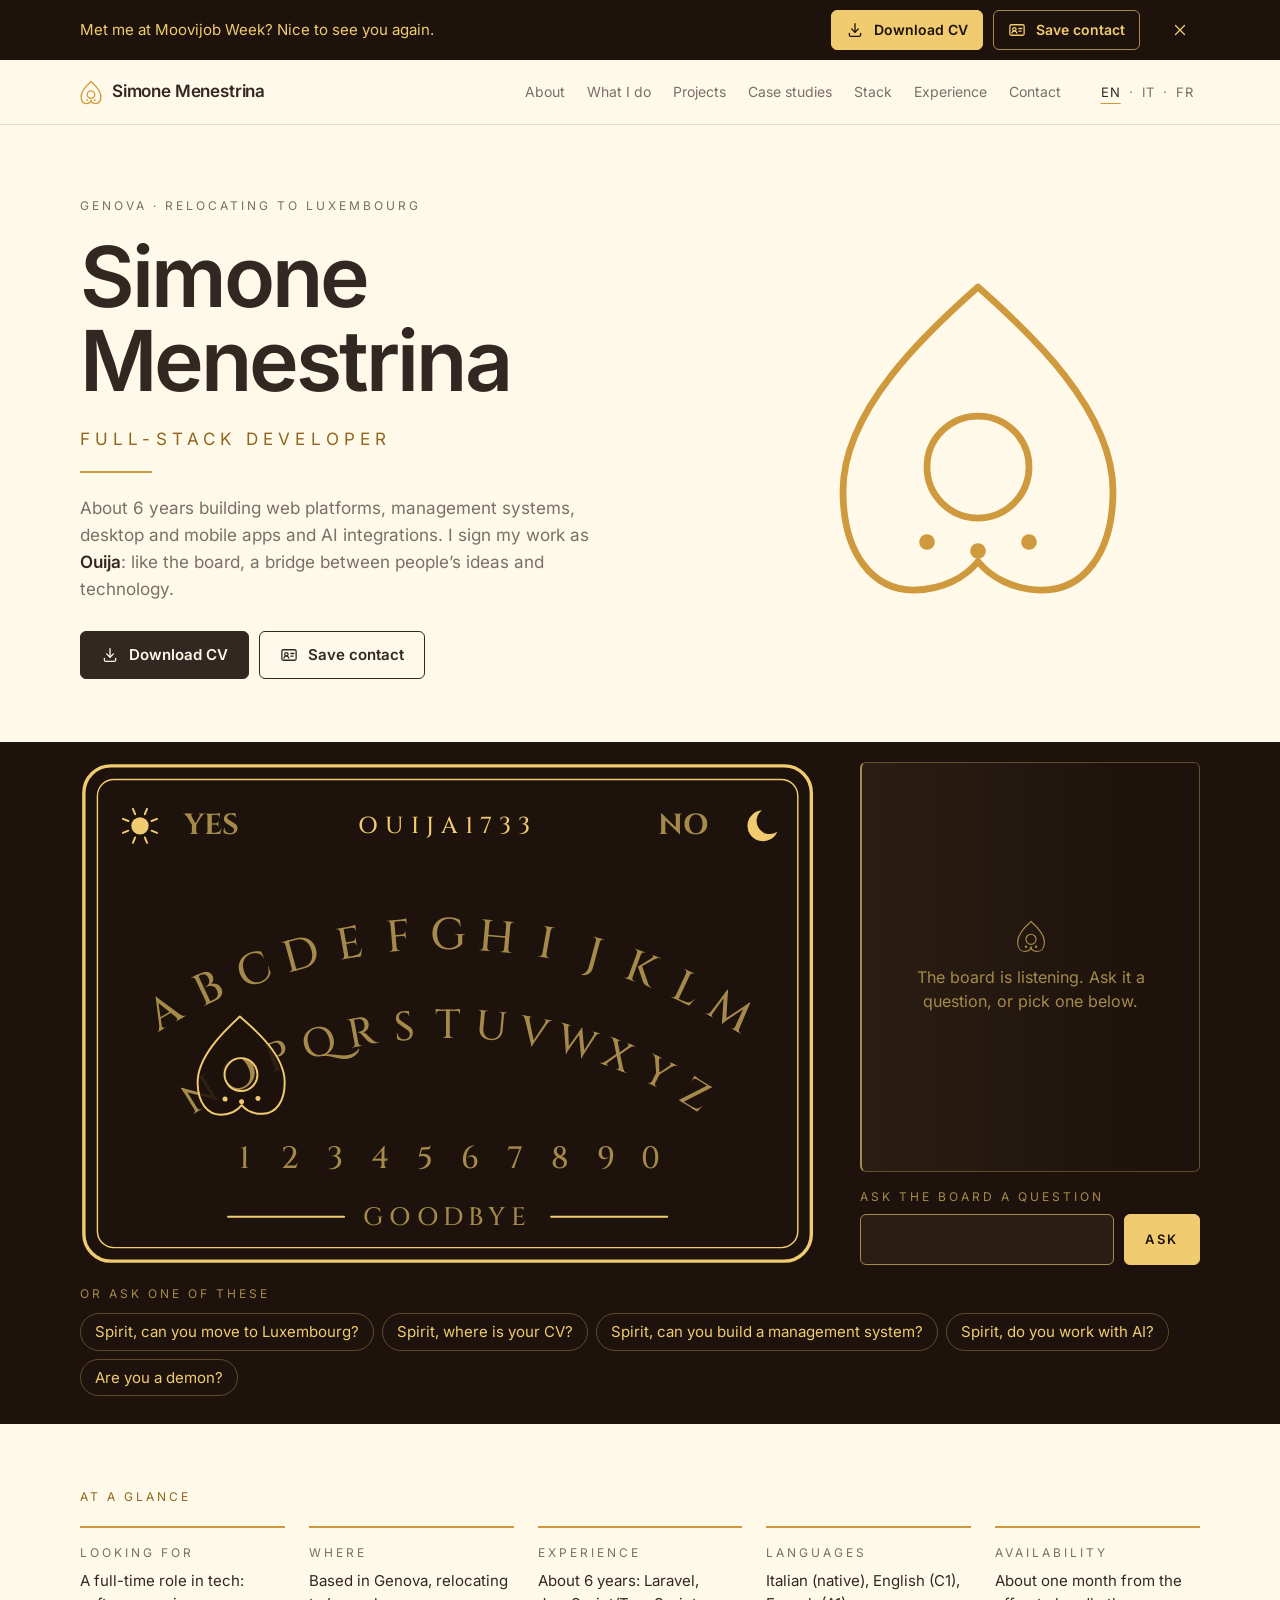
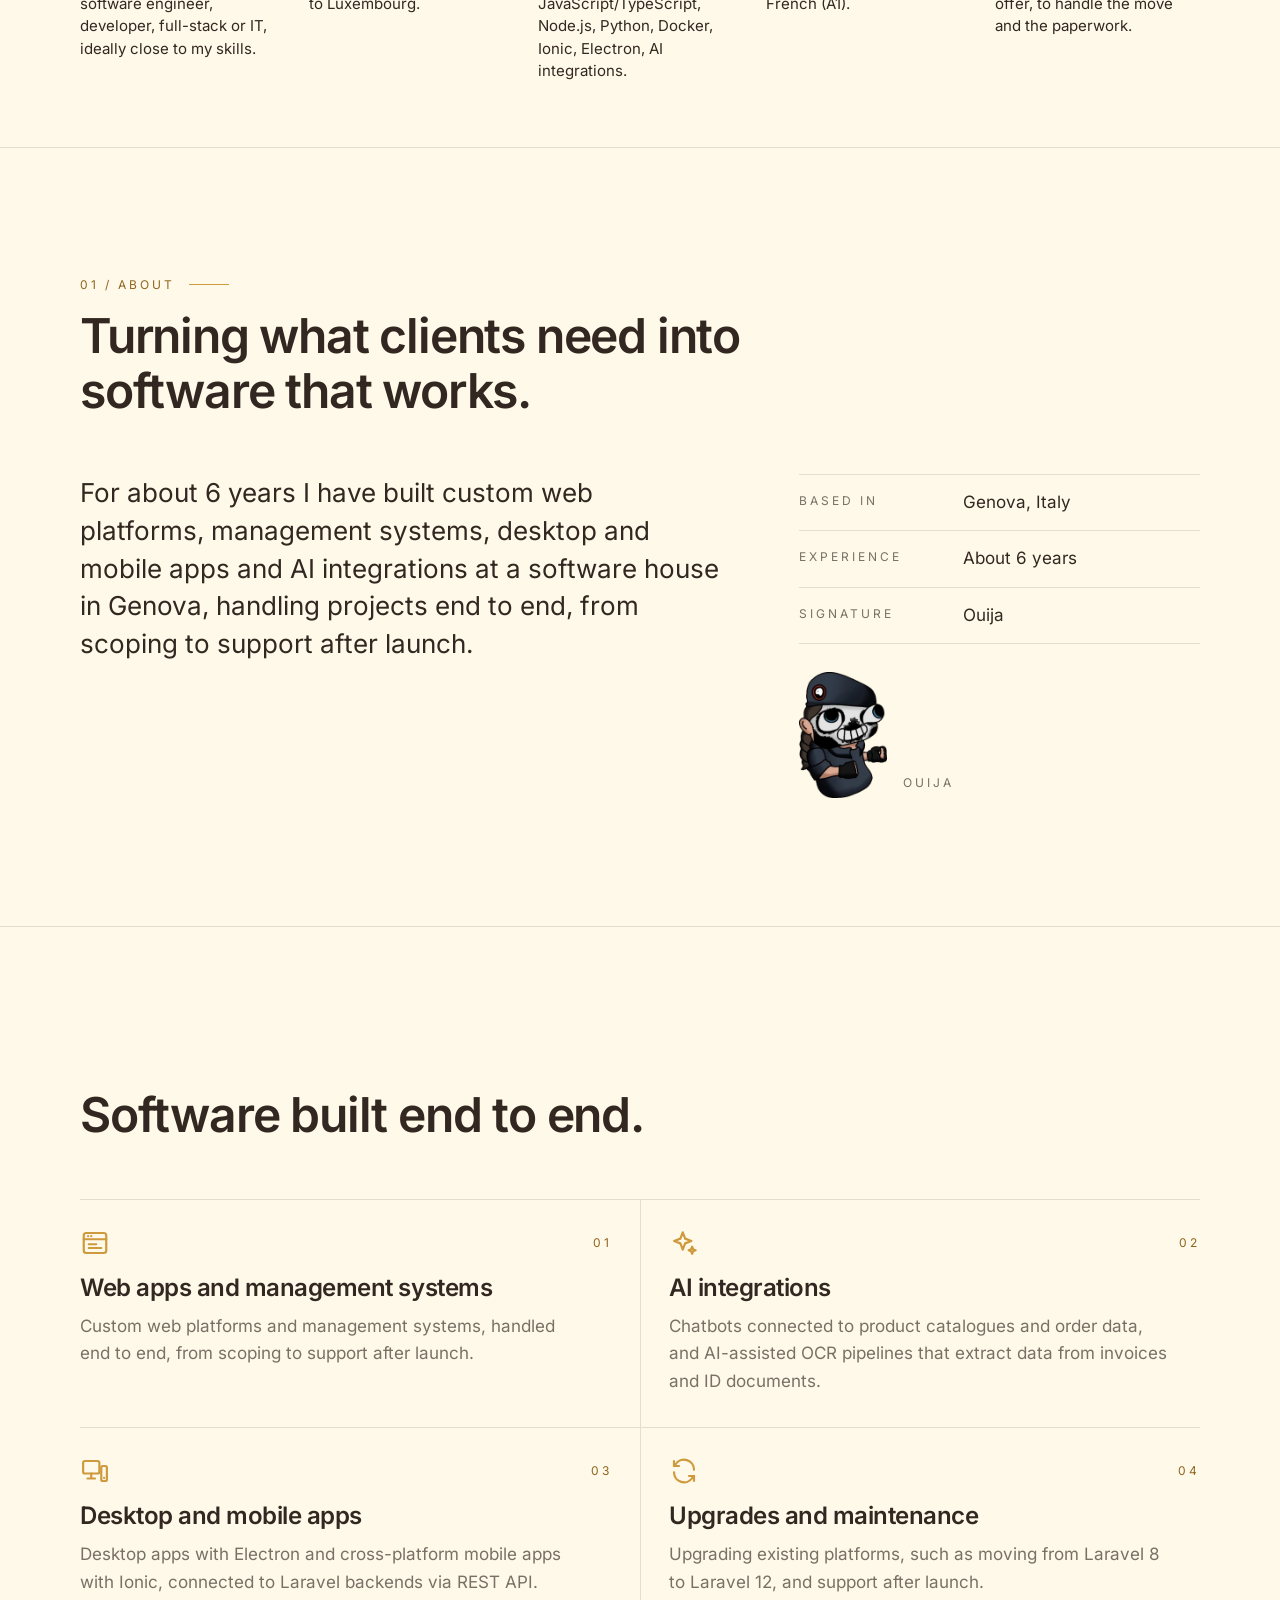
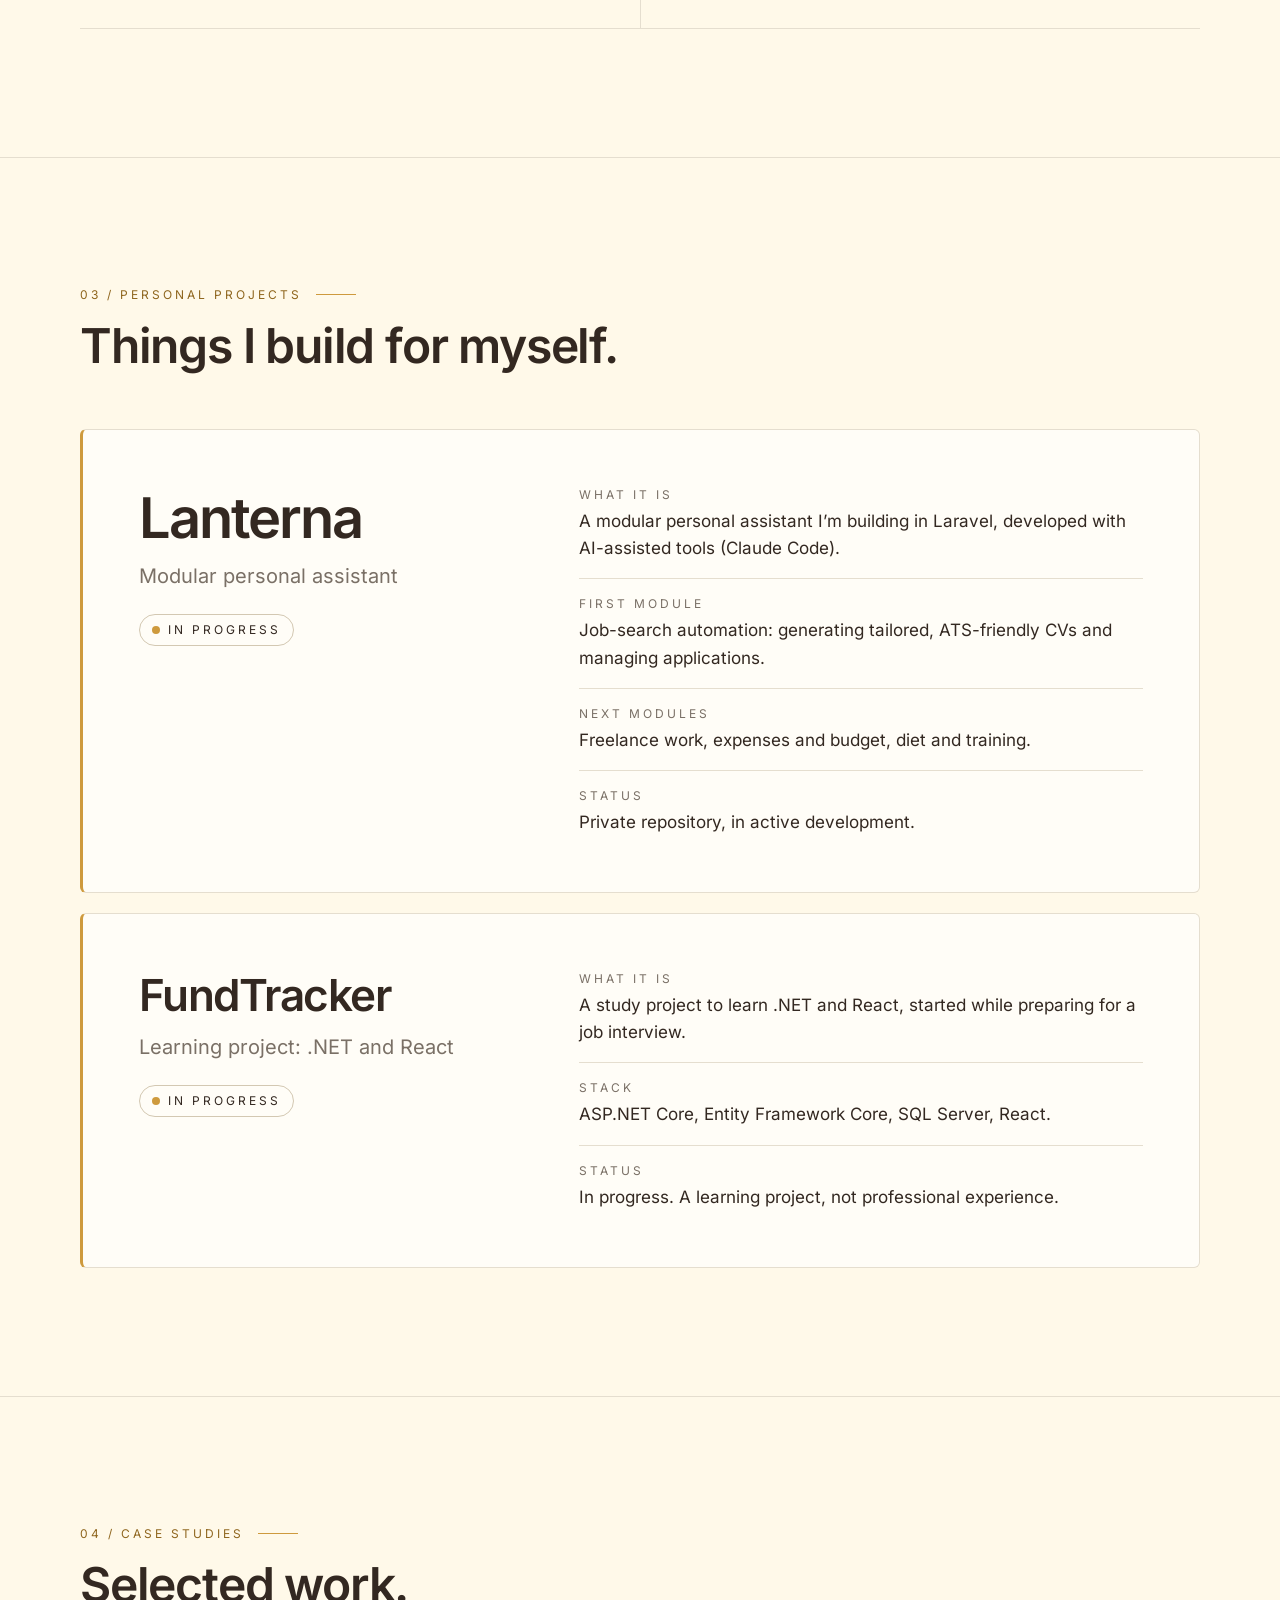
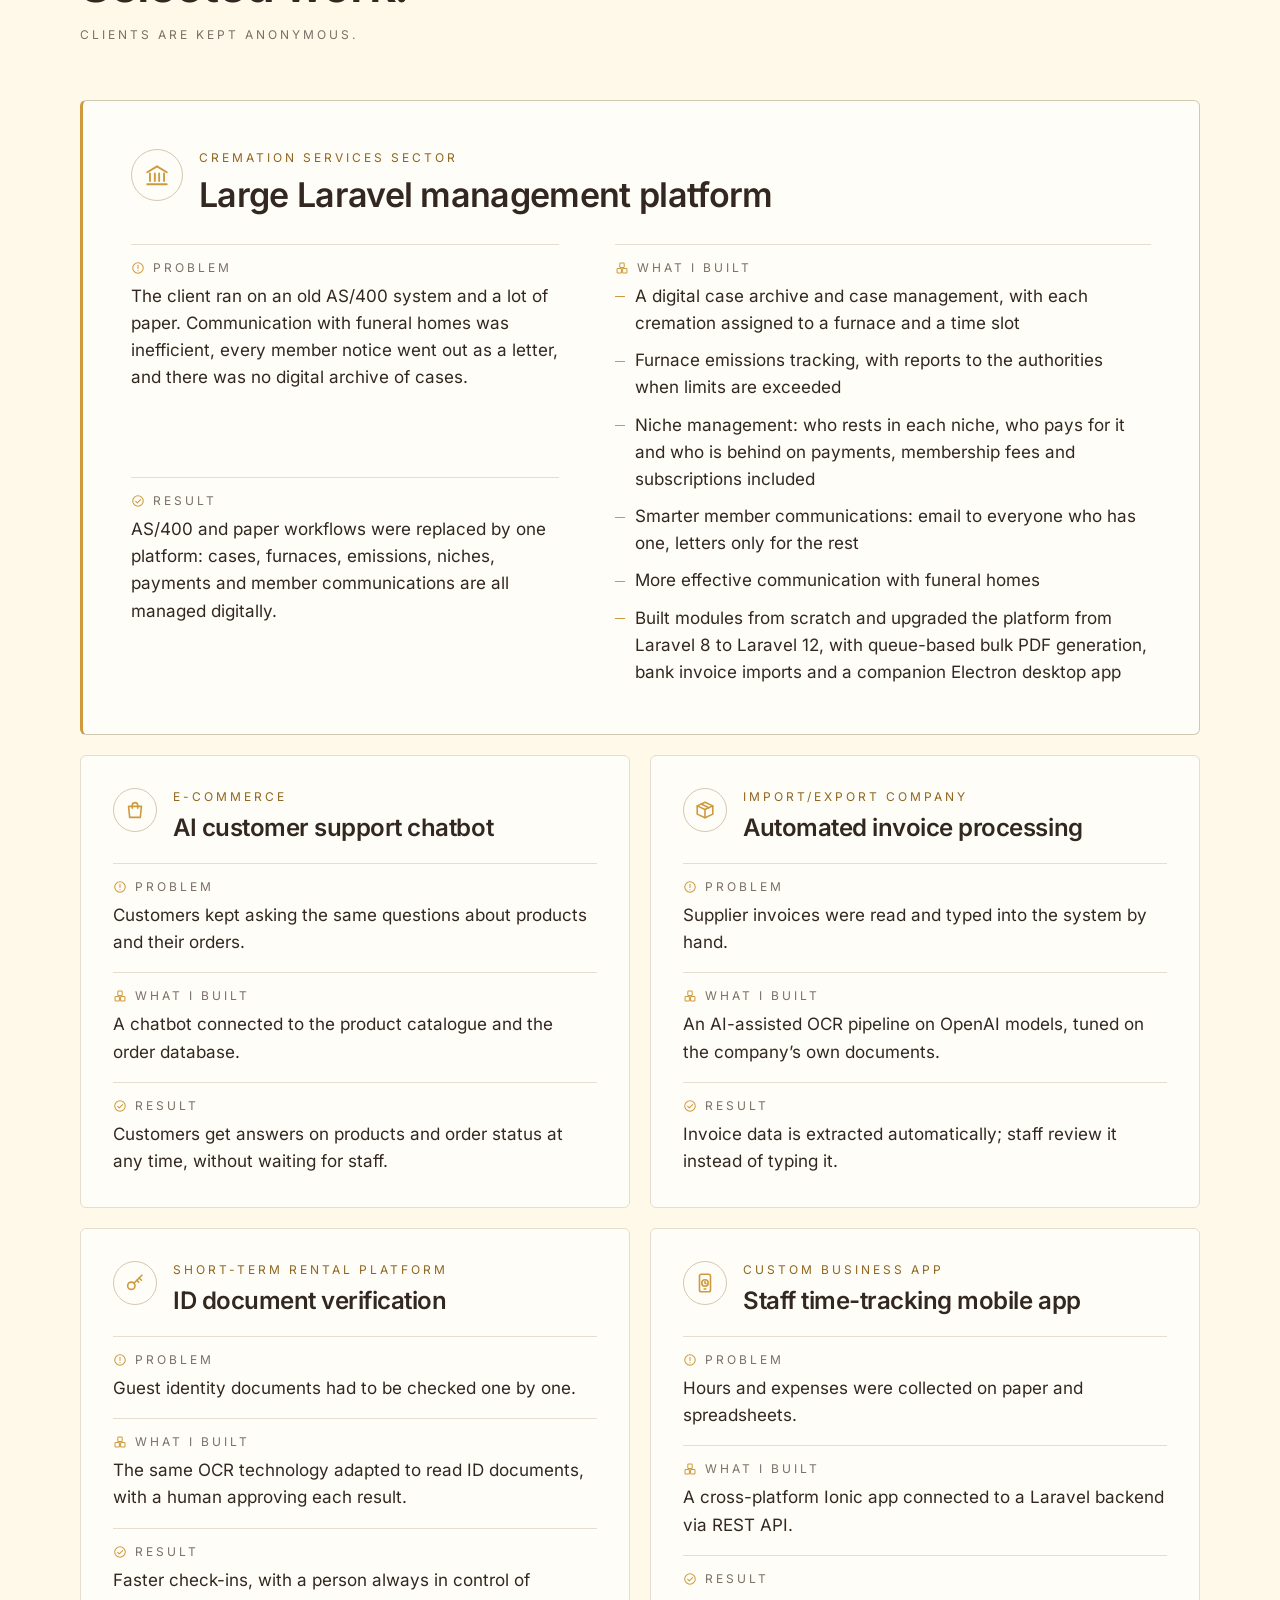
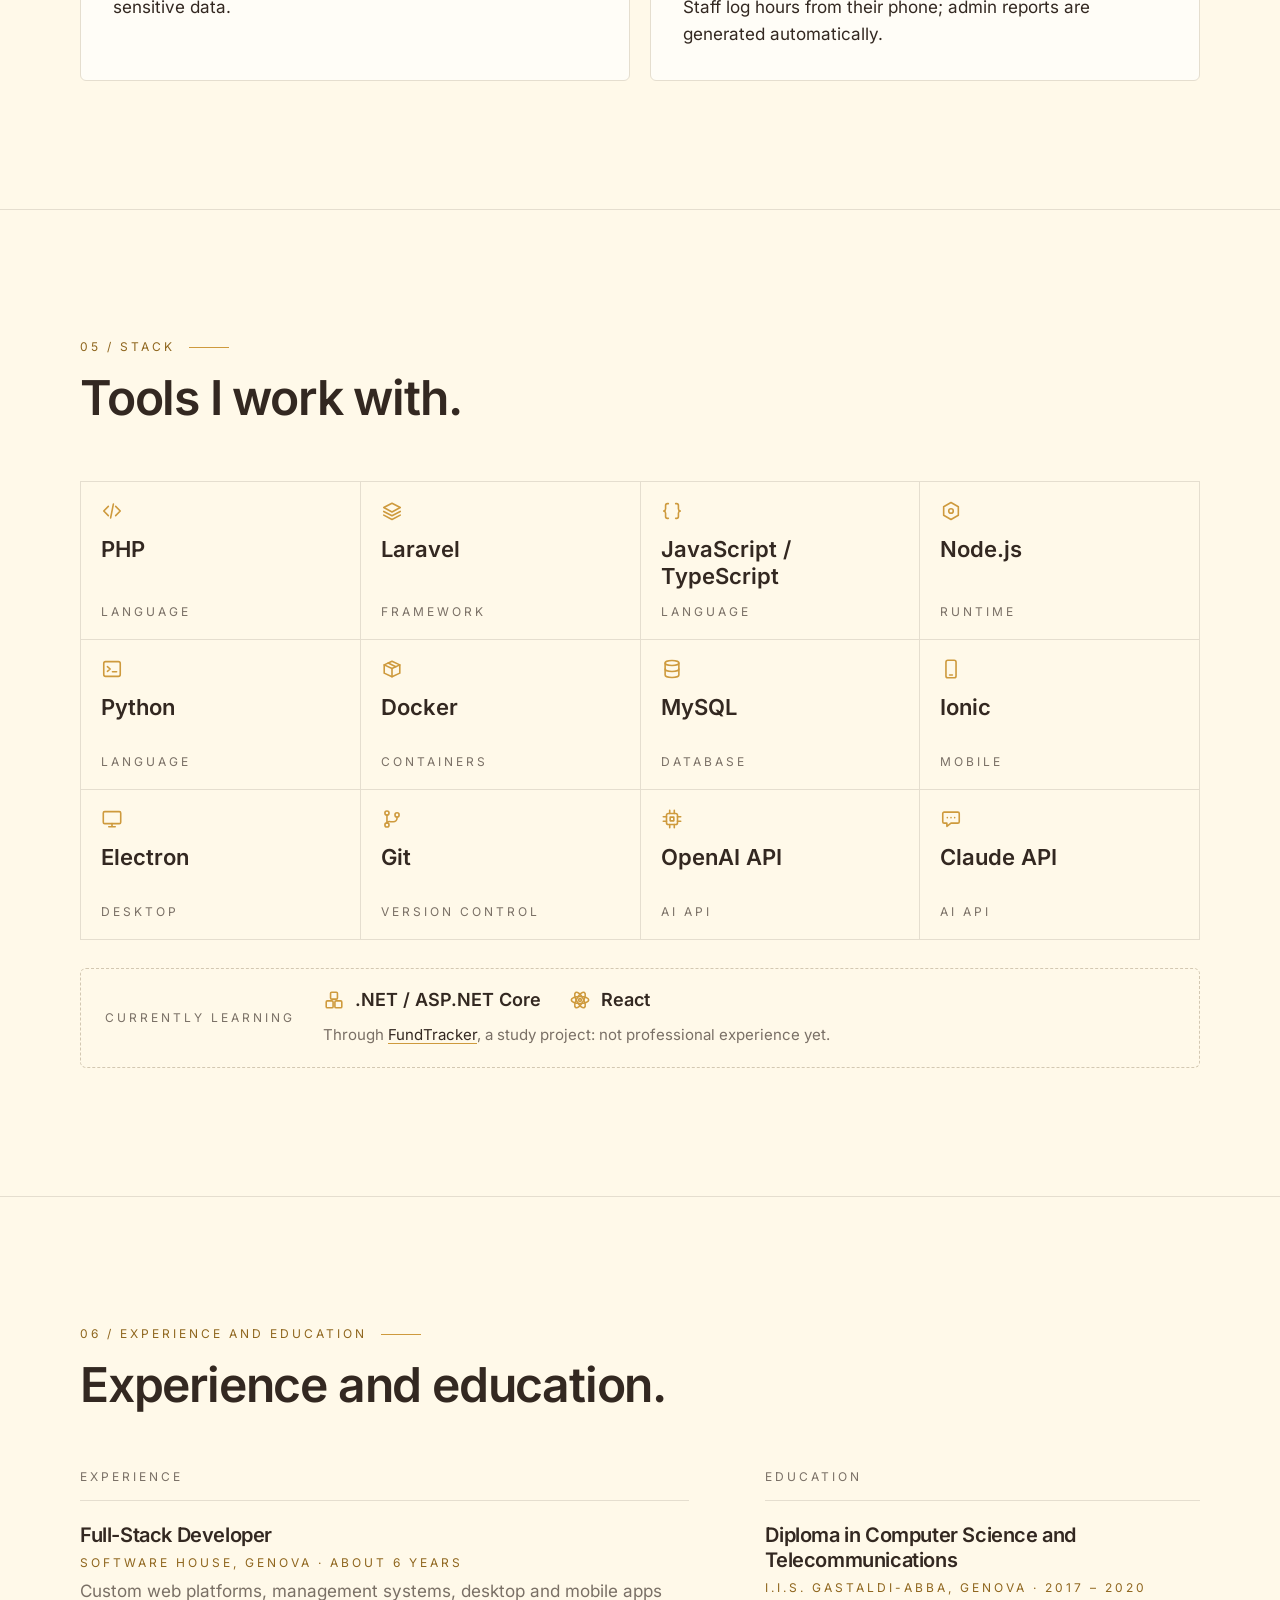
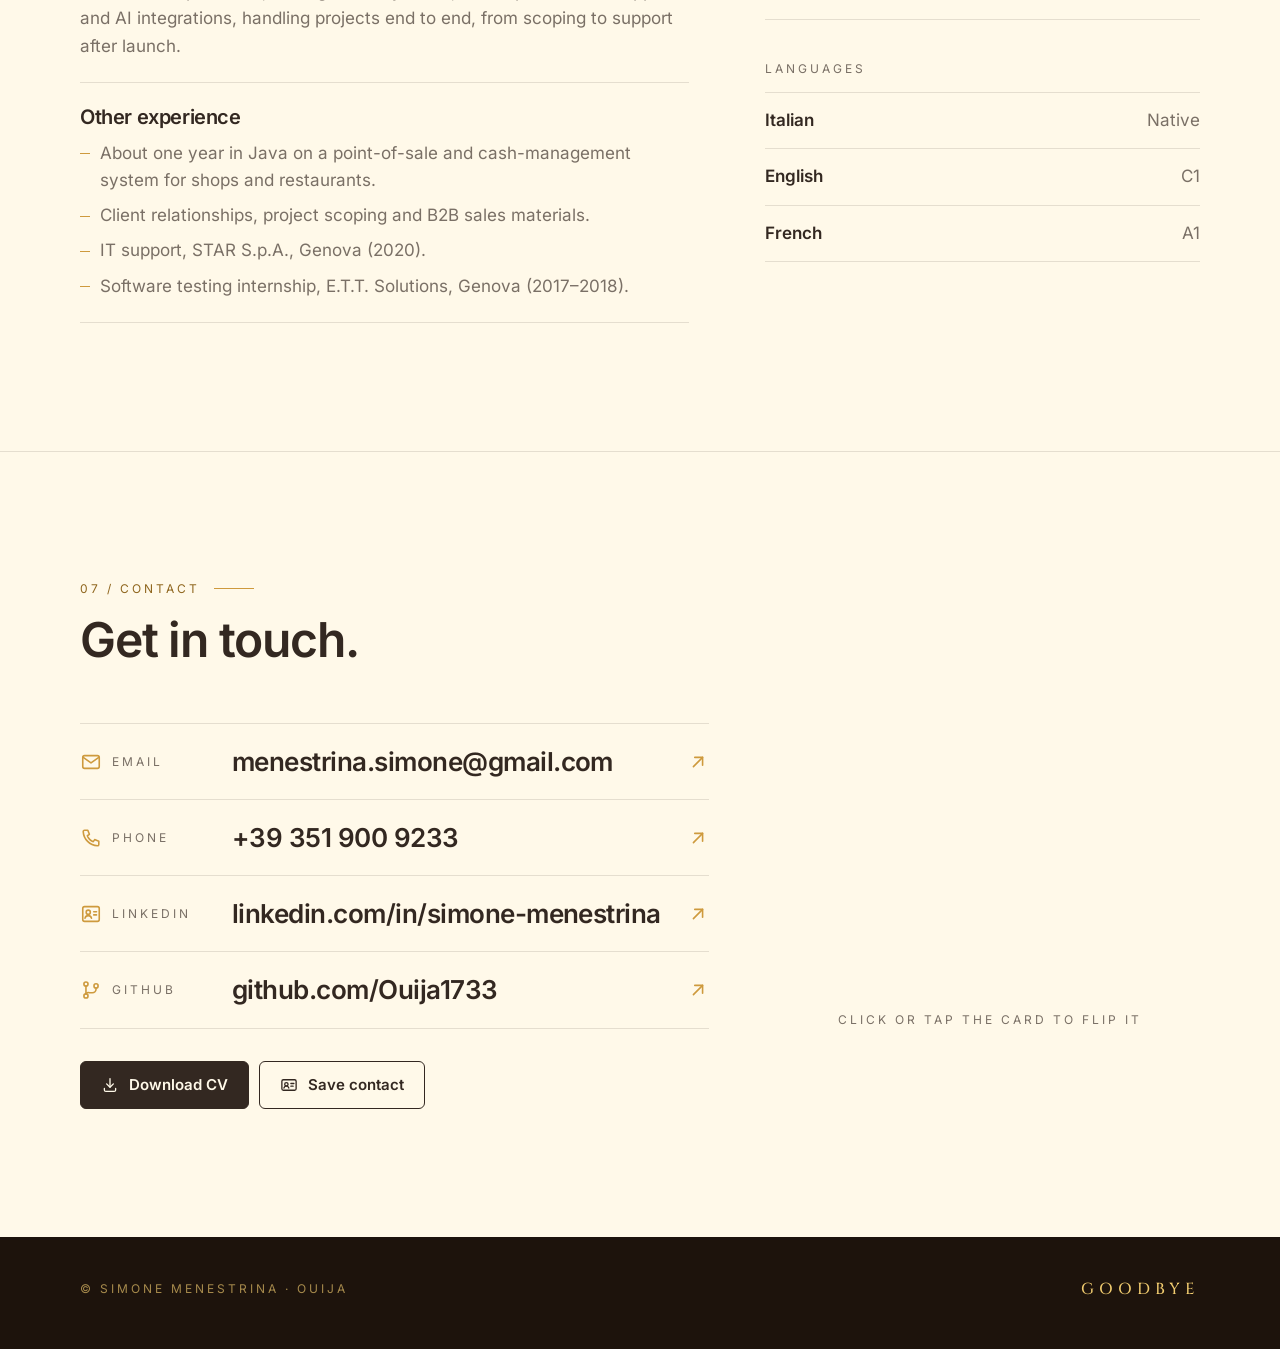
<file: index.html>
<!doctype html>
<html lang="en">
<head>
  <meta charset="utf-8">
  <meta name="viewport" content="width=device-width, initial-scale=1">
  <title>Simone Menestrina (Ouija) — Full-Stack Developer</title>
  <meta name="description" content="Simone Menestrina, aka Ouija: full-stack developer from Genova, relocating to Luxembourg, with about 6 years of experience in custom web platforms, management systems, desktop and mobile apps and AI integrations.">
  <meta name="author" content="Simone Menestrina">
  <meta name="theme-color" content="#FFF9E9">
  <link rel="canonical" href="https://ouija1733.github.io/">
  <link rel="alternate" hreflang="en" href="https://ouija1733.github.io/">
  <link rel="alternate" hreflang="it" href="https://ouija1733.github.io/it/">
  <link rel="alternate" hreflang="fr" href="https://ouija1733.github.io/fr/">
  <link rel="alternate" hreflang="x-default" href="https://ouija1733.github.io/">

  <meta property="og:type" content="website">
  <meta property="og:site_name" content="Simone Menestrina — Ouija">
  <meta property="og:title" content="Simone Menestrina (Ouija) — Full-Stack Developer">
  <meta property="og:description" content="Simone Menestrina, aka Ouija: full-stack developer from Genova, relocating to Luxembourg, with about 6 years of experience in custom web platforms, management systems, desktop and mobile apps and AI integrations.">
  <meta property="og:url" content="https://ouija1733.github.io/">
  <meta property="og:image" content="https://ouija1733.github.io/assets/og-image.png">
  <meta property="og:image:type" content="image/png">
  <meta property="og:image:width" content="1200">
  <meta property="og:image:height" content="630">
  <meta property="og:image:alt" content="Simone Menestrina, Full-Stack Developer, next to the back of the business card: a gold Ouija board on black.">
  <meta property="og:locale" content="en_US">
  <meta property="og:locale:alternate" content="it_IT">
  <meta property="og:locale:alternate" content="fr_FR">
  <meta name="twitter:card" content="summary_large_image">
  <meta name="twitter:image:alt" content="Simone Menestrina, Full-Stack Developer, next to the back of the business card: a gold Ouija board on black.">

  <link rel="icon" href="assets/favicon.svg" type="image/svg+xml">
  <link rel="apple-touch-icon" href="assets/apple-touch-icon.png">

  <link rel="preload" href="assets/fonts/inter-400.woff2" as="font" type="font/woff2" crossorigin>
  <link rel="preload" href="assets/fonts/inter-600.woff2" as="font" type="font/woff2" crossorigin>
  <link rel="stylesheet" href="assets/css/style.css">
  <script>
    /* Motion is opt-in: only with JS, only without reduced motion, and undone if main.js never runs. */
    (function (d) {
      d.classList.add("js");
      if (window.matchMedia && !matchMedia("(prefers-reduced-motion: reduce)").matches) {
        d.classList.add("motion");
        setTimeout(function () { if (!window.ouijaReady) d.classList.remove("motion"); }, 2500);
      }
    })(document.documentElement);
  </script>
  <script src="assets/js/main.js" defer></script>
</head>
<body>
  <a class="skip-link" href="#main">Skip to content</a>

  <aside class="moovi" id="moovi" aria-label="Moovijob Week" data-from="2026-11-10" data-to="2026-12-15" hidden>
    <div class="wrap moovi-inner">
      <p class="moovi-text">Met me at Moovijob Week? Nice to see you again.</p>
      <div class="actions moovi-actions"><a class="btn" href="assets/cv/simone-menestrina-cv-en.pdf" download><svg class="icon icon-sm" viewBox="0 0 24 24" fill="none" stroke="currentColor" stroke-width="1.75" stroke-linecap="round" stroke-linejoin="round" aria-hidden="true" focusable="false"><path d="M12 3.5v11"/><path d="M7.5 10.5 12 15l4.5-4.5"/><path d="M4.5 16.5v2a2 2 0 0 0 2 2h11a2 2 0 0 0 2-2v-2"/></svg>Download CV</a><a class="btn" href="assets/simone-menestrina.vcf"><svg class="icon icon-sm" viewBox="0 0 24 24" fill="none" stroke="currentColor" stroke-width="1.75" stroke-linecap="round" stroke-linejoin="round" aria-hidden="true" focusable="false"><rect x="2.5" y="5" width="19" height="14" rx="2"/><circle cx="8.5" cy="11" r="2.25"/><path d="M5.25 16a3.4 3.4 0 0 1 6.5 0"/><path d="M14.5 10h4M14.5 13.5h3"/></svg>Save contact</a></div>
      <button class="moovi-close" type="button" aria-label="Close"><svg class="icon icon-sm" viewBox="0 0 24 24" fill="none" stroke="currentColor" stroke-width="1.75" stroke-linecap="round" aria-hidden="true" focusable="false"><path d="M6 6l12 12M18 6 6 18"/></svg></button>
    </div>
  </aside>

  <header class="site-header">
    <div class="wrap header-inner">
      <a class="brand" href="#top"><svg class="brand-mark" viewBox="-50 -65 100 111" aria-hidden="true" focusable="false"><path class="pm-line" d="M0 -60C17 -45 45 -19 45 8C45 29 35 41 21.5 41C11.5 41 4 36.5 0 31.5C-4 36.5 -11.5 41 -21.5 41C-35 41 -45 29 -45 8C-45 -19 -17 -45 0 -60Z"/><circle class="pm-line" r="17"/><g class="pm-dots"><circle cx="-17" cy="25" r="2.6"/><circle cx="0" cy="28" r="2.6"/><circle cx="17" cy="25" r="2.6"/></g></svg>Simone Menestrina</a>

      <button class="nav-toggle" type="button" aria-expanded="false" aria-controls="site-nav">
        <span class="nav-toggle-icon" aria-hidden="true"></span>Menu
      </button>

      <nav class="site-nav" id="site-nav" aria-label="Main">
        <ul>
            <li><a href="#about">About</a></li>
            <li><a href="#services">What I do</a></li>
            <li><a href="#projects">Projects</a></li>
            <li><a href="#case-studies">Case studies</a></li>
            <li><a href="#stack">Stack</a></li>
            <li><a href="#experience">Experience</a></li>
            <li><a href="#contact">Contact</a></li>
        </ul>
      </nav>

      <nav class="lang-switch" aria-label="Language">
        <ul>
          <li><a href="./" hreflang="en" lang="en" aria-current="page">EN<span class="sr-only"> – English</span></a></li><li><a href="it/" hreflang="it" lang="it">IT<span class="sr-only"> – Italiano</span></a></li><li><a href="fr/" hreflang="fr" lang="fr">FR<span class="sr-only"> – Français</span></a></li>
        </ul>
      </nav>
    </div>
  </header>

  <main id="main" tabindex="-1">
    <section class="hero" id="top" aria-labelledby="hero-name">
      <div class="wrap">
        <div class="hero-grid">
          <div>
            <p class="hero-kicker caps" data-reveal>Genova · Relocating to Luxembourg</p>
            <h1 class="hero-name" id="hero-name" data-reveal style="--d: 90ms">Simone <br>Menestrina</h1>
            <p class="hero-role caps" data-reveal style="--d: 180ms">Full-Stack Developer</p>
            <p class="hero-bridge" data-reveal style="--d: 270ms">About 6 years building web platforms, management systems, desktop and mobile apps and AI integrations. I sign my work as <strong>Ouija</strong>: like the board, a bridge between people’s ideas and technology.</p>
            <p class="print-contacts">menestrina.simone@gmail.com · +39 351 900 9233 · linkedin.com/in/simone-menestrina · github.com/Ouija1733 · ouija1733.github.io</p>
            <div class="actions hero-actions"><a class="btn" href="assets/cv/simone-menestrina-cv-en.pdf" download><svg class="icon icon-sm" viewBox="0 0 24 24" fill="none" stroke="currentColor" stroke-width="1.75" stroke-linecap="round" stroke-linejoin="round" aria-hidden="true" focusable="false"><path d="M12 3.5v11"/><path d="M7.5 10.5 12 15l4.5-4.5"/><path d="M4.5 16.5v2a2 2 0 0 0 2 2h11a2 2 0 0 0 2-2v-2"/></svg>Download CV</a><a class="btn" href="assets/simone-menestrina.vcf"><svg class="icon icon-sm" viewBox="0 0 24 24" fill="none" stroke="currentColor" stroke-width="1.75" stroke-linecap="round" stroke-linejoin="round" aria-hidden="true" focusable="false"><rect x="2.5" y="5" width="19" height="14" rx="2"/><circle cx="8.5" cy="11" r="2.25"/><path d="M5.25 16a3.4 3.4 0 0 1 6.5 0"/><path d="M14.5 10h4M14.5 13.5h3"/></svg>Save contact</a></div>
          </div>

          <div class="hero-mark"><svg class="hero-planchette" viewBox="-50 -65 100 111" aria-hidden="true" focusable="false"><path class="pm-line" d="M0 -60C17 -45 45 -19 45 8C45 29 35 41 21.5 41C11.5 41 4 36.5 0 31.5C-4 36.5 -11.5 41 -21.5 41C-35 41 -45 29 -45 8C-45 -19 -17 -45 0 -60Z"/><circle class="pm-line" r="17"/><g class="pm-dots"><circle cx="-17" cy="25" r="2.6"/><circle cx="0" cy="28" r="2.6"/><circle cx="17" cy="25" r="2.6"/></g></svg></div>
        </div>
      </div>
    </section>

    <section class="board-section" id="board" aria-label="Ask the board a question">
      <div class="wrap">
        <div class="board">
          <svg class="board-svg" viewBox="0 0 760 520" role="img" aria-labelledby="board-title" data-rest-x="380" data-rest-y="346">
            <title id="board-title">Ouija board with the alphabet, the numbers, YES, NO and GOODBYE</title>
            <defs>
              <filter id="bd-glow" x="-60%" y="-60%" width="220%" height="220%">
                <feGaussianBlur in="SourceGraphic" stdDeviation="2.6" result="blur"/>
                <feComponentTransfer in="blur" result="soft"><feFuncA type="linear" slope="0.6"/></feComponentTransfer>
                <feMerge><feMergeNode in="soft"/><feMergeNode in="SourceGraphic"/></feMerge>
              </filter>
              <clipPath id="pl-window"><circle r="17" cx="0" cy="0"/></clipPath>
            </defs>
            <rect class="bd-face" x="4" y="4" width="752" height="512" rx="28"/>
            <rect class="bd-inner" x="18" y="18" width="724" height="484" rx="17"/>
            <g class="bd-ornament">
              <circle class="bd-fill" cx="62" cy="66" r="9"/><path d="M74.0 71.0L79.6 73.3"/><path d="M67.0 78.0L69.3 83.6"/><path d="M57.0 78.0L54.7 83.6"/><path d="M50.0 71.0L44.4 73.3"/><path d="M50.0 61.0L44.4 58.7"/><path d="M57.0 54.0L54.7 48.4"/><path d="M67.0 54.0L69.3 48.4"/><path d="M74.0 61.0L79.6 58.7"/>
              <path class="bd-fill" d="M705.1 50A16 16 0 1 0 720.8 72A13.5 13.5 0 1 1 705.1 50Z"/>
              <path d="M153 470H273M487 470H607"/>
            </g>
            <text class="bd-title" x="380" y="66">OUIJA1733</text>
            <g id="bd-glyphs" class="bd-glyphs">
              <g class="glyph keep" data-ch="A" data-x="88.0" data-y="258.9" style="font-size:46px"><text class="g-base" x="88.0" y="258.9" transform="rotate(-30.23 88.0 258.9)">A</text><text class="g-lit" x="88.0" y="258.9" transform="rotate(-30.23 88.0 258.9)" filter="url(#bd-glow)">A</text></g><g class="glyph" data-ch="B" data-x="133.1" data-y="235.2" style="font-size:46px"><text class="g-base" x="133.1" y="235.2" transform="rotate(-25.19 133.1 235.2)">B</text><text class="g-lit" x="133.1" y="235.2" transform="rotate(-25.19 133.1 235.2)" filter="url(#bd-glow)">B</text></g><g class="glyph" data-ch="C" data-x="180.2" data-y="215.5" style="font-size:46px"><text class="g-base" x="180.2" y="215.5" transform="rotate(-20.15 180.2 215.5)">C</text><text class="g-lit" x="180.2" y="215.5" transform="rotate(-20.15 180.2 215.5)" filter="url(#bd-glow)">C</text></g><g class="glyph" data-ch="D" data-x="228.8" data-y="200.1" style="font-size:46px"><text class="g-base" x="228.8" y="200.1" transform="rotate(-15.11 228.8 200.1)">D</text><text class="g-lit" x="228.8" y="200.1" transform="rotate(-15.11 228.8 200.1)" filter="url(#bd-glow)">D</text></g><g class="glyph" data-ch="E" data-x="278.5" data-y="188.9" style="font-size:46px"><text class="g-base" x="278.5" y="188.9" transform="rotate(-10.08 278.5 188.9)">E</text><text class="g-lit" x="278.5" y="188.9" transform="rotate(-10.08 278.5 188.9)" filter="url(#bd-glow)">E</text></g><g class="glyph" data-ch="F" data-x="329.1" data-y="182.2" style="font-size:46px"><text class="g-base" x="329.1" y="182.2" transform="rotate(-5.04 329.1 182.2)">F</text><text class="g-lit" x="329.1" y="182.2" transform="rotate(-5.04 329.1 182.2)" filter="url(#bd-glow)">F</text></g><g class="glyph" data-ch="G" data-x="380.0" data-y="180.0" style="font-size:46px"><text class="g-base" x="380.0" y="180.0">G</text><text class="g-lit" x="380.0" y="180.0" filter="url(#bd-glow)">G</text></g><g class="glyph" data-ch="H" data-x="430.9" data-y="182.2" style="font-size:46px"><text class="g-base" x="430.9" y="182.2" transform="rotate(5.04 430.9 182.2)">H</text><text class="g-lit" x="430.9" y="182.2" transform="rotate(5.04 430.9 182.2)" filter="url(#bd-glow)">H</text></g><g class="glyph keep" data-ch="I" data-x="481.5" data-y="188.9" style="font-size:46px"><text class="g-base" x="481.5" y="188.9" transform="rotate(10.08 481.5 188.9)">I</text><text class="g-lit" x="481.5" y="188.9" transform="rotate(10.08 481.5 188.9)" filter="url(#bd-glow)">I</text></g><g class="glyph keep" data-ch="J" data-x="531.2" data-y="200.1" style="font-size:46px"><text class="g-base" x="531.2" y="200.1" transform="rotate(15.11 531.2 200.1)">J</text><text class="g-lit" x="531.2" y="200.1" transform="rotate(15.11 531.2 200.1)" filter="url(#bd-glow)">J</text></g><g class="glyph" data-ch="K" data-x="579.8" data-y="215.5" style="font-size:46px"><text class="g-base" x="579.8" y="215.5" transform="rotate(20.15 579.8 215.5)">K</text><text class="g-lit" x="579.8" y="215.5" transform="rotate(20.15 579.8 215.5)" filter="url(#bd-glow)">K</text></g><g class="glyph" data-ch="L" data-x="626.9" data-y="235.2" style="font-size:46px"><text class="g-base" x="626.9" y="235.2" transform="rotate(25.19 626.9 235.2)">L</text><text class="g-lit" x="626.9" y="235.2" transform="rotate(25.19 626.9 235.2)" filter="url(#bd-glow)">L</text></g><g class="glyph" data-ch="M" data-x="672.0" data-y="258.9" style="font-size:46px"><text class="g-base" x="672.0" y="258.9" transform="rotate(30.23 672.0 258.9)">M</text><text class="g-lit" x="672.0" y="258.9" transform="rotate(30.23 672.0 258.9)" filter="url(#bd-glow)">M</text></g><g class="glyph" data-ch="N" data-x="124.0" data-y="344.5" style="font-size:42px"><text class="g-base" x="124.0" y="344.5" transform="rotate(-31.64 124.0 344.5)">N</text><text class="g-lit" x="124.0" y="344.5" transform="rotate(-31.64 124.0 344.5)" filter="url(#bd-glow)">N</text></g><g class="glyph keep" data-ch="O" data-x="163.3" data-y="322.8" style="font-size:42px"><text class="g-base" x="163.3" y="322.8" transform="rotate(-26.37 163.3 322.8)">O</text><text class="g-lit" x="163.3" y="322.8" transform="rotate(-26.37 163.3 322.8)" filter="url(#bd-glow)">O</text></g><g class="glyph" data-ch="P" data-x="204.4" data-y="304.7" style="font-size:42px"><text class="g-base" x="204.4" y="304.7" transform="rotate(-21.09 204.4 304.7)">P</text><text class="g-lit" x="204.4" y="304.7" transform="rotate(-21.09 204.4 304.7)" filter="url(#bd-glow)">P</text></g><g class="glyph" data-ch="Q" data-x="247.0" data-y="290.5" style="font-size:42px"><text class="g-base" x="247.0" y="290.5" transform="rotate(-15.82 247.0 290.5)">Q</text><text class="g-lit" x="247.0" y="290.5" transform="rotate(-15.82 247.0 290.5)" filter="url(#bd-glow)">Q</text></g><g class="glyph" data-ch="R" data-x="290.7" data-y="280.2" style="font-size:42px"><text class="g-base" x="290.7" y="280.2" transform="rotate(-10.55 290.7 280.2)">R</text><text class="g-lit" x="290.7" y="280.2" transform="rotate(-10.55 290.7 280.2)" filter="url(#bd-glow)">R</text></g><g class="glyph" data-ch="S" data-x="335.1" data-y="274.1" style="font-size:42px"><text class="g-base" x="335.1" y="274.1" transform="rotate(-5.27 335.1 274.1)">S</text><text class="g-lit" x="335.1" y="274.1" transform="rotate(-5.27 335.1 274.1)" filter="url(#bd-glow)">S</text></g><g class="glyph" data-ch="T" data-x="380.0" data-y="272.0" style="font-size:42px"><text class="g-base" x="380.0" y="272.0">T</text><text class="g-lit" x="380.0" y="272.0" filter="url(#bd-glow)">T</text></g><g class="glyph keep" data-ch="U" data-x="424.9" data-y="274.1" style="font-size:42px"><text class="g-base" x="424.9" y="274.1" transform="rotate(5.27 424.9 274.1)">U</text><text class="g-lit" x="424.9" y="274.1" transform="rotate(5.27 424.9 274.1)" filter="url(#bd-glow)">U</text></g><g class="glyph" data-ch="V" data-x="469.3" data-y="280.2" style="font-size:42px"><text class="g-base" x="469.3" y="280.2" transform="rotate(10.55 469.3 280.2)">V</text><text class="g-lit" x="469.3" y="280.2" transform="rotate(10.55 469.3 280.2)" filter="url(#bd-glow)">V</text></g><g class="glyph" data-ch="W" data-x="513.0" data-y="290.5" style="font-size:42px"><text class="g-base" x="513.0" y="290.5" transform="rotate(15.82 513.0 290.5)">W</text><text class="g-lit" x="513.0" y="290.5" transform="rotate(15.82 513.0 290.5)" filter="url(#bd-glow)">W</text></g><g class="glyph" data-ch="X" data-x="555.6" data-y="304.7" style="font-size:42px"><text class="g-base" x="555.6" y="304.7" transform="rotate(21.09 555.6 304.7)">X</text><text class="g-lit" x="555.6" y="304.7" transform="rotate(21.09 555.6 304.7)" filter="url(#bd-glow)">X</text></g><g class="glyph" data-ch="Y" data-x="596.7" data-y="322.8" style="font-size:42px"><text class="g-base" x="596.7" y="322.8" transform="rotate(26.37 596.7 322.8)">Y</text><text class="g-lit" x="596.7" y="322.8" transform="rotate(26.37 596.7 322.8)" filter="url(#bd-glow)">Y</text></g><g class="glyph" data-ch="Z" data-x="636.0" data-y="344.5" style="font-size:42px"><text class="g-base" x="636.0" y="344.5" transform="rotate(31.64 636.0 344.5)">Z</text><text class="g-lit" x="636.0" y="344.5" transform="rotate(31.64 636.0 344.5)" filter="url(#bd-glow)">Z</text></g><g class="glyph" data-ch="1" data-x="170.0" data-y="410.0" style="font-size:32px"><text class="g-base" x="170.0" y="410.0">1</text><text class="g-lit" x="170.0" y="410.0" filter="url(#bd-glow)">1</text></g><g class="glyph" data-ch="2" data-x="216.7" data-y="410.0" style="font-size:32px"><text class="g-base" x="216.7" y="410.0">2</text><text class="g-lit" x="216.7" y="410.0" filter="url(#bd-glow)">2</text></g><g class="glyph" data-ch="3" data-x="263.3" data-y="410.0" style="font-size:32px"><text class="g-base" x="263.3" y="410.0">3</text><text class="g-lit" x="263.3" y="410.0" filter="url(#bd-glow)">3</text></g><g class="glyph" data-ch="4" data-x="310.0" data-y="410.0" style="font-size:32px"><text class="g-base" x="310.0" y="410.0">4</text><text class="g-lit" x="310.0" y="410.0" filter="url(#bd-glow)">4</text></g><g class="glyph" data-ch="5" data-x="356.7" data-y="410.0" style="font-size:32px"><text class="g-base" x="356.7" y="410.0">5</text><text class="g-lit" x="356.7" y="410.0" filter="url(#bd-glow)">5</text></g><g class="glyph" data-ch="6" data-x="403.3" data-y="410.0" style="font-size:32px"><text class="g-base" x="403.3" y="410.0">6</text><text class="g-lit" x="403.3" y="410.0" filter="url(#bd-glow)">6</text></g><g class="glyph" data-ch="7" data-x="450.0" data-y="410.0" style="font-size:32px"><text class="g-base" x="450.0" y="410.0">7</text><text class="g-lit" x="450.0" y="410.0" filter="url(#bd-glow)">7</text></g><g class="glyph" data-ch="8" data-x="496.7" data-y="410.0" style="font-size:32px"><text class="g-base" x="496.7" y="410.0">8</text><text class="g-lit" x="496.7" y="410.0" filter="url(#bd-glow)">8</text></g><g class="glyph" data-ch="9" data-x="543.3" data-y="410.0" style="font-size:32px"><text class="g-base" x="543.3" y="410.0">9</text><text class="g-lit" x="543.3" y="410.0" filter="url(#bd-glow)">9</text></g><g class="glyph" data-ch="0" data-x="590.0" data-y="410.0" style="font-size:32px"><text class="g-base" x="590.0" y="410.0">0</text><text class="g-lit" x="590.0" y="410.0" filter="url(#bd-glow)">0</text></g><g class="glyph" data-ch="YES" data-x="136.0" data-y="66.0" style="font-size:30px"><text class="g-base" x="136.0" y="66.0">YES</text><text class="g-lit" x="136.0" y="66.0" filter="url(#bd-glow)">YES</text></g><g class="glyph" data-ch="NO" data-x="624.0" data-y="66.0" style="font-size:30px"><text class="g-base" x="624.0" y="66.0">NO</text><text class="g-lit" x="624.0" y="66.0" filter="url(#bd-glow)">NO</text></g><g class="glyph" data-ch="GOODBYE" data-x="380.0" data-y="470.0" style="font-size:26px"><text class="g-base" x="380.0" y="470.0">GOODBYE</text><text class="g-lit" x="380.0" y="470.0" filter="url(#bd-glow)">GOODBYE</text></g>
            </g>
            <g class="pl-trail" aria-hidden="true"><circle r="4.0" cx="0" cy="0"/><circle r="3.6" cx="0" cy="0"/><circle r="3.2" cx="0" cy="0"/><circle r="2.8" cx="0" cy="0"/><circle r="2.4" cx="0" cy="0"/><circle r="2.0" cx="0" cy="0"/><circle r="1.6" cx="0" cy="0"/></g>
            <g class="pl" transform="translate(380 346)">
              <g class="pl-body">
                <path class="pl-shape" d="M0 -60C17 -45 45 -19 45 8C45 29 35 41 21.5 41C11.5 41 4 36.5 0 31.5C-4 36.5 -11.5 41 -21.5 41C-35 41 -45 29 -45 8C-45 -19 -17 -45 0 -60Z"/>
                <g class="pl-dots"><circle cx="-17" cy="25" r="2.6"/><circle cx="0" cy="28" r="2.6"/><circle cx="17" cy="25" r="2.6"/></g>
              </g>
              <g clip-path="url(#pl-window)">
                <circle class="pl-glass" r="17"/>
                <g class="pl-lens" transform="scale(1.2) translate(-380 -346)"><use href="#bd-glyphs"/></g>
              </g>
              <circle class="pl-ring" r="17"/>
            </g>
          </svg>

          <div class="ask-answer" id="ask-answer" aria-live="polite"><p class="ask-idle">The board is listening. Ask it a question, or pick one below.</p></div>

          <form class="ask" id="ask" autocomplete="off" data-faq="{&quot;topics&quot;: [{&quot;id&quot;: &quot;job&quot;, &quot;word&quot;: &quot;FULL TIME&quot;, &quot;text&quot;: &quot;A full-time role in tech: software engineer, developer, full-stack or IT, ideally close to what I already do.&quot;, &quot;keywords&quot;: [&quot;looking for&quot;, &quot;seeking&quot;, &quot;search*&quot;, &quot;job*&quot;, &quot;role*&quot;, &quot;position*&quot;, &quot;opportunit*&quot;, &quot;vacanc*&quot;, &quot;full time&quot;, &quot;fulltime&quot;, &quot;part time&quot;, &quot;career&quot;, &quot;open to&quot;, &quot;hire&quot;, &quot;hiring&quot;, &quot;employ*&quot;, &quot;recruit*&quot;]}, {&quot;id&quot;: &quot;relocate&quot;, &quot;word&quot;: &quot;YES&quot;, &quot;text&quot;: &quot;Yes: I’m relocating to Luxembourg, and that’s exactly why I’m looking for work there.&quot;, &quot;keywords&quot;: [&quot;luxembourg*&quot;, &quot;luxemburg*&quot;, &quot;lux&quot;, &quot;relocat*&quot;, &quot;move&quot;, &quot;moving&quot;, &quot;move to&quot;, &quot;abroad&quot;, &quot;border&quot;, &quot;cross border&quot;, &quot;frontalier*&quot;]}, {&quot;id&quot;: &quot;cv&quot;, &quot;word&quot;: &quot;CV&quot;, &quot;text&quot;: &quot;Right at the top of the page, next to Save contact.&quot;, &quot;keywords&quot;: [&quot;cv&quot;, &quot;cvs&quot;, &quot;resume*&quot;, &quot;curriculum*&quot;]}, {&quot;id&quot;: &quot;availability&quot;, &quot;word&quot;: &quot;1 MONTH&quot;, &quot;text&quot;: &quot;About one month from the offer, to handle the move and the paperwork.&quot;, &quot;keywords&quot;: [&quot;availab*&quot;, &quot;notice&quot;, &quot;notice period&quot;, &quot;start*&quot;, &quot;join*&quot;, &quot;begin*&quot;, &quot;how soon&quot;, &quot;when can you&quot;]}, {&quot;id&quot;: &quot;french&quot;, &quot;word&quot;: &quot;A1&quot;, &quot;text&quot;: &quot;Un peu! French A1 for now. Italian is my native language and my English is C1.&quot;, &quot;keywords&quot;: [&quot;french&quot;, &quot;francais&quot;, &quot;parlez vous&quot;, &quot;parles tu&quot;]}, {&quot;id&quot;: &quot;english&quot;, &quot;word&quot;: &quot;C1&quot;, &quot;text&quot;: &quot;Yes, C1. Italian is my native language, and my French is A1.&quot;, &quot;keywords&quot;: [&quot;english&quot;]}, {&quot;id&quot;: &quot;fundtracker&quot;, &quot;word&quot;: &quot;LEARNING&quot;, &quot;text&quot;: &quot;FundTracker: a study project to learn .NET and React (ASP.NET Core, EF Core, SQL Server). Still in progress.&quot;, &quot;keywords&quot;: [&quot;fundtracker&quot;, &quot;fund tracker&quot;, &quot;net&quot;, &quot;dotnet&quot;, &quot;asp net&quot;, &quot;c sharp&quot;, &quot;csharp&quot;, &quot;react&quot;, &quot;entity framework&quot;, &quot;sql server&quot;, &quot;learn*&quot;, &quot;study*&quot;, &quot;studying&quot;]}, {&quot;id&quot;: &quot;build&quot;, &quot;word&quot;: &quot;6 YEARS&quot;, &quot;text&quot;: &quot;Custom web apps and management systems are what I’ve built for about 6 years, mostly in Laravel.&quot;, &quot;keywords&quot;: [&quot;management system*&quot;, &quot;management software&quot;, &quot;management platform*&quot;, &quot;gestional*&quot;, &quot;erp&quot;, &quot;crm&quot;, &quot;web app*&quot;, &quot;webapp*&quot;, &quot;web application*&quot;, &quot;website*&quot;, &quot;web site*&quot;, &quot;site&quot;, &quot;sites&quot;, &quot;web platform*&quot;, &quot;platform*&quot;, &quot;custom software&quot;, &quot;dashboard*&quot;, &quot;back office&quot;, &quot;backoffice&quot;, &quot;portal*&quot;, &quot;e commerce&quot;, &quot;ecommerce&quot;]}, {&quot;id&quot;: &quot;ai&quot;, &quot;word&quot;: &quot;AI&quot;, &quot;text&quot;: &quot;Every day: AI chatbots, document processing and automations connected to real data.&quot;, &quot;keywords&quot;: [&quot;ai&quot;, &quot;a i&quot;, &quot;artificial intelligence&quot;, &quot;chatbot*&quot;, &quot;chat bot*&quot;, &quot;gpt*&quot;, &quot;chatgpt&quot;, &quot;openai&quot;, &quot;claude&quot;, &quot;anthropic&quot;, &quot;llm*&quot;, &quot;ocr&quot;, &quot;machine learning&quot;, &quot;automat*&quot;, &quot;agent*&quot;, &quot;bot&quot;, &quot;bots&quot;, &quot;prompt*&quot;, &quot;rag&quot;]}, {&quot;id&quot;: &quot;upgrade&quot;, &quot;word&quot;: &quot;FIX&quot;, &quot;text&quot;: &quot;I’ve upgraded a large platform from Laravel 8 to 12, and I’m happy to work on existing code.&quot;, &quot;keywords&quot;: [&quot;upgrad*&quot;, &quot;updat*&quot;, &quot;migrat*&quot;, &quot;maintenan*&quot;, &quot;maintain*&quot;, &quot;legacy&quot;, &quot;existing&quot;, &quot;refactor*&quot;, &quot;old code&quot;, &quot;old project*&quot;, &quot;old site*&quot;, &quot;take over&quot;, &quot;takeover&quot;, &quot;support&quot;]}, {&quot;id&quot;: &quot;bug&quot;, &quot;word&quot;: &quot;FIX&quot;, &quot;text&quot;: &quot;Only the ones I’m about to fix.&quot;, &quot;keywords&quot;: [&quot;bug*&quot;, &quot;error*&quot;, &quot;broken&quot;, &quot;crash*&quot;, &quot;fix*&quot;, &quot;debug*&quot;, &quot;issue*&quot;, &quot;glitch*&quot;]}, {&quot;id&quot;: &quot;tech&quot;, &quot;word&quot;: &quot;LARAVEL&quot;, &quot;text&quot;: &quot;Fluent PHP and Laravel, plus JavaScript, Node.js, Python and Docker. And Italian and English, for the living.&quot;, &quot;keywords&quot;: [&quot;laravel&quot;, &quot;php&quot;, &quot;javascript&quot;, &quot;js&quot;, &quot;typescript&quot;, &quot;ts&quot;, &quot;node*&quot;, &quot;python&quot;, &quot;docker&quot;, &quot;mysql&quot;, &quot;sql&quot;, &quot;stack*&quot;, &quot;tech*&quot;, &quot;language*&quot;, &quot;speak*&quot;, &quot;framework*&quot;, &quot;programming&quot;, &quot;tools&quot;, &quot;backend&quot;, &quot;frontend&quot;, &quot;full stack&quot;, &quot;fullstack&quot;, &quot;database*&quot;, &quot;db&quot;]}, {&quot;id&quot;: &quot;who&quot;, &quot;word&quot;: &quot;OUIJA&quot;, &quot;text&quot;: &quot;Ouija: Simone’s signature and alter ego. Here it is, without the board.&quot;, &quot;keywords&quot;: [&quot;who are you&quot;, &quot;who is&quot;, &quot;who r u&quot;, &quot;your name&quot;, &quot;name&quot;, &quot;ouija&quot;, &quot;mascot*&quot;, &quot;yourself&quot;, &quot;about you&quot;, &quot;introduce&quot;, &quot;skull*&quot;]}, {&quot;id&quot;: &quot;demon&quot;, &quot;word&quot;: &quot;CODE&quot;, &quot;text&quot;: &quot;A code daemon.&quot;, &quot;keywords&quot;: [&quot;demon*&quot;, &quot;daemon*&quot;, &quot;devil*&quot;, &quot;satan*&quot;, &quot;ghost*&quot;, &quot;spirit*&quot;, &quot;evil&quot;, &quot;possess*&quot;, &quot;haunt*&quot;, &quot;soul*&quot;, &quot;dead&quot;, &quot;witch*&quot;]}, {&quot;id&quot;: &quot;where&quot;, &quot;word&quot;: &quot;GENOVA&quot;, &quot;text&quot;: &quot;In Genova, Italy, for now: I’m relocating to Luxembourg.&quot;, &quot;keywords&quot;: [&quot;where&quot;, &quot;city&quot;, &quot;located&quot;, &quot;location&quot;, &quot;based&quot;, &quot;remote*&quot;, &quot;genova&quot;, &quot;genoa&quot;, &quot;italy&quot;, &quot;italian&quot;, &quot;country&quot;, &quot;live&quot;, &quot;on site&quot;, &quot;onsite&quot;]}, {&quot;id&quot;: &quot;apps&quot;, &quot;word&quot;: &quot;APP&quot;, &quot;text&quot;: &quot;Desktop apps with Electron and cross-platform mobile apps with Ionic.&quot;, &quot;keywords&quot;: [&quot;app&quot;, &quot;apps&quot;, &quot;application*&quot;, &quot;mobile&quot;, &quot;desktop&quot;, &quot;electron&quot;, &quot;ionic&quot;, &quot;android&quot;, &quot;ios&quot;, &quot;iphone&quot;, &quot;smartphone&quot;, &quot;phone*&quot;, &quot;tablet*&quot;]}, {&quot;id&quot;: &quot;price&quot;, &quot;word&quot;: &quot;DEPENDS&quot;, &quot;text&quot;: &quot;It depends on the project. Send me an email and I’ll give you a clear estimate.&quot;, &quot;keywords&quot;: [&quot;price*&quot;, &quot;pricing&quot;, &quot;cost*&quot;, &quot;rate&quot;, &quot;rates&quot;, &quot;budget*&quot;, &quot;quote*&quot;, &quot;estimat*&quot;, &quot;how much&quot;, &quot;fee*&quot;, &quot;money&quot;, &quot;pay*&quot;, &quot;charge*&quot;, &quot;expensive&quot;, &quot;cheap&quot;, &quot;timeline*&quot;, &quot;deadline*&quot;, &quot;how long&quot;, &quot;how fast&quot;, &quot;when&quot;, &quot;time&quot;, &quot;hour*&quot;, &quot;day&quot;, &quot;days&quot;, &quot;week*&quot;, &quot;month*&quot;]}, {&quot;id&quot;: &quot;contact&quot;, &quot;word&quot;: &quot;HELLO&quot;, &quot;text&quot;: &quot;Email, phone or LinkedIn: everything is at the bottom of the page. Or tap Save contact.&quot;, &quot;keywords&quot;: [&quot;contact*&quot;, &quot;email*&quot;, &quot;e mail&quot;, &quot;mail&quot;, &quot;reach&quot;, &quot;linkedin&quot;, &quot;github&quot;, &quot;talk&quot;, &quot;call&quot;, &quot;write&quot;, &quot;message&quot;, &quot;get in touch&quot;, &quot;touch&quot;, &quot;collaborat*&quot;, &quot;work together&quot;, &quot;work with you&quot;]}, {&quot;id&quot;: &quot;lanterna&quot;, &quot;word&quot;: &quot;LANTERNA&quot;, &quot;text&quot;: &quot;My personal assistant in Laravel, still in progress. Its name comes from Genova’s lighthouse.&quot;, &quot;keywords&quot;: [&quot;lanterna&quot;, &quot;lantern*&quot;, &quot;assistant&quot;, &quot;personal project*&quot;, &quot;side project*&quot;, &quot;lighthouse&quot;]}, {&quot;id&quot;: &quot;coffee&quot;, &quot;word&quot;: &quot;COFFEE&quot;, &quot;text&quot;: &quot;Always.&quot;, &quot;keywords&quot;: [&quot;coffee*&quot;, &quot;espresso*&quot;, &quot;cappuccino*&quot;, &quot;caffeine&quot;, &quot;latte&quot;]}], &quot;fallback&quot;: {&quot;word&quot;: &quot;ASK AGAIN&quot;, &quot;text&quot;: &quot;The spirits didn’t understand. Try one of the questions below.&quot;}}" data-prefix="The board says:" data-empty="Type a question first." data-spelling="The spirits are spelling" data-mascot="assets/ouija-small.webp" data-mascot-alt="Ouija, Simone’s mascot: a cartoon character with a dark beret, a white skull-like face, a long braid and fingerless gloves.">
            <label class="ask-label caps" for="ask-q">Ask the board a question</label>
            <div class="ask-row">
              <input class="ask-input" id="ask-q" name="q" type="text" maxlength="140" spellcheck="false">
              <button class="ask-button" type="submit">Ask</button>
            </div>
            <div class="ask-guided" role="group" aria-labelledby="ask-guided-label">
              <p class="ask-guided-label caps" id="ask-guided-label">Or ask one of these</p>
              <ul>
                <li><button class="ask-chip" type="button" data-topic="relocate">Spirit, can you move to Luxembourg?</button></li>
                <li><button class="ask-chip" type="button" data-topic="cv">Spirit, where is your CV?</button></li>
                <li><button class="ask-chip" type="button" data-topic="build">Spirit, can you build a management system?</button></li>
                <li><button class="ask-chip" type="button" data-topic="ai">Spirit, do you work with AI?</button></li>
                <li><button class="ask-chip" type="button" data-topic="demon">Are you a demon?</button></li>
              </ul>
            </div>
          </form>
        </div>
      </div>
    </section>

    <section class="snapshot" id="snapshot" aria-labelledby="snapshot-title">
      <div class="wrap">
        <h2 class="snapshot-title caps" id="snapshot-title" data-reveal>At a glance</h2>
        <dl class="snapshot-list">
          <div data-reveal><dt class="caps">Looking for</dt><dd>A full-time role in tech: software engineer, developer, full-stack or IT, ideally close to my skills.</dd></div>
          <div data-reveal style="--d: 60ms"><dt class="caps">Where</dt><dd>Based in Genova, relocating to Luxembourg.</dd></div>
          <div data-reveal style="--d: 120ms"><dt class="caps">Experience</dt><dd>About 6 years: Laravel, JavaScript/TypeScript, Node.js, Python, Docker, Ionic, Electron, AI integrations.</dd></div>
          <div data-reveal style="--d: 180ms"><dt class="caps">Languages</dt><dd>Italian (native), English (C1), French (A1).</dd></div>
          <div data-reveal style="--d: 240ms"><dt class="caps">Availability</dt><dd>About one month from the offer, to handle the move and the paperwork.</dd></div>
        </dl>
      </div>
    </section>

    <section class="section" id="about" aria-labelledby="about-title">
      <div class="wrap">
        <div class="section-head">
          <p class="section-label caps" data-reveal>01 / About</p>
          <h2 class="section-title" id="about-title" data-reveal style="--d: 70ms">Turning what clients need into software that works.</h2>
        </div>
        <div class="about-grid">
          <p class="lead" data-reveal>For about 6 years I have built custom web platforms, management systems, desktop and mobile apps and AI integrations at a software house in Genova, handling projects end to end, from scoping to support after launch.</p>
          <div class="about-side" data-reveal style="--d: 140ms">
            <dl class="facts">
            <div><dt class="caps">Based in</dt><dd>Genova, Italy</dd></div>
            <div><dt class="caps">Experience</dt><dd>About 6 years</dd></div>
            <div><dt class="caps">Signature</dt><dd>Ouija</dd></div>
            </dl>
            <figure class="mascot">
              <img src="assets/ouija-small.webp" width="200" height="288" loading="lazy" alt="Ouija, Simone’s mascot: a cartoon character with a dark beret, a white skull-like face, a long braid and fingerless gloves.">
              <figcaption class="caps">Ouija</figcaption>
            </figure>
          </div>
        </div>
      </div>
    </section>

    <section class="section" id="services" aria-labelledby="services-title">
      <div class="wrap">
        <div class="section-head">
          <p class="section-label caps" data-reveal>02 / What I do</p>
          <h2 class="section-title" id="services-title" data-reveal style="--d: 70ms">Software built end to end.</h2>
        </div>
        <ul class="services">
          <li class="service" data-reveal>
            <div class="service-top"><svg class="icon icon-lg" viewBox="0 0 24 24" fill="none" stroke="currentColor" stroke-width="1.75" stroke-linecap="round" stroke-linejoin="round" aria-hidden="true" focusable="false"><rect x="3" y="4" width="18" height="16" rx="2"/><path d="M3 9h18"/><path d="M6.5 6.5h.01M9 6.5h.01"/><path d="M7 13h6M7 16h10"/></svg><span class="service-num caps" aria-hidden="true">01</span></div>
            <h3>Web apps and management systems</h3>
            <p>Custom web platforms and management systems, handled end to end, from scoping to support after launch.</p>
          </li>
          <li class="service" data-reveal style="--d: 70ms">
            <div class="service-top"><svg class="icon icon-lg" viewBox="0 0 24 24" fill="none" stroke="currentColor" stroke-width="1.75" stroke-linecap="round" stroke-linejoin="round" aria-hidden="true" focusable="false"><path d="M11 3.5l1.9 5 5 1.9-5 1.9-1.9 5-1.9-5-5-1.9 5-1.9z"/><path d="M18.5 15l.8 2 2 .8-2 .8-.8 2-.8-2-2-.8 2-.8z"/></svg><span class="service-num caps" aria-hidden="true">02</span></div>
            <h3>AI integrations</h3>
            <p>Chatbots connected to product catalogues and order data, and AI-assisted OCR pipelines that extract data from invoices and ID documents.</p>
          </li>
          <li class="service" data-reveal style="--d: 140ms">
            <div class="service-top"><svg class="icon icon-lg" viewBox="0 0 24 24" fill="none" stroke="currentColor" stroke-width="1.75" stroke-linecap="round" stroke-linejoin="round" aria-hidden="true" focusable="false"><rect x="2.5" y="4" width="13" height="10" rx="1.5"/><path d="M6 18h6M9 14v4"/><rect x="17" y="8" width="4.5" height="12" rx="1.2"/><path d="M19.25 17.5h.01"/></svg><span class="service-num caps" aria-hidden="true">03</span></div>
            <h3>Desktop and mobile apps</h3>
            <p>Desktop apps with Electron and cross-platform mobile apps with Ionic, connected to Laravel backends via REST API.</p>
          </li>
          <li class="service" data-reveal style="--d: 210ms">
            <div class="service-top"><svg class="icon icon-lg" viewBox="0 0 24 24" fill="none" stroke="currentColor" stroke-width="1.75" stroke-linecap="round" stroke-linejoin="round" aria-hidden="true" focusable="false"><path d="M20 11a8 8 0 0 0-14.7-4.4L4 8"/><path d="M4 4v4h4"/><path d="M4 13a8 8 0 0 0 14.7 4.4L20 16"/><path d="M20 20v-4h-4"/></svg><span class="service-num caps" aria-hidden="true">04</span></div>
            <h3>Upgrades and maintenance</h3>
            <p>Upgrading existing platforms, such as moving from Laravel 8 to Laravel 12, and support after launch.</p>
          </li>
        </ul>
      </div>
    </section>

    <section class="section" id="projects" aria-labelledby="projects-title">
      <div class="wrap">
        <div class="section-head">
          <p class="section-label caps" data-reveal>03 / Personal projects</p>
          <h2 class="section-title" id="projects-title" data-reveal style="--d: 70ms">Things I build for myself.</h2>
        </div>
        <div class="features">
          <article class="feature" data-reveal style="--d: 70ms">
            <div>
              <h3 class="feature-title">Lanterna</h3>
              <p class="feature-sub">Modular personal assistant</p>
              <p class="status caps">In progress</p>
            </div>
            <dl class="feature-list">
              <div><dt class="caps">What it is</dt><dd>A modular personal assistant I’m building in Laravel, developed with AI-assisted tools (Claude Code).</dd></div>
              <div><dt class="caps">First module</dt><dd>Job-search automation: generating tailored, ATS-friendly CVs and managing applications.</dd></div>
              <div><dt class="caps">Next modules</dt><dd>Freelance work, expenses and budget, diet and training.</dd></div>
              <div><dt class="caps">Status</dt><dd>Private repository, in active development.</dd></div>
            </dl>
          </article>
          <article class="feature feature--learning" data-reveal style="--d: 70ms">
            <div>
              <h3 class="feature-title">FundTracker</h3>
              <p class="feature-sub">Learning project: .NET and React</p>
              <p class="status caps">In progress</p>
            </div>
            <dl class="feature-list">
              <div><dt class="caps">What it is</dt><dd>A study project to learn .NET and React, started while preparing for a job interview.</dd></div>
              <div><dt class="caps">Stack</dt><dd>ASP.NET Core, Entity Framework Core, SQL Server, React.</dd></div>
              <div><dt class="caps">Status</dt><dd>In progress. A learning project, not professional experience.</dd></div>
            </dl>
          </article>
        </div>
      </div>
    </section>

    <section class="section" id="case-studies" aria-labelledby="cases-title">
      <div class="wrap">
        <div class="section-head">
          <p class="section-label caps" data-reveal>04 / Case studies</p>
          <h2 class="section-title" id="cases-title" data-reveal style="--d: 70ms">Selected work.</h2>
          <p class="section-note caps" data-reveal style="--d: 140ms">Clients are kept anonymous.</p>
        </div>
        <ul class="cases">
          <li class="case case--featured" data-reveal>
            <div class="case-head">
              <span class="case-icon"><svg class="icon" viewBox="0 0 24 24" fill="none" stroke="currentColor" stroke-width="1.75" stroke-linecap="round" stroke-linejoin="round" aria-hidden="true" focusable="false"><path d="M3 9.5 12 4l9 5.5"/><path d="M5.5 10.5v7M10 10.5v7M14 10.5v7M18.5 10.5v7"/><path d="M3 20.5h18"/></svg></span>
              <div>
                <p class="case-sector caps">Cremation services sector</p>
                <h3>Large Laravel management platform</h3>
              </div>
            </div>
            <dl>
              <div class="f-problem"><dt class="caps"><svg class="icon icon-xs" viewBox="0 0 24 24" fill="none" stroke="currentColor" stroke-width="1.75" stroke-linecap="round" stroke-linejoin="round" aria-hidden="true" focusable="false"><circle cx="12" cy="12" r="9"/><path d="M12 7.5v5.5"/><path d="M12 16.5h.01"/></svg>Problem</dt><dd>The client ran on an old AS/400 system and a lot of paper. Communication with funeral homes was inefficient, every member notice went out as a letter, and there was no digital archive of cases.</dd></div>
              <div class="f-built"><dt class="caps"><svg class="icon icon-xs" viewBox="0 0 24 24" fill="none" stroke="currentColor" stroke-width="1.75" stroke-linecap="round" stroke-linejoin="round" aria-hidden="true" focusable="false"><rect x="3.5" y="13" width="7.5" height="7.5" rx="1.25"/><rect x="13" y="13" width="7.5" height="7.5" rx="1.25"/><rect x="8.25" y="3.5" width="7.5" height="7.5" rx="1.25"/></svg>What I built</dt><dd><ul><li>A digital case archive and case management, with each cremation assigned to a furnace and a time slot</li><li>Furnace emissions tracking, with reports to the authorities when limits are exceeded</li><li>Niche management: who rests in each niche, who pays for it and who is behind on payments, membership fees and subscriptions included</li><li>Smarter member communications: email to everyone who has one, letters only for the rest</li><li>More effective communication with funeral homes</li><li>Built modules from scratch and upgraded the platform from Laravel 8 to Laravel 12, with queue-based bulk PDF generation, bank invoice imports and a companion Electron desktop app</li></ul></dd></div>
              <div class="f-result"><dt class="caps"><svg class="icon icon-xs" viewBox="0 0 24 24" fill="none" stroke="currentColor" stroke-width="1.75" stroke-linecap="round" stroke-linejoin="round" aria-hidden="true" focusable="false"><circle cx="12" cy="12" r="9"/><path d="M8 12.5l2.75 2.75L16.5 9.5"/></svg>Result</dt><dd>AS/400 and paper workflows were replaced by one platform: cases, furnaces, emissions, niches, payments and member communications are all managed digitally.</dd></div>
            </dl>
          </li>
          <li class="case" data-reveal style="--d: 70ms">
            <div class="case-head">
              <span class="case-icon"><svg class="icon" viewBox="0 0 24 24" fill="none" stroke="currentColor" stroke-width="1.75" stroke-linecap="round" stroke-linejoin="round" aria-hidden="true" focusable="false"><path d="M5 8h14l-1.2 12H6.2z"/><path d="M9 10V7a3 3 0 0 1 6 0v3"/></svg></span>
              <div>
                <p class="case-sector caps">E-commerce</p>
                <h3>AI customer support chatbot</h3>
              </div>
            </div>
            <dl>
              <div class="f-problem"><dt class="caps"><svg class="icon icon-xs" viewBox="0 0 24 24" fill="none" stroke="currentColor" stroke-width="1.75" stroke-linecap="round" stroke-linejoin="round" aria-hidden="true" focusable="false"><circle cx="12" cy="12" r="9"/><path d="M12 7.5v5.5"/><path d="M12 16.5h.01"/></svg>Problem</dt><dd>Customers kept asking the same questions about products and their orders.</dd></div>
              <div class="f-built"><dt class="caps"><svg class="icon icon-xs" viewBox="0 0 24 24" fill="none" stroke="currentColor" stroke-width="1.75" stroke-linecap="round" stroke-linejoin="round" aria-hidden="true" focusable="false"><rect x="3.5" y="13" width="7.5" height="7.5" rx="1.25"/><rect x="13" y="13" width="7.5" height="7.5" rx="1.25"/><rect x="8.25" y="3.5" width="7.5" height="7.5" rx="1.25"/></svg>What I built</dt><dd>A chatbot connected to the product catalogue and the order database.</dd></div>
              <div class="f-result"><dt class="caps"><svg class="icon icon-xs" viewBox="0 0 24 24" fill="none" stroke="currentColor" stroke-width="1.75" stroke-linecap="round" stroke-linejoin="round" aria-hidden="true" focusable="false"><circle cx="12" cy="12" r="9"/><path d="M8 12.5l2.75 2.75L16.5 9.5"/></svg>Result</dt><dd>Customers get answers on products and order status at any time, without waiting for staff.</dd></div>
            </dl>
          </li>
          <li class="case" data-reveal style="--d: 140ms">
            <div class="case-head">
              <span class="case-icon"><svg class="icon" viewBox="0 0 24 24" fill="none" stroke="currentColor" stroke-width="1.75" stroke-linecap="round" stroke-linejoin="round" aria-hidden="true" focusable="false"><path d="M3.5 7.5 12 3.5l8.5 4L12 11.5z"/><path d="M3.5 7.5v9L12 20.5l8.5-4v-9"/><path d="M12 11.5v9"/><path d="M7.75 5.5l8.5 4"/></svg></span>
              <div>
                <p class="case-sector caps">Import/export company</p>
                <h3>Automated invoice processing</h3>
              </div>
            </div>
            <dl>
              <div class="f-problem"><dt class="caps"><svg class="icon icon-xs" viewBox="0 0 24 24" fill="none" stroke="currentColor" stroke-width="1.75" stroke-linecap="round" stroke-linejoin="round" aria-hidden="true" focusable="false"><circle cx="12" cy="12" r="9"/><path d="M12 7.5v5.5"/><path d="M12 16.5h.01"/></svg>Problem</dt><dd>Supplier invoices were read and typed into the system by hand.</dd></div>
              <div class="f-built"><dt class="caps"><svg class="icon icon-xs" viewBox="0 0 24 24" fill="none" stroke="currentColor" stroke-width="1.75" stroke-linecap="round" stroke-linejoin="round" aria-hidden="true" focusable="false"><rect x="3.5" y="13" width="7.5" height="7.5" rx="1.25"/><rect x="13" y="13" width="7.5" height="7.5" rx="1.25"/><rect x="8.25" y="3.5" width="7.5" height="7.5" rx="1.25"/></svg>What I built</dt><dd>An AI-assisted OCR pipeline on OpenAI models, tuned on the company’s own documents.</dd></div>
              <div class="f-result"><dt class="caps"><svg class="icon icon-xs" viewBox="0 0 24 24" fill="none" stroke="currentColor" stroke-width="1.75" stroke-linecap="round" stroke-linejoin="round" aria-hidden="true" focusable="false"><circle cx="12" cy="12" r="9"/><path d="M8 12.5l2.75 2.75L16.5 9.5"/></svg>Result</dt><dd>Invoice data is extracted automatically; staff review it instead of typing it.</dd></div>
            </dl>
          </li>
          <li class="case" data-reveal style="--d: 70ms">
            <div class="case-head">
              <span class="case-icon"><svg class="icon" viewBox="0 0 24 24" fill="none" stroke="currentColor" stroke-width="1.75" stroke-linecap="round" stroke-linejoin="round" aria-hidden="true" focusable="false"><circle cx="8" cy="15" r="4"/><path d="M11 12l8.5-8.5"/><path d="M16.5 6.5l2.5 2.5"/><path d="M14 9l2 2"/></svg></span>
              <div>
                <p class="case-sector caps">Short-term rental platform</p>
                <h3>ID document verification</h3>
              </div>
            </div>
            <dl>
              <div class="f-problem"><dt class="caps"><svg class="icon icon-xs" viewBox="0 0 24 24" fill="none" stroke="currentColor" stroke-width="1.75" stroke-linecap="round" stroke-linejoin="round" aria-hidden="true" focusable="false"><circle cx="12" cy="12" r="9"/><path d="M12 7.5v5.5"/><path d="M12 16.5h.01"/></svg>Problem</dt><dd>Guest identity documents had to be checked one by one.</dd></div>
              <div class="f-built"><dt class="caps"><svg class="icon icon-xs" viewBox="0 0 24 24" fill="none" stroke="currentColor" stroke-width="1.75" stroke-linecap="round" stroke-linejoin="round" aria-hidden="true" focusable="false"><rect x="3.5" y="13" width="7.5" height="7.5" rx="1.25"/><rect x="13" y="13" width="7.5" height="7.5" rx="1.25"/><rect x="8.25" y="3.5" width="7.5" height="7.5" rx="1.25"/></svg>What I built</dt><dd>The same OCR technology adapted to read ID documents, with a human approving each result.</dd></div>
              <div class="f-result"><dt class="caps"><svg class="icon icon-xs" viewBox="0 0 24 24" fill="none" stroke="currentColor" stroke-width="1.75" stroke-linecap="round" stroke-linejoin="round" aria-hidden="true" focusable="false"><circle cx="12" cy="12" r="9"/><path d="M8 12.5l2.75 2.75L16.5 9.5"/></svg>Result</dt><dd>Faster check-ins, with a person always in control of sensitive data.</dd></div>
            </dl>
          </li>
          <li class="case" data-reveal style="--d: 140ms">
            <div class="case-head">
              <span class="case-icon"><svg class="icon" viewBox="0 0 24 24" fill="none" stroke="currentColor" stroke-width="1.75" stroke-linecap="round" stroke-linejoin="round" aria-hidden="true" focusable="false"><rect x="6" y="2.5" width="12" height="19" rx="2"/><circle cx="12" cy="12" r="3.5"/><path d="M12 10.5V12l1 .8"/><path d="M11 18.5h2"/></svg></span>
              <div>
                <p class="case-sector caps">Custom business app</p>
                <h3>Staff time-tracking mobile app</h3>
              </div>
            </div>
            <dl>
              <div class="f-problem"><dt class="caps"><svg class="icon icon-xs" viewBox="0 0 24 24" fill="none" stroke="currentColor" stroke-width="1.75" stroke-linecap="round" stroke-linejoin="round" aria-hidden="true" focusable="false"><circle cx="12" cy="12" r="9"/><path d="M12 7.5v5.5"/><path d="M12 16.5h.01"/></svg>Problem</dt><dd>Hours and expenses were collected on paper and spreadsheets.</dd></div>
              <div class="f-built"><dt class="caps"><svg class="icon icon-xs" viewBox="0 0 24 24" fill="none" stroke="currentColor" stroke-width="1.75" stroke-linecap="round" stroke-linejoin="round" aria-hidden="true" focusable="false"><rect x="3.5" y="13" width="7.5" height="7.5" rx="1.25"/><rect x="13" y="13" width="7.5" height="7.5" rx="1.25"/><rect x="8.25" y="3.5" width="7.5" height="7.5" rx="1.25"/></svg>What I built</dt><dd>A cross-platform Ionic app connected to a Laravel backend via REST API.</dd></div>
              <div class="f-result"><dt class="caps"><svg class="icon icon-xs" viewBox="0 0 24 24" fill="none" stroke="currentColor" stroke-width="1.75" stroke-linecap="round" stroke-linejoin="round" aria-hidden="true" focusable="false"><circle cx="12" cy="12" r="9"/><path d="M8 12.5l2.75 2.75L16.5 9.5"/></svg>Result</dt><dd>Staff log hours from their phone; admin reports are generated automatically.</dd></div>
            </dl>
          </li>
        </ul>
      </div>
    </section>

    <section class="section" id="stack" aria-labelledby="stack-title">
      <div class="wrap">
        <div class="section-head">
          <p class="section-label caps" data-reveal>05 / Stack</p>
          <h2 class="section-title" id="stack-title" data-reveal style="--d: 70ms">Tools I work with.</h2>
        </div>
        <ul class="stack">
          <li data-reveal><svg class="icon" viewBox="0 0 24 24" fill="none" stroke="currentColor" stroke-width="1.75" stroke-linecap="round" stroke-linejoin="round" aria-hidden="true" focusable="false"><path d="M8 7l-5 5 5 5"/><path d="M16 7l5 5-5 5"/><path d="M13.5 4.5l-3 15"/></svg><span class="stack-name">PHP</span><span class="caps">Language</span></li>
          <li data-reveal style="--d: 60ms"><svg class="icon" viewBox="0 0 24 24" fill="none" stroke="currentColor" stroke-width="1.75" stroke-linecap="round" stroke-linejoin="round" aria-hidden="true" focusable="false"><path d="M12 3.5l9 4.75-9 4.75-9-4.75z"/><path d="M3 12.5l9 4.75 9-4.75"/><path d="M3 16.5l9 4.75 9-4.75"/></svg><span class="stack-name">Laravel</span><span class="caps">Framework</span></li>
          <li data-reveal style="--d: 120ms"><svg class="icon" viewBox="0 0 24 24" fill="none" stroke="currentColor" stroke-width="1.75" stroke-linecap="round" stroke-linejoin="round" aria-hidden="true" focusable="false"><path d="M8 4H7a2 2 0 0 0-2 2v3.5a2.5 2.5 0 0 1-2 2.5 2.5 2.5 0 0 1 2 2.5V18a2 2 0 0 0 2 2h1"/><path d="M16 4h1a2 2 0 0 1 2 2v3.5a2.5 2.5 0 0 0 2 2.5 2.5 2.5 0 0 0-2 2.5V18a2 2 0 0 1-2 2h-1"/></svg><span class="stack-name">JavaScript / TypeScript</span><span class="caps">Language</span></li>
          <li data-reveal style="--d: 180ms"><svg class="icon" viewBox="0 0 24 24" fill="none" stroke="currentColor" stroke-width="1.75" stroke-linecap="round" stroke-linejoin="round" aria-hidden="true" focusable="false"><path d="M12 2.8l8 4.6v9.2l-8 4.6-8-4.6V7.4z"/><circle cx="12" cy="12" r="2.5"/></svg><span class="stack-name">Node.js</span><span class="caps">Runtime</span></li>
          <li data-reveal><svg class="icon" viewBox="0 0 24 24" fill="none" stroke="currentColor" stroke-width="1.75" stroke-linecap="round" stroke-linejoin="round" aria-hidden="true" focusable="false"><rect x="3" y="4" width="18" height="16" rx="2"/><path d="M7 9.5l3 2.5-3 2.5"/><path d="M12.5 15h4.5"/></svg><span class="stack-name">Python</span><span class="caps">Language</span></li>
          <li data-reveal style="--d: 60ms"><svg class="icon" viewBox="0 0 24 24" fill="none" stroke="currentColor" stroke-width="1.75" stroke-linecap="round" stroke-linejoin="round" aria-hidden="true" focusable="false"><path d="M3.5 7.5 12 3.5l8.5 4L12 11.5z"/><path d="M3.5 7.5v9L12 20.5l8.5-4v-9"/><path d="M12 11.5v9"/><path d="M7.75 5.5l8.5 4"/></svg><span class="stack-name">Docker</span><span class="caps">Containers</span></li>
          <li data-reveal style="--d: 120ms"><svg class="icon" viewBox="0 0 24 24" fill="none" stroke="currentColor" stroke-width="1.75" stroke-linecap="round" stroke-linejoin="round" aria-hidden="true" focusable="false"><ellipse cx="12" cy="5.5" rx="7.5" ry="2.75"/><path d="M4.5 5.5v13c0 1.5 3.4 2.75 7.5 2.75s7.5-1.25 7.5-2.75v-13"/><path d="M4.5 12c0 1.5 3.4 2.75 7.5 2.75s7.5-1.25 7.5-2.75"/></svg><span class="stack-name">MySQL</span><span class="caps">Database</span></li>
          <li data-reveal style="--d: 180ms"><svg class="icon" viewBox="0 0 24 24" fill="none" stroke="currentColor" stroke-width="1.75" stroke-linecap="round" stroke-linejoin="round" aria-hidden="true" focusable="false"><rect x="6.5" y="2.5" width="11" height="19" rx="2"/><path d="M10.5 18.5h3"/></svg><span class="stack-name">Ionic</span><span class="caps">Mobile</span></li>
          <li data-reveal><svg class="icon" viewBox="0 0 24 24" fill="none" stroke="currentColor" stroke-width="1.75" stroke-linecap="round" stroke-linejoin="round" aria-hidden="true" focusable="false"><rect x="2.5" y="4" width="19" height="13" rx="1.5"/><path d="M8.5 20.5h7M12 17v3.5"/></svg><span class="stack-name">Electron</span><span class="caps">Desktop</span></li>
          <li data-reveal style="--d: 60ms"><svg class="icon" viewBox="0 0 24 24" fill="none" stroke="currentColor" stroke-width="1.75" stroke-linecap="round" stroke-linejoin="round" aria-hidden="true" focusable="false"><circle cx="6.5" cy="5.5" r="2.25"/><circle cx="6.5" cy="18.5" r="2.25"/><circle cx="17.5" cy="7.5" r="2.25"/><path d="M6.5 7.75v8.5"/><path d="M17.5 9.75V11a4 4 0 0 1-4 4h-3a4 4 0 0 0-4 1"/></svg><span class="stack-name">Git</span><span class="caps">Version control</span></li>
          <li data-reveal style="--d: 120ms"><svg class="icon" viewBox="0 0 24 24" fill="none" stroke="currentColor" stroke-width="1.75" stroke-linecap="round" stroke-linejoin="round" aria-hidden="true" focusable="false"><rect x="6" y="6" width="12" height="12" rx="2"/><path d="M10 10h4v4h-4z"/><path d="M9.5 2.5V6M14.5 2.5V6M9.5 18v3.5M14.5 18v3.5M2.5 9.5H6M2.5 14.5H6M18 9.5h3.5M18 14.5h3.5"/></svg><span class="stack-name">OpenAI API</span><span class="caps">AI API</span></li>
          <li data-reveal style="--d: 180ms"><svg class="icon" viewBox="0 0 24 24" fill="none" stroke="currentColor" stroke-width="1.75" stroke-linecap="round" stroke-linejoin="round" aria-hidden="true" focusable="false"><path d="M4.5 4.5h15a1.5 1.5 0 0 1 1.5 1.5v9a1.5 1.5 0 0 1-1.5 1.5H12l-4.5 3.5v-3.5h-3A1.5 1.5 0 0 1 3 15V6a1.5 1.5 0 0 1 1.5-1.5z"/><path d="M8 10.5h.01M12 10.5h.01M16 10.5h.01"/></svg><span class="stack-name">Claude API</span><span class="caps">AI API</span></li>
        </ul>
        <div class="learning" data-reveal>
          <h3 class="caps">Currently learning</h3>
          <ul>
            <li><svg class="icon" viewBox="0 0 24 24" fill="none" stroke="currentColor" stroke-width="1.75" stroke-linecap="round" stroke-linejoin="round" aria-hidden="true" focusable="false"><rect x="3.5" y="13" width="7.5" height="7.5" rx="1.25"/><rect x="13" y="13" width="7.5" height="7.5" rx="1.25"/><rect x="8.25" y="3.5" width="7.5" height="7.5" rx="1.25"/></svg><span class="stack-name">.NET / ASP.NET Core</span></li>
            <li><svg class="icon" viewBox="0 0 24 24" fill="none" stroke="currentColor" stroke-width="1.75" stroke-linecap="round" stroke-linejoin="round" aria-hidden="true" focusable="false"><circle cx="12" cy="12" r="1.5"/><ellipse cx="12" cy="12" rx="9.5" ry="3.75"/><ellipse cx="12" cy="12" rx="9.5" ry="3.75" transform="rotate(60 12 12)"/><ellipse cx="12" cy="12" rx="9.5" ry="3.75" transform="rotate(120 12 12)"/></svg><span class="stack-name">React</span></li>
          </ul>
          <p>Through <a href="#projects">FundTracker</a>, a study project: not professional experience yet.</p>
        </div>
      </div>
    </section>

    <section class="section" id="experience" aria-labelledby="exp-title">
      <div class="wrap">
        <div class="section-head">
          <p class="section-label caps" data-reveal>06 / Experience and education</p>
          <h2 class="section-title" id="exp-title" data-reveal style="--d: 70ms">Experience and education.</h2>
        </div>
        <div class="exp-grid">
          <div class="exp-col" data-reveal>
            <h3 class="caps">Experience</h3>
            <div class="entry">
              <h4>Full-Stack Developer</h4>
              <p class="meta caps">Software house, Genova · About 6 years</p>
              <p>Custom web platforms, management systems, desktop and mobile apps and AI integrations, handling projects end to end, from scoping to support after launch.</p>
            </div>
            <div class="entry">
              <h4>Other experience</h4>
              <ul><li>About one year in Java on a point-of-sale and cash-management system for shops and restaurants.</li><li>Client relationships, project scoping and B2B sales materials.</li><li>IT support, STAR S.p.A., Genova (2020).</li><li>Software testing internship, E.T.T. Solutions, Genova (2017–2018).</li></ul>
            </div>
          </div>
          <div class="exp-col" data-reveal style="--d: 140ms">
            <h3 class="caps">Education</h3>
            <div class="entry">
              <h4>Diploma in Computer Science and Telecommunications</h4>
              <p class="meta caps">I.I.S. Gastaldi-Abba, Genova · 2017 – 2020</p>
            </div>
            <h3 class="caps exp-sub">Languages</h3>
            <dl class="langs">
              <div><dt>Italian</dt><dd>Native</dd></div>
              <div><dt>English</dt><dd>C1</dd></div>
              <div><dt>French</dt><dd>A1</dd></div>
            </dl>
          </div>
        </div>
      </div>
    </section>

    <section class="section" id="contact" aria-labelledby="contact-title">
      <div class="wrap">
        <div class="section-head">
          <p class="section-label caps" data-reveal>07 / Contact</p>
          <h2 class="section-title" id="contact-title" data-reveal style="--d: 70ms">Get in touch.</h2>
        </div>
        <div class="contact-grid">
          <div>
            <ul class="contact-list">
          <li data-reveal><a href="mailto:menestrina.simone@gmail.com"><span class="contact-label caps"><svg class="icon" viewBox="0 0 24 24" fill="none" stroke="currentColor" stroke-width="1.75" stroke-linecap="round" stroke-linejoin="round" aria-hidden="true" focusable="false"><rect x="3" y="5" width="18" height="14" rx="2"/><path d="M3.5 7l8.5 6 8.5-6"/></svg>Email</span><span class="contact-value">menestrina.simone@gmail.com</span><svg class="icon contact-arrow" viewBox="0 0 24 24" fill="none" stroke="currentColor" stroke-width="1.75" stroke-linecap="round" stroke-linejoin="round" aria-hidden="true" focusable="false"><path d="M7 17 17 7"/><path d="M8.5 7H17v8.5"/></svg></a></li>
          <li data-reveal style="--d: 70ms"><a href="tel:+393519009233"><span class="contact-label caps"><svg class="icon" viewBox="0 0 24 24" fill="none" stroke="currentColor" stroke-width="1.75" stroke-linecap="round" stroke-linejoin="round" aria-hidden="true" focusable="false"><path d="M5 3.5h3.5l1.75 4.5-2.25 1.5a11 11 0 0 0 6.5 6.5l1.5-2.25 4.5 1.75V19a1.5 1.5 0 0 1-1.5 1.5A16.5 16.5 0 0 1 3.5 5 1.5 1.5 0 0 1 5 3.5z"/></svg>Phone</span><span class="contact-value">+39 351 900 9233</span><svg class="icon contact-arrow" viewBox="0 0 24 24" fill="none" stroke="currentColor" stroke-width="1.75" stroke-linecap="round" stroke-linejoin="round" aria-hidden="true" focusable="false"><path d="M7 17 17 7"/><path d="M8.5 7H17v8.5"/></svg></a></li>
          <li data-reveal style="--d: 140ms"><a href="https://www.linkedin.com/in/simone-menestrina/" target="_blank" rel="me noopener"><span class="contact-label caps"><svg class="icon" viewBox="0 0 24 24" fill="none" stroke="currentColor" stroke-width="1.75" stroke-linecap="round" stroke-linejoin="round" aria-hidden="true" focusable="false"><rect x="3" y="4" width="18" height="16" rx="2"/><circle cx="9" cy="10" r="2.25"/><path d="M5.5 16.5a3.6 3.6 0 0 1 7 0"/><path d="M15 9.5h3M15 13h3"/></svg>LinkedIn</span><span class="contact-value">linkedin.com/in/simone-menestrina</span><span class="sr-only"> (opens in a new tab)</span><svg class="icon contact-arrow" viewBox="0 0 24 24" fill="none" stroke="currentColor" stroke-width="1.75" stroke-linecap="round" stroke-linejoin="round" aria-hidden="true" focusable="false"><path d="M7 17 17 7"/><path d="M8.5 7H17v8.5"/></svg></a></li>
          <li data-reveal style="--d: 210ms"><a href="https://github.com/Ouija1733" target="_blank" rel="me noopener"><span class="contact-label caps"><svg class="icon" viewBox="0 0 24 24" fill="none" stroke="currentColor" stroke-width="1.75" stroke-linecap="round" stroke-linejoin="round" aria-hidden="true" focusable="false"><circle cx="6.5" cy="5.5" r="2.25"/><circle cx="6.5" cy="18.5" r="2.25"/><circle cx="17.5" cy="7.5" r="2.25"/><path d="M6.5 7.75v8.5"/><path d="M17.5 9.75V11a4 4 0 0 1-4 4h-3a4 4 0 0 0-4 1"/></svg>GitHub</span><span class="contact-value">github.com/Ouija1733</span><span class="sr-only"> (opens in a new tab)</span><svg class="icon contact-arrow" viewBox="0 0 24 24" fill="none" stroke="currentColor" stroke-width="1.75" stroke-linecap="round" stroke-linejoin="round" aria-hidden="true" focusable="false"><path d="M7 17 17 7"/><path d="M8.5 7H17v8.5"/></svg></a></li>
            </ul>
            <div class="actions contact-actions"><a class="btn" href="assets/cv/simone-menestrina-cv-en.pdf" download><svg class="icon icon-sm" viewBox="0 0 24 24" fill="none" stroke="currentColor" stroke-width="1.75" stroke-linecap="round" stroke-linejoin="round" aria-hidden="true" focusable="false"><path d="M12 3.5v11"/><path d="M7.5 10.5 12 15l4.5-4.5"/><path d="M4.5 16.5v2a2 2 0 0 0 2 2h11a2 2 0 0 0 2-2v-2"/></svg>Download CV</a><a class="btn" href="assets/simone-menestrina.vcf"><svg class="icon icon-sm" viewBox="0 0 24 24" fill="none" stroke="currentColor" stroke-width="1.75" stroke-linecap="round" stroke-linejoin="round" aria-hidden="true" focusable="false"><rect x="2.5" y="5" width="19" height="14" rx="2"/><circle cx="8.5" cy="11" r="2.25"/><path d="M5.25 16a3.4 3.4 0 0 1 6.5 0"/><path d="M14.5 10h4M14.5 13.5h3"/></svg>Save contact</a></div>
          </div>

          <figure class="bizcard-wrap" data-reveal style="--d: 140ms">
            <button class="bizcard" type="button" aria-pressed="false" aria-label="Business card: flip it over">
              <span class="bizcard-inner">
                <span class="bizcard-face bizcard-front" aria-hidden="true">
                  <span class="bc-mark"><svg class="bc-planchette" viewBox="-50 -65 100 111" aria-hidden="true" focusable="false"><path class="pm-line" d="M0 -60C17 -45 45 -19 45 8C45 29 35 41 21.5 41C11.5 41 4 36.5 0 31.5C-4 36.5 -11.5 41 -21.5 41C-35 41 -45 29 -45 8C-45 -19 -17 -45 0 -60Z"/><circle class="pm-line" r="17"/><g class="pm-dots"><circle cx="-17" cy="25" r="2.6"/><circle cx="0" cy="28" r="2.6"/><circle cx="17" cy="25" r="2.6"/></g></svg></span>
                  <span class="bc-name">Simone Menestrina</span>
                  <span class="bc-role">Full-Stack Developer</span>
                  <span class="bc-info">menestrina.simone@gmail.com<br>linkedin.com/in/simone-menestrina<br>github.com/Ouija1733<br>+39 351 900 9233</span>
                </span>
                <span class="bizcard-face bizcard-back" aria-hidden="true"><svg class="cb" viewBox="0 0 1368 896" aria-hidden="true" focusable="false"><rect class="cb-line" style="stroke-width:6" x="3" y="3" width="1362" height="890" rx="41"/><rect class="cb-line" style="stroke-width:2.5" x="24" y="24" width="1320" height="848" rx="24"/><g transform="translate(-4.0 -4.0) scale(1.7383)"><circle class="cb-fill" cx="62" cy="66" r="9"/><g class="cb-line"><path d="M74.0 71.0L79.6 73.3"/><path d="M67.0 78.0L69.3 83.6"/><path d="M57.0 78.0L54.7 83.6"/><path d="M50.0 71.0L44.4 73.3"/><path d="M50.0 61.0L44.4 58.7"/><path d="M57.0 54.0L54.7 48.4"/><path d="M67.0 54.0L69.3 48.4"/><path d="M74.0 61.0L79.6 58.7"/></g><text class="cb-text cb-bold" x="136" y="66" font-size="30">YES</text></g><g transform="translate(50.9 -4.0) scale(1.7383)"><path class="cb-fill" d="M705.1 50A16 16 0 1 0 720.8 72A13.5 13.5 0 1 1 705.1 50Z"/><text class="cb-text cb-bold" x="624" y="66" font-size="30">NO</text></g><g transform="translate(23.5 -4.0) scale(1.7383)"><path class="cb-line" d="M153 470H273M487 470H607"/><g class="cb-text"><text x="380" y="66" font-size="24" letter-spacing="7">OUIJA1733</text><text x="88.0" y="258.9" font-size="46" transform="rotate(-30.23 88.0 258.9)">A</text><text x="133.1" y="235.2" font-size="46" transform="rotate(-25.19 133.1 235.2)">B</text><text x="180.2" y="215.5" font-size="46" transform="rotate(-20.15 180.2 215.5)">C</text><text x="228.8" y="200.1" font-size="46" transform="rotate(-15.11 228.8 200.1)">D</text><text x="278.5" y="188.9" font-size="46" transform="rotate(-10.08 278.5 188.9)">E</text><text x="329.1" y="182.2" font-size="46" transform="rotate(-5.04 329.1 182.2)">F</text><text x="380.0" y="180.0" font-size="46" transform="rotate(0.00 380.0 180.0)">G</text><text x="430.9" y="182.2" font-size="46" transform="rotate(5.04 430.9 182.2)">H</text><text x="481.5" y="188.9" font-size="46" transform="rotate(10.08 481.5 188.9)">I</text><text x="531.2" y="200.1" font-size="46" transform="rotate(15.11 531.2 200.1)">J</text><text x="579.8" y="215.5" font-size="46" transform="rotate(20.15 579.8 215.5)">K</text><text x="626.9" y="235.2" font-size="46" transform="rotate(25.19 626.9 235.2)">L</text><text x="672.0" y="258.9" font-size="46" transform="rotate(30.23 672.0 258.9)">M</text><text x="124.0" y="344.5" font-size="42" transform="rotate(-31.64 124.0 344.5)">N</text><text x="163.3" y="322.8" font-size="42" transform="rotate(-26.37 163.3 322.8)">O</text><text x="204.4" y="304.7" font-size="42" transform="rotate(-21.09 204.4 304.7)">P</text><text x="247.0" y="290.5" font-size="42" transform="rotate(-15.82 247.0 290.5)">Q</text><text x="290.7" y="280.2" font-size="42" transform="rotate(-10.55 290.7 280.2)">R</text><text x="335.1" y="274.1" font-size="42" transform="rotate(-5.27 335.1 274.1)">S</text><text x="380.0" y="272.0" font-size="42" transform="rotate(0.00 380.0 272.0)">T</text><text x="424.9" y="274.1" font-size="42" transform="rotate(5.27 424.9 274.1)">U</text><text x="469.3" y="280.2" font-size="42" transform="rotate(10.55 469.3 280.2)">V</text><text x="513.0" y="290.5" font-size="42" transform="rotate(15.82 513.0 290.5)">W</text><text x="555.6" y="304.7" font-size="42" transform="rotate(21.09 555.6 304.7)">X</text><text x="596.7" y="322.8" font-size="42" transform="rotate(26.37 596.7 322.8)">Y</text><text x="636.0" y="344.5" font-size="42" transform="rotate(31.64 636.0 344.5)">Z</text><text x="170.0" y="410" font-size="32">1</text><text x="216.7" y="410" font-size="32">2</text><text x="263.3" y="410" font-size="32">3</text><text x="310.0" y="410" font-size="32">4</text><text x="356.7" y="410" font-size="32">5</text><text x="403.3" y="410" font-size="32">6</text><text x="450.0" y="410" font-size="32">7</text><text x="496.7" y="410" font-size="32">8</text><text x="543.3" y="410" font-size="32">9</text><text x="590.0" y="410" font-size="32">0</text><text x="380" y="470" font-size="26" letter-spacing="6">GOODBYE</text></g><g transform="translate(380 346)"><path class="cb-line cb-pl" d="M0 -60C17 -45 45 -19 45 8C45 29 35 41 21.5 41C11.5 41 4 36.5 0 31.5C-4 36.5 -11.5 41 -21.5 41C-35 41 -45 29 -45 8C-45 -19 -17 -45 0 -60Z"/><circle class="cb-line" r="17"/><g class="cb-fill"><circle cx="-17" cy="25" r="2.6"/><circle cx="0" cy="28" r="2.6"/><circle cx="17" cy="25" r="2.6"/></g></g></g></svg></span>
              </span>
            </button>
            <figcaption class="bizcard-hint caps">Click or tap the card to flip it</figcaption>
          </figure>
        </div>
      </div>
    </section>
  </main>

  <footer class="site-footer">
    <div class="wrap footer-inner caps">
      <span>© Simone Menestrina · Ouija</span>
      <span class="goodbye" aria-hidden="true">GOODBYE</span>
    </div>
  </footer>
</body>
</html>
</file>
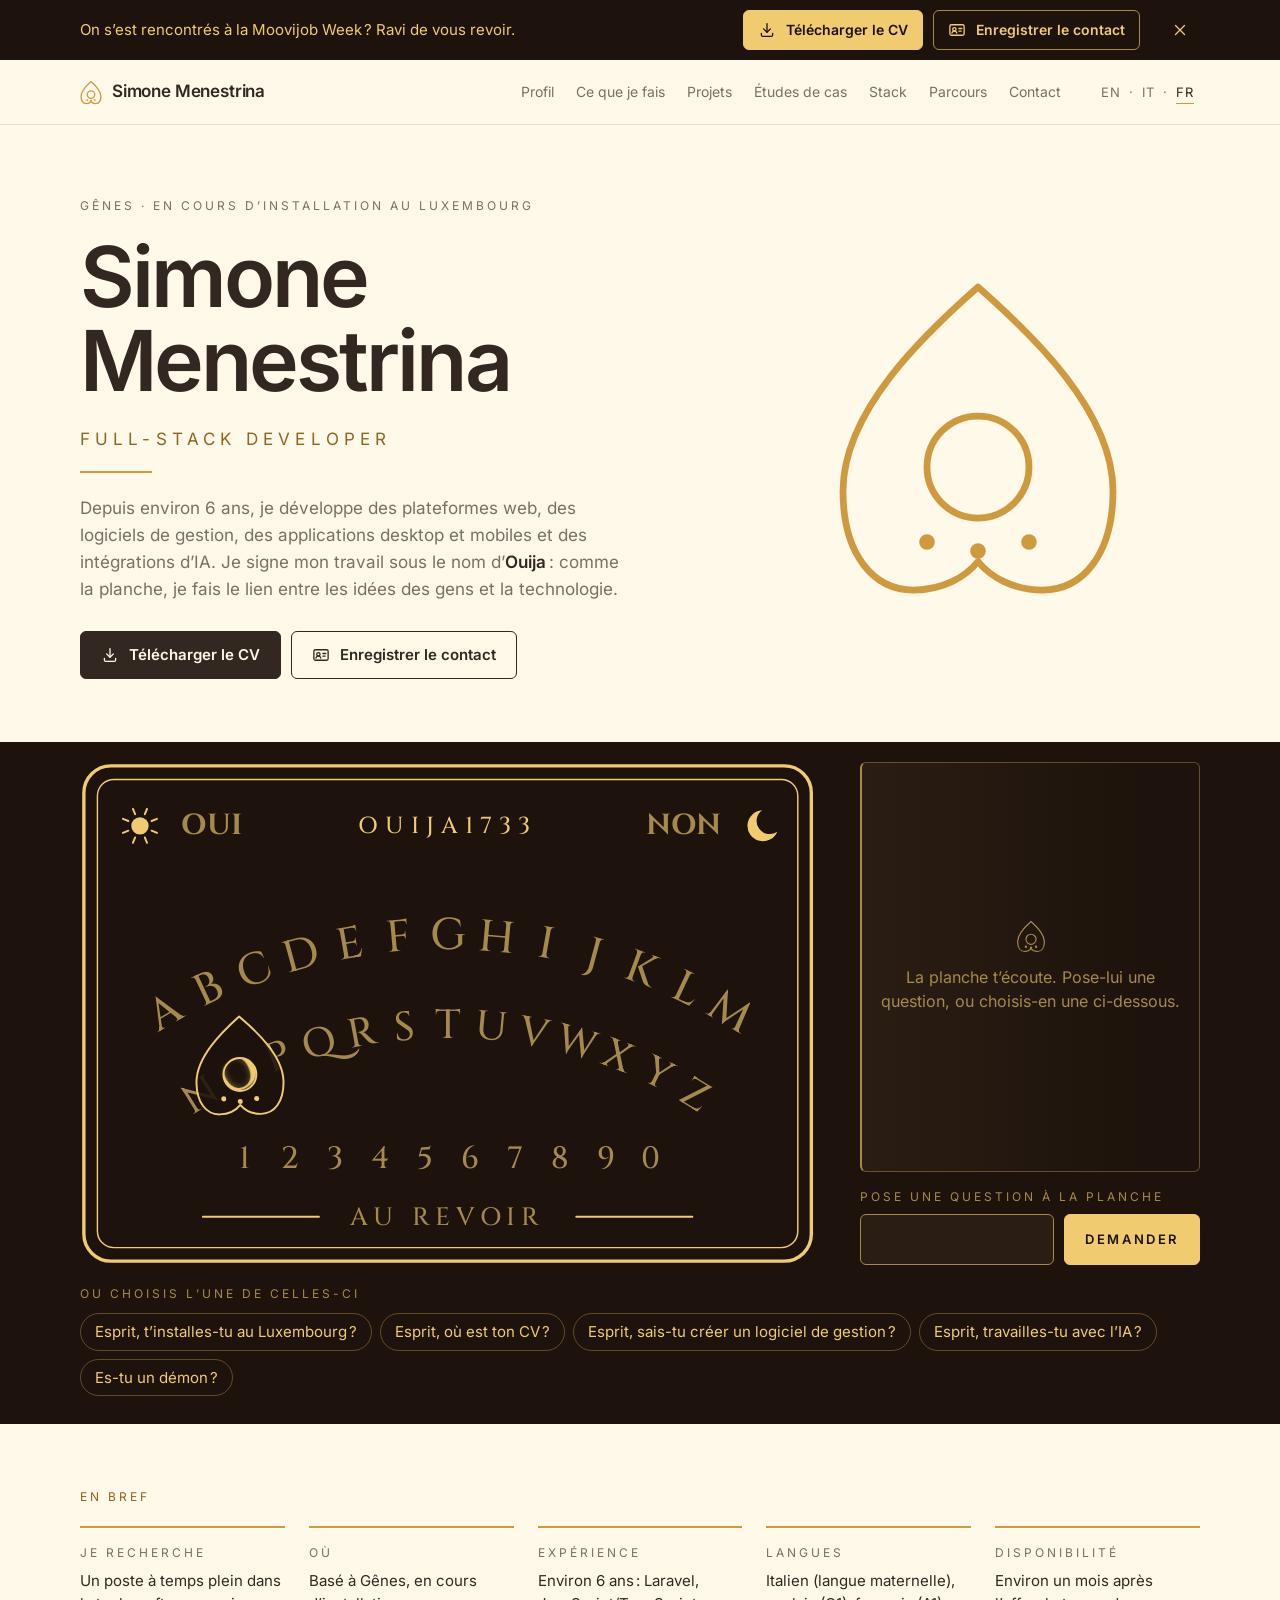
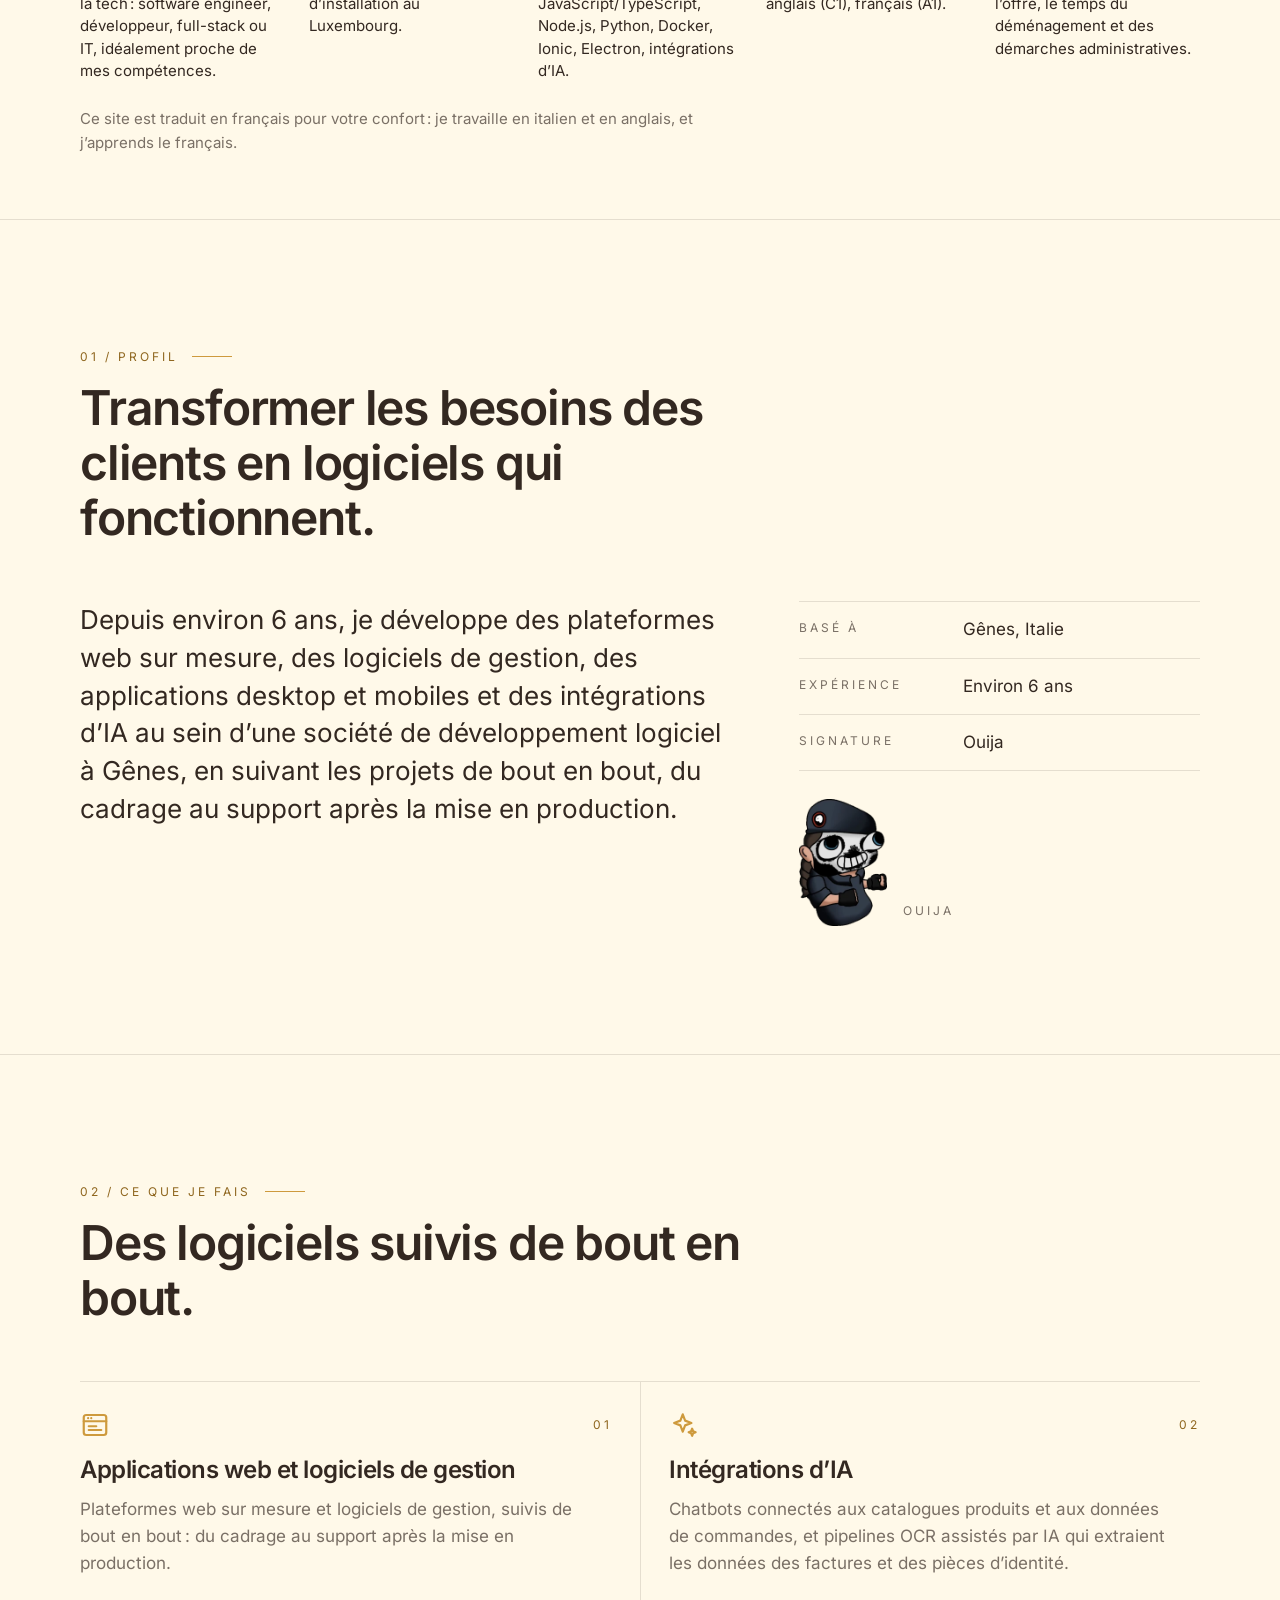
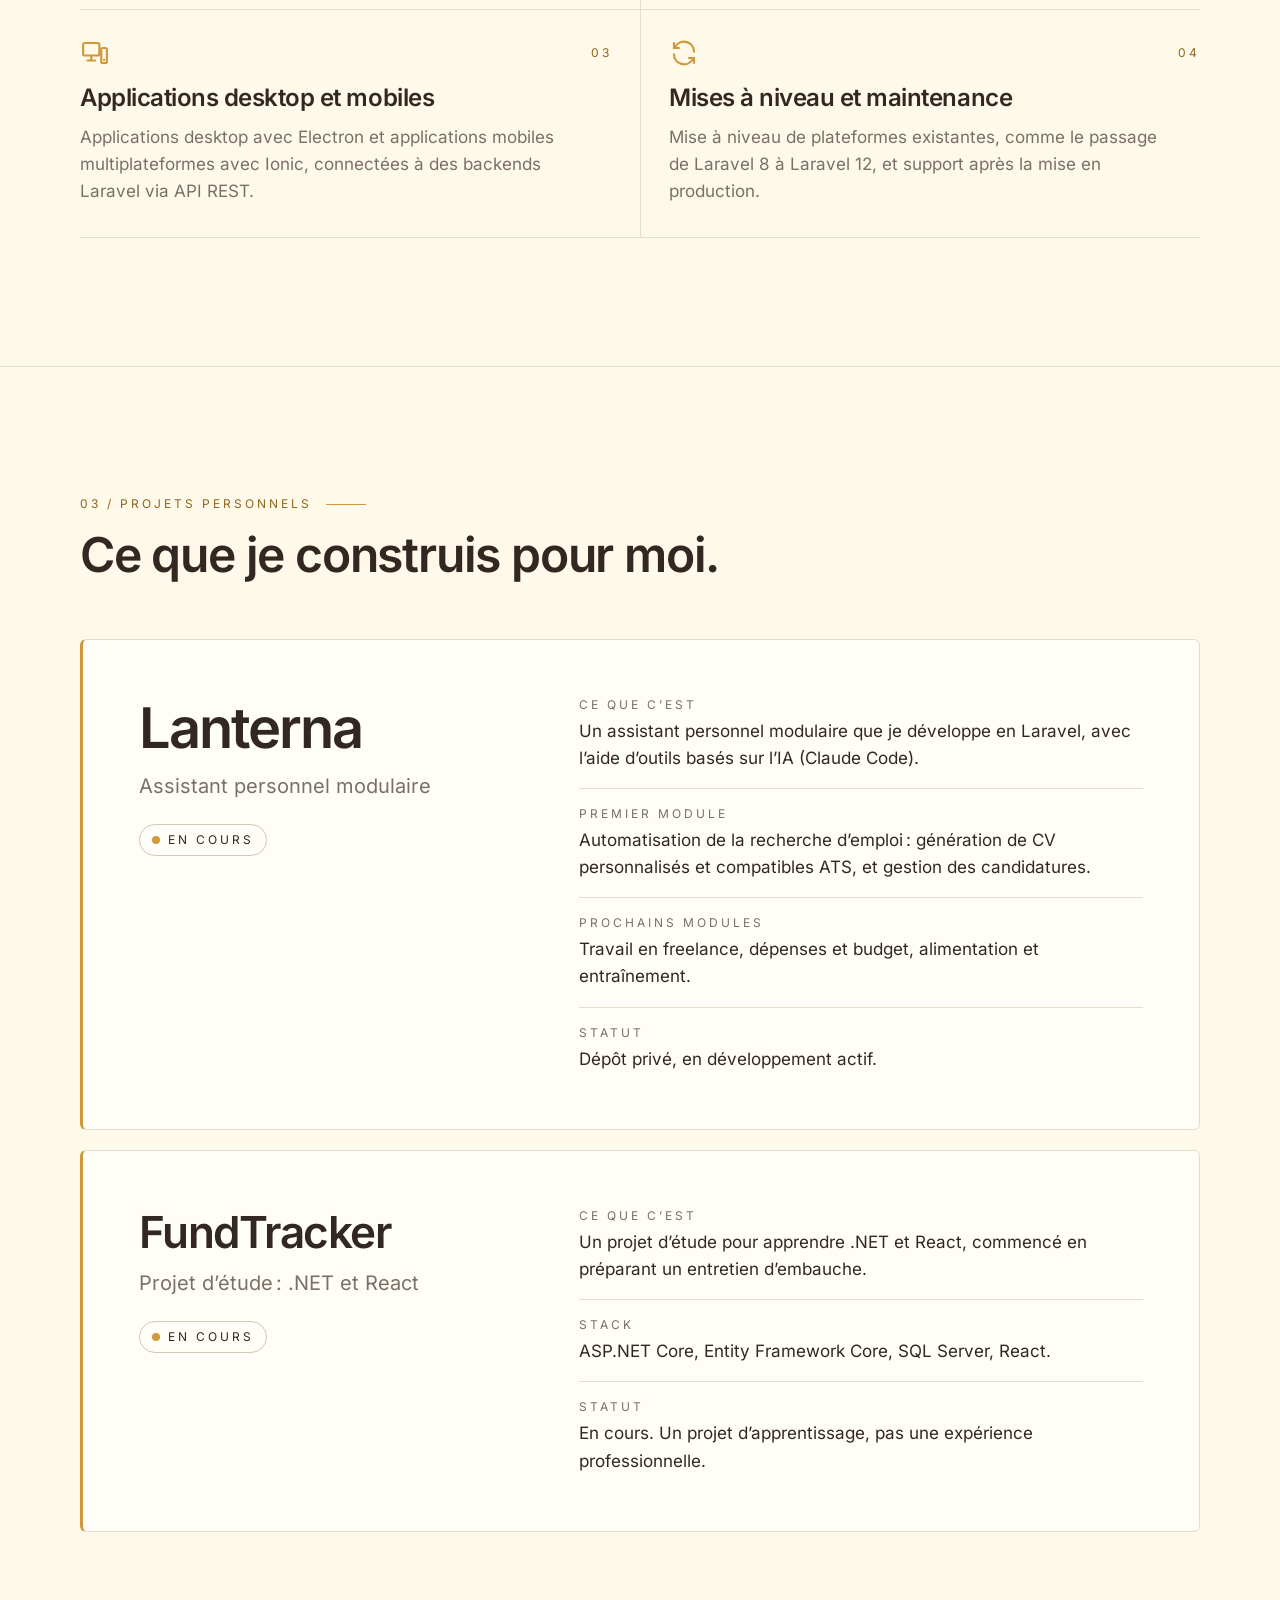
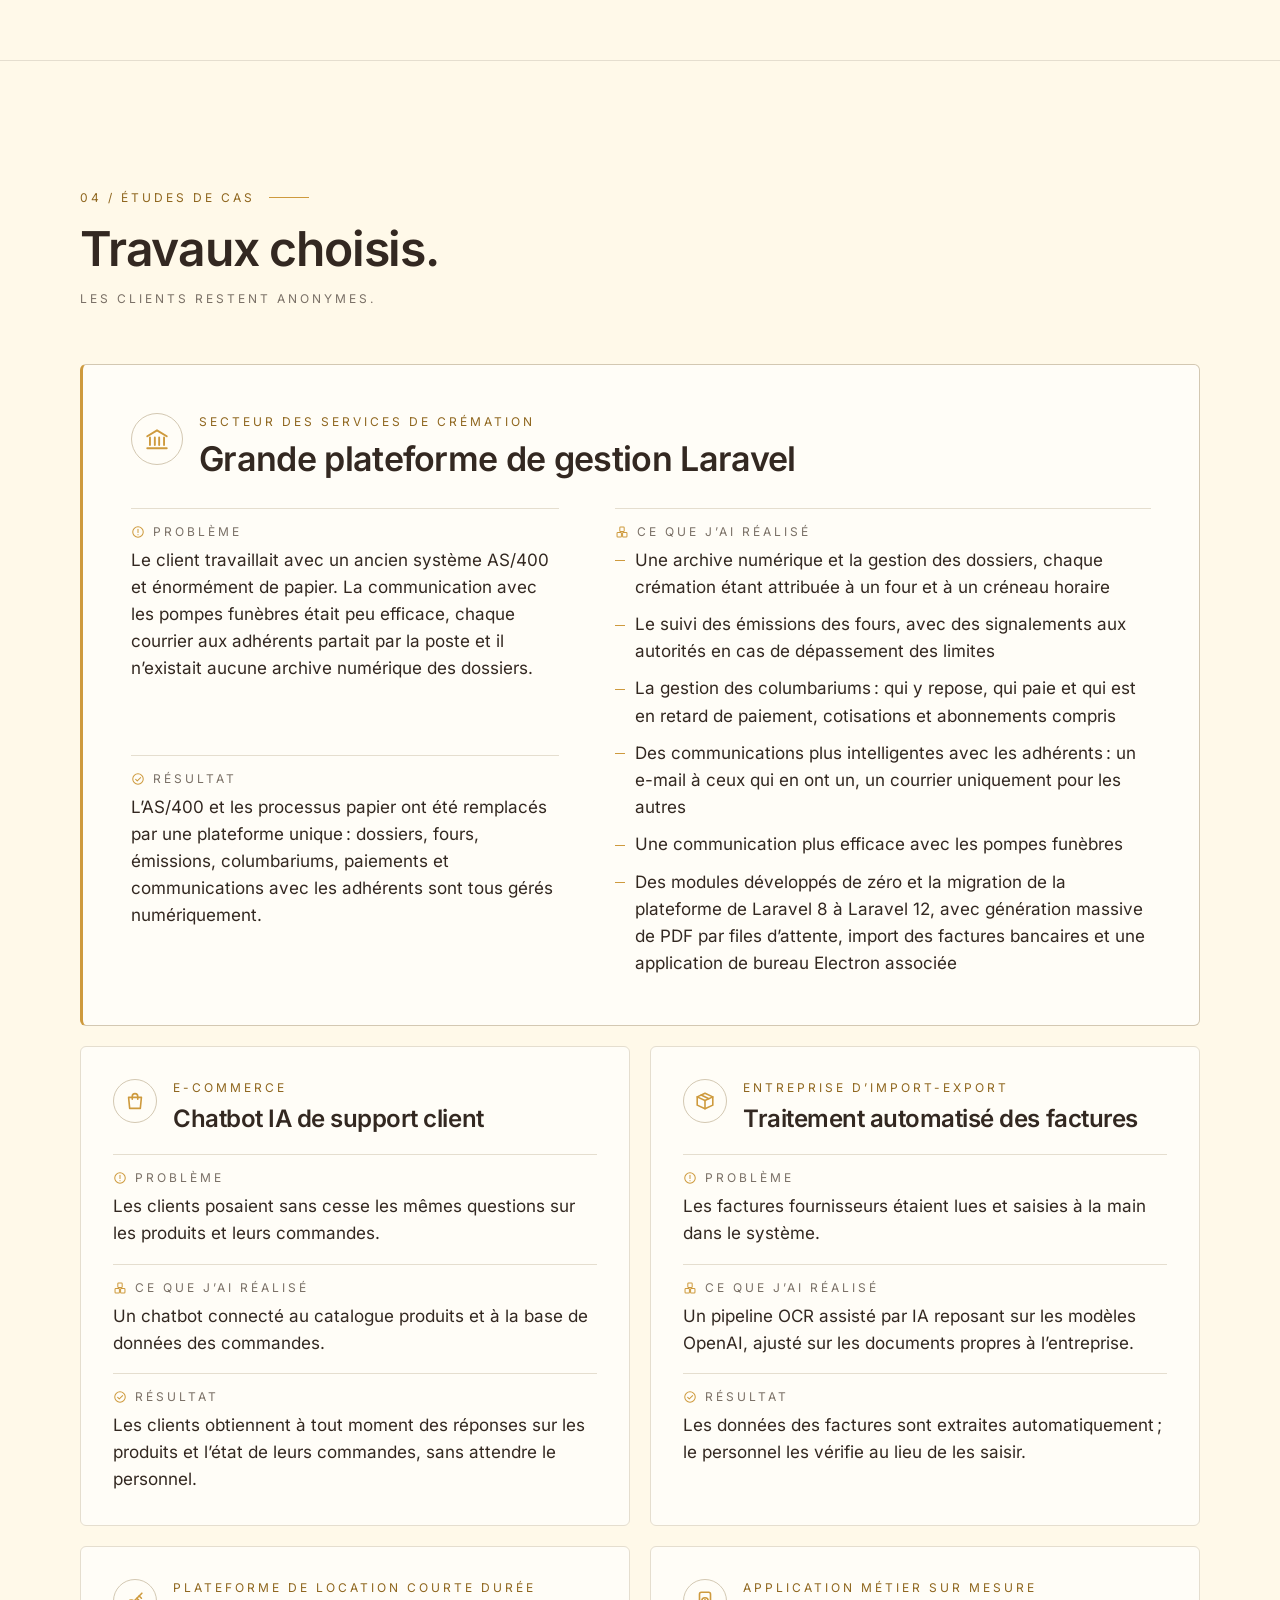
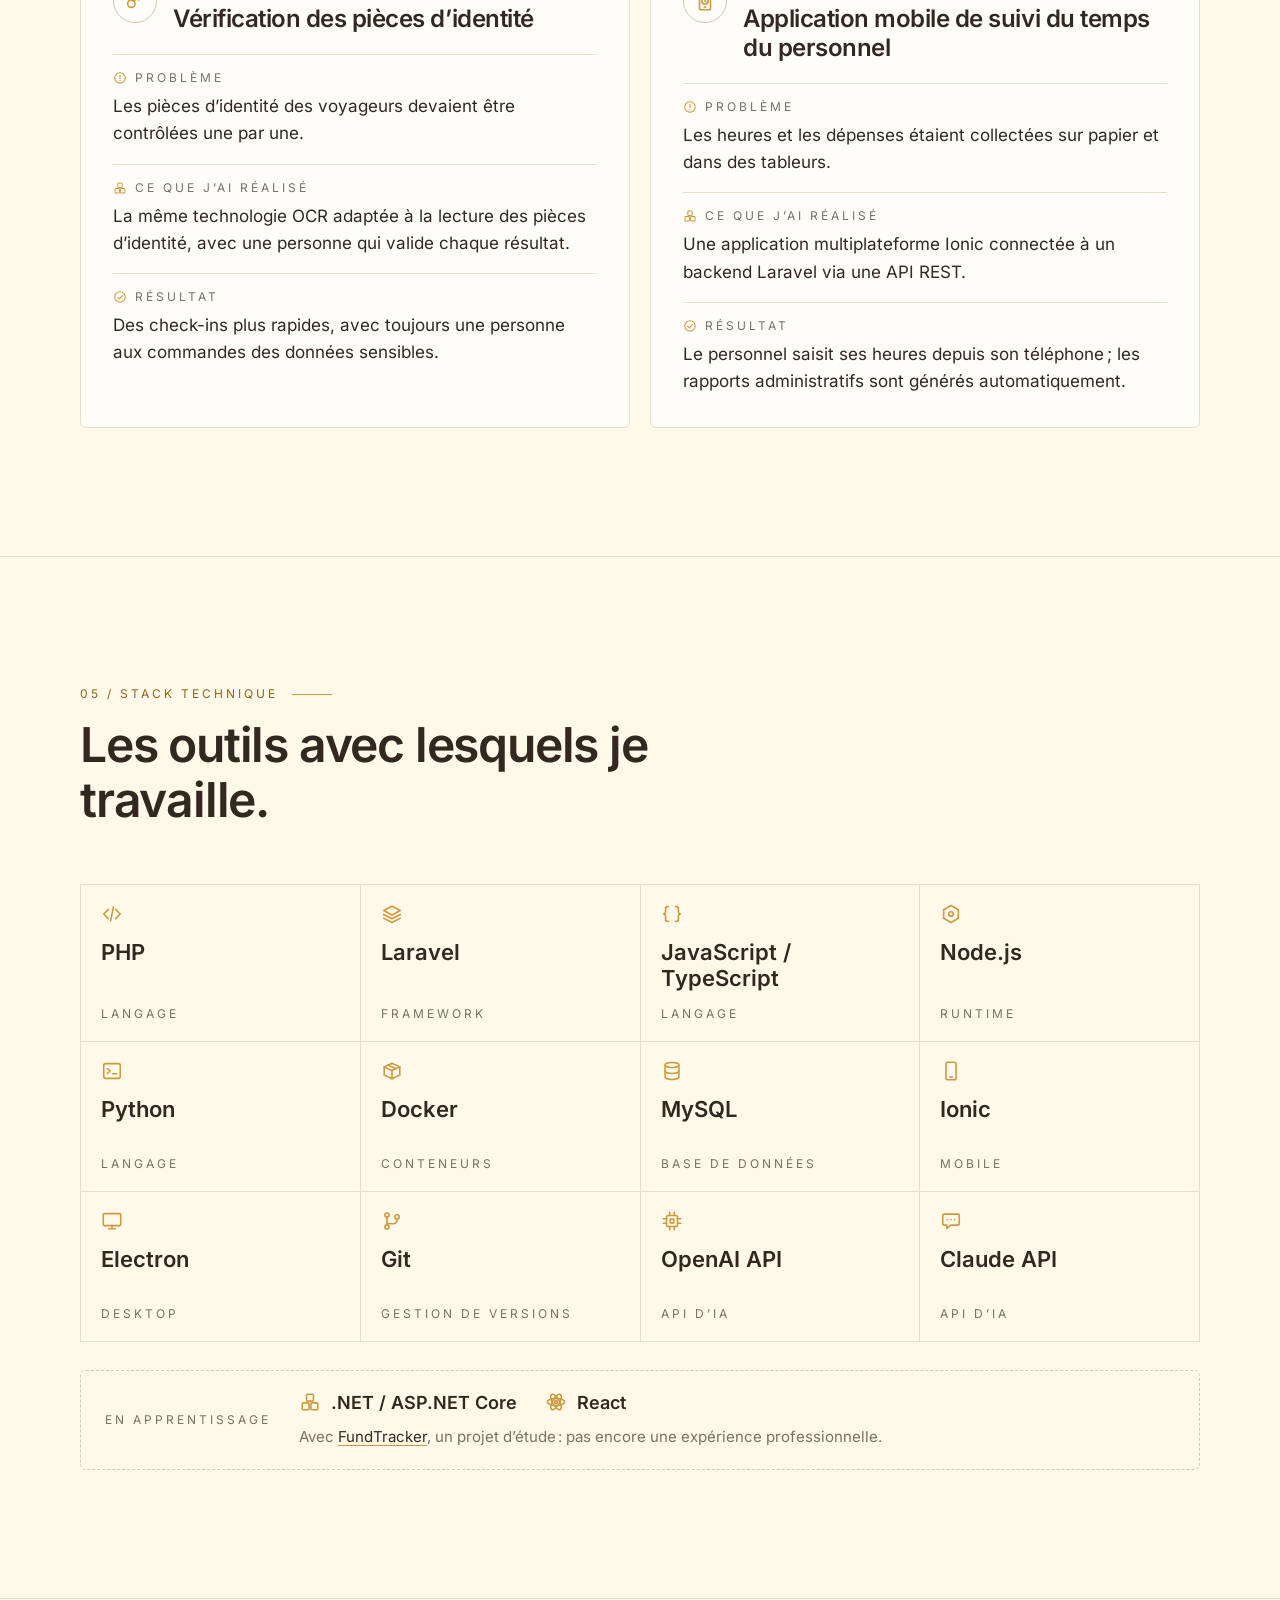
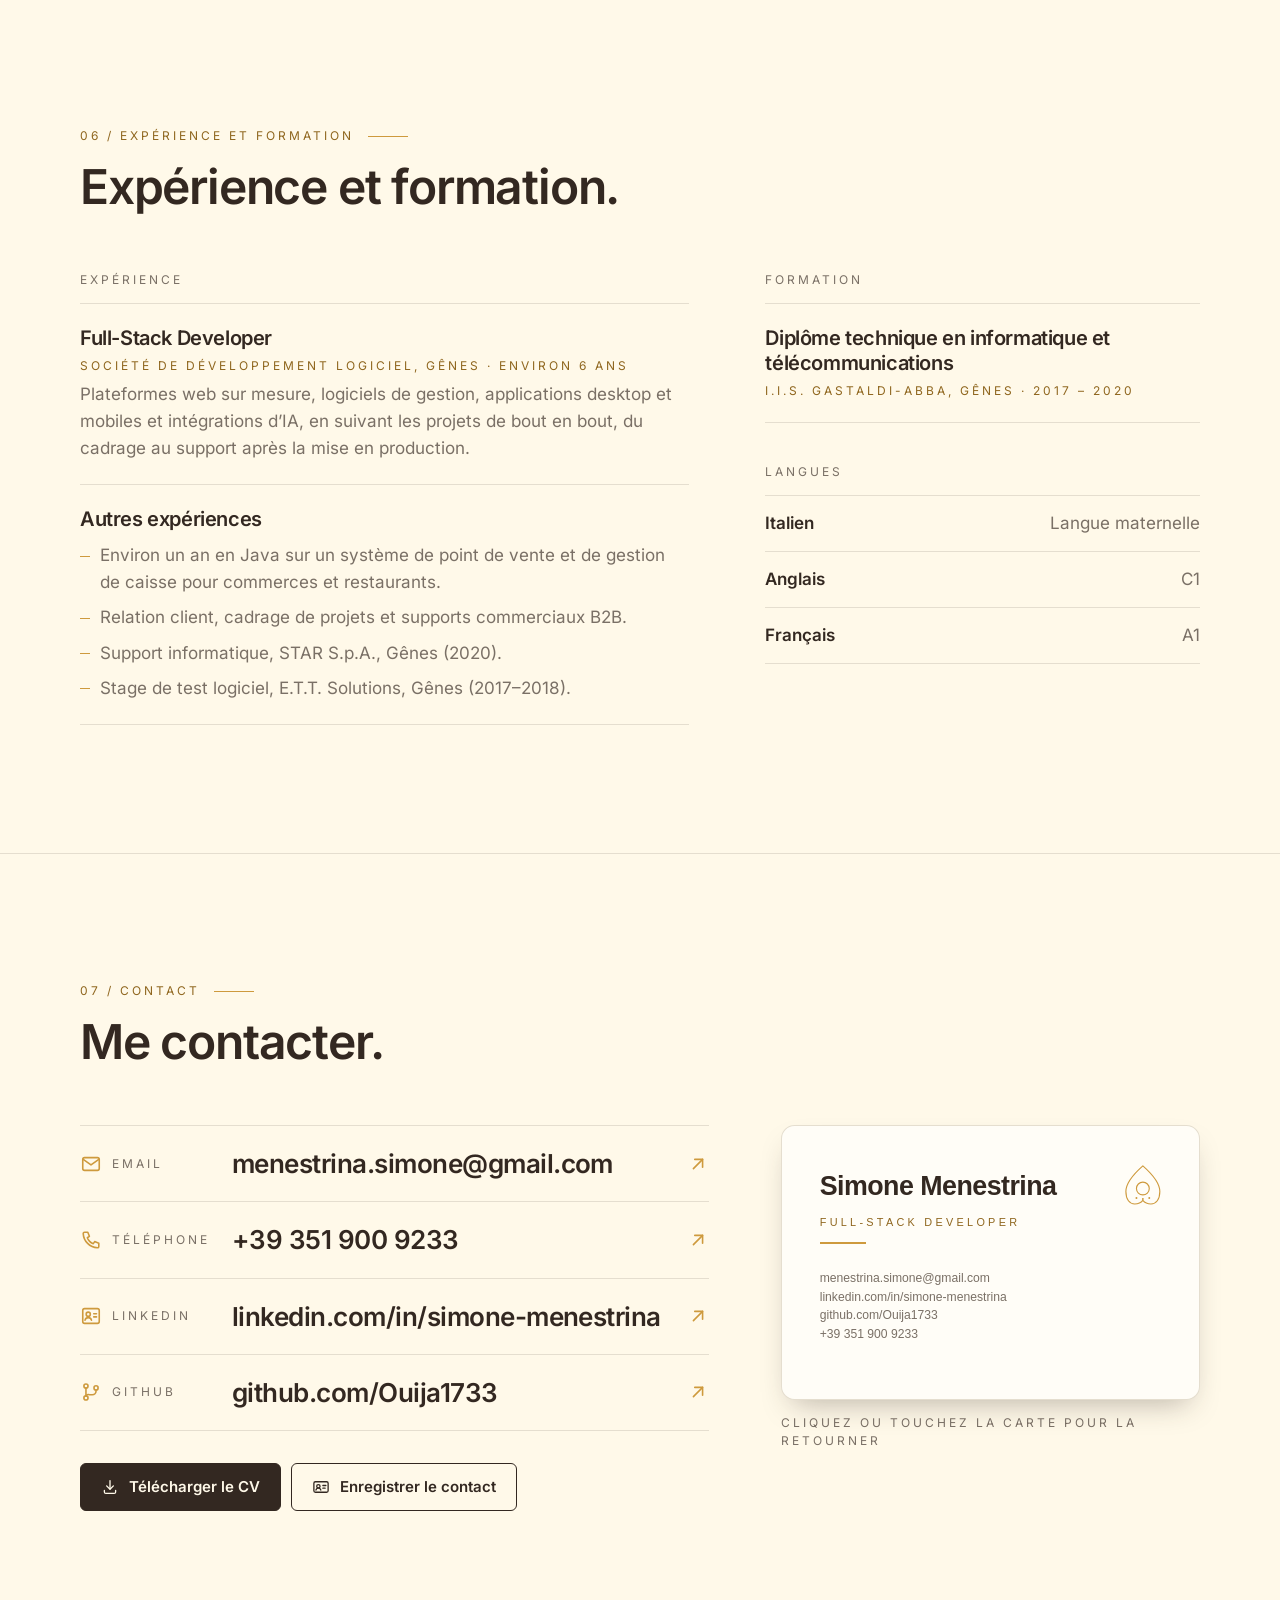
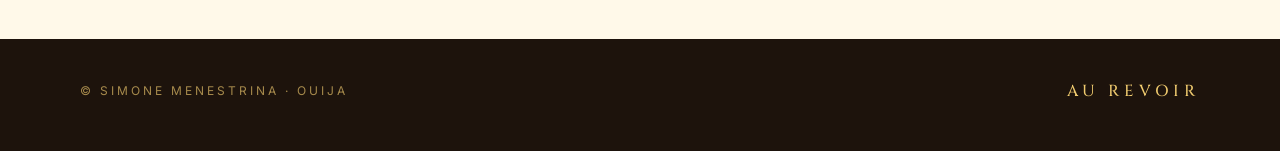
<file: fr/index.html>
<!doctype html>
<html lang="fr">
<head>
  <meta charset="utf-8">
  <meta name="viewport" content="width=device-width, initial-scale=1">
  <title>Simone Menestrina (Ouija) — Full-Stack Developer</title>
  <meta name="description" content="Simone Menestrina, alias Ouija : développeur full-stack originaire de Gênes, en cours d’installation au Luxembourg, avec environ 6 ans d’expérience en plateformes web sur mesure, logiciels de gestion, applications desktop et mobiles et intégrations d’IA.">
  <meta name="author" content="Simone Menestrina">
  <meta name="theme-color" content="#FFF9E9">
  <link rel="canonical" href="https://ouija1733.github.io/fr/">
  <link rel="alternate" hreflang="en" href="https://ouija1733.github.io/">
  <link rel="alternate" hreflang="it" href="https://ouija1733.github.io/it/">
  <link rel="alternate" hreflang="fr" href="https://ouija1733.github.io/fr/">
  <link rel="alternate" hreflang="x-default" href="https://ouija1733.github.io/">

  <meta property="og:type" content="website">
  <meta property="og:site_name" content="Simone Menestrina — Ouija">
  <meta property="og:title" content="Simone Menestrina (Ouija) — Full-Stack Developer">
  <meta property="og:description" content="Simone Menestrina, alias Ouija : développeur full-stack originaire de Gênes, en cours d’installation au Luxembourg, avec environ 6 ans d’expérience en plateformes web sur mesure, logiciels de gestion, applications desktop et mobiles et intégrations d’IA.">
  <meta property="og:url" content="https://ouija1733.github.io/fr/">
  <meta property="og:image" content="https://ouija1733.github.io/assets/og-image.png">
  <meta property="og:image:type" content="image/png">
  <meta property="og:image:width" content="1200">
  <meta property="og:image:height" content="630">
  <meta property="og:image:alt" content="Simone Menestrina, Full-Stack Developer, à côté du verso de la carte de visite : une planche Ouija dorée sur fond noir.">
  <meta property="og:locale" content="fr_FR">
  <meta property="og:locale:alternate" content="en_US">
  <meta property="og:locale:alternate" content="it_IT">
  <meta name="twitter:card" content="summary_large_image">
  <meta name="twitter:image:alt" content="Simone Menestrina, Full-Stack Developer, à côté du verso de la carte de visite : une planche Ouija dorée sur fond noir.">

  <link rel="icon" href="../assets/favicon.svg" type="image/svg+xml">
  <link rel="apple-touch-icon" href="../assets/apple-touch-icon.png">

  <link rel="preload" href="../assets/fonts/inter-400.woff2" as="font" type="font/woff2" crossorigin>
  <link rel="preload" href="../assets/fonts/inter-600.woff2" as="font" type="font/woff2" crossorigin>
  <link rel="stylesheet" href="../assets/css/style.css">
  <script>
    /* Motion is opt-in: only with JS, only without reduced motion, and undone if main.js never runs. */
    (function (d) {
      d.classList.add("js");
      if (window.matchMedia && !matchMedia("(prefers-reduced-motion: reduce)").matches) {
        d.classList.add("motion");
        setTimeout(function () { if (!window.ouijaReady) d.classList.remove("motion"); }, 2500);
      }
    })(document.documentElement);
  </script>
  <script src="../assets/js/main.js" defer></script>
</head>
<body>
  <a class="skip-link" href="#main">Aller au contenu</a>

  <aside class="moovi" id="moovi" aria-label="Moovijob Week" data-from="2026-11-10" data-to="2026-12-15" hidden>
    <div class="wrap moovi-inner">
      <p class="moovi-text">On s’est rencontrés à la Moovijob Week ? Ravi de vous revoir.</p>
      <div class="actions moovi-actions"><a class="btn" href="../assets/cv/simone-menestrina-cv-fr.pdf" download><svg class="icon icon-sm" viewBox="0 0 24 24" fill="none" stroke="currentColor" stroke-width="1.75" stroke-linecap="round" stroke-linejoin="round" aria-hidden="true" focusable="false"><path d="M12 3.5v11"/><path d="M7.5 10.5 12 15l4.5-4.5"/><path d="M4.5 16.5v2a2 2 0 0 0 2 2h11a2 2 0 0 0 2-2v-2"/></svg>Télécharger le CV</a><a class="btn" href="../assets/simone-menestrina.vcf"><svg class="icon icon-sm" viewBox="0 0 24 24" fill="none" stroke="currentColor" stroke-width="1.75" stroke-linecap="round" stroke-linejoin="round" aria-hidden="true" focusable="false"><rect x="2.5" y="5" width="19" height="14" rx="2"/><circle cx="8.5" cy="11" r="2.25"/><path d="M5.25 16a3.4 3.4 0 0 1 6.5 0"/><path d="M14.5 10h4M14.5 13.5h3"/></svg>Enregistrer le contact</a></div>
      <button class="moovi-close" type="button" aria-label="Fermer"><svg class="icon icon-sm" viewBox="0 0 24 24" fill="none" stroke="currentColor" stroke-width="1.75" stroke-linecap="round" aria-hidden="true" focusable="false"><path d="M6 6l12 12M18 6 6 18"/></svg></button>
    </div>
  </aside>

  <header class="site-header">
    <div class="wrap header-inner">
      <a class="brand" href="#top"><svg class="brand-mark" viewBox="-50 -65 100 111" aria-hidden="true" focusable="false"><path class="pm-line" d="M0 -60C17 -45 45 -19 45 8C45 29 35 41 21.5 41C11.5 41 4 36.5 0 31.5C-4 36.5 -11.5 41 -21.5 41C-35 41 -45 29 -45 8C-45 -19 -17 -45 0 -60Z"/><circle class="pm-line" r="17"/><g class="pm-dots"><circle cx="-17" cy="25" r="2.6"/><circle cx="0" cy="28" r="2.6"/><circle cx="17" cy="25" r="2.6"/></g></svg>Simone Menestrina</a>

      <button class="nav-toggle" type="button" aria-expanded="false" aria-controls="site-nav">
        <span class="nav-toggle-icon" aria-hidden="true"></span>Menu
      </button>

      <nav class="site-nav" id="site-nav" aria-label="Principale">
        <ul>
            <li><a href="#about">Profil</a></li>
            <li><a href="#services">Ce que je fais</a></li>
            <li><a href="#projects">Projets</a></li>
            <li><a href="#case-studies">Études de cas</a></li>
            <li><a href="#stack">Stack</a></li>
            <li><a href="#experience">Parcours</a></li>
            <li><a href="#contact">Contact</a></li>
        </ul>
      </nav>

      <nav class="lang-switch" aria-label="Langue">
        <ul>
          <li><a href="../" hreflang="en" lang="en">EN<span class="sr-only"> – English</span></a></li><li><a href="../it/" hreflang="it" lang="it">IT<span class="sr-only"> – Italiano</span></a></li><li><a href="./" hreflang="fr" lang="fr" aria-current="page">FR<span class="sr-only"> – Français</span></a></li>
        </ul>
      </nav>
    </div>
  </header>

  <main id="main" tabindex="-1">
    <section class="hero" id="top" aria-labelledby="hero-name">
      <div class="wrap">
        <div class="hero-grid">
          <div>
            <p class="hero-kicker caps" data-reveal>Gênes · En cours d’installation au Luxembourg</p>
            <h1 class="hero-name" id="hero-name" data-reveal style="--d: 90ms">Simone <br>Menestrina</h1>
            <p class="hero-role caps" data-reveal style="--d: 180ms">Full-Stack Developer</p>
            <p class="hero-bridge" data-reveal style="--d: 270ms">Depuis environ 6 ans, je développe des plateformes web, des logiciels de gestion, des applications desktop et mobiles et des intégrations d’IA. Je signe mon travail sous le nom d’<strong>Ouija</strong> : comme la planche, je fais le lien entre les idées des gens et la technologie.</p>
            <p class="print-contacts">menestrina.simone@gmail.com · +39 351 900 9233 · linkedin.com/in/simone-menestrina · github.com/Ouija1733 · ouija1733.github.io</p>
            <div class="actions hero-actions"><a class="btn" href="../assets/cv/simone-menestrina-cv-fr.pdf" download><svg class="icon icon-sm" viewBox="0 0 24 24" fill="none" stroke="currentColor" stroke-width="1.75" stroke-linecap="round" stroke-linejoin="round" aria-hidden="true" focusable="false"><path d="M12 3.5v11"/><path d="M7.5 10.5 12 15l4.5-4.5"/><path d="M4.5 16.5v2a2 2 0 0 0 2 2h11a2 2 0 0 0 2-2v-2"/></svg>Télécharger le CV</a><a class="btn" href="../assets/simone-menestrina.vcf"><svg class="icon icon-sm" viewBox="0 0 24 24" fill="none" stroke="currentColor" stroke-width="1.75" stroke-linecap="round" stroke-linejoin="round" aria-hidden="true" focusable="false"><rect x="2.5" y="5" width="19" height="14" rx="2"/><circle cx="8.5" cy="11" r="2.25"/><path d="M5.25 16a3.4 3.4 0 0 1 6.5 0"/><path d="M14.5 10h4M14.5 13.5h3"/></svg>Enregistrer le contact</a></div>
          </div>

          <div class="hero-mark"><svg class="hero-planchette" viewBox="-50 -65 100 111" aria-hidden="true" focusable="false"><path class="pm-line" d="M0 -60C17 -45 45 -19 45 8C45 29 35 41 21.5 41C11.5 41 4 36.5 0 31.5C-4 36.5 -11.5 41 -21.5 41C-35 41 -45 29 -45 8C-45 -19 -17 -45 0 -60Z"/><circle class="pm-line" r="17"/><g class="pm-dots"><circle cx="-17" cy="25" r="2.6"/><circle cx="0" cy="28" r="2.6"/><circle cx="17" cy="25" r="2.6"/></g></svg></div>
        </div>
      </div>
    </section>

    <section class="board-section" id="board" aria-label="Pose une question à la planche">
      <div class="wrap">
        <div class="board">
          <svg class="board-svg" viewBox="0 0 760 520" role="img" aria-labelledby="board-title" data-rest-x="380" data-rest-y="346">
            <title id="board-title">Planche Ouija avec l’alphabet, les chiffres, OUI, NON et AU REVOIR</title>
            <defs>
              <filter id="bd-glow" x="-60%" y="-60%" width="220%" height="220%">
                <feGaussianBlur in="SourceGraphic" stdDeviation="2.6" result="blur"/>
                <feComponentTransfer in="blur" result="soft"><feFuncA type="linear" slope="0.6"/></feComponentTransfer>
                <feMerge><feMergeNode in="soft"/><feMergeNode in="SourceGraphic"/></feMerge>
              </filter>
              <clipPath id="pl-window"><circle r="17" cx="0" cy="0"/></clipPath>
            </defs>
            <rect class="bd-face" x="4" y="4" width="752" height="512" rx="28"/>
            <rect class="bd-inner" x="18" y="18" width="724" height="484" rx="17"/>
            <g class="bd-ornament">
              <circle class="bd-fill" cx="62" cy="66" r="9"/><path d="M74.0 71.0L79.6 73.3"/><path d="M67.0 78.0L69.3 83.6"/><path d="M57.0 78.0L54.7 83.6"/><path d="M50.0 71.0L44.4 73.3"/><path d="M50.0 61.0L44.4 58.7"/><path d="M57.0 54.0L54.7 48.4"/><path d="M67.0 54.0L69.3 48.4"/><path d="M74.0 61.0L79.6 58.7"/>
              <path class="bd-fill" d="M705.1 50A16 16 0 1 0 720.8 72A13.5 13.5 0 1 1 705.1 50Z"/>
              <path d="M127 470H247M513 470H633"/>
            </g>
            <text class="bd-title" x="380" y="66">OUIJA1733</text>
            <g id="bd-glyphs" class="bd-glyphs">
              <g class="glyph keep" data-ch="A" data-x="88.0" data-y="258.9" style="font-size:46px"><text class="g-base" x="88.0" y="258.9" transform="rotate(-30.23 88.0 258.9)">A</text><text class="g-lit" x="88.0" y="258.9" transform="rotate(-30.23 88.0 258.9)" filter="url(#bd-glow)">A</text></g><g class="glyph" data-ch="B" data-x="133.1" data-y="235.2" style="font-size:46px"><text class="g-base" x="133.1" y="235.2" transform="rotate(-25.19 133.1 235.2)">B</text><text class="g-lit" x="133.1" y="235.2" transform="rotate(-25.19 133.1 235.2)" filter="url(#bd-glow)">B</text></g><g class="glyph" data-ch="C" data-x="180.2" data-y="215.5" style="font-size:46px"><text class="g-base" x="180.2" y="215.5" transform="rotate(-20.15 180.2 215.5)">C</text><text class="g-lit" x="180.2" y="215.5" transform="rotate(-20.15 180.2 215.5)" filter="url(#bd-glow)">C</text></g><g class="glyph" data-ch="D" data-x="228.8" data-y="200.1" style="font-size:46px"><text class="g-base" x="228.8" y="200.1" transform="rotate(-15.11 228.8 200.1)">D</text><text class="g-lit" x="228.8" y="200.1" transform="rotate(-15.11 228.8 200.1)" filter="url(#bd-glow)">D</text></g><g class="glyph" data-ch="E" data-x="278.5" data-y="188.9" style="font-size:46px"><text class="g-base" x="278.5" y="188.9" transform="rotate(-10.08 278.5 188.9)">E</text><text class="g-lit" x="278.5" y="188.9" transform="rotate(-10.08 278.5 188.9)" filter="url(#bd-glow)">E</text></g><g class="glyph" data-ch="F" data-x="329.1" data-y="182.2" style="font-size:46px"><text class="g-base" x="329.1" y="182.2" transform="rotate(-5.04 329.1 182.2)">F</text><text class="g-lit" x="329.1" y="182.2" transform="rotate(-5.04 329.1 182.2)" filter="url(#bd-glow)">F</text></g><g class="glyph" data-ch="G" data-x="380.0" data-y="180.0" style="font-size:46px"><text class="g-base" x="380.0" y="180.0">G</text><text class="g-lit" x="380.0" y="180.0" filter="url(#bd-glow)">G</text></g><g class="glyph" data-ch="H" data-x="430.9" data-y="182.2" style="font-size:46px"><text class="g-base" x="430.9" y="182.2" transform="rotate(5.04 430.9 182.2)">H</text><text class="g-lit" x="430.9" y="182.2" transform="rotate(5.04 430.9 182.2)" filter="url(#bd-glow)">H</text></g><g class="glyph keep" data-ch="I" data-x="481.5" data-y="188.9" style="font-size:46px"><text class="g-base" x="481.5" y="188.9" transform="rotate(10.08 481.5 188.9)">I</text><text class="g-lit" x="481.5" y="188.9" transform="rotate(10.08 481.5 188.9)" filter="url(#bd-glow)">I</text></g><g class="glyph keep" data-ch="J" data-x="531.2" data-y="200.1" style="font-size:46px"><text class="g-base" x="531.2" y="200.1" transform="rotate(15.11 531.2 200.1)">J</text><text class="g-lit" x="531.2" y="200.1" transform="rotate(15.11 531.2 200.1)" filter="url(#bd-glow)">J</text></g><g class="glyph" data-ch="K" data-x="579.8" data-y="215.5" style="font-size:46px"><text class="g-base" x="579.8" y="215.5" transform="rotate(20.15 579.8 215.5)">K</text><text class="g-lit" x="579.8" y="215.5" transform="rotate(20.15 579.8 215.5)" filter="url(#bd-glow)">K</text></g><g class="glyph" data-ch="L" data-x="626.9" data-y="235.2" style="font-size:46px"><text class="g-base" x="626.9" y="235.2" transform="rotate(25.19 626.9 235.2)">L</text><text class="g-lit" x="626.9" y="235.2" transform="rotate(25.19 626.9 235.2)" filter="url(#bd-glow)">L</text></g><g class="glyph" data-ch="M" data-x="672.0" data-y="258.9" style="font-size:46px"><text class="g-base" x="672.0" y="258.9" transform="rotate(30.23 672.0 258.9)">M</text><text class="g-lit" x="672.0" y="258.9" transform="rotate(30.23 672.0 258.9)" filter="url(#bd-glow)">M</text></g><g class="glyph" data-ch="N" data-x="124.0" data-y="344.5" style="font-size:42px"><text class="g-base" x="124.0" y="344.5" transform="rotate(-31.64 124.0 344.5)">N</text><text class="g-lit" x="124.0" y="344.5" transform="rotate(-31.64 124.0 344.5)" filter="url(#bd-glow)">N</text></g><g class="glyph keep" data-ch="O" data-x="163.3" data-y="322.8" style="font-size:42px"><text class="g-base" x="163.3" y="322.8" transform="rotate(-26.37 163.3 322.8)">O</text><text class="g-lit" x="163.3" y="322.8" transform="rotate(-26.37 163.3 322.8)" filter="url(#bd-glow)">O</text></g><g class="glyph" data-ch="P" data-x="204.4" data-y="304.7" style="font-size:42px"><text class="g-base" x="204.4" y="304.7" transform="rotate(-21.09 204.4 304.7)">P</text><text class="g-lit" x="204.4" y="304.7" transform="rotate(-21.09 204.4 304.7)" filter="url(#bd-glow)">P</text></g><g class="glyph" data-ch="Q" data-x="247.0" data-y="290.5" style="font-size:42px"><text class="g-base" x="247.0" y="290.5" transform="rotate(-15.82 247.0 290.5)">Q</text><text class="g-lit" x="247.0" y="290.5" transform="rotate(-15.82 247.0 290.5)" filter="url(#bd-glow)">Q</text></g><g class="glyph" data-ch="R" data-x="290.7" data-y="280.2" style="font-size:42px"><text class="g-base" x="290.7" y="280.2" transform="rotate(-10.55 290.7 280.2)">R</text><text class="g-lit" x="290.7" y="280.2" transform="rotate(-10.55 290.7 280.2)" filter="url(#bd-glow)">R</text></g><g class="glyph" data-ch="S" data-x="335.1" data-y="274.1" style="font-size:42px"><text class="g-base" x="335.1" y="274.1" transform="rotate(-5.27 335.1 274.1)">S</text><text class="g-lit" x="335.1" y="274.1" transform="rotate(-5.27 335.1 274.1)" filter="url(#bd-glow)">S</text></g><g class="glyph" data-ch="T" data-x="380.0" data-y="272.0" style="font-size:42px"><text class="g-base" x="380.0" y="272.0">T</text><text class="g-lit" x="380.0" y="272.0" filter="url(#bd-glow)">T</text></g><g class="glyph keep" data-ch="U" data-x="424.9" data-y="274.1" style="font-size:42px"><text class="g-base" x="424.9" y="274.1" transform="rotate(5.27 424.9 274.1)">U</text><text class="g-lit" x="424.9" y="274.1" transform="rotate(5.27 424.9 274.1)" filter="url(#bd-glow)">U</text></g><g class="glyph" data-ch="V" data-x="469.3" data-y="280.2" style="font-size:42px"><text class="g-base" x="469.3" y="280.2" transform="rotate(10.55 469.3 280.2)">V</text><text class="g-lit" x="469.3" y="280.2" transform="rotate(10.55 469.3 280.2)" filter="url(#bd-glow)">V</text></g><g class="glyph" data-ch="W" data-x="513.0" data-y="290.5" style="font-size:42px"><text class="g-base" x="513.0" y="290.5" transform="rotate(15.82 513.0 290.5)">W</text><text class="g-lit" x="513.0" y="290.5" transform="rotate(15.82 513.0 290.5)" filter="url(#bd-glow)">W</text></g><g class="glyph" data-ch="X" data-x="555.6" data-y="304.7" style="font-size:42px"><text class="g-base" x="555.6" y="304.7" transform="rotate(21.09 555.6 304.7)">X</text><text class="g-lit" x="555.6" y="304.7" transform="rotate(21.09 555.6 304.7)" filter="url(#bd-glow)">X</text></g><g class="glyph" data-ch="Y" data-x="596.7" data-y="322.8" style="font-size:42px"><text class="g-base" x="596.7" y="322.8" transform="rotate(26.37 596.7 322.8)">Y</text><text class="g-lit" x="596.7" y="322.8" transform="rotate(26.37 596.7 322.8)" filter="url(#bd-glow)">Y</text></g><g class="glyph" data-ch="Z" data-x="636.0" data-y="344.5" style="font-size:42px"><text class="g-base" x="636.0" y="344.5" transform="rotate(31.64 636.0 344.5)">Z</text><text class="g-lit" x="636.0" y="344.5" transform="rotate(31.64 636.0 344.5)" filter="url(#bd-glow)">Z</text></g><g class="glyph" data-ch="1" data-x="170.0" data-y="410.0" style="font-size:32px"><text class="g-base" x="170.0" y="410.0">1</text><text class="g-lit" x="170.0" y="410.0" filter="url(#bd-glow)">1</text></g><g class="glyph" data-ch="2" data-x="216.7" data-y="410.0" style="font-size:32px"><text class="g-base" x="216.7" y="410.0">2</text><text class="g-lit" x="216.7" y="410.0" filter="url(#bd-glow)">2</text></g><g class="glyph" data-ch="3" data-x="263.3" data-y="410.0" style="font-size:32px"><text class="g-base" x="263.3" y="410.0">3</text><text class="g-lit" x="263.3" y="410.0" filter="url(#bd-glow)">3</text></g><g class="glyph" data-ch="4" data-x="310.0" data-y="410.0" style="font-size:32px"><text class="g-base" x="310.0" y="410.0">4</text><text class="g-lit" x="310.0" y="410.0" filter="url(#bd-glow)">4</text></g><g class="glyph" data-ch="5" data-x="356.7" data-y="410.0" style="font-size:32px"><text class="g-base" x="356.7" y="410.0">5</text><text class="g-lit" x="356.7" y="410.0" filter="url(#bd-glow)">5</text></g><g class="glyph" data-ch="6" data-x="403.3" data-y="410.0" style="font-size:32px"><text class="g-base" x="403.3" y="410.0">6</text><text class="g-lit" x="403.3" y="410.0" filter="url(#bd-glow)">6</text></g><g class="glyph" data-ch="7" data-x="450.0" data-y="410.0" style="font-size:32px"><text class="g-base" x="450.0" y="410.0">7</text><text class="g-lit" x="450.0" y="410.0" filter="url(#bd-glow)">7</text></g><g class="glyph" data-ch="8" data-x="496.7" data-y="410.0" style="font-size:32px"><text class="g-base" x="496.7" y="410.0">8</text><text class="g-lit" x="496.7" y="410.0" filter="url(#bd-glow)">8</text></g><g class="glyph" data-ch="9" data-x="543.3" data-y="410.0" style="font-size:32px"><text class="g-base" x="543.3" y="410.0">9</text><text class="g-lit" x="543.3" y="410.0" filter="url(#bd-glow)">9</text></g><g class="glyph" data-ch="0" data-x="590.0" data-y="410.0" style="font-size:32px"><text class="g-base" x="590.0" y="410.0">0</text><text class="g-lit" x="590.0" y="410.0" filter="url(#bd-glow)">0</text></g><g class="glyph" data-ch="YES" data-x="136.0" data-y="66.0" style="font-size:30px"><text class="g-base" x="136.0" y="66.0">OUI</text><text class="g-lit" x="136.0" y="66.0" filter="url(#bd-glow)">OUI</text></g><g class="glyph" data-ch="NO" data-x="624.0" data-y="66.0" style="font-size:30px"><text class="g-base" x="624.0" y="66.0">NON</text><text class="g-lit" x="624.0" y="66.0" filter="url(#bd-glow)">NON</text></g><g class="glyph" data-ch="GOODBYE" data-x="380.0" data-y="470.0" style="font-size:26px"><text class="g-base" x="380.0" y="470.0">AU REVOIR</text><text class="g-lit" x="380.0" y="470.0" filter="url(#bd-glow)">AU REVOIR</text></g>
            </g>
            <g class="pl-trail" aria-hidden="true"><circle r="4.0" cx="0" cy="0"/><circle r="3.6" cx="0" cy="0"/><circle r="3.2" cx="0" cy="0"/><circle r="2.8" cx="0" cy="0"/><circle r="2.4" cx="0" cy="0"/><circle r="2.0" cx="0" cy="0"/><circle r="1.6" cx="0" cy="0"/></g>
            <g class="pl" transform="translate(380 346)">
              <g class="pl-body">
                <path class="pl-shape" d="M0 -60C17 -45 45 -19 45 8C45 29 35 41 21.5 41C11.5 41 4 36.5 0 31.5C-4 36.5 -11.5 41 -21.5 41C-35 41 -45 29 -45 8C-45 -19 -17 -45 0 -60Z"/>
                <g class="pl-dots"><circle cx="-17" cy="25" r="2.6"/><circle cx="0" cy="28" r="2.6"/><circle cx="17" cy="25" r="2.6"/></g>
              </g>
              <g clip-path="url(#pl-window)">
                <circle class="pl-glass" r="17"/>
                <g class="pl-lens" transform="scale(1.2) translate(-380 -346)"><use href="#bd-glyphs"/></g>
              </g>
              <circle class="pl-ring" r="17"/>
            </g>
          </svg>

          <div class="ask-answer" id="ask-answer" aria-live="polite"><p class="ask-idle">La planche t’écoute. Pose-lui une question, ou choisis-en une ci-dessous.</p></div>

          <form class="ask" id="ask" autocomplete="off" data-faq="{&quot;topics&quot;: [{&quot;id&quot;: &quot;job&quot;, &quot;word&quot;: &quot;TEMPS PLEIN&quot;, &quot;text&quot;: &quot;Un poste à temps plein dans la tech : software engineer, développeur, full-stack ou IT, idéalement proche de ce que je fais déjà.&quot;, &quot;keywords&quot;: [&quot;cherches&quot;, &quot;cherchez&quot;, &quot;recherche*&quot;, &quot;poste*&quot;, &quot;emploi*&quot;, &quot;travail&quot;, &quot;job*&quot;, &quot;role*&quot;, &quot;opportunit*&quot;, &quot;temps plein&quot;, &quot;plein temps&quot;, &quot;cdi&quot;, &quot;carriere&quot;, &quot;embauch*&quot;, &quot;recrut*&quot;]}, {&quot;id&quot;: &quot;relocate&quot;, &quot;word&quot;: &quot;YES&quot;, &quot;text&quot;: &quot;Oui : je m’installe au Luxembourg, et c’est justement pour ça que j’y cherche du travail.&quot;, &quot;keywords&quot;: [&quot;luxembourg*&quot;, &quot;demenag*&quot;, &quot;installer&quot;, &quot;installes&quot;, &quot;installez&quot;, &quot;relocat*&quot;, &quot;frontalier*&quot;, &quot;frontiere*&quot;, &quot;etranger&quot;]}, {&quot;id&quot;: &quot;cv&quot;, &quot;word&quot;: &quot;CV&quot;, &quot;text&quot;: &quot;En haut de la page, à côté de Enregistrer le contact.&quot;, &quot;keywords&quot;: [&quot;cv&quot;, &quot;curriculum*&quot;, &quot;resume*&quot;]}, {&quot;id&quot;: &quot;availability&quot;, &quot;word&quot;: &quot;1 MOIS&quot;, &quot;text&quot;: &quot;Environ un mois après l’offre, le temps du déménagement et des démarches administratives.&quot;, &quot;keywords&quot;: [&quot;disponib*&quot;, &quot;preavis&quot;, &quot;commencer&quot;, &quot;commences&quot;, &quot;commencez&quot;, &quot;demarrer&quot;, &quot;debut*&quot;, &quot;rejoindre&quot;, &quot;quand peux tu&quot;, &quot;quand pouvez vous&quot;]}, {&quot;id&quot;: &quot;french&quot;, &quot;word&quot;: &quot;A1&quot;, &quot;text&quot;: &quot;Un peu : français A1 pour l’instant. Le site est traduit pour ton confort ; je parle italien (langue maternelle) et anglais (C1).&quot;, &quot;keywords&quot;: [&quot;francais&quot;, &quot;french&quot;]}, {&quot;id&quot;: &quot;english&quot;, &quot;word&quot;: &quot;C1&quot;, &quot;text&quot;: &quot;Oui, C1. L’italien est ma langue maternelle, et mon français est au niveau A1.&quot;, &quot;keywords&quot;: [&quot;anglais&quot;, &quot;english&quot;]}, {&quot;id&quot;: &quot;fundtracker&quot;, &quot;word&quot;: &quot;ETUDE&quot;, &quot;text&quot;: &quot;FundTracker : un projet d’étude pour apprendre .NET et React (ASP.NET Core, EF Core, SQL Server). Encore en cours.&quot;, &quot;keywords&quot;: [&quot;fundtracker&quot;, &quot;fund tracker&quot;, &quot;net&quot;, &quot;dotnet&quot;, &quot;asp net&quot;, &quot;c sharp&quot;, &quot;csharp&quot;, &quot;react&quot;, &quot;entity framework&quot;, &quot;sql server&quot;, &quot;apprend*&quot;, &quot;etud*&quot;]}, {&quot;id&quot;: &quot;build&quot;, &quot;word&quot;: &quot;6 ANS&quot;, &quot;text&quot;: &quot;Je crée des applications web et des logiciels de gestion sur mesure depuis environ 6 ans, surtout avec Laravel.&quot;, &quot;keywords&quot;: [&quot;logiciel* de gestion&quot;, &quot;gestion&quot;, &quot;erp&quot;, &quot;crm&quot;, &quot;application* web&quot;, &quot;appli* web&quot;, &quot;web app*&quot;, &quot;webapp*&quot;, &quot;site&quot;, &quot;sites&quot;, &quot;site web&quot;, &quot;sites web&quot;, &quot;plateforme*&quot;, &quot;sur mesure&quot;, &quot;tableau* de bord&quot;, &quot;back office&quot;, &quot;backoffice&quot;, &quot;portail*&quot;, &quot;e commerce&quot;, &quot;ecommerce&quot;, &quot;logiciel* sur mesure&quot;, &quot;logiciel* metier*&quot;]}, {&quot;id&quot;: &quot;ai&quot;, &quot;word&quot;: &quot;IA&quot;, &quot;text&quot;: &quot;Tous les jours : chatbots, traitement de documents et automatisations connectées à de vraies données.&quot;, &quot;keywords&quot;: [&quot;ia&quot;, &quot;l ia&quot;, &quot;intelligence* artificielle*&quot;, &quot;chatbot*&quot;, &quot;chat bot*&quot;, &quot;gpt*&quot;, &quot;chatgpt&quot;, &quot;openai&quot;, &quot;claude&quot;, &quot;anthropic&quot;, &quot;llm*&quot;, &quot;ocr&quot;, &quot;machine learning&quot;, &quot;automatis*&quot;, &quot;automati*&quot;, &quot;agent*&quot;, &quot;bot&quot;, &quot;bots&quot;, &quot;prompt*&quot;, &quot;rag&quot;]}, {&quot;id&quot;: &quot;upgrade&quot;, &quot;word&quot;: &quot;FIX&quot;, &quot;text&quot;: &quot;J’ai migré une grande plateforme de Laravel 8 à 12, et je travaille volontiers sur du code existant.&quot;, &quot;keywords&quot;: [&quot;mise* a jour&quot;, &quot;mettre a jour&quot;, &quot;upgrad*&quot;, &quot;migr*&quot;, &quot;maintenance&quot;, &quot;maintenir&quot;, &quot;existant*&quot;, &quot;legacy&quot;, &quot;ancien*&quot;, &quot;vieux&quot;, &quot;refacto*&quot;, &quot;reprendre&quot;, &quot;reprise&quot;, &quot;support&quot;]}, {&quot;id&quot;: &quot;bug&quot;, &quot;word&quot;: &quot;FIX&quot;, &quot;text&quot;: &quot;Seulement ceux que je m’apprête à corriger.&quot;, &quot;keywords&quot;: [&quot;bug*&quot;, &quot;bogue*&quot;, &quot;erreur*&quot;, &quot;plante*&quot;, &quot;crash*&quot;, &quot;panne*&quot;, &quot;corrig*&quot;, &quot;fix*&quot;, &quot;debug*&quot;, &quot;probleme*&quot;, &quot;casse*&quot;]}, {&quot;id&quot;: &quot;tech&quot;, &quot;word&quot;: &quot;LARAVEL&quot;, &quot;text&quot;: &quot;PHP et Laravel couramment, plus JavaScript, Node.js, Python et Docker. Et l’italien et l’anglais, pour les vivants.&quot;, &quot;keywords&quot;: [&quot;laravel&quot;, &quot;php&quot;, &quot;javascript&quot;, &quot;js&quot;, &quot;typescript&quot;, &quot;ts&quot;, &quot;node*&quot;, &quot;python&quot;, &quot;docker&quot;, &quot;mysql&quot;, &quot;sql&quot;, &quot;stack*&quot;, &quot;technolog*&quot;, &quot;techno*&quot;, &quot;langage*&quot;, &quot;langue*&quot;, &quot;parles&quot;, &quot;framework*&quot;, &quot;outils&quot;, &quot;backend&quot;, &quot;frontend&quot;, &quot;full stack&quot;, &quot;fullstack&quot;, &quot;base* de donnee*&quot;, &quot;database&quot;, &quot;bdd&quot;, &quot;programmation&quot;, &quot;programmer&quot;, &quot;programmeur*&quot;, &quot;programmes en&quot;]}, {&quot;id&quot;: &quot;who&quot;, &quot;word&quot;: &quot;OUIJA&quot;, &quot;text&quot;: &quot;Ouija : la signature et l’alter ego de Simone. Le voici, sans la planche.&quot;, &quot;keywords&quot;: [&quot;qui es tu&quot;, &quot;qui etes vous&quot;, &quot;qui est&quot;, &quot;ton nom&quot;, &quot;comment tu t appelles&quot;, &quot;comment t appelles tu&quot;, &quot;nom&quot;, &quot;ouija&quot;, &quot;mascotte*&quot;, &quot;presente toi&quot;, &quot;crane*&quot;]}, {&quot;id&quot;: &quot;demon&quot;, &quot;word&quot;: &quot;CODE&quot;, &quot;text&quot;: &quot;Un démon du code.&quot;, &quot;keywords&quot;: [&quot;demon*&quot;, &quot;daemon*&quot;, &quot;diable*&quot;, &quot;satan*&quot;, &quot;fantome*&quot;, &quot;esprit*&quot;, &quot;possede*&quot;, &quot;malefi*&quot;, &quot;hante*&quot;, &quot;ame&quot;, &quot;ames&quot;, &quot;mort&quot;, &quot;morts&quot;, &quot;sorcier*&quot;, &quot;sorciere*&quot;]}, {&quot;id&quot;: &quot;where&quot;, &quot;word&quot;: &quot;GENOVA&quot;, &quot;text&quot;: &quot;À Gênes, en Italie, pour l’instant : je m’installe au Luxembourg.&quot;, &quot;keywords&quot;: [&quot;ou es tu&quot;, &quot;ou etes vous&quot;, &quot;ou habites&quot;, &quot;ou vis&quot;, &quot;ou travailles&quot;, &quot;ou te trouves&quot;, &quot;ou se trouve&quot;, &quot;ville&quot;, &quot;base&quot;, &quot;basee&quot;, &quot;situe*&quot;, &quot;distance&quot;, &quot;teletravail&quot;, &quot;remote&quot;, &quot;genes&quot;, &quot;genova&quot;, &quot;italie&quot;, &quot;pays&quot;, &quot;sur place&quot;]}, {&quot;id&quot;: &quot;apps&quot;, &quot;word&quot;: &quot;APP&quot;, &quot;text&quot;: &quot;Des applications de bureau avec Electron et des applications mobiles multiplateformes avec Ionic.&quot;, &quot;keywords&quot;: [&quot;app&quot;, &quot;apps&quot;, &quot;appli*&quot;, &quot;application*&quot;, &quot;mobile*&quot;, &quot;desktop&quot;, &quot;electron&quot;, &quot;ionic&quot;, &quot;android&quot;, &quot;ios&quot;, &quot;iphone&quot;, &quot;smartphone*&quot;, &quot;telephone*&quot;, &quot;tablette*&quot;]}, {&quot;id&quot;: &quot;price&quot;, &quot;word&quot;: &quot;CA DEPEND&quot;, &quot;text&quot;: &quot;Ça dépend du projet. Envoie-moi un e-mail et je te donnerai une estimation claire.&quot;, &quot;keywords&quot;: [&quot;prix&quot;, &quot;cout*&quot;, &quot;coute*&quot;, &quot;tarif*&quot;, &quot;budget*&quot;, &quot;devis&quot;, &quot;estimation*&quot;, &quot;combien&quot;, &quot;pay*&quot;, &quot;argent&quot;, &quot;euro*&quot;, &quot;cher&quot;, &quot;chere&quot;, &quot;delai*&quot;, &quot;temps&quot;, &quot;quand&quot;, &quot;duree&quot;, &quot;heure*&quot;, &quot;jour&quot;, &quot;jours&quot;, &quot;semaine*&quot;, &quot;mois&quot;, &quot;rapide*&quot;]}, {&quot;id&quot;: &quot;contact&quot;, &quot;word&quot;: &quot;SALUT&quot;, &quot;text&quot;: &quot;E-mail, téléphone ou LinkedIn : tout est en bas de la page. Ou touche Enregistrer le contact.&quot;, &quot;keywords&quot;: [&quot;contact*&quot;, &quot;email*&quot;, &quot;e mail&quot;, &quot;mail&quot;, &quot;courriel&quot;, &quot;ecrire&quot;, &quot;ecris&quot;, &quot;joindre&quot;, &quot;linkedin&quot;, &quot;github&quot;, &quot;appeler&quot;, &quot;parler&quot;, &quot;collabor*&quot;, &quot;travailler ensemble&quot;]}, {&quot;id&quot;: &quot;lanterna&quot;, &quot;word&quot;: &quot;LANTERNA&quot;, &quot;text&quot;: &quot;Mon assistant personnel en Laravel, encore en cours de développement. Son nom vient du phare de Gênes.&quot;, &quot;keywords&quot;: [&quot;lanterna&quot;, &quot;lanterne&quot;, &quot;assistant&quot;, &quot;projet personnel&quot;, &quot;projets personnels&quot;, &quot;phare&quot;]}, {&quot;id&quot;: &quot;coffee&quot;, &quot;word&quot;: &quot;CAFE&quot;, &quot;text&quot;: &quot;Toujours.&quot;, &quot;keywords&quot;: [&quot;cafe*&quot;, &quot;expresso*&quot;, &quot;espresso*&quot;, &quot;cappuccino*&quot;, &quot;cafeine&quot;]}], &quot;fallback&quot;: {&quot;word&quot;: &quot;REDEMANDE&quot;, &quot;text&quot;: &quot;Les esprits n’ont pas compris. Essaie l’une des questions ci-dessous.&quot;}}" data-prefix="La planche répond :" data-empty="Écris d’abord une question." data-spelling="Les esprits épellent la réponse" data-mascot="../assets/ouija-small.webp" data-mascot-alt="Ouija, la mascotte de Simone : un personnage de bande dessinée avec un béret sombre, un visage blanc en forme de crâne, une longue tresse et des mitaines.">
            <label class="ask-label caps" for="ask-q">Pose une question à la planche</label>
            <div class="ask-row">
              <input class="ask-input" id="ask-q" name="q" type="text" maxlength="140" spellcheck="false">
              <button class="ask-button" type="submit">Demander</button>
            </div>
            <div class="ask-guided" role="group" aria-labelledby="ask-guided-label">
              <p class="ask-guided-label caps" id="ask-guided-label">Ou choisis l’une de celles-ci</p>
              <ul>
                <li><button class="ask-chip" type="button" data-topic="relocate">Esprit, t’installes-tu au Luxembourg ?</button></li>
                <li><button class="ask-chip" type="button" data-topic="cv">Esprit, où est ton CV ?</button></li>
                <li><button class="ask-chip" type="button" data-topic="build">Esprit, sais-tu créer un logiciel de gestion ?</button></li>
                <li><button class="ask-chip" type="button" data-topic="ai">Esprit, travailles-tu avec l’IA ?</button></li>
                <li><button class="ask-chip" type="button" data-topic="demon">Es-tu un démon ?</button></li>
              </ul>
            </div>
          </form>
        </div>
      </div>
    </section>

    <section class="snapshot" id="snapshot" aria-labelledby="snapshot-title">
      <div class="wrap">
        <h2 class="snapshot-title caps" id="snapshot-title" data-reveal>En bref</h2>
        <dl class="snapshot-list">
          <div data-reveal><dt class="caps">Je recherche</dt><dd>Un poste à temps plein dans la tech : software engineer, développeur, full-stack ou IT, idéalement proche de mes compétences.</dd></div>
          <div data-reveal style="--d: 60ms"><dt class="caps">Où</dt><dd>Basé à Gênes, en cours d’installation au Luxembourg.</dd></div>
          <div data-reveal style="--d: 120ms"><dt class="caps">Expérience</dt><dd>Environ 6 ans : Laravel, JavaScript/TypeScript, Node.js, Python, Docker, Ionic, Electron, intégrations d’IA.</dd></div>
          <div data-reveal style="--d: 180ms"><dt class="caps">Langues</dt><dd>Italien (langue maternelle), anglais (C1), français (A1).</dd></div>
          <div data-reveal style="--d: 240ms"><dt class="caps">Disponibilité</dt><dd>Environ un mois après l’offre, le temps du déménagement et des démarches administratives.</dd></div>
        </dl>
        <p class="snapshot-note" data-reveal>Ce site est traduit en français pour votre confort : je travaille en italien et en anglais, et j’apprends le français.</p>
      </div>
    </section>

    <section class="section" id="about" aria-labelledby="about-title">
      <div class="wrap">
        <div class="section-head">
          <p class="section-label caps" data-reveal>01 / Profil</p>
          <h2 class="section-title" id="about-title" data-reveal style="--d: 70ms">Transformer les besoins des clients en logiciels qui fonctionnent.</h2>
        </div>
        <div class="about-grid">
          <p class="lead" data-reveal>Depuis environ 6 ans, je développe des plateformes web sur mesure, des logiciels de gestion, des applications desktop et mobiles et des intégrations d’IA au sein d’une société de développement logiciel à Gênes, en suivant les projets de bout en bout, du cadrage au support après la mise en production.</p>
          <div class="about-side" data-reveal style="--d: 140ms">
            <dl class="facts">
            <div><dt class="caps">Basé à</dt><dd>Gênes, Italie</dd></div>
            <div><dt class="caps">Expérience</dt><dd>Environ 6 ans</dd></div>
            <div><dt class="caps">Signature</dt><dd>Ouija</dd></div>
            </dl>
            <figure class="mascot">
              <img src="../assets/ouija-small.webp" width="200" height="288" loading="lazy" alt="Ouija, la mascotte de Simone : un personnage de bande dessinée avec un béret sombre, un visage blanc en forme de crâne, une longue tresse et des mitaines.">
              <figcaption class="caps">Ouija</figcaption>
            </figure>
          </div>
        </div>
      </div>
    </section>

    <section class="section" id="services" aria-labelledby="services-title">
      <div class="wrap">
        <div class="section-head">
          <p class="section-label caps" data-reveal>02 / Ce que je fais</p>
          <h2 class="section-title" id="services-title" data-reveal style="--d: 70ms">Des logiciels suivis de bout en bout.</h2>
        </div>
        <ul class="services">
          <li class="service" data-reveal>
            <div class="service-top"><svg class="icon icon-lg" viewBox="0 0 24 24" fill="none" stroke="currentColor" stroke-width="1.75" stroke-linecap="round" stroke-linejoin="round" aria-hidden="true" focusable="false"><rect x="3" y="4" width="18" height="16" rx="2"/><path d="M3 9h18"/><path d="M6.5 6.5h.01M9 6.5h.01"/><path d="M7 13h6M7 16h10"/></svg><span class="service-num caps" aria-hidden="true">01</span></div>
            <h3>Applications web et logiciels de gestion</h3>
            <p>Plateformes web sur mesure et logiciels de gestion, suivis de bout en bout : du cadrage au support après la mise en production.</p>
          </li>
          <li class="service" data-reveal style="--d: 70ms">
            <div class="service-top"><svg class="icon icon-lg" viewBox="0 0 24 24" fill="none" stroke="currentColor" stroke-width="1.75" stroke-linecap="round" stroke-linejoin="round" aria-hidden="true" focusable="false"><path d="M11 3.5l1.9 5 5 1.9-5 1.9-1.9 5-1.9-5-5-1.9 5-1.9z"/><path d="M18.5 15l.8 2 2 .8-2 .8-.8 2-.8-2-2-.8 2-.8z"/></svg><span class="service-num caps" aria-hidden="true">02</span></div>
            <h3>Intégrations d’IA</h3>
            <p>Chatbots connectés aux catalogues produits et aux données de commandes, et pipelines OCR assistés par IA qui extraient les données des factures et des pièces d’identité.</p>
          </li>
          <li class="service" data-reveal style="--d: 140ms">
            <div class="service-top"><svg class="icon icon-lg" viewBox="0 0 24 24" fill="none" stroke="currentColor" stroke-width="1.75" stroke-linecap="round" stroke-linejoin="round" aria-hidden="true" focusable="false"><rect x="2.5" y="4" width="13" height="10" rx="1.5"/><path d="M6 18h6M9 14v4"/><rect x="17" y="8" width="4.5" height="12" rx="1.2"/><path d="M19.25 17.5h.01"/></svg><span class="service-num caps" aria-hidden="true">03</span></div>
            <h3>Applications desktop et mobiles</h3>
            <p>Applications desktop avec Electron et applications mobiles multiplateformes avec Ionic, connectées à des backends Laravel via API REST.</p>
          </li>
          <li class="service" data-reveal style="--d: 210ms">
            <div class="service-top"><svg class="icon icon-lg" viewBox="0 0 24 24" fill="none" stroke="currentColor" stroke-width="1.75" stroke-linecap="round" stroke-linejoin="round" aria-hidden="true" focusable="false"><path d="M20 11a8 8 0 0 0-14.7-4.4L4 8"/><path d="M4 4v4h4"/><path d="M4 13a8 8 0 0 0 14.7 4.4L20 16"/><path d="M20 20v-4h-4"/></svg><span class="service-num caps" aria-hidden="true">04</span></div>
            <h3>Mises à niveau et maintenance</h3>
            <p>Mise à niveau de plateformes existantes, comme le passage de Laravel 8 à Laravel 12, et support après la mise en production.</p>
          </li>
        </ul>
      </div>
    </section>

    <section class="section" id="projects" aria-labelledby="projects-title">
      <div class="wrap">
        <div class="section-head">
          <p class="section-label caps" data-reveal>03 / Projets personnels</p>
          <h2 class="section-title" id="projects-title" data-reveal style="--d: 70ms">Ce que je construis pour moi.</h2>
        </div>
        <div class="features">
          <article class="feature" data-reveal style="--d: 70ms">
            <div>
              <h3 class="feature-title">Lanterna</h3>
              <p class="feature-sub">Assistant personnel modulaire</p>
              <p class="status caps">En cours</p>
            </div>
            <dl class="feature-list">
              <div><dt class="caps">Ce que c’est</dt><dd>Un assistant personnel modulaire que je développe en Laravel, avec l’aide d’outils basés sur l’IA (Claude Code).</dd></div>
              <div><dt class="caps">Premier module</dt><dd>Automatisation de la recherche d’emploi : génération de CV personnalisés et compatibles ATS, et gestion des candidatures.</dd></div>
              <div><dt class="caps">Prochains modules</dt><dd>Travail en freelance, dépenses et budget, alimentation et entraînement.</dd></div>
              <div><dt class="caps">Statut</dt><dd>Dépôt privé, en développement actif.</dd></div>
            </dl>
          </article>
          <article class="feature feature--learning" data-reveal style="--d: 70ms">
            <div>
              <h3 class="feature-title">FundTracker</h3>
              <p class="feature-sub">Projet d’étude : .NET et React</p>
              <p class="status caps">En cours</p>
            </div>
            <dl class="feature-list">
              <div><dt class="caps">Ce que c’est</dt><dd>Un projet d’étude pour apprendre .NET et React, commencé en préparant un entretien d’embauche.</dd></div>
              <div><dt class="caps">Stack</dt><dd>ASP.NET Core, Entity Framework Core, SQL Server, React.</dd></div>
              <div><dt class="caps">Statut</dt><dd>En cours. Un projet d’apprentissage, pas une expérience professionnelle.</dd></div>
            </dl>
          </article>
        </div>
      </div>
    </section>

    <section class="section" id="case-studies" aria-labelledby="cases-title">
      <div class="wrap">
        <div class="section-head">
          <p class="section-label caps" data-reveal>04 / Études de cas</p>
          <h2 class="section-title" id="cases-title" data-reveal style="--d: 70ms">Travaux choisis.</h2>
          <p class="section-note caps" data-reveal style="--d: 140ms">Les clients restent anonymes.</p>
        </div>
        <ul class="cases">
          <li class="case case--featured" data-reveal>
            <div class="case-head">
              <span class="case-icon"><svg class="icon" viewBox="0 0 24 24" fill="none" stroke="currentColor" stroke-width="1.75" stroke-linecap="round" stroke-linejoin="round" aria-hidden="true" focusable="false"><path d="M3 9.5 12 4l9 5.5"/><path d="M5.5 10.5v7M10 10.5v7M14 10.5v7M18.5 10.5v7"/><path d="M3 20.5h18"/></svg></span>
              <div>
                <p class="case-sector caps">Secteur des services de crémation</p>
                <h3>Grande plateforme de gestion Laravel</h3>
              </div>
            </div>
            <dl>
              <div class="f-problem"><dt class="caps"><svg class="icon icon-xs" viewBox="0 0 24 24" fill="none" stroke="currentColor" stroke-width="1.75" stroke-linecap="round" stroke-linejoin="round" aria-hidden="true" focusable="false"><circle cx="12" cy="12" r="9"/><path d="M12 7.5v5.5"/><path d="M12 16.5h.01"/></svg>Problème</dt><dd>Le client travaillait avec un ancien système AS/400 et énormément de papier. La communication avec les pompes funèbres était peu efficace, chaque courrier aux adhérents partait par la poste et il n’existait aucune archive numérique des dossiers.</dd></div>
              <div class="f-built"><dt class="caps"><svg class="icon icon-xs" viewBox="0 0 24 24" fill="none" stroke="currentColor" stroke-width="1.75" stroke-linecap="round" stroke-linejoin="round" aria-hidden="true" focusable="false"><rect x="3.5" y="13" width="7.5" height="7.5" rx="1.25"/><rect x="13" y="13" width="7.5" height="7.5" rx="1.25"/><rect x="8.25" y="3.5" width="7.5" height="7.5" rx="1.25"/></svg>Ce que j’ai réalisé</dt><dd><ul><li>Une archive numérique et la gestion des dossiers, chaque crémation étant attribuée à un four et à un créneau horaire</li><li>Le suivi des émissions des fours, avec des signalements aux autorités en cas de dépassement des limites</li><li>La gestion des columbariums : qui y repose, qui paie et qui est en retard de paiement, cotisations et abonnements compris</li><li>Des communications plus intelligentes avec les adhérents : un e-mail à ceux qui en ont un, un courrier uniquement pour les autres</li><li>Une communication plus efficace avec les pompes funèbres</li><li>Des modules développés de zéro et la migration de la plateforme de Laravel 8 à Laravel 12, avec génération massive de PDF par files d’attente, import des factures bancaires et une application de bureau Electron associée</li></ul></dd></div>
              <div class="f-result"><dt class="caps"><svg class="icon icon-xs" viewBox="0 0 24 24" fill="none" stroke="currentColor" stroke-width="1.75" stroke-linecap="round" stroke-linejoin="round" aria-hidden="true" focusable="false"><circle cx="12" cy="12" r="9"/><path d="M8 12.5l2.75 2.75L16.5 9.5"/></svg>Résultat</dt><dd>L’AS/400 et les processus papier ont été remplacés par une plateforme unique : dossiers, fours, émissions, columbariums, paiements et communications avec les adhérents sont tous gérés numériquement.</dd></div>
            </dl>
          </li>
          <li class="case" data-reveal style="--d: 70ms">
            <div class="case-head">
              <span class="case-icon"><svg class="icon" viewBox="0 0 24 24" fill="none" stroke="currentColor" stroke-width="1.75" stroke-linecap="round" stroke-linejoin="round" aria-hidden="true" focusable="false"><path d="M5 8h14l-1.2 12H6.2z"/><path d="M9 10V7a3 3 0 0 1 6 0v3"/></svg></span>
              <div>
                <p class="case-sector caps">E-commerce</p>
                <h3>Chatbot IA de support client</h3>
              </div>
            </div>
            <dl>
              <div class="f-problem"><dt class="caps"><svg class="icon icon-xs" viewBox="0 0 24 24" fill="none" stroke="currentColor" stroke-width="1.75" stroke-linecap="round" stroke-linejoin="round" aria-hidden="true" focusable="false"><circle cx="12" cy="12" r="9"/><path d="M12 7.5v5.5"/><path d="M12 16.5h.01"/></svg>Problème</dt><dd>Les clients posaient sans cesse les mêmes questions sur les produits et leurs commandes.</dd></div>
              <div class="f-built"><dt class="caps"><svg class="icon icon-xs" viewBox="0 0 24 24" fill="none" stroke="currentColor" stroke-width="1.75" stroke-linecap="round" stroke-linejoin="round" aria-hidden="true" focusable="false"><rect x="3.5" y="13" width="7.5" height="7.5" rx="1.25"/><rect x="13" y="13" width="7.5" height="7.5" rx="1.25"/><rect x="8.25" y="3.5" width="7.5" height="7.5" rx="1.25"/></svg>Ce que j’ai réalisé</dt><dd>Un chatbot connecté au catalogue produits et à la base de données des commandes.</dd></div>
              <div class="f-result"><dt class="caps"><svg class="icon icon-xs" viewBox="0 0 24 24" fill="none" stroke="currentColor" stroke-width="1.75" stroke-linecap="round" stroke-linejoin="round" aria-hidden="true" focusable="false"><circle cx="12" cy="12" r="9"/><path d="M8 12.5l2.75 2.75L16.5 9.5"/></svg>Résultat</dt><dd>Les clients obtiennent à tout moment des réponses sur les produits et l’état de leurs commandes, sans attendre le personnel.</dd></div>
            </dl>
          </li>
          <li class="case" data-reveal style="--d: 140ms">
            <div class="case-head">
              <span class="case-icon"><svg class="icon" viewBox="0 0 24 24" fill="none" stroke="currentColor" stroke-width="1.75" stroke-linecap="round" stroke-linejoin="round" aria-hidden="true" focusable="false"><path d="M3.5 7.5 12 3.5l8.5 4L12 11.5z"/><path d="M3.5 7.5v9L12 20.5l8.5-4v-9"/><path d="M12 11.5v9"/><path d="M7.75 5.5l8.5 4"/></svg></span>
              <div>
                <p class="case-sector caps">Entreprise d’import-export</p>
                <h3>Traitement automatisé des factures</h3>
              </div>
            </div>
            <dl>
              <div class="f-problem"><dt class="caps"><svg class="icon icon-xs" viewBox="0 0 24 24" fill="none" stroke="currentColor" stroke-width="1.75" stroke-linecap="round" stroke-linejoin="round" aria-hidden="true" focusable="false"><circle cx="12" cy="12" r="9"/><path d="M12 7.5v5.5"/><path d="M12 16.5h.01"/></svg>Problème</dt><dd>Les factures fournisseurs étaient lues et saisies à la main dans le système.</dd></div>
              <div class="f-built"><dt class="caps"><svg class="icon icon-xs" viewBox="0 0 24 24" fill="none" stroke="currentColor" stroke-width="1.75" stroke-linecap="round" stroke-linejoin="round" aria-hidden="true" focusable="false"><rect x="3.5" y="13" width="7.5" height="7.5" rx="1.25"/><rect x="13" y="13" width="7.5" height="7.5" rx="1.25"/><rect x="8.25" y="3.5" width="7.5" height="7.5" rx="1.25"/></svg>Ce que j’ai réalisé</dt><dd>Un pipeline OCR assisté par IA reposant sur les modèles OpenAI, ajusté sur les documents propres à l’entreprise.</dd></div>
              <div class="f-result"><dt class="caps"><svg class="icon icon-xs" viewBox="0 0 24 24" fill="none" stroke="currentColor" stroke-width="1.75" stroke-linecap="round" stroke-linejoin="round" aria-hidden="true" focusable="false"><circle cx="12" cy="12" r="9"/><path d="M8 12.5l2.75 2.75L16.5 9.5"/></svg>Résultat</dt><dd>Les données des factures sont extraites automatiquement ; le personnel les vérifie au lieu de les saisir.</dd></div>
            </dl>
          </li>
          <li class="case" data-reveal style="--d: 70ms">
            <div class="case-head">
              <span class="case-icon"><svg class="icon" viewBox="0 0 24 24" fill="none" stroke="currentColor" stroke-width="1.75" stroke-linecap="round" stroke-linejoin="round" aria-hidden="true" focusable="false"><circle cx="8" cy="15" r="4"/><path d="M11 12l8.5-8.5"/><path d="M16.5 6.5l2.5 2.5"/><path d="M14 9l2 2"/></svg></span>
              <div>
                <p class="case-sector caps">Plateforme de location courte durée</p>
                <h3>Vérification des pièces d’identité</h3>
              </div>
            </div>
            <dl>
              <div class="f-problem"><dt class="caps"><svg class="icon icon-xs" viewBox="0 0 24 24" fill="none" stroke="currentColor" stroke-width="1.75" stroke-linecap="round" stroke-linejoin="round" aria-hidden="true" focusable="false"><circle cx="12" cy="12" r="9"/><path d="M12 7.5v5.5"/><path d="M12 16.5h.01"/></svg>Problème</dt><dd>Les pièces d’identité des voyageurs devaient être contrôlées une par une.</dd></div>
              <div class="f-built"><dt class="caps"><svg class="icon icon-xs" viewBox="0 0 24 24" fill="none" stroke="currentColor" stroke-width="1.75" stroke-linecap="round" stroke-linejoin="round" aria-hidden="true" focusable="false"><rect x="3.5" y="13" width="7.5" height="7.5" rx="1.25"/><rect x="13" y="13" width="7.5" height="7.5" rx="1.25"/><rect x="8.25" y="3.5" width="7.5" height="7.5" rx="1.25"/></svg>Ce que j’ai réalisé</dt><dd>La même technologie OCR adaptée à la lecture des pièces d’identité, avec une personne qui valide chaque résultat.</dd></div>
              <div class="f-result"><dt class="caps"><svg class="icon icon-xs" viewBox="0 0 24 24" fill="none" stroke="currentColor" stroke-width="1.75" stroke-linecap="round" stroke-linejoin="round" aria-hidden="true" focusable="false"><circle cx="12" cy="12" r="9"/><path d="M8 12.5l2.75 2.75L16.5 9.5"/></svg>Résultat</dt><dd>Des check-ins plus rapides, avec toujours une personne aux commandes des données sensibles.</dd></div>
            </dl>
          </li>
          <li class="case" data-reveal style="--d: 140ms">
            <div class="case-head">
              <span class="case-icon"><svg class="icon" viewBox="0 0 24 24" fill="none" stroke="currentColor" stroke-width="1.75" stroke-linecap="round" stroke-linejoin="round" aria-hidden="true" focusable="false"><rect x="6" y="2.5" width="12" height="19" rx="2"/><circle cx="12" cy="12" r="3.5"/><path d="M12 10.5V12l1 .8"/><path d="M11 18.5h2"/></svg></span>
              <div>
                <p class="case-sector caps">Application métier sur mesure</p>
                <h3>Application mobile de suivi du temps du personnel</h3>
              </div>
            </div>
            <dl>
              <div class="f-problem"><dt class="caps"><svg class="icon icon-xs" viewBox="0 0 24 24" fill="none" stroke="currentColor" stroke-width="1.75" stroke-linecap="round" stroke-linejoin="round" aria-hidden="true" focusable="false"><circle cx="12" cy="12" r="9"/><path d="M12 7.5v5.5"/><path d="M12 16.5h.01"/></svg>Problème</dt><dd>Les heures et les dépenses étaient collectées sur papier et dans des tableurs.</dd></div>
              <div class="f-built"><dt class="caps"><svg class="icon icon-xs" viewBox="0 0 24 24" fill="none" stroke="currentColor" stroke-width="1.75" stroke-linecap="round" stroke-linejoin="round" aria-hidden="true" focusable="false"><rect x="3.5" y="13" width="7.5" height="7.5" rx="1.25"/><rect x="13" y="13" width="7.5" height="7.5" rx="1.25"/><rect x="8.25" y="3.5" width="7.5" height="7.5" rx="1.25"/></svg>Ce que j’ai réalisé</dt><dd>Une application multiplateforme Ionic connectée à un backend Laravel via une API REST.</dd></div>
              <div class="f-result"><dt class="caps"><svg class="icon icon-xs" viewBox="0 0 24 24" fill="none" stroke="currentColor" stroke-width="1.75" stroke-linecap="round" stroke-linejoin="round" aria-hidden="true" focusable="false"><circle cx="12" cy="12" r="9"/><path d="M8 12.5l2.75 2.75L16.5 9.5"/></svg>Résultat</dt><dd>Le personnel saisit ses heures depuis son téléphone ; les rapports administratifs sont générés automatiquement.</dd></div>
            </dl>
          </li>
        </ul>
      </div>
    </section>

    <section class="section" id="stack" aria-labelledby="stack-title">
      <div class="wrap">
        <div class="section-head">
          <p class="section-label caps" data-reveal>05 / Stack technique</p>
          <h2 class="section-title" id="stack-title" data-reveal style="--d: 70ms">Les outils avec lesquels je travaille.</h2>
        </div>
        <ul class="stack">
          <li data-reveal><svg class="icon" viewBox="0 0 24 24" fill="none" stroke="currentColor" stroke-width="1.75" stroke-linecap="round" stroke-linejoin="round" aria-hidden="true" focusable="false"><path d="M8 7l-5 5 5 5"/><path d="M16 7l5 5-5 5"/><path d="M13.5 4.5l-3 15"/></svg><span class="stack-name">PHP</span><span class="caps">Langage</span></li>
          <li data-reveal style="--d: 60ms"><svg class="icon" viewBox="0 0 24 24" fill="none" stroke="currentColor" stroke-width="1.75" stroke-linecap="round" stroke-linejoin="round" aria-hidden="true" focusable="false"><path d="M12 3.5l9 4.75-9 4.75-9-4.75z"/><path d="M3 12.5l9 4.75 9-4.75"/><path d="M3 16.5l9 4.75 9-4.75"/></svg><span class="stack-name">Laravel</span><span class="caps">Framework</span></li>
          <li data-reveal style="--d: 120ms"><svg class="icon" viewBox="0 0 24 24" fill="none" stroke="currentColor" stroke-width="1.75" stroke-linecap="round" stroke-linejoin="round" aria-hidden="true" focusable="false"><path d="M8 4H7a2 2 0 0 0-2 2v3.5a2.5 2.5 0 0 1-2 2.5 2.5 2.5 0 0 1 2 2.5V18a2 2 0 0 0 2 2h1"/><path d="M16 4h1a2 2 0 0 1 2 2v3.5a2.5 2.5 0 0 0 2 2.5 2.5 2.5 0 0 0-2 2.5V18a2 2 0 0 1-2 2h-1"/></svg><span class="stack-name">JavaScript / TypeScript</span><span class="caps">Langage</span></li>
          <li data-reveal style="--d: 180ms"><svg class="icon" viewBox="0 0 24 24" fill="none" stroke="currentColor" stroke-width="1.75" stroke-linecap="round" stroke-linejoin="round" aria-hidden="true" focusable="false"><path d="M12 2.8l8 4.6v9.2l-8 4.6-8-4.6V7.4z"/><circle cx="12" cy="12" r="2.5"/></svg><span class="stack-name">Node.js</span><span class="caps">Runtime</span></li>
          <li data-reveal><svg class="icon" viewBox="0 0 24 24" fill="none" stroke="currentColor" stroke-width="1.75" stroke-linecap="round" stroke-linejoin="round" aria-hidden="true" focusable="false"><rect x="3" y="4" width="18" height="16" rx="2"/><path d="M7 9.5l3 2.5-3 2.5"/><path d="M12.5 15h4.5"/></svg><span class="stack-name">Python</span><span class="caps">Langage</span></li>
          <li data-reveal style="--d: 60ms"><svg class="icon" viewBox="0 0 24 24" fill="none" stroke="currentColor" stroke-width="1.75" stroke-linecap="round" stroke-linejoin="round" aria-hidden="true" focusable="false"><path d="M3.5 7.5 12 3.5l8.5 4L12 11.5z"/><path d="M3.5 7.5v9L12 20.5l8.5-4v-9"/><path d="M12 11.5v9"/><path d="M7.75 5.5l8.5 4"/></svg><span class="stack-name">Docker</span><span class="caps">Conteneurs</span></li>
          <li data-reveal style="--d: 120ms"><svg class="icon" viewBox="0 0 24 24" fill="none" stroke="currentColor" stroke-width="1.75" stroke-linecap="round" stroke-linejoin="round" aria-hidden="true" focusable="false"><ellipse cx="12" cy="5.5" rx="7.5" ry="2.75"/><path d="M4.5 5.5v13c0 1.5 3.4 2.75 7.5 2.75s7.5-1.25 7.5-2.75v-13"/><path d="M4.5 12c0 1.5 3.4 2.75 7.5 2.75s7.5-1.25 7.5-2.75"/></svg><span class="stack-name">MySQL</span><span class="caps">Base de données</span></li>
          <li data-reveal style="--d: 180ms"><svg class="icon" viewBox="0 0 24 24" fill="none" stroke="currentColor" stroke-width="1.75" stroke-linecap="round" stroke-linejoin="round" aria-hidden="true" focusable="false"><rect x="6.5" y="2.5" width="11" height="19" rx="2"/><path d="M10.5 18.5h3"/></svg><span class="stack-name">Ionic</span><span class="caps">Mobile</span></li>
          <li data-reveal><svg class="icon" viewBox="0 0 24 24" fill="none" stroke="currentColor" stroke-width="1.75" stroke-linecap="round" stroke-linejoin="round" aria-hidden="true" focusable="false"><rect x="2.5" y="4" width="19" height="13" rx="1.5"/><path d="M8.5 20.5h7M12 17v3.5"/></svg><span class="stack-name">Electron</span><span class="caps">Desktop</span></li>
          <li data-reveal style="--d: 60ms"><svg class="icon" viewBox="0 0 24 24" fill="none" stroke="currentColor" stroke-width="1.75" stroke-linecap="round" stroke-linejoin="round" aria-hidden="true" focusable="false"><circle cx="6.5" cy="5.5" r="2.25"/><circle cx="6.5" cy="18.5" r="2.25"/><circle cx="17.5" cy="7.5" r="2.25"/><path d="M6.5 7.75v8.5"/><path d="M17.5 9.75V11a4 4 0 0 1-4 4h-3a4 4 0 0 0-4 1"/></svg><span class="stack-name">Git</span><span class="caps">Gestion de versions</span></li>
          <li data-reveal style="--d: 120ms"><svg class="icon" viewBox="0 0 24 24" fill="none" stroke="currentColor" stroke-width="1.75" stroke-linecap="round" stroke-linejoin="round" aria-hidden="true" focusable="false"><rect x="6" y="6" width="12" height="12" rx="2"/><path d="M10 10h4v4h-4z"/><path d="M9.5 2.5V6M14.5 2.5V6M9.5 18v3.5M14.5 18v3.5M2.5 9.5H6M2.5 14.5H6M18 9.5h3.5M18 14.5h3.5"/></svg><span class="stack-name">OpenAI API</span><span class="caps">API d’IA</span></li>
          <li data-reveal style="--d: 180ms"><svg class="icon" viewBox="0 0 24 24" fill="none" stroke="currentColor" stroke-width="1.75" stroke-linecap="round" stroke-linejoin="round" aria-hidden="true" focusable="false"><path d="M4.5 4.5h15a1.5 1.5 0 0 1 1.5 1.5v9a1.5 1.5 0 0 1-1.5 1.5H12l-4.5 3.5v-3.5h-3A1.5 1.5 0 0 1 3 15V6a1.5 1.5 0 0 1 1.5-1.5z"/><path d="M8 10.5h.01M12 10.5h.01M16 10.5h.01"/></svg><span class="stack-name">Claude API</span><span class="caps">API d’IA</span></li>
        </ul>
        <div class="learning" data-reveal>
          <h3 class="caps">En apprentissage</h3>
          <ul>
            <li><svg class="icon" viewBox="0 0 24 24" fill="none" stroke="currentColor" stroke-width="1.75" stroke-linecap="round" stroke-linejoin="round" aria-hidden="true" focusable="false"><rect x="3.5" y="13" width="7.5" height="7.5" rx="1.25"/><rect x="13" y="13" width="7.5" height="7.5" rx="1.25"/><rect x="8.25" y="3.5" width="7.5" height="7.5" rx="1.25"/></svg><span class="stack-name">.NET / ASP.NET Core</span></li>
            <li><svg class="icon" viewBox="0 0 24 24" fill="none" stroke="currentColor" stroke-width="1.75" stroke-linecap="round" stroke-linejoin="round" aria-hidden="true" focusable="false"><circle cx="12" cy="12" r="1.5"/><ellipse cx="12" cy="12" rx="9.5" ry="3.75"/><ellipse cx="12" cy="12" rx="9.5" ry="3.75" transform="rotate(60 12 12)"/><ellipse cx="12" cy="12" rx="9.5" ry="3.75" transform="rotate(120 12 12)"/></svg><span class="stack-name">React</span></li>
          </ul>
          <p>Avec <a href="#projects">FundTracker</a>, un projet d’étude : pas encore une expérience professionnelle.</p>
        </div>
      </div>
    </section>

    <section class="section" id="experience" aria-labelledby="exp-title">
      <div class="wrap">
        <div class="section-head">
          <p class="section-label caps" data-reveal>06 / Expérience et formation</p>
          <h2 class="section-title" id="exp-title" data-reveal style="--d: 70ms">Expérience et formation.</h2>
        </div>
        <div class="exp-grid">
          <div class="exp-col" data-reveal>
            <h3 class="caps">Expérience</h3>
            <div class="entry">
              <h4>Full-Stack Developer</h4>
              <p class="meta caps">Société de développement logiciel, Gênes · Environ 6 ans</p>
              <p>Plateformes web sur mesure, logiciels de gestion, applications desktop et mobiles et intégrations d’IA, en suivant les projets de bout en bout, du cadrage au support après la mise en production.</p>
            </div>
            <div class="entry">
              <h4>Autres expériences</h4>
              <ul><li>Environ un an en Java sur un système de point de vente et de gestion de caisse pour commerces et restaurants.</li><li>Relation client, cadrage de projets et supports commerciaux B2B.</li><li>Support informatique, STAR S.p.A., Gênes (2020).</li><li>Stage de test logiciel, E.T.T. Solutions, Gênes (2017–2018).</li></ul>
            </div>
          </div>
          <div class="exp-col" data-reveal style="--d: 140ms">
            <h3 class="caps">Formation</h3>
            <div class="entry">
              <h4>Diplôme technique en informatique et télécommunications</h4>
              <p class="meta caps">I.I.S. Gastaldi-Abba, Gênes · 2017 – 2020</p>
            </div>
            <h3 class="caps exp-sub">Langues</h3>
            <dl class="langs">
              <div><dt>Italien</dt><dd>Langue maternelle</dd></div>
              <div><dt>Anglais</dt><dd>C1</dd></div>
              <div><dt>Français</dt><dd>A1</dd></div>
            </dl>
          </div>
        </div>
      </div>
    </section>

    <section class="section" id="contact" aria-labelledby="contact-title">
      <div class="wrap">
        <div class="section-head">
          <p class="section-label caps" data-reveal>07 / Contact</p>
          <h2 class="section-title" id="contact-title" data-reveal style="--d: 70ms">Me contacter.</h2>
        </div>
        <div class="contact-grid">
          <div>
            <ul class="contact-list">
          <li data-reveal><a href="mailto:menestrina.simone@gmail.com"><span class="contact-label caps"><svg class="icon" viewBox="0 0 24 24" fill="none" stroke="currentColor" stroke-width="1.75" stroke-linecap="round" stroke-linejoin="round" aria-hidden="true" focusable="false"><rect x="3" y="5" width="18" height="14" rx="2"/><path d="M3.5 7l8.5 6 8.5-6"/></svg>Email</span><span class="contact-value">menestrina.simone@gmail.com</span><svg class="icon contact-arrow" viewBox="0 0 24 24" fill="none" stroke="currentColor" stroke-width="1.75" stroke-linecap="round" stroke-linejoin="round" aria-hidden="true" focusable="false"><path d="M7 17 17 7"/><path d="M8.5 7H17v8.5"/></svg></a></li>
          <li data-reveal style="--d: 70ms"><a href="tel:+393519009233"><span class="contact-label caps"><svg class="icon" viewBox="0 0 24 24" fill="none" stroke="currentColor" stroke-width="1.75" stroke-linecap="round" stroke-linejoin="round" aria-hidden="true" focusable="false"><path d="M5 3.5h3.5l1.75 4.5-2.25 1.5a11 11 0 0 0 6.5 6.5l1.5-2.25 4.5 1.75V19a1.5 1.5 0 0 1-1.5 1.5A16.5 16.5 0 0 1 3.5 5 1.5 1.5 0 0 1 5 3.5z"/></svg>Téléphone</span><span class="contact-value">+39 351 900 9233</span><svg class="icon contact-arrow" viewBox="0 0 24 24" fill="none" stroke="currentColor" stroke-width="1.75" stroke-linecap="round" stroke-linejoin="round" aria-hidden="true" focusable="false"><path d="M7 17 17 7"/><path d="M8.5 7H17v8.5"/></svg></a></li>
          <li data-reveal style="--d: 140ms"><a href="https://www.linkedin.com/in/simone-menestrina/" target="_blank" rel="me noopener"><span class="contact-label caps"><svg class="icon" viewBox="0 0 24 24" fill="none" stroke="currentColor" stroke-width="1.75" stroke-linecap="round" stroke-linejoin="round" aria-hidden="true" focusable="false"><rect x="3" y="4" width="18" height="16" rx="2"/><circle cx="9" cy="10" r="2.25"/><path d="M5.5 16.5a3.6 3.6 0 0 1 7 0"/><path d="M15 9.5h3M15 13h3"/></svg>LinkedIn</span><span class="contact-value">linkedin.com/in/simone-menestrina</span><span class="sr-only"> (s’ouvre dans un nouvel onglet)</span><svg class="icon contact-arrow" viewBox="0 0 24 24" fill="none" stroke="currentColor" stroke-width="1.75" stroke-linecap="round" stroke-linejoin="round" aria-hidden="true" focusable="false"><path d="M7 17 17 7"/><path d="M8.5 7H17v8.5"/></svg></a></li>
          <li data-reveal style="--d: 210ms"><a href="https://github.com/Ouija1733" target="_blank" rel="me noopener"><span class="contact-label caps"><svg class="icon" viewBox="0 0 24 24" fill="none" stroke="currentColor" stroke-width="1.75" stroke-linecap="round" stroke-linejoin="round" aria-hidden="true" focusable="false"><circle cx="6.5" cy="5.5" r="2.25"/><circle cx="6.5" cy="18.5" r="2.25"/><circle cx="17.5" cy="7.5" r="2.25"/><path d="M6.5 7.75v8.5"/><path d="M17.5 9.75V11a4 4 0 0 1-4 4h-3a4 4 0 0 0-4 1"/></svg>GitHub</span><span class="contact-value">github.com/Ouija1733</span><span class="sr-only"> (s’ouvre dans un nouvel onglet)</span><svg class="icon contact-arrow" viewBox="0 0 24 24" fill="none" stroke="currentColor" stroke-width="1.75" stroke-linecap="round" stroke-linejoin="round" aria-hidden="true" focusable="false"><path d="M7 17 17 7"/><path d="M8.5 7H17v8.5"/></svg></a></li>
            </ul>
            <div class="actions contact-actions"><a class="btn" href="../assets/cv/simone-menestrina-cv-fr.pdf" download><svg class="icon icon-sm" viewBox="0 0 24 24" fill="none" stroke="currentColor" stroke-width="1.75" stroke-linecap="round" stroke-linejoin="round" aria-hidden="true" focusable="false"><path d="M12 3.5v11"/><path d="M7.5 10.5 12 15l4.5-4.5"/><path d="M4.5 16.5v2a2 2 0 0 0 2 2h11a2 2 0 0 0 2-2v-2"/></svg>Télécharger le CV</a><a class="btn" href="../assets/simone-menestrina.vcf"><svg class="icon icon-sm" viewBox="0 0 24 24" fill="none" stroke="currentColor" stroke-width="1.75" stroke-linecap="round" stroke-linejoin="round" aria-hidden="true" focusable="false"><rect x="2.5" y="5" width="19" height="14" rx="2"/><circle cx="8.5" cy="11" r="2.25"/><path d="M5.25 16a3.4 3.4 0 0 1 6.5 0"/><path d="M14.5 10h4M14.5 13.5h3"/></svg>Enregistrer le contact</a></div>
          </div>

          <figure class="bizcard-wrap" data-reveal style="--d: 140ms">
            <button class="bizcard" type="button" aria-pressed="false" aria-label="Carte de visite : la retourner">
              <span class="bizcard-inner">
                <span class="bizcard-face bizcard-front" aria-hidden="true">
                  <span class="bc-mark"><svg class="bc-planchette" viewBox="-50 -65 100 111" aria-hidden="true" focusable="false"><path class="pm-line" d="M0 -60C17 -45 45 -19 45 8C45 29 35 41 21.5 41C11.5 41 4 36.5 0 31.5C-4 36.5 -11.5 41 -21.5 41C-35 41 -45 29 -45 8C-45 -19 -17 -45 0 -60Z"/><circle class="pm-line" r="17"/><g class="pm-dots"><circle cx="-17" cy="25" r="2.6"/><circle cx="0" cy="28" r="2.6"/><circle cx="17" cy="25" r="2.6"/></g></svg></span>
                  <span class="bc-name">Simone Menestrina</span>
                  <span class="bc-role">Full-Stack Developer</span>
                  <span class="bc-info">menestrina.simone@gmail.com<br>linkedin.com/in/simone-menestrina<br>github.com/Ouija1733<br>+39 351 900 9233</span>
                </span>
                <span class="bizcard-face bizcard-back" aria-hidden="true"><svg class="cb" viewBox="0 0 1368 896" aria-hidden="true" focusable="false"><rect class="cb-line" style="stroke-width:6" x="3" y="3" width="1362" height="890" rx="41"/><rect class="cb-line" style="stroke-width:2.5" x="24" y="24" width="1320" height="848" rx="24"/><g transform="translate(-4.0 -4.0) scale(1.7383)"><circle class="cb-fill" cx="62" cy="66" r="9"/><g class="cb-line"><path d="M74.0 71.0L79.6 73.3"/><path d="M67.0 78.0L69.3 83.6"/><path d="M57.0 78.0L54.7 83.6"/><path d="M50.0 71.0L44.4 73.3"/><path d="M50.0 61.0L44.4 58.7"/><path d="M57.0 54.0L54.7 48.4"/><path d="M67.0 54.0L69.3 48.4"/><path d="M74.0 61.0L79.6 58.7"/></g><text class="cb-text cb-bold" x="136" y="66" font-size="30">OUI</text></g><g transform="translate(50.9 -4.0) scale(1.7383)"><path class="cb-fill" d="M705.1 50A16 16 0 1 0 720.8 72A13.5 13.5 0 1 1 705.1 50Z"/><text class="cb-text cb-bold" x="624" y="66" font-size="30">NON</text></g><g transform="translate(23.5 -4.0) scale(1.7383)"><path class="cb-line" d="M127 470H247M513 470H633"/><g class="cb-text"><text x="380" y="66" font-size="24" letter-spacing="7">OUIJA1733</text><text x="88.0" y="258.9" font-size="46" transform="rotate(-30.23 88.0 258.9)">A</text><text x="133.1" y="235.2" font-size="46" transform="rotate(-25.19 133.1 235.2)">B</text><text x="180.2" y="215.5" font-size="46" transform="rotate(-20.15 180.2 215.5)">C</text><text x="228.8" y="200.1" font-size="46" transform="rotate(-15.11 228.8 200.1)">D</text><text x="278.5" y="188.9" font-size="46" transform="rotate(-10.08 278.5 188.9)">E</text><text x="329.1" y="182.2" font-size="46" transform="rotate(-5.04 329.1 182.2)">F</text><text x="380.0" y="180.0" font-size="46" transform="rotate(0.00 380.0 180.0)">G</text><text x="430.9" y="182.2" font-size="46" transform="rotate(5.04 430.9 182.2)">H</text><text x="481.5" y="188.9" font-size="46" transform="rotate(10.08 481.5 188.9)">I</text><text x="531.2" y="200.1" font-size="46" transform="rotate(15.11 531.2 200.1)">J</text><text x="579.8" y="215.5" font-size="46" transform="rotate(20.15 579.8 215.5)">K</text><text x="626.9" y="235.2" font-size="46" transform="rotate(25.19 626.9 235.2)">L</text><text x="672.0" y="258.9" font-size="46" transform="rotate(30.23 672.0 258.9)">M</text><text x="124.0" y="344.5" font-size="42" transform="rotate(-31.64 124.0 344.5)">N</text><text x="163.3" y="322.8" font-size="42" transform="rotate(-26.37 163.3 322.8)">O</text><text x="204.4" y="304.7" font-size="42" transform="rotate(-21.09 204.4 304.7)">P</text><text x="247.0" y="290.5" font-size="42" transform="rotate(-15.82 247.0 290.5)">Q</text><text x="290.7" y="280.2" font-size="42" transform="rotate(-10.55 290.7 280.2)">R</text><text x="335.1" y="274.1" font-size="42" transform="rotate(-5.27 335.1 274.1)">S</text><text x="380.0" y="272.0" font-size="42" transform="rotate(0.00 380.0 272.0)">T</text><text x="424.9" y="274.1" font-size="42" transform="rotate(5.27 424.9 274.1)">U</text><text x="469.3" y="280.2" font-size="42" transform="rotate(10.55 469.3 280.2)">V</text><text x="513.0" y="290.5" font-size="42" transform="rotate(15.82 513.0 290.5)">W</text><text x="555.6" y="304.7" font-size="42" transform="rotate(21.09 555.6 304.7)">X</text><text x="596.7" y="322.8" font-size="42" transform="rotate(26.37 596.7 322.8)">Y</text><text x="636.0" y="344.5" font-size="42" transform="rotate(31.64 636.0 344.5)">Z</text><text x="170.0" y="410" font-size="32">1</text><text x="216.7" y="410" font-size="32">2</text><text x="263.3" y="410" font-size="32">3</text><text x="310.0" y="410" font-size="32">4</text><text x="356.7" y="410" font-size="32">5</text><text x="403.3" y="410" font-size="32">6</text><text x="450.0" y="410" font-size="32">7</text><text x="496.7" y="410" font-size="32">8</text><text x="543.3" y="410" font-size="32">9</text><text x="590.0" y="410" font-size="32">0</text><text x="380" y="470" font-size="26" letter-spacing="6">AU REVOIR</text></g><g transform="translate(380 346)"><path class="cb-line cb-pl" d="M0 -60C17 -45 45 -19 45 8C45 29 35 41 21.5 41C11.5 41 4 36.5 0 31.5C-4 36.5 -11.5 41 -21.5 41C-35 41 -45 29 -45 8C-45 -19 -17 -45 0 -60Z"/><circle class="cb-line" r="17"/><g class="cb-fill"><circle cx="-17" cy="25" r="2.6"/><circle cx="0" cy="28" r="2.6"/><circle cx="17" cy="25" r="2.6"/></g></g></g></svg></span>
              </span>
            </button>
            <figcaption class="bizcard-hint caps">Cliquez ou touchez la carte pour la retourner</figcaption>
          </figure>
        </div>
      </div>
    </section>
  </main>

  <footer class="site-footer">
    <div class="wrap footer-inner caps">
      <span>© Simone Menestrina · Ouija</span>
      <span class="goodbye" aria-hidden="true">AU REVOIR</span>
    </div>
  </footer>
</body>
</html>
</file>
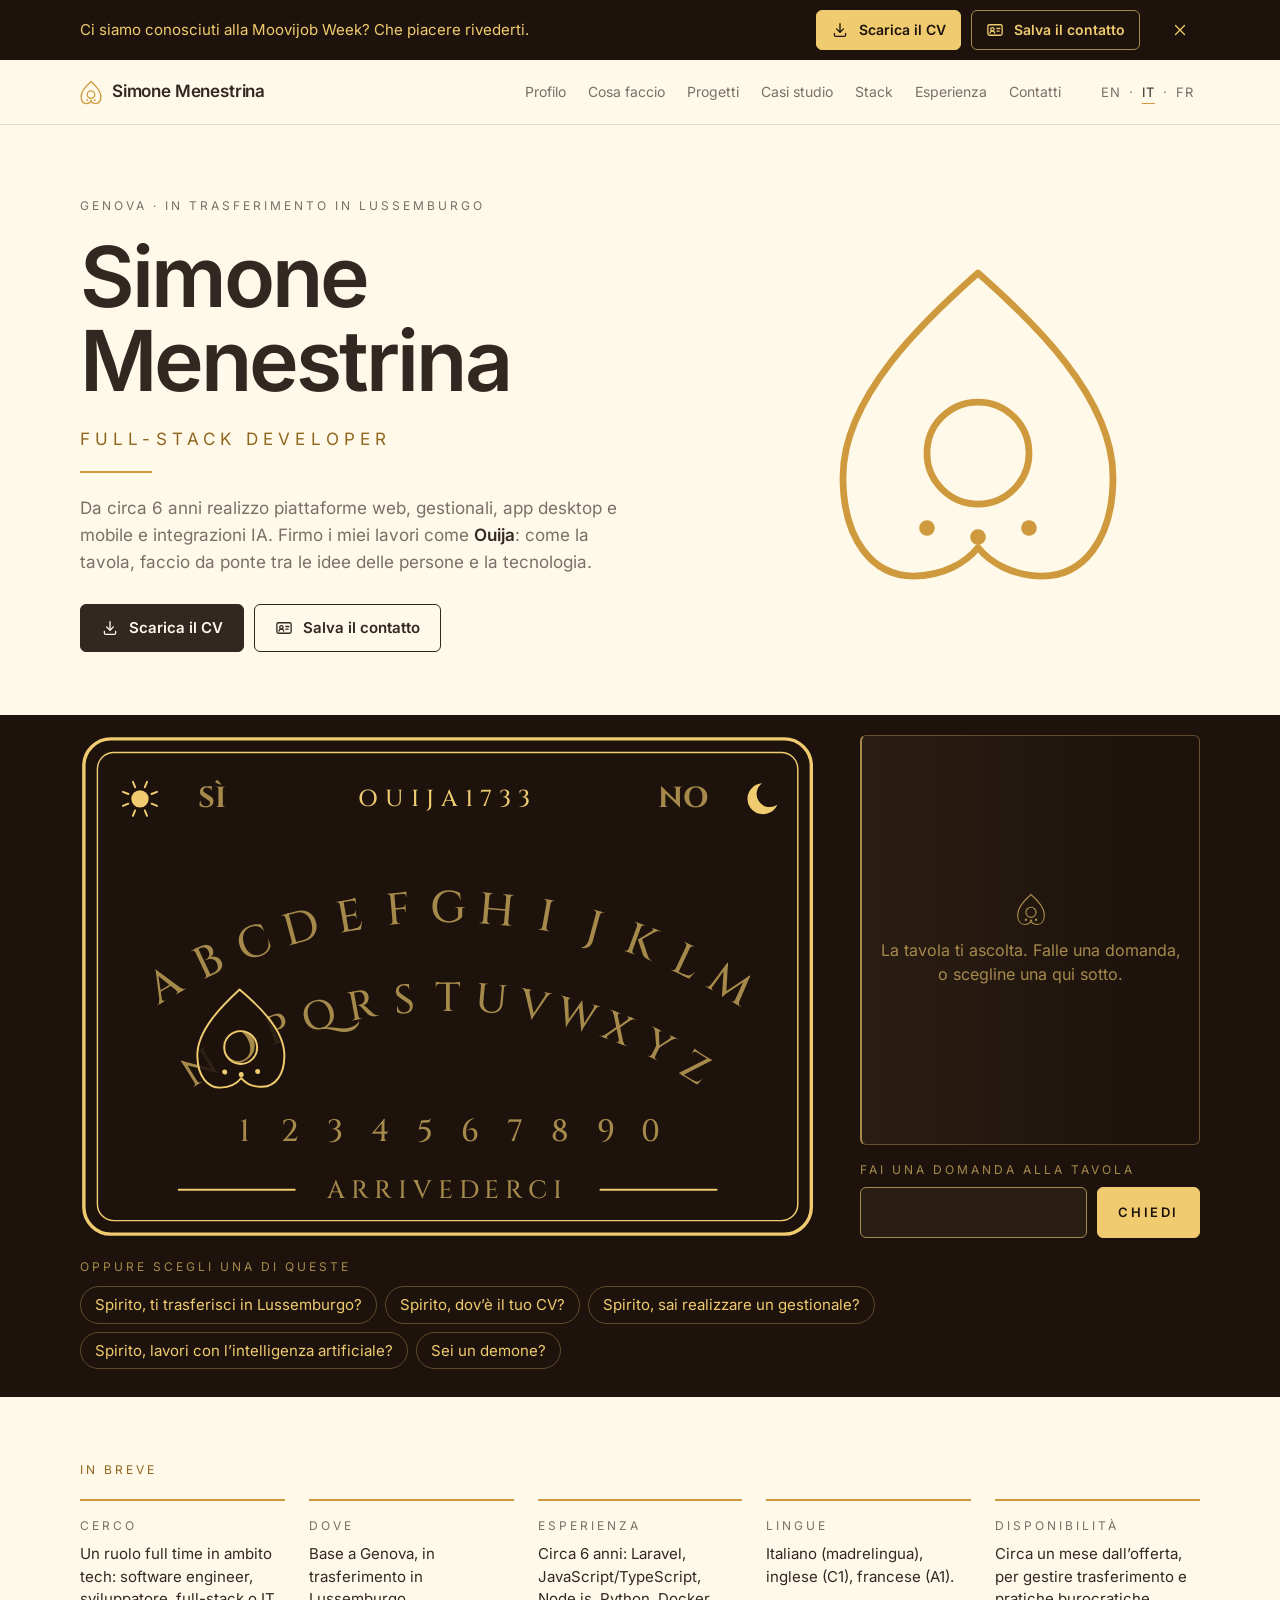
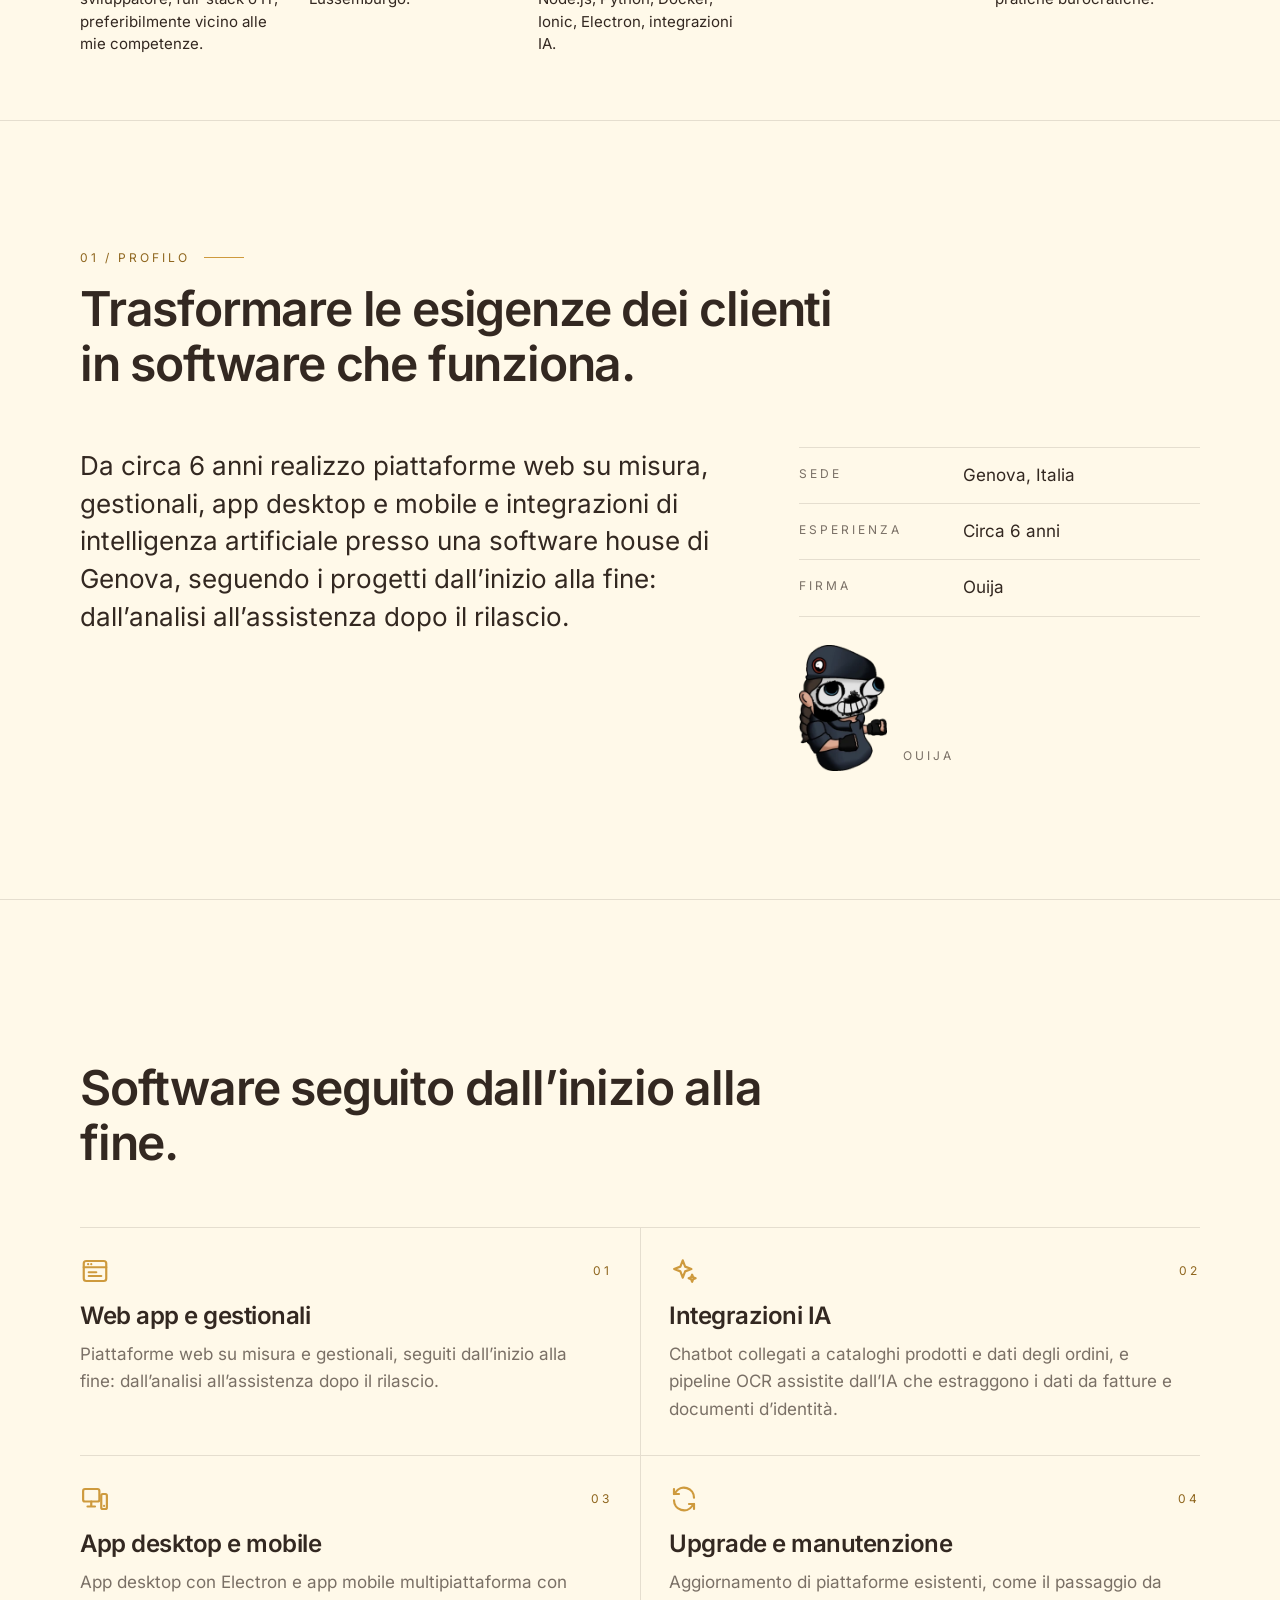
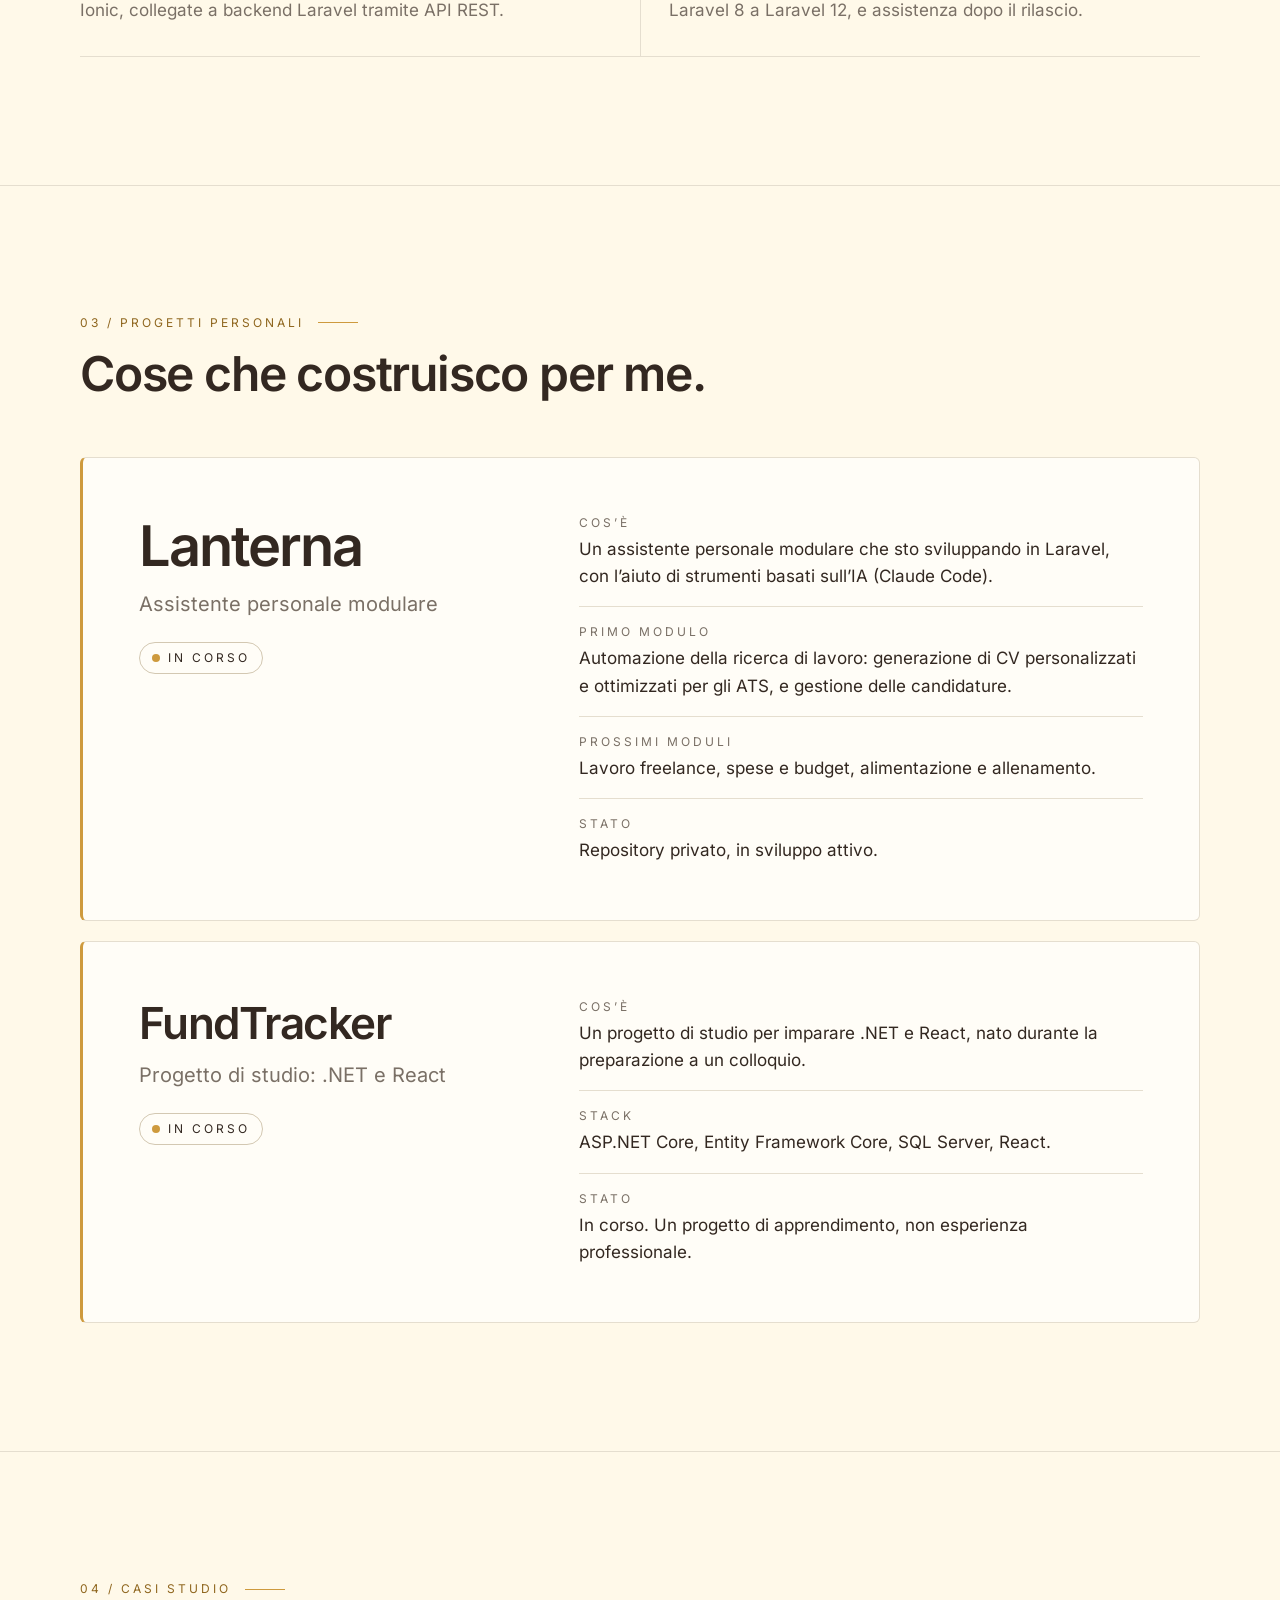
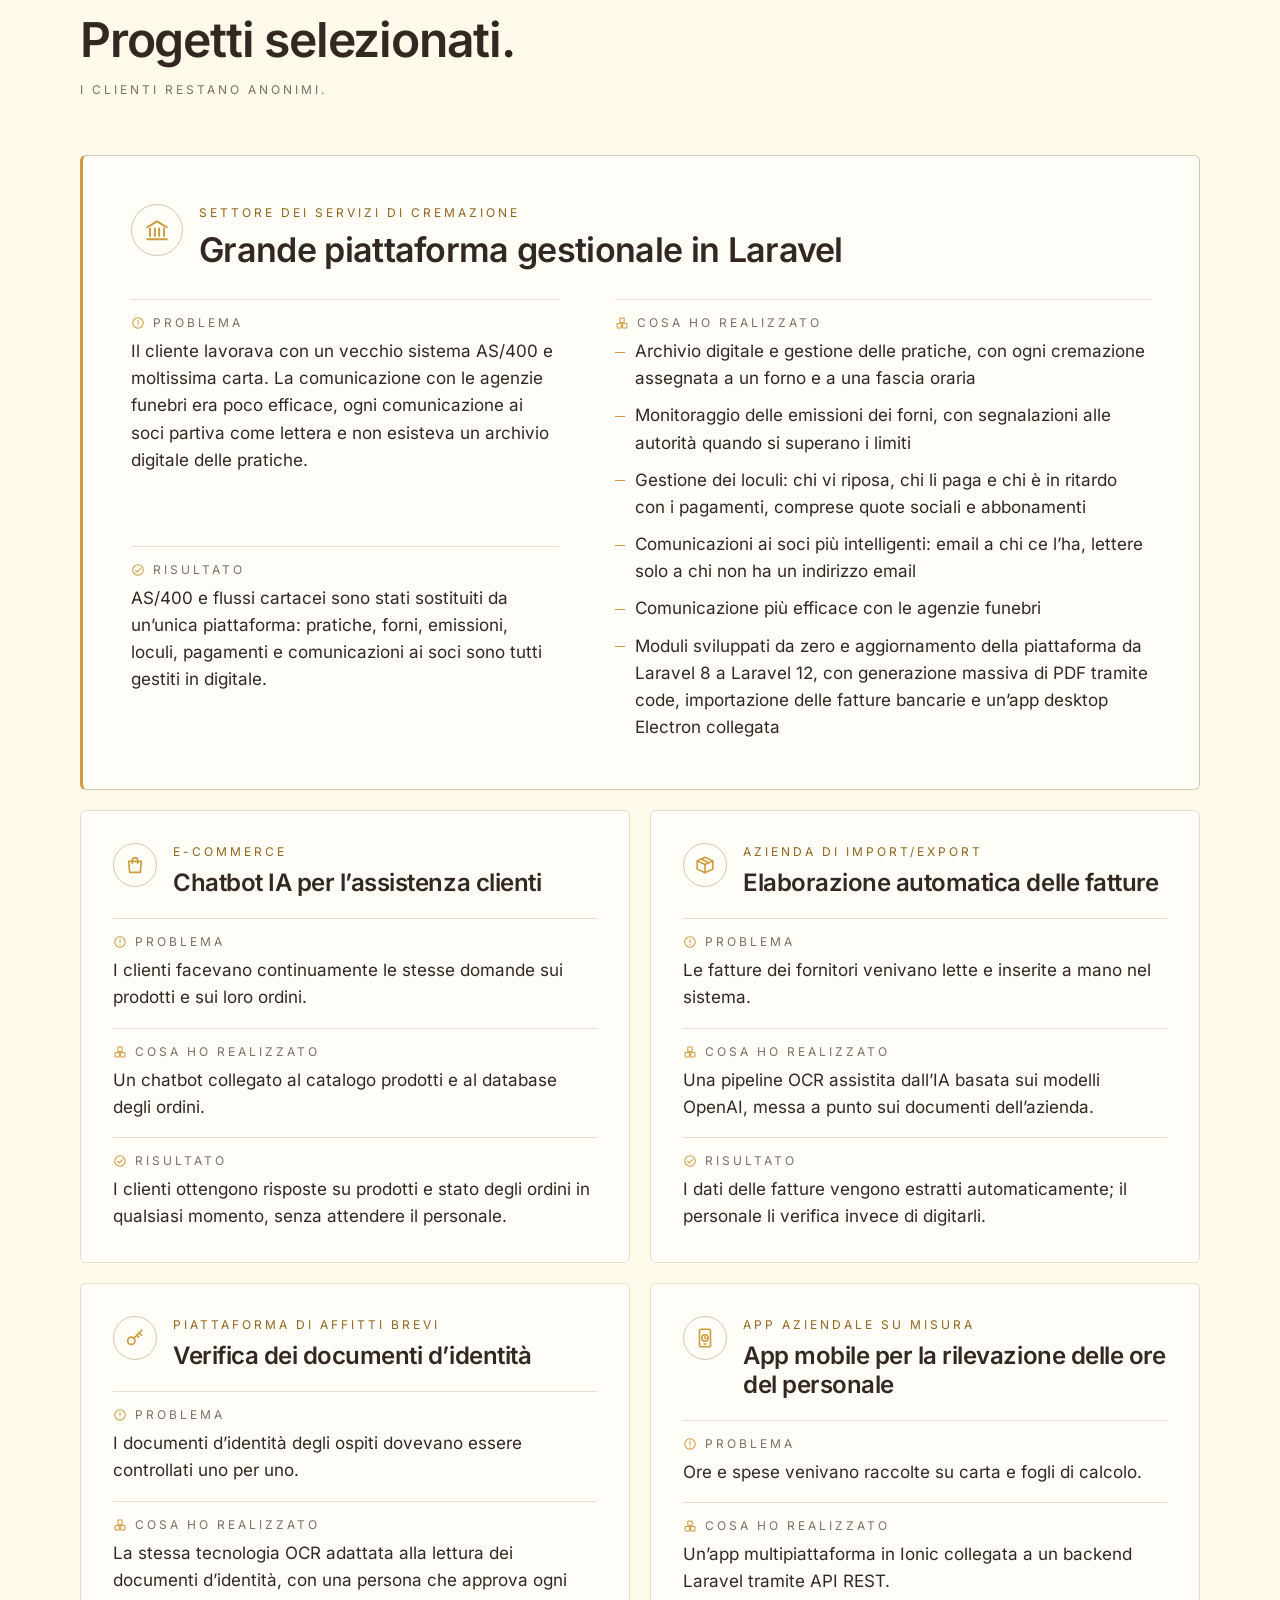
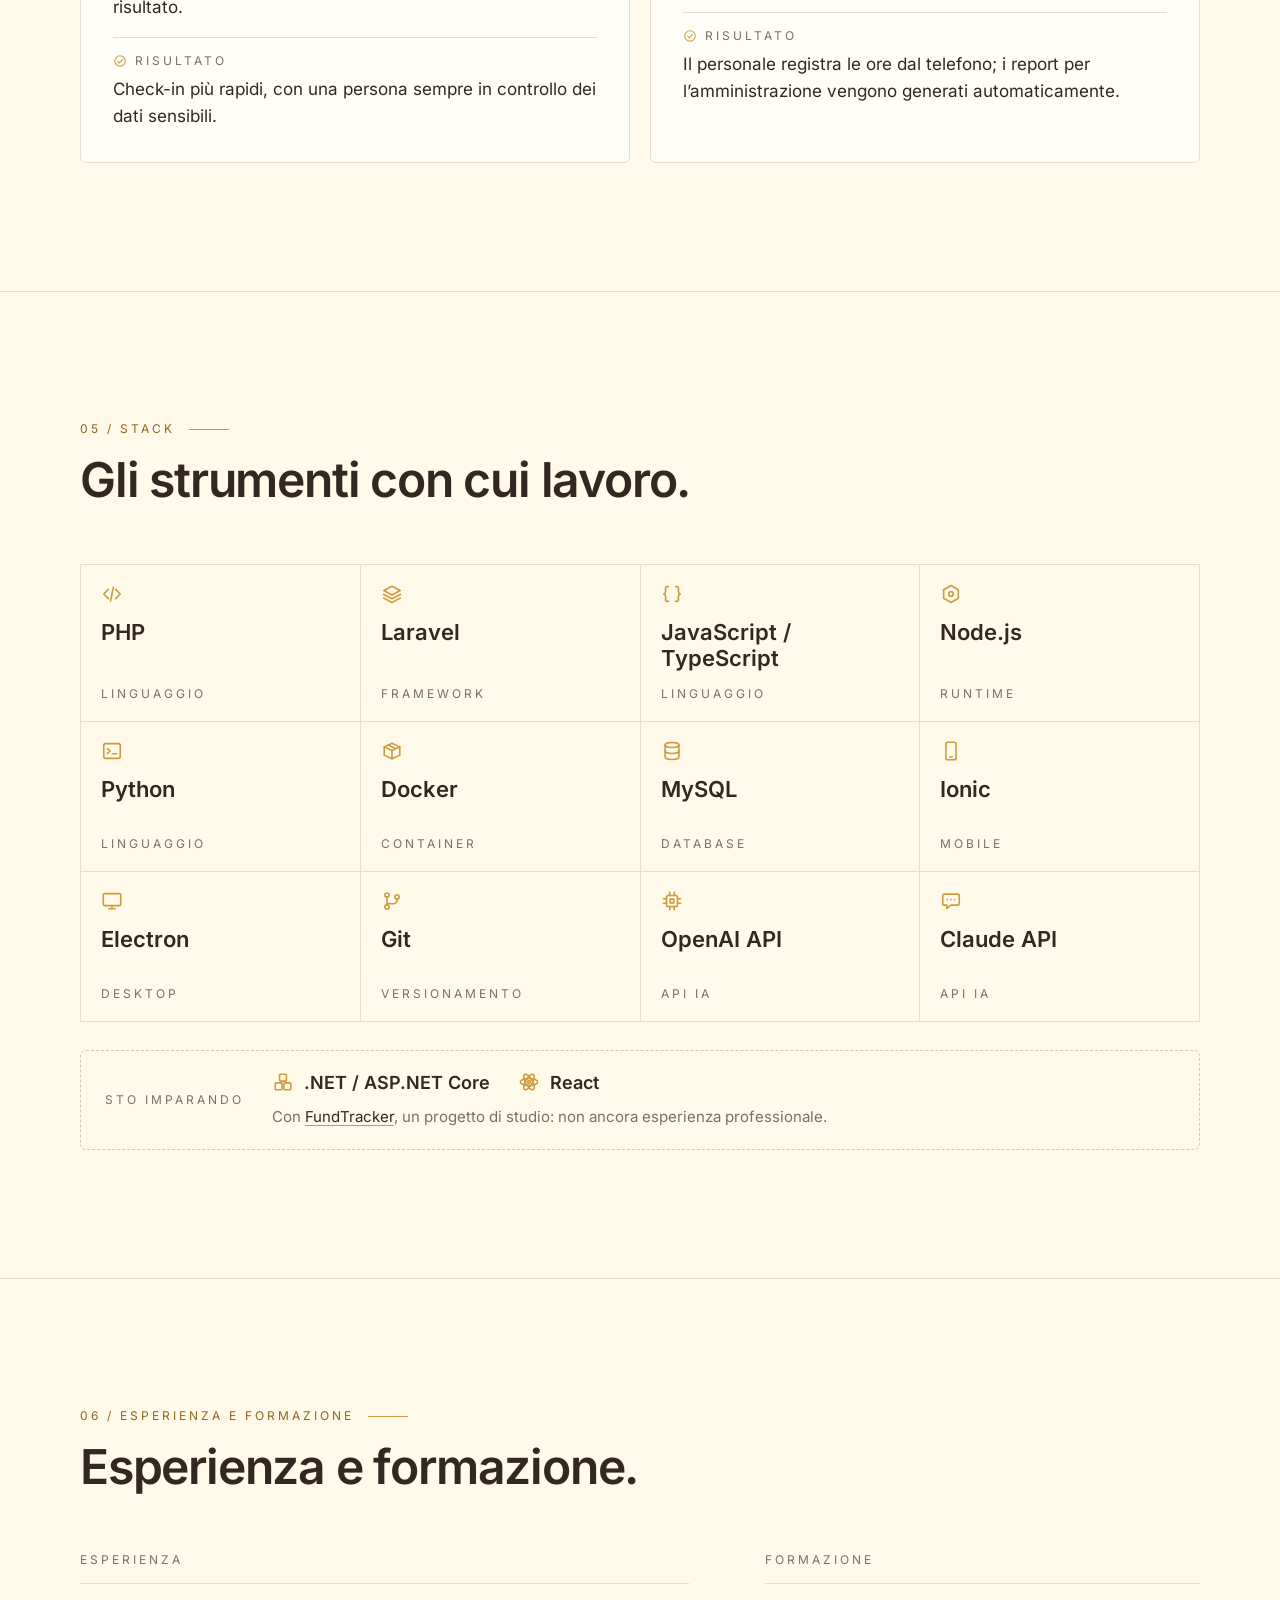
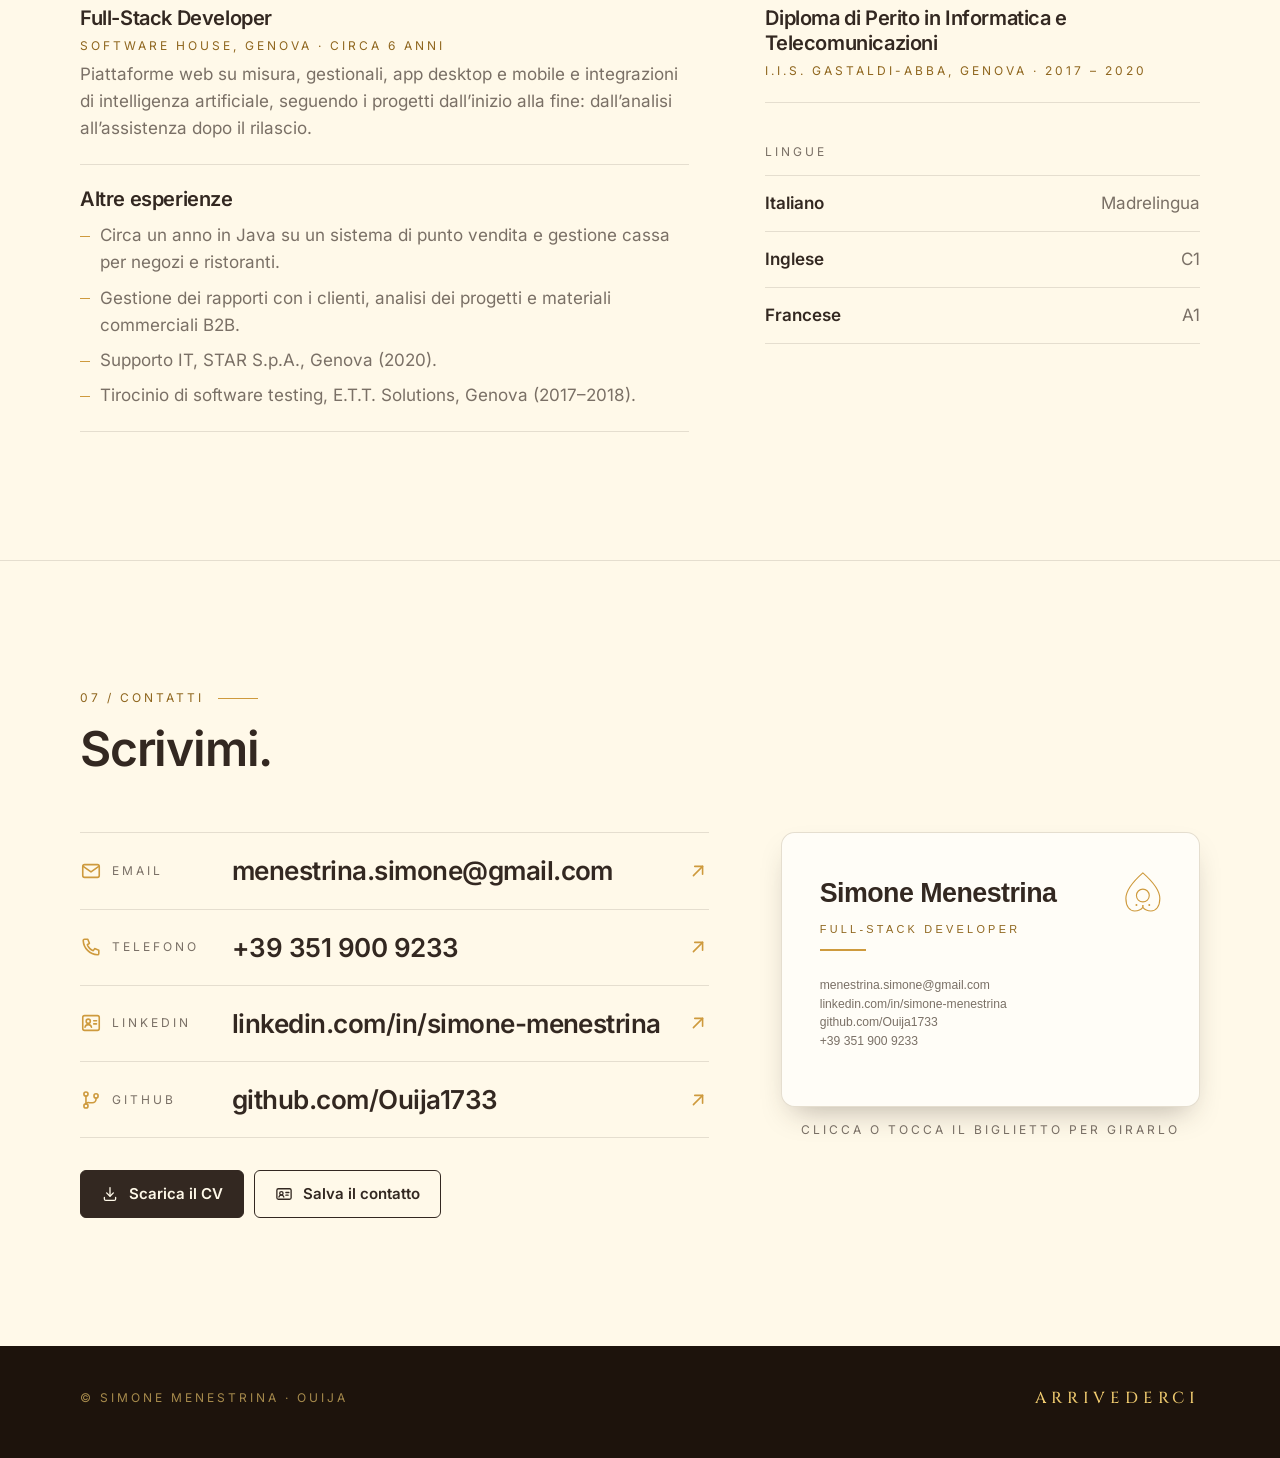
<file: it/index.html>
<!doctype html>
<html lang="it">
<head>
  <meta charset="utf-8">
  <meta name="viewport" content="width=device-width, initial-scale=1">
  <title>Simone Menestrina (Ouija) — Full-Stack Developer</title>
  <meta name="description" content="Simone Menestrina, in arte Ouija: sviluppatore full-stack di Genova, in trasferimento in Lussemburgo, con circa 6 anni di esperienza in piattaforme web su misura, gestionali, app desktop e mobile e integrazioni di intelligenza artificiale.">
  <meta name="author" content="Simone Menestrina">
  <meta name="theme-color" content="#FFF9E9">
  <link rel="canonical" href="https://ouija1733.github.io/it/">
  <link rel="alternate" hreflang="en" href="https://ouija1733.github.io/">
  <link rel="alternate" hreflang="it" href="https://ouija1733.github.io/it/">
  <link rel="alternate" hreflang="fr" href="https://ouija1733.github.io/fr/">
  <link rel="alternate" hreflang="x-default" href="https://ouija1733.github.io/">

  <meta property="og:type" content="website">
  <meta property="og:site_name" content="Simone Menestrina — Ouija">
  <meta property="og:title" content="Simone Menestrina (Ouija) — Full-Stack Developer">
  <meta property="og:description" content="Simone Menestrina, in arte Ouija: sviluppatore full-stack di Genova, in trasferimento in Lussemburgo, con circa 6 anni di esperienza in piattaforme web su misura, gestionali, app desktop e mobile e integrazioni di intelligenza artificiale.">
  <meta property="og:url" content="https://ouija1733.github.io/it/">
  <meta property="og:image" content="https://ouija1733.github.io/assets/og-image.png">
  <meta property="og:image:type" content="image/png">
  <meta property="og:image:width" content="1200">
  <meta property="og:image:height" content="630">
  <meta property="og:image:alt" content="Simone Menestrina, Full-Stack Developer, accanto al retro del biglietto da visita: una tavola Ouija oro su nero.">
  <meta property="og:locale" content="it_IT">
  <meta property="og:locale:alternate" content="en_US">
  <meta property="og:locale:alternate" content="fr_FR">
  <meta name="twitter:card" content="summary_large_image">
  <meta name="twitter:image:alt" content="Simone Menestrina, Full-Stack Developer, accanto al retro del biglietto da visita: una tavola Ouija oro su nero.">

  <link rel="icon" href="../assets/favicon.svg" type="image/svg+xml">
  <link rel="apple-touch-icon" href="../assets/apple-touch-icon.png">

  <link rel="preload" href="../assets/fonts/inter-400.woff2" as="font" type="font/woff2" crossorigin>
  <link rel="preload" href="../assets/fonts/inter-600.woff2" as="font" type="font/woff2" crossorigin>
  <link rel="stylesheet" href="../assets/css/style.css">
  <script>
    /* Motion is opt-in: only with JS, only without reduced motion, and undone if main.js never runs. */
    (function (d) {
      d.classList.add("js");
      if (window.matchMedia && !matchMedia("(prefers-reduced-motion: reduce)").matches) {
        d.classList.add("motion");
        setTimeout(function () { if (!window.ouijaReady) d.classList.remove("motion"); }, 2500);
      }
    })(document.documentElement);
  </script>
  <script src="../assets/js/main.js" defer></script>
</head>
<body>
  <a class="skip-link" href="#main">Vai al contenuto</a>

  <aside class="moovi" id="moovi" aria-label="Moovijob Week" data-from="2026-11-10" data-to="2026-12-15" hidden>
    <div class="wrap moovi-inner">
      <p class="moovi-text">Ci siamo conosciuti alla Moovijob Week? Che piacere rivederti.</p>
      <div class="actions moovi-actions"><a class="btn" href="../assets/cv/simone-menestrina-cv-it.pdf" download><svg class="icon icon-sm" viewBox="0 0 24 24" fill="none" stroke="currentColor" stroke-width="1.75" stroke-linecap="round" stroke-linejoin="round" aria-hidden="true" focusable="false"><path d="M12 3.5v11"/><path d="M7.5 10.5 12 15l4.5-4.5"/><path d="M4.5 16.5v2a2 2 0 0 0 2 2h11a2 2 0 0 0 2-2v-2"/></svg>Scarica il CV</a><a class="btn" href="../assets/simone-menestrina.vcf"><svg class="icon icon-sm" viewBox="0 0 24 24" fill="none" stroke="currentColor" stroke-width="1.75" stroke-linecap="round" stroke-linejoin="round" aria-hidden="true" focusable="false"><rect x="2.5" y="5" width="19" height="14" rx="2"/><circle cx="8.5" cy="11" r="2.25"/><path d="M5.25 16a3.4 3.4 0 0 1 6.5 0"/><path d="M14.5 10h4M14.5 13.5h3"/></svg>Salva il contatto</a></div>
      <button class="moovi-close" type="button" aria-label="Chiudi"><svg class="icon icon-sm" viewBox="0 0 24 24" fill="none" stroke="currentColor" stroke-width="1.75" stroke-linecap="round" aria-hidden="true" focusable="false"><path d="M6 6l12 12M18 6 6 18"/></svg></button>
    </div>
  </aside>

  <header class="site-header">
    <div class="wrap header-inner">
      <a class="brand" href="#top"><svg class="brand-mark" viewBox="-50 -65 100 111" aria-hidden="true" focusable="false"><path class="pm-line" d="M0 -60C17 -45 45 -19 45 8C45 29 35 41 21.5 41C11.5 41 4 36.5 0 31.5C-4 36.5 -11.5 41 -21.5 41C-35 41 -45 29 -45 8C-45 -19 -17 -45 0 -60Z"/><circle class="pm-line" r="17"/><g class="pm-dots"><circle cx="-17" cy="25" r="2.6"/><circle cx="0" cy="28" r="2.6"/><circle cx="17" cy="25" r="2.6"/></g></svg>Simone Menestrina</a>

      <button class="nav-toggle" type="button" aria-expanded="false" aria-controls="site-nav">
        <span class="nav-toggle-icon" aria-hidden="true"></span>Menu
      </button>

      <nav class="site-nav" id="site-nav" aria-label="Principale">
        <ul>
            <li><a href="#about">Profilo</a></li>
            <li><a href="#services">Cosa faccio</a></li>
            <li><a href="#projects">Progetti</a></li>
            <li><a href="#case-studies">Casi studio</a></li>
            <li><a href="#stack">Stack</a></li>
            <li><a href="#experience">Esperienza</a></li>
            <li><a href="#contact">Contatti</a></li>
        </ul>
      </nav>

      <nav class="lang-switch" aria-label="Lingua">
        <ul>
          <li><a href="../" hreflang="en" lang="en">EN<span class="sr-only"> – English</span></a></li><li><a href="./" hreflang="it" lang="it" aria-current="page">IT<span class="sr-only"> – Italiano</span></a></li><li><a href="../fr/" hreflang="fr" lang="fr">FR<span class="sr-only"> – Français</span></a></li>
        </ul>
      </nav>
    </div>
  </header>

  <main id="main" tabindex="-1">
    <section class="hero" id="top" aria-labelledby="hero-name">
      <div class="wrap">
        <div class="hero-grid">
          <div>
            <p class="hero-kicker caps" data-reveal>Genova · In trasferimento in Lussemburgo</p>
            <h1 class="hero-name" id="hero-name" data-reveal style="--d: 90ms">Simone <br>Menestrina</h1>
            <p class="hero-role caps" data-reveal style="--d: 180ms">Full-Stack Developer</p>
            <p class="hero-bridge" data-reveal style="--d: 270ms">Da circa 6 anni realizzo piattaforme web, gestionali, app desktop e mobile e integrazioni IA. Firmo i miei lavori come <strong>Ouija</strong>: come la tavola, faccio da ponte tra le idee delle persone e la tecnologia.</p>
            <p class="print-contacts">menestrina.simone@gmail.com · +39 351 900 9233 · linkedin.com/in/simone-menestrina · github.com/Ouija1733 · ouija1733.github.io</p>
            <div class="actions hero-actions"><a class="btn" href="../assets/cv/simone-menestrina-cv-it.pdf" download><svg class="icon icon-sm" viewBox="0 0 24 24" fill="none" stroke="currentColor" stroke-width="1.75" stroke-linecap="round" stroke-linejoin="round" aria-hidden="true" focusable="false"><path d="M12 3.5v11"/><path d="M7.5 10.5 12 15l4.5-4.5"/><path d="M4.5 16.5v2a2 2 0 0 0 2 2h11a2 2 0 0 0 2-2v-2"/></svg>Scarica il CV</a><a class="btn" href="../assets/simone-menestrina.vcf"><svg class="icon icon-sm" viewBox="0 0 24 24" fill="none" stroke="currentColor" stroke-width="1.75" stroke-linecap="round" stroke-linejoin="round" aria-hidden="true" focusable="false"><rect x="2.5" y="5" width="19" height="14" rx="2"/><circle cx="8.5" cy="11" r="2.25"/><path d="M5.25 16a3.4 3.4 0 0 1 6.5 0"/><path d="M14.5 10h4M14.5 13.5h3"/></svg>Salva il contatto</a></div>
          </div>

          <div class="hero-mark"><svg class="hero-planchette" viewBox="-50 -65 100 111" aria-hidden="true" focusable="false"><path class="pm-line" d="M0 -60C17 -45 45 -19 45 8C45 29 35 41 21.5 41C11.5 41 4 36.5 0 31.5C-4 36.5 -11.5 41 -21.5 41C-35 41 -45 29 -45 8C-45 -19 -17 -45 0 -60Z"/><circle class="pm-line" r="17"/><g class="pm-dots"><circle cx="-17" cy="25" r="2.6"/><circle cx="0" cy="28" r="2.6"/><circle cx="17" cy="25" r="2.6"/></g></svg></div>
        </div>
      </div>
    </section>

    <section class="board-section" id="board" aria-label="Fai una domanda alla tavola">
      <div class="wrap">
        <div class="board">
          <svg class="board-svg" viewBox="0 0 760 520" role="img" aria-labelledby="board-title" data-rest-x="380" data-rest-y="346">
            <title id="board-title">Tavola Ouija con l’alfabeto, i numeri, SÌ, NO e ARRIVEDERCI</title>
            <defs>
              <filter id="bd-glow" x="-60%" y="-60%" width="220%" height="220%">
                <feGaussianBlur in="SourceGraphic" stdDeviation="2.6" result="blur"/>
                <feComponentTransfer in="blur" result="soft"><feFuncA type="linear" slope="0.6"/></feComponentTransfer>
                <feMerge><feMergeNode in="soft"/><feMergeNode in="SourceGraphic"/></feMerge>
              </filter>
              <clipPath id="pl-window"><circle r="17" cx="0" cy="0"/></clipPath>
            </defs>
            <rect class="bd-face" x="4" y="4" width="752" height="512" rx="28"/>
            <rect class="bd-inner" x="18" y="18" width="724" height="484" rx="17"/>
            <g class="bd-ornament">
              <circle class="bd-fill" cx="62" cy="66" r="9"/><path d="M74.0 71.0L79.6 73.3"/><path d="M67.0 78.0L69.3 83.6"/><path d="M57.0 78.0L54.7 83.6"/><path d="M50.0 71.0L44.4 73.3"/><path d="M50.0 61.0L44.4 58.7"/><path d="M57.0 54.0L54.7 48.4"/><path d="M67.0 54.0L69.3 48.4"/><path d="M74.0 61.0L79.6 58.7"/>
              <path class="bd-fill" d="M705.1 50A16 16 0 1 0 720.8 72A13.5 13.5 0 1 1 705.1 50Z"/>
              <path d="M102 470H222M538 470H658"/>
            </g>
            <text class="bd-title" x="380" y="66">OUIJA1733</text>
            <g id="bd-glyphs" class="bd-glyphs">
              <g class="glyph keep" data-ch="A" data-x="88.0" data-y="258.9" style="font-size:46px"><text class="g-base" x="88.0" y="258.9" transform="rotate(-30.23 88.0 258.9)">A</text><text class="g-lit" x="88.0" y="258.9" transform="rotate(-30.23 88.0 258.9)" filter="url(#bd-glow)">A</text></g><g class="glyph" data-ch="B" data-x="133.1" data-y="235.2" style="font-size:46px"><text class="g-base" x="133.1" y="235.2" transform="rotate(-25.19 133.1 235.2)">B</text><text class="g-lit" x="133.1" y="235.2" transform="rotate(-25.19 133.1 235.2)" filter="url(#bd-glow)">B</text></g><g class="glyph" data-ch="C" data-x="180.2" data-y="215.5" style="font-size:46px"><text class="g-base" x="180.2" y="215.5" transform="rotate(-20.15 180.2 215.5)">C</text><text class="g-lit" x="180.2" y="215.5" transform="rotate(-20.15 180.2 215.5)" filter="url(#bd-glow)">C</text></g><g class="glyph" data-ch="D" data-x="228.8" data-y="200.1" style="font-size:46px"><text class="g-base" x="228.8" y="200.1" transform="rotate(-15.11 228.8 200.1)">D</text><text class="g-lit" x="228.8" y="200.1" transform="rotate(-15.11 228.8 200.1)" filter="url(#bd-glow)">D</text></g><g class="glyph" data-ch="E" data-x="278.5" data-y="188.9" style="font-size:46px"><text class="g-base" x="278.5" y="188.9" transform="rotate(-10.08 278.5 188.9)">E</text><text class="g-lit" x="278.5" y="188.9" transform="rotate(-10.08 278.5 188.9)" filter="url(#bd-glow)">E</text></g><g class="glyph" data-ch="F" data-x="329.1" data-y="182.2" style="font-size:46px"><text class="g-base" x="329.1" y="182.2" transform="rotate(-5.04 329.1 182.2)">F</text><text class="g-lit" x="329.1" y="182.2" transform="rotate(-5.04 329.1 182.2)" filter="url(#bd-glow)">F</text></g><g class="glyph" data-ch="G" data-x="380.0" data-y="180.0" style="font-size:46px"><text class="g-base" x="380.0" y="180.0">G</text><text class="g-lit" x="380.0" y="180.0" filter="url(#bd-glow)">G</text></g><g class="glyph" data-ch="H" data-x="430.9" data-y="182.2" style="font-size:46px"><text class="g-base" x="430.9" y="182.2" transform="rotate(5.04 430.9 182.2)">H</text><text class="g-lit" x="430.9" y="182.2" transform="rotate(5.04 430.9 182.2)" filter="url(#bd-glow)">H</text></g><g class="glyph keep" data-ch="I" data-x="481.5" data-y="188.9" style="font-size:46px"><text class="g-base" x="481.5" y="188.9" transform="rotate(10.08 481.5 188.9)">I</text><text class="g-lit" x="481.5" y="188.9" transform="rotate(10.08 481.5 188.9)" filter="url(#bd-glow)">I</text></g><g class="glyph keep" data-ch="J" data-x="531.2" data-y="200.1" style="font-size:46px"><text class="g-base" x="531.2" y="200.1" transform="rotate(15.11 531.2 200.1)">J</text><text class="g-lit" x="531.2" y="200.1" transform="rotate(15.11 531.2 200.1)" filter="url(#bd-glow)">J</text></g><g class="glyph" data-ch="K" data-x="579.8" data-y="215.5" style="font-size:46px"><text class="g-base" x="579.8" y="215.5" transform="rotate(20.15 579.8 215.5)">K</text><text class="g-lit" x="579.8" y="215.5" transform="rotate(20.15 579.8 215.5)" filter="url(#bd-glow)">K</text></g><g class="glyph" data-ch="L" data-x="626.9" data-y="235.2" style="font-size:46px"><text class="g-base" x="626.9" y="235.2" transform="rotate(25.19 626.9 235.2)">L</text><text class="g-lit" x="626.9" y="235.2" transform="rotate(25.19 626.9 235.2)" filter="url(#bd-glow)">L</text></g><g class="glyph" data-ch="M" data-x="672.0" data-y="258.9" style="font-size:46px"><text class="g-base" x="672.0" y="258.9" transform="rotate(30.23 672.0 258.9)">M</text><text class="g-lit" x="672.0" y="258.9" transform="rotate(30.23 672.0 258.9)" filter="url(#bd-glow)">M</text></g><g class="glyph" data-ch="N" data-x="124.0" data-y="344.5" style="font-size:42px"><text class="g-base" x="124.0" y="344.5" transform="rotate(-31.64 124.0 344.5)">N</text><text class="g-lit" x="124.0" y="344.5" transform="rotate(-31.64 124.0 344.5)" filter="url(#bd-glow)">N</text></g><g class="glyph keep" data-ch="O" data-x="163.3" data-y="322.8" style="font-size:42px"><text class="g-base" x="163.3" y="322.8" transform="rotate(-26.37 163.3 322.8)">O</text><text class="g-lit" x="163.3" y="322.8" transform="rotate(-26.37 163.3 322.8)" filter="url(#bd-glow)">O</text></g><g class="glyph" data-ch="P" data-x="204.4" data-y="304.7" style="font-size:42px"><text class="g-base" x="204.4" y="304.7" transform="rotate(-21.09 204.4 304.7)">P</text><text class="g-lit" x="204.4" y="304.7" transform="rotate(-21.09 204.4 304.7)" filter="url(#bd-glow)">P</text></g><g class="glyph" data-ch="Q" data-x="247.0" data-y="290.5" style="font-size:42px"><text class="g-base" x="247.0" y="290.5" transform="rotate(-15.82 247.0 290.5)">Q</text><text class="g-lit" x="247.0" y="290.5" transform="rotate(-15.82 247.0 290.5)" filter="url(#bd-glow)">Q</text></g><g class="glyph" data-ch="R" data-x="290.7" data-y="280.2" style="font-size:42px"><text class="g-base" x="290.7" y="280.2" transform="rotate(-10.55 290.7 280.2)">R</text><text class="g-lit" x="290.7" y="280.2" transform="rotate(-10.55 290.7 280.2)" filter="url(#bd-glow)">R</text></g><g class="glyph" data-ch="S" data-x="335.1" data-y="274.1" style="font-size:42px"><text class="g-base" x="335.1" y="274.1" transform="rotate(-5.27 335.1 274.1)">S</text><text class="g-lit" x="335.1" y="274.1" transform="rotate(-5.27 335.1 274.1)" filter="url(#bd-glow)">S</text></g><g class="glyph" data-ch="T" data-x="380.0" data-y="272.0" style="font-size:42px"><text class="g-base" x="380.0" y="272.0">T</text><text class="g-lit" x="380.0" y="272.0" filter="url(#bd-glow)">T</text></g><g class="glyph keep" data-ch="U" data-x="424.9" data-y="274.1" style="font-size:42px"><text class="g-base" x="424.9" y="274.1" transform="rotate(5.27 424.9 274.1)">U</text><text class="g-lit" x="424.9" y="274.1" transform="rotate(5.27 424.9 274.1)" filter="url(#bd-glow)">U</text></g><g class="glyph" data-ch="V" data-x="469.3" data-y="280.2" style="font-size:42px"><text class="g-base" x="469.3" y="280.2" transform="rotate(10.55 469.3 280.2)">V</text><text class="g-lit" x="469.3" y="280.2" transform="rotate(10.55 469.3 280.2)" filter="url(#bd-glow)">V</text></g><g class="glyph" data-ch="W" data-x="513.0" data-y="290.5" style="font-size:42px"><text class="g-base" x="513.0" y="290.5" transform="rotate(15.82 513.0 290.5)">W</text><text class="g-lit" x="513.0" y="290.5" transform="rotate(15.82 513.0 290.5)" filter="url(#bd-glow)">W</text></g><g class="glyph" data-ch="X" data-x="555.6" data-y="304.7" style="font-size:42px"><text class="g-base" x="555.6" y="304.7" transform="rotate(21.09 555.6 304.7)">X</text><text class="g-lit" x="555.6" y="304.7" transform="rotate(21.09 555.6 304.7)" filter="url(#bd-glow)">X</text></g><g class="glyph" data-ch="Y" data-x="596.7" data-y="322.8" style="font-size:42px"><text class="g-base" x="596.7" y="322.8" transform="rotate(26.37 596.7 322.8)">Y</text><text class="g-lit" x="596.7" y="322.8" transform="rotate(26.37 596.7 322.8)" filter="url(#bd-glow)">Y</text></g><g class="glyph" data-ch="Z" data-x="636.0" data-y="344.5" style="font-size:42px"><text class="g-base" x="636.0" y="344.5" transform="rotate(31.64 636.0 344.5)">Z</text><text class="g-lit" x="636.0" y="344.5" transform="rotate(31.64 636.0 344.5)" filter="url(#bd-glow)">Z</text></g><g class="glyph" data-ch="1" data-x="170.0" data-y="410.0" style="font-size:32px"><text class="g-base" x="170.0" y="410.0">1</text><text class="g-lit" x="170.0" y="410.0" filter="url(#bd-glow)">1</text></g><g class="glyph" data-ch="2" data-x="216.7" data-y="410.0" style="font-size:32px"><text class="g-base" x="216.7" y="410.0">2</text><text class="g-lit" x="216.7" y="410.0" filter="url(#bd-glow)">2</text></g><g class="glyph" data-ch="3" data-x="263.3" data-y="410.0" style="font-size:32px"><text class="g-base" x="263.3" y="410.0">3</text><text class="g-lit" x="263.3" y="410.0" filter="url(#bd-glow)">3</text></g><g class="glyph" data-ch="4" data-x="310.0" data-y="410.0" style="font-size:32px"><text class="g-base" x="310.0" y="410.0">4</text><text class="g-lit" x="310.0" y="410.0" filter="url(#bd-glow)">4</text></g><g class="glyph" data-ch="5" data-x="356.7" data-y="410.0" style="font-size:32px"><text class="g-base" x="356.7" y="410.0">5</text><text class="g-lit" x="356.7" y="410.0" filter="url(#bd-glow)">5</text></g><g class="glyph" data-ch="6" data-x="403.3" data-y="410.0" style="font-size:32px"><text class="g-base" x="403.3" y="410.0">6</text><text class="g-lit" x="403.3" y="410.0" filter="url(#bd-glow)">6</text></g><g class="glyph" data-ch="7" data-x="450.0" data-y="410.0" style="font-size:32px"><text class="g-base" x="450.0" y="410.0">7</text><text class="g-lit" x="450.0" y="410.0" filter="url(#bd-glow)">7</text></g><g class="glyph" data-ch="8" data-x="496.7" data-y="410.0" style="font-size:32px"><text class="g-base" x="496.7" y="410.0">8</text><text class="g-lit" x="496.7" y="410.0" filter="url(#bd-glow)">8</text></g><g class="glyph" data-ch="9" data-x="543.3" data-y="410.0" style="font-size:32px"><text class="g-base" x="543.3" y="410.0">9</text><text class="g-lit" x="543.3" y="410.0" filter="url(#bd-glow)">9</text></g><g class="glyph" data-ch="0" data-x="590.0" data-y="410.0" style="font-size:32px"><text class="g-base" x="590.0" y="410.0">0</text><text class="g-lit" x="590.0" y="410.0" filter="url(#bd-glow)">0</text></g><g class="glyph" data-ch="YES" data-x="136.0" data-y="66.0" style="font-size:30px"><text class="g-base" x="136.0" y="66.0">SÌ</text><text class="g-lit" x="136.0" y="66.0" filter="url(#bd-glow)">SÌ</text></g><g class="glyph" data-ch="NO" data-x="624.0" data-y="66.0" style="font-size:30px"><text class="g-base" x="624.0" y="66.0">NO</text><text class="g-lit" x="624.0" y="66.0" filter="url(#bd-glow)">NO</text></g><g class="glyph" data-ch="GOODBYE" data-x="380.0" data-y="470.0" style="font-size:26px"><text class="g-base" x="380.0" y="470.0">ARRIVEDERCI</text><text class="g-lit" x="380.0" y="470.0" filter="url(#bd-glow)">ARRIVEDERCI</text></g>
            </g>
            <g class="pl-trail" aria-hidden="true"><circle r="4.0" cx="0" cy="0"/><circle r="3.6" cx="0" cy="0"/><circle r="3.2" cx="0" cy="0"/><circle r="2.8" cx="0" cy="0"/><circle r="2.4" cx="0" cy="0"/><circle r="2.0" cx="0" cy="0"/><circle r="1.6" cx="0" cy="0"/></g>
            <g class="pl" transform="translate(380 346)">
              <g class="pl-body">
                <path class="pl-shape" d="M0 -60C17 -45 45 -19 45 8C45 29 35 41 21.5 41C11.5 41 4 36.5 0 31.5C-4 36.5 -11.5 41 -21.5 41C-35 41 -45 29 -45 8C-45 -19 -17 -45 0 -60Z"/>
                <g class="pl-dots"><circle cx="-17" cy="25" r="2.6"/><circle cx="0" cy="28" r="2.6"/><circle cx="17" cy="25" r="2.6"/></g>
              </g>
              <g clip-path="url(#pl-window)">
                <circle class="pl-glass" r="17"/>
                <g class="pl-lens" transform="scale(1.2) translate(-380 -346)"><use href="#bd-glyphs"/></g>
              </g>
              <circle class="pl-ring" r="17"/>
            </g>
          </svg>

          <div class="ask-answer" id="ask-answer" aria-live="polite"><p class="ask-idle">La tavola ti ascolta. Falle una domanda, o scegline una qui sotto.</p></div>

          <form class="ask" id="ask" autocomplete="off" data-faq="{&quot;topics&quot;: [{&quot;id&quot;: &quot;job&quot;, &quot;word&quot;: &quot;FULL TIME&quot;, &quot;text&quot;: &quot;Un ruolo full time in ambito tech: software engineer, sviluppatore, full-stack o IT, preferibilmente vicino a quello che già faccio.&quot;, &quot;keywords&quot;: [&quot;cerchi&quot;, &quot;cosa cerchi&quot;, &quot;lavoro&quot;, &quot;impiego&quot;, &quot;ruolo&quot;, &quot;ruoli&quot;, &quot;posizion*&quot;, &quot;opportunit*&quot;, &quot;full time&quot;, &quot;tempo pieno&quot;, &quot;part time&quot;, &quot;carriera&quot;, &quot;assum*&quot;, &quot;candidat*&quot;, &quot;offert* di lavoro&quot;, &quot;recruit*&quot;]}, {&quot;id&quot;: &quot;relocate&quot;, &quot;word&quot;: &quot;YES&quot;, &quot;text&quot;: &quot;Sì: mi sto trasferendo in Lussemburgo, ed è proprio per questo che cerco lavoro lì.&quot;, &quot;keywords&quot;: [&quot;lussemburgo&quot;, &quot;luxembourg*&quot;, &quot;lux&quot;, &quot;trasferir*&quot;, &quot;trasferiment*&quot;, &quot;trasferisc*&quot;, &quot;spostar*&quot;, &quot;estero&quot;, &quot;frontalier*&quot;, &quot;confine&quot;, &quot;relocat*&quot;]}, {&quot;id&quot;: &quot;cv&quot;, &quot;word&quot;: &quot;CV&quot;, &quot;text&quot;: &quot;In cima alla pagina, accanto a Salva il contatto.&quot;, &quot;keywords&quot;: [&quot;cv&quot;, &quot;curriculum*&quot;, &quot;resume*&quot;]}, {&quot;id&quot;: &quot;availability&quot;, &quot;word&quot;: &quot;1 MESE&quot;, &quot;text&quot;: &quot;Circa un mese dall’offerta, per gestire trasferimento e pratiche burocratiche.&quot;, &quot;keywords&quot;: [&quot;disponibil*&quot;, &quot;preavviso&quot;, &quot;inizi*&quot;, &quot;cominci*&quot;, &quot;entrare&quot;, &quot;quanto presto&quot;, &quot;quando puoi&quot;, &quot;quando potresti&quot;]}, {&quot;id&quot;: &quot;french&quot;, &quot;word&quot;: &quot;A1&quot;, &quot;text&quot;: &quot;Un pochino: francese A1, per ora. Italiano madrelingua e inglese C1.&quot;, &quot;keywords&quot;: [&quot;francese&quot;, &quot;french&quot;, &quot;francais&quot;]}, {&quot;id&quot;: &quot;english&quot;, &quot;word&quot;: &quot;C1&quot;, &quot;text&quot;: &quot;Sì, C1. L’italiano è la mia lingua madre, il francese è A1.&quot;, &quot;keywords&quot;: [&quot;inglese&quot;, &quot;english&quot;]}, {&quot;id&quot;: &quot;fundtracker&quot;, &quot;word&quot;: &quot;STUDIO&quot;, &quot;text&quot;: &quot;FundTracker: un progetto di studio per imparare .NET e React (ASP.NET Core, EF Core, SQL Server). Ancora in corso.&quot;, &quot;keywords&quot;: [&quot;fundtracker&quot;, &quot;fund tracker&quot;, &quot;net&quot;, &quot;dotnet&quot;, &quot;asp net&quot;, &quot;c sharp&quot;, &quot;csharp&quot;, &quot;react&quot;, &quot;entity framework&quot;, &quot;sql server&quot;, &quot;impar*&quot;, &quot;studi*&quot;]}, {&quot;id&quot;: &quot;build&quot;, &quot;word&quot;: &quot;6 ANNI&quot;, &quot;text&quot;: &quot;Web app e gestionali su misura sono quello che realizzo da circa 6 anni, soprattutto in Laravel.&quot;, &quot;keywords&quot;: [&quot;gestional*&quot;, &quot;gestion*&quot;, &quot;erp&quot;, &quot;crm&quot;, &quot;web app*&quot;, &quot;webapp*&quot;, &quot;applicazion* web&quot;, &quot;sito&quot;, &quot;siti&quot;, &quot;sito web&quot;, &quot;siti web&quot;, &quot;piattaform*&quot;, &quot;su misura&quot;, &quot;dashboard*&quot;, &quot;back office&quot;, &quot;backoffice&quot;, &quot;portal*&quot;, &quot;e commerce&quot;, &quot;ecommerce&quot;]}, {&quot;id&quot;: &quot;ai&quot;, &quot;word&quot;: &quot;IA&quot;, &quot;text&quot;: &quot;Ogni giorno: chatbot, elaborazione di documenti e automazioni collegate a dati reali.&quot;, &quot;keywords&quot;: [&quot;ia&quot;, &quot;l ai&quot;, &quot;dell ai&quot;, &quot;all ai&quot;, &quot;sull ai&quot;, &quot;nell ai&quot;, &quot;con ai&quot;, &quot;con l ai&quot;, &quot;di ai&quot;, &quot;ai generativ*&quot;, &quot;intelligenz* artificial*&quot;, &quot;chatbot*&quot;, &quot;chat bot*&quot;, &quot;gpt*&quot;, &quot;chatgpt&quot;, &quot;openai&quot;, &quot;claude&quot;, &quot;anthropic&quot;, &quot;llm*&quot;, &quot;ocr&quot;, &quot;machine learning&quot;, &quot;automazion*&quot;, &quot;automatizz*&quot;, &quot;automatic*&quot;, &quot;agent*&quot;, &quot;bot&quot;, &quot;prompt*&quot;, &quot;rag&quot;]}, {&quot;id&quot;: &quot;upgrade&quot;, &quot;word&quot;: &quot;FIX&quot;, &quot;text&quot;: &quot;Ho aggiornato una grande piattaforma da Laravel 8 a 12, e lavoro volentieri su codice esistente.&quot;, &quot;keywords&quot;: [&quot;aggiorn*&quot;, &quot;upgrad*&quot;, &quot;migra*&quot;, &quot;manutenzion*&quot;, &quot;manutener*&quot;, &quot;esistent*&quot;, &quot;legacy&quot;, &quot;vecchi*&quot;, &quot;refactor*&quot;, &quot;rifar*&quot;, &quot;riprender*&quot;, &quot;assistenza&quot;, &quot;supporto&quot;]}, {&quot;id&quot;: &quot;bug&quot;, &quot;word&quot;: &quot;FIX&quot;, &quot;text&quot;: &quot;Solo quelli che sto per correggere.&quot;, &quot;keywords&quot;: [&quot;bug*&quot;, &quot;errore&quot;, &quot;errori&quot;, &quot;rott*&quot;, &quot;crash*&quot;, &quot;guast*&quot;, &quot;sistemar*&quot;, &quot;correg*&quot;, &quot;fix*&quot;, &quot;debug*&quot;, &quot;problem*&quot;, &quot;malfunzion*&quot;]}, {&quot;id&quot;: &quot;tech&quot;, &quot;word&quot;: &quot;LARAVEL&quot;, &quot;text&quot;: &quot;PHP e Laravel fluentemente, più JavaScript, Node.js, Python e Docker. E italiano e inglese, per i vivi.&quot;, &quot;keywords&quot;: [&quot;laravel&quot;, &quot;php&quot;, &quot;javascript&quot;, &quot;js&quot;, &quot;typescript&quot;, &quot;ts&quot;, &quot;node*&quot;, &quot;python&quot;, &quot;docker&quot;, &quot;mysql&quot;, &quot;sql&quot;, &quot;stack*&quot;, &quot;tecnologi*&quot;, &quot;linguagg*&quot;, &quot;lingua&quot;, &quot;lingue&quot;, &quot;parli&quot;, &quot;framework*&quot;, &quot;strumenti&quot;, &quot;backend&quot;, &quot;frontend&quot;, &quot;full stack&quot;, &quot;fullstack&quot;, &quot;database&quot;, &quot;db&quot;, &quot;programmar*&quot;, &quot;programmazion*&quot;, &quot;programmator*&quot;, &quot;programmi in&quot;]}, {&quot;id&quot;: &quot;who&quot;, &quot;word&quot;: &quot;OUIJA&quot;, &quot;text&quot;: &quot;Ouija: la firma e l’alter ego di Simone. Eccolo, senza tavola.&quot;, &quot;keywords&quot;: [&quot;chi sei&quot;, &quot;chi e&quot;, &quot;come ti chiami&quot;, &quot;nome&quot;, &quot;ouija&quot;, &quot;mascott*&quot;, &quot;te stesso&quot;, &quot;presentati&quot;, &quot;teschi*&quot;]}, {&quot;id&quot;: &quot;demon&quot;, &quot;word&quot;: &quot;CODE&quot;, &quot;text&quot;: &quot;Un demone del codice.&quot;, &quot;keywords&quot;: [&quot;demon*&quot;, &quot;daemon*&quot;, &quot;diavol*&quot;, &quot;satan*&quot;, &quot;fantasm*&quot;, &quot;spirit*&quot;, &quot;possedut*&quot;, &quot;malign*&quot;, &quot;infestat*&quot;, &quot;anima&quot;, &quot;anime&quot;, &quot;morto&quot;, &quot;morti&quot;, &quot;strega&quot;, &quot;streghe&quot;, &quot;evocat*&quot;]}, {&quot;id&quot;: &quot;where&quot;, &quot;word&quot;: &quot;GENOVA&quot;, &quot;text&quot;: &quot;A Genova, per ora: mi sto trasferendo in Lussemburgo.&quot;, &quot;keywords&quot;: [&quot;dove&quot;, &quot;citta&quot;, &quot;sede&quot;, &quot;abiti&quot;, &quot;vivi&quot;, &quot;remot*&quot;, &quot;smart working&quot;, &quot;genova&quot;, &quot;italia&quot;, &quot;zona&quot;, &quot;trasfert*&quot;, &quot;in presenza&quot;, &quot;ufficio&quot;]}, {&quot;id&quot;: &quot;apps&quot;, &quot;word&quot;: &quot;APP&quot;, &quot;text&quot;: &quot;App desktop con Electron e app mobile multipiattaforma con Ionic.&quot;, &quot;keywords&quot;: [&quot;app&quot;, &quot;applicazion*&quot;, &quot;mobile&quot;, &quot;desktop&quot;, &quot;electron&quot;, &quot;ionic&quot;, &quot;android&quot;, &quot;ios&quot;, &quot;iphone&quot;, &quot;smartphone&quot;, &quot;telefon*&quot;, &quot;cellular*&quot;, &quot;tablet&quot;]}, {&quot;id&quot;: &quot;price&quot;, &quot;word&quot;: &quot;DIPENDE&quot;, &quot;text&quot;: &quot;Dipende dal progetto. Scrivimi un’email e ti darò una stima chiara.&quot;, &quot;keywords&quot;: [&quot;prezz*&quot;, &quot;cost*&quot;, &quot;tariff*&quot;, &quot;budget&quot;, &quot;preventiv*&quot;, &quot;stima&quot;, &quot;quanto&quot;, &quot;pagament*&quot;, &quot;pagare&quot;, &quot;paghi&quot;, &quot;soldi&quot;, &quot;euro&quot;, &quot;economic*&quot;, &quot;caro&quot;, &quot;cari&quot;, &quot;tempi&quot;, &quot;tempo&quot;, &quot;tempistic*&quot;, &quot;scadenz*&quot;, &quot;quando&quot;, &quot;ore&quot;, &quot;giorni&quot;, &quot;settiman*&quot;, &quot;mesi&quot;, &quot;durata&quot;, &quot;veloce*&quot;]}, {&quot;id&quot;: &quot;contact&quot;, &quot;word&quot;: &quot;CIAO&quot;, &quot;text&quot;: &quot;Email, telefono o LinkedIn: trovi tutto in fondo alla pagina. Oppure tocca Salva il contatto.&quot;, &quot;keywords&quot;: [&quot;contatt*&quot;, &quot;email&quot;, &quot;e mail&quot;, &quot;mail&quot;, &quot;scriver*&quot;, &quot;scrivo&quot;, &quot;scrivert*&quot;, &quot;linkedin&quot;, &quot;github&quot;, &quot;chiamar*&quot;, &quot;parlar*&quot;, &quot;sentirc*&quot;, &quot;collabor*&quot;, &quot;lavorare insieme&quot;]}, {&quot;id&quot;: &quot;lanterna&quot;, &quot;word&quot;: &quot;LANTERNA&quot;, &quot;text&quot;: &quot;Il mio assistente personale in Laravel, ancora in sviluppo. Il nome viene dal faro di Genova.&quot;, &quot;keywords&quot;: [&quot;lanterna&quot;, &quot;assistente&quot;, &quot;progetto personale&quot;, &quot;progetti personali&quot;, &quot;faro&quot;]}, {&quot;id&quot;: &quot;coffee&quot;, &quot;word&quot;: &quot;CAFFE&quot;, &quot;text&quot;: &quot;Sempre.&quot;, &quot;keywords&quot;: [&quot;caff*&quot;, &quot;espresso&quot;, &quot;cappuccin*&quot;, &quot;moka&quot;]}], &quot;fallback&quot;: {&quot;word&quot;: &quot;CHIEDI ANCORA&quot;, &quot;text&quot;: &quot;Gli spiriti non hanno capito. Prova una delle domande qui sotto.&quot;}}" data-prefix="La tavola risponde:" data-empty="Scrivi prima una domanda." data-spelling="Gli spiriti stanno componendo la risposta" data-mascot="../assets/ouija-small.webp" data-mascot-alt="Ouija, la mascotte di Simone: un personaggio a fumetti con un basco scuro, un volto bianco simile a un teschio, una lunga treccia e guanti senza dita.">
            <label class="ask-label caps" for="ask-q">Fai una domanda alla tavola</label>
            <div class="ask-row">
              <input class="ask-input" id="ask-q" name="q" type="text" maxlength="140" spellcheck="false">
              <button class="ask-button" type="submit">Chiedi</button>
            </div>
            <div class="ask-guided" role="group" aria-labelledby="ask-guided-label">
              <p class="ask-guided-label caps" id="ask-guided-label">Oppure scegli una di queste</p>
              <ul>
                <li><button class="ask-chip" type="button" data-topic="relocate">Spirito, ti trasferisci in Lussemburgo?</button></li>
                <li><button class="ask-chip" type="button" data-topic="cv">Spirito, dov’è il tuo CV?</button></li>
                <li><button class="ask-chip" type="button" data-topic="build">Spirito, sai realizzare un gestionale?</button></li>
                <li><button class="ask-chip" type="button" data-topic="ai">Spirito, lavori con l’intelligenza artificiale?</button></li>
                <li><button class="ask-chip" type="button" data-topic="demon">Sei un demone?</button></li>
              </ul>
            </div>
          </form>
        </div>
      </div>
    </section>

    <section class="snapshot" id="snapshot" aria-labelledby="snapshot-title">
      <div class="wrap">
        <h2 class="snapshot-title caps" id="snapshot-title" data-reveal>In breve</h2>
        <dl class="snapshot-list">
          <div data-reveal><dt class="caps">Cerco</dt><dd>Un ruolo full time in ambito tech: software engineer, sviluppatore, full-stack o IT, preferibilmente vicino alle mie competenze.</dd></div>
          <div data-reveal style="--d: 60ms"><dt class="caps">Dove</dt><dd>Base a Genova, in trasferimento in Lussemburgo.</dd></div>
          <div data-reveal style="--d: 120ms"><dt class="caps">Esperienza</dt><dd>Circa 6 anni: Laravel, JavaScript/TypeScript, Node.js, Python, Docker, Ionic, Electron, integrazioni IA.</dd></div>
          <div data-reveal style="--d: 180ms"><dt class="caps">Lingue</dt><dd>Italiano (madrelingua), inglese (C1), francese (A1).</dd></div>
          <div data-reveal style="--d: 240ms"><dt class="caps">Disponibilità</dt><dd>Circa un mese dall’offerta, per gestire trasferimento e pratiche burocratiche.</dd></div>
        </dl>
      </div>
    </section>

    <section class="section" id="about" aria-labelledby="about-title">
      <div class="wrap">
        <div class="section-head">
          <p class="section-label caps" data-reveal>01 / Profilo</p>
          <h2 class="section-title" id="about-title" data-reveal style="--d: 70ms">Trasformare le esigenze dei clienti in software che funziona.</h2>
        </div>
        <div class="about-grid">
          <p class="lead" data-reveal>Da circa 6 anni realizzo piattaforme web su misura, gestionali, app desktop e mobile e integrazioni di intelligenza artificiale presso una software house di Genova, seguendo i progetti dall’inizio alla fine: dall’analisi all’assistenza dopo il rilascio.</p>
          <div class="about-side" data-reveal style="--d: 140ms">
            <dl class="facts">
            <div><dt class="caps">Sede</dt><dd>Genova, Italia</dd></div>
            <div><dt class="caps">Esperienza</dt><dd>Circa 6 anni</dd></div>
            <div><dt class="caps">Firma</dt><dd>Ouija</dd></div>
            </dl>
            <figure class="mascot">
              <img src="../assets/ouija-small.webp" width="200" height="288" loading="lazy" alt="Ouija, la mascotte di Simone: un personaggio a fumetti con un basco scuro, un volto bianco simile a un teschio, una lunga treccia e guanti senza dita.">
              <figcaption class="caps">Ouija</figcaption>
            </figure>
          </div>
        </div>
      </div>
    </section>

    <section class="section" id="services" aria-labelledby="services-title">
      <div class="wrap">
        <div class="section-head">
          <p class="section-label caps" data-reveal>02 / Cosa faccio</p>
          <h2 class="section-title" id="services-title" data-reveal style="--d: 70ms">Software seguito dall’inizio alla fine.</h2>
        </div>
        <ul class="services">
          <li class="service" data-reveal>
            <div class="service-top"><svg class="icon icon-lg" viewBox="0 0 24 24" fill="none" stroke="currentColor" stroke-width="1.75" stroke-linecap="round" stroke-linejoin="round" aria-hidden="true" focusable="false"><rect x="3" y="4" width="18" height="16" rx="2"/><path d="M3 9h18"/><path d="M6.5 6.5h.01M9 6.5h.01"/><path d="M7 13h6M7 16h10"/></svg><span class="service-num caps" aria-hidden="true">01</span></div>
            <h3>Web app e gestionali</h3>
            <p>Piattaforme web su misura e gestionali, seguiti dall’inizio alla fine: dall’analisi all’assistenza dopo il rilascio.</p>
          </li>
          <li class="service" data-reveal style="--d: 70ms">
            <div class="service-top"><svg class="icon icon-lg" viewBox="0 0 24 24" fill="none" stroke="currentColor" stroke-width="1.75" stroke-linecap="round" stroke-linejoin="round" aria-hidden="true" focusable="false"><path d="M11 3.5l1.9 5 5 1.9-5 1.9-1.9 5-1.9-5-5-1.9 5-1.9z"/><path d="M18.5 15l.8 2 2 .8-2 .8-.8 2-.8-2-2-.8 2-.8z"/></svg><span class="service-num caps" aria-hidden="true">02</span></div>
            <h3>Integrazioni IA</h3>
            <p>Chatbot collegati a cataloghi prodotti e dati degli ordini, e pipeline OCR assistite dall’IA che estraggono i dati da fatture e documenti d’identità.</p>
          </li>
          <li class="service" data-reveal style="--d: 140ms">
            <div class="service-top"><svg class="icon icon-lg" viewBox="0 0 24 24" fill="none" stroke="currentColor" stroke-width="1.75" stroke-linecap="round" stroke-linejoin="round" aria-hidden="true" focusable="false"><rect x="2.5" y="4" width="13" height="10" rx="1.5"/><path d="M6 18h6M9 14v4"/><rect x="17" y="8" width="4.5" height="12" rx="1.2"/><path d="M19.25 17.5h.01"/></svg><span class="service-num caps" aria-hidden="true">03</span></div>
            <h3>App desktop e mobile</h3>
            <p>App desktop con Electron e app mobile multipiattaforma con Ionic, collegate a backend Laravel tramite API REST.</p>
          </li>
          <li class="service" data-reveal style="--d: 210ms">
            <div class="service-top"><svg class="icon icon-lg" viewBox="0 0 24 24" fill="none" stroke="currentColor" stroke-width="1.75" stroke-linecap="round" stroke-linejoin="round" aria-hidden="true" focusable="false"><path d="M20 11a8 8 0 0 0-14.7-4.4L4 8"/><path d="M4 4v4h4"/><path d="M4 13a8 8 0 0 0 14.7 4.4L20 16"/><path d="M20 20v-4h-4"/></svg><span class="service-num caps" aria-hidden="true">04</span></div>
            <h3>Upgrade e manutenzione</h3>
            <p>Aggiornamento di piattaforme esistenti, come il passaggio da Laravel 8 a Laravel 12, e assistenza dopo il rilascio.</p>
          </li>
        </ul>
      </div>
    </section>

    <section class="section" id="projects" aria-labelledby="projects-title">
      <div class="wrap">
        <div class="section-head">
          <p class="section-label caps" data-reveal>03 / Progetti personali</p>
          <h2 class="section-title" id="projects-title" data-reveal style="--d: 70ms">Cose che costruisco per me.</h2>
        </div>
        <div class="features">
          <article class="feature" data-reveal style="--d: 70ms">
            <div>
              <h3 class="feature-title">Lanterna</h3>
              <p class="feature-sub">Assistente personale modulare</p>
              <p class="status caps">In corso</p>
            </div>
            <dl class="feature-list">
              <div><dt class="caps">Cos’è</dt><dd>Un assistente personale modulare che sto sviluppando in Laravel, con l’aiuto di strumenti basati sull’IA (Claude Code).</dd></div>
              <div><dt class="caps">Primo modulo</dt><dd>Automazione della ricerca di lavoro: generazione di CV personalizzati e ottimizzati per gli ATS, e gestione delle candidature.</dd></div>
              <div><dt class="caps">Prossimi moduli</dt><dd>Lavoro freelance, spese e budget, alimentazione e allenamento.</dd></div>
              <div><dt class="caps">Stato</dt><dd>Repository privato, in sviluppo attivo.</dd></div>
            </dl>
          </article>
          <article class="feature feature--learning" data-reveal style="--d: 70ms">
            <div>
              <h3 class="feature-title">FundTracker</h3>
              <p class="feature-sub">Progetto di studio: .NET e React</p>
              <p class="status caps">In corso</p>
            </div>
            <dl class="feature-list">
              <div><dt class="caps">Cos’è</dt><dd>Un progetto di studio per imparare .NET e React, nato durante la preparazione a un colloquio.</dd></div>
              <div><dt class="caps">Stack</dt><dd>ASP.NET Core, Entity Framework Core, SQL Server, React.</dd></div>
              <div><dt class="caps">Stato</dt><dd>In corso. Un progetto di apprendimento, non esperienza professionale.</dd></div>
            </dl>
          </article>
        </div>
      </div>
    </section>

    <section class="section" id="case-studies" aria-labelledby="cases-title">
      <div class="wrap">
        <div class="section-head">
          <p class="section-label caps" data-reveal>04 / Casi studio</p>
          <h2 class="section-title" id="cases-title" data-reveal style="--d: 70ms">Progetti selezionati.</h2>
          <p class="section-note caps" data-reveal style="--d: 140ms">I clienti restano anonimi.</p>
        </div>
        <ul class="cases">
          <li class="case case--featured" data-reveal>
            <div class="case-head">
              <span class="case-icon"><svg class="icon" viewBox="0 0 24 24" fill="none" stroke="currentColor" stroke-width="1.75" stroke-linecap="round" stroke-linejoin="round" aria-hidden="true" focusable="false"><path d="M3 9.5 12 4l9 5.5"/><path d="M5.5 10.5v7M10 10.5v7M14 10.5v7M18.5 10.5v7"/><path d="M3 20.5h18"/></svg></span>
              <div>
                <p class="case-sector caps">Settore dei servizi di cremazione</p>
                <h3>Grande piattaforma gestionale in Laravel</h3>
              </div>
            </div>
            <dl>
              <div class="f-problem"><dt class="caps"><svg class="icon icon-xs" viewBox="0 0 24 24" fill="none" stroke="currentColor" stroke-width="1.75" stroke-linecap="round" stroke-linejoin="round" aria-hidden="true" focusable="false"><circle cx="12" cy="12" r="9"/><path d="M12 7.5v5.5"/><path d="M12 16.5h.01"/></svg>Problema</dt><dd>Il cliente lavorava con un vecchio sistema AS/400 e moltissima carta. La comunicazione con le agenzie funebri era poco efficace, ogni comunicazione ai soci partiva come lettera e non esisteva un archivio digitale delle pratiche.</dd></div>
              <div class="f-built"><dt class="caps"><svg class="icon icon-xs" viewBox="0 0 24 24" fill="none" stroke="currentColor" stroke-width="1.75" stroke-linecap="round" stroke-linejoin="round" aria-hidden="true" focusable="false"><rect x="3.5" y="13" width="7.5" height="7.5" rx="1.25"/><rect x="13" y="13" width="7.5" height="7.5" rx="1.25"/><rect x="8.25" y="3.5" width="7.5" height="7.5" rx="1.25"/></svg>Cosa ho realizzato</dt><dd><ul><li>Archivio digitale e gestione delle pratiche, con ogni cremazione assegnata a un forno e a una fascia oraria</li><li>Monitoraggio delle emissioni dei forni, con segnalazioni alle autorità quando si superano i limiti</li><li>Gestione dei loculi: chi vi riposa, chi li paga e chi è in ritardo con i pagamenti, comprese quote sociali e abbonamenti</li><li>Comunicazioni ai soci più intelligenti: email a chi ce l’ha, lettere solo a chi non ha un indirizzo email</li><li>Comunicazione più efficace con le agenzie funebri</li><li>Moduli sviluppati da zero e aggiornamento della piattaforma da Laravel 8 a Laravel 12, con generazione massiva di PDF tramite code, importazione delle fatture bancarie e un’app desktop Electron collegata</li></ul></dd></div>
              <div class="f-result"><dt class="caps"><svg class="icon icon-xs" viewBox="0 0 24 24" fill="none" stroke="currentColor" stroke-width="1.75" stroke-linecap="round" stroke-linejoin="round" aria-hidden="true" focusable="false"><circle cx="12" cy="12" r="9"/><path d="M8 12.5l2.75 2.75L16.5 9.5"/></svg>Risultato</dt><dd>AS/400 e flussi cartacei sono stati sostituiti da un’unica piattaforma: pratiche, forni, emissioni, loculi, pagamenti e comunicazioni ai soci sono tutti gestiti in digitale.</dd></div>
            </dl>
          </li>
          <li class="case" data-reveal style="--d: 70ms">
            <div class="case-head">
              <span class="case-icon"><svg class="icon" viewBox="0 0 24 24" fill="none" stroke="currentColor" stroke-width="1.75" stroke-linecap="round" stroke-linejoin="round" aria-hidden="true" focusable="false"><path d="M5 8h14l-1.2 12H6.2z"/><path d="M9 10V7a3 3 0 0 1 6 0v3"/></svg></span>
              <div>
                <p class="case-sector caps">E-commerce</p>
                <h3>Chatbot IA per l’assistenza clienti</h3>
              </div>
            </div>
            <dl>
              <div class="f-problem"><dt class="caps"><svg class="icon icon-xs" viewBox="0 0 24 24" fill="none" stroke="currentColor" stroke-width="1.75" stroke-linecap="round" stroke-linejoin="round" aria-hidden="true" focusable="false"><circle cx="12" cy="12" r="9"/><path d="M12 7.5v5.5"/><path d="M12 16.5h.01"/></svg>Problema</dt><dd>I clienti facevano continuamente le stesse domande sui prodotti e sui loro ordini.</dd></div>
              <div class="f-built"><dt class="caps"><svg class="icon icon-xs" viewBox="0 0 24 24" fill="none" stroke="currentColor" stroke-width="1.75" stroke-linecap="round" stroke-linejoin="round" aria-hidden="true" focusable="false"><rect x="3.5" y="13" width="7.5" height="7.5" rx="1.25"/><rect x="13" y="13" width="7.5" height="7.5" rx="1.25"/><rect x="8.25" y="3.5" width="7.5" height="7.5" rx="1.25"/></svg>Cosa ho realizzato</dt><dd>Un chatbot collegato al catalogo prodotti e al database degli ordini.</dd></div>
              <div class="f-result"><dt class="caps"><svg class="icon icon-xs" viewBox="0 0 24 24" fill="none" stroke="currentColor" stroke-width="1.75" stroke-linecap="round" stroke-linejoin="round" aria-hidden="true" focusable="false"><circle cx="12" cy="12" r="9"/><path d="M8 12.5l2.75 2.75L16.5 9.5"/></svg>Risultato</dt><dd>I clienti ottengono risposte su prodotti e stato degli ordini in qualsiasi momento, senza attendere il personale.</dd></div>
            </dl>
          </li>
          <li class="case" data-reveal style="--d: 140ms">
            <div class="case-head">
              <span class="case-icon"><svg class="icon" viewBox="0 0 24 24" fill="none" stroke="currentColor" stroke-width="1.75" stroke-linecap="round" stroke-linejoin="round" aria-hidden="true" focusable="false"><path d="M3.5 7.5 12 3.5l8.5 4L12 11.5z"/><path d="M3.5 7.5v9L12 20.5l8.5-4v-9"/><path d="M12 11.5v9"/><path d="M7.75 5.5l8.5 4"/></svg></span>
              <div>
                <p class="case-sector caps">Azienda di import/export</p>
                <h3>Elaborazione automatica delle fatture</h3>
              </div>
            </div>
            <dl>
              <div class="f-problem"><dt class="caps"><svg class="icon icon-xs" viewBox="0 0 24 24" fill="none" stroke="currentColor" stroke-width="1.75" stroke-linecap="round" stroke-linejoin="round" aria-hidden="true" focusable="false"><circle cx="12" cy="12" r="9"/><path d="M12 7.5v5.5"/><path d="M12 16.5h.01"/></svg>Problema</dt><dd>Le fatture dei fornitori venivano lette e inserite a mano nel sistema.</dd></div>
              <div class="f-built"><dt class="caps"><svg class="icon icon-xs" viewBox="0 0 24 24" fill="none" stroke="currentColor" stroke-width="1.75" stroke-linecap="round" stroke-linejoin="round" aria-hidden="true" focusable="false"><rect x="3.5" y="13" width="7.5" height="7.5" rx="1.25"/><rect x="13" y="13" width="7.5" height="7.5" rx="1.25"/><rect x="8.25" y="3.5" width="7.5" height="7.5" rx="1.25"/></svg>Cosa ho realizzato</dt><dd>Una pipeline OCR assistita dall’IA basata sui modelli OpenAI, messa a punto sui documenti dell’azienda.</dd></div>
              <div class="f-result"><dt class="caps"><svg class="icon icon-xs" viewBox="0 0 24 24" fill="none" stroke="currentColor" stroke-width="1.75" stroke-linecap="round" stroke-linejoin="round" aria-hidden="true" focusable="false"><circle cx="12" cy="12" r="9"/><path d="M8 12.5l2.75 2.75L16.5 9.5"/></svg>Risultato</dt><dd>I dati delle fatture vengono estratti automaticamente; il personale li verifica invece di digitarli.</dd></div>
            </dl>
          </li>
          <li class="case" data-reveal style="--d: 70ms">
            <div class="case-head">
              <span class="case-icon"><svg class="icon" viewBox="0 0 24 24" fill="none" stroke="currentColor" stroke-width="1.75" stroke-linecap="round" stroke-linejoin="round" aria-hidden="true" focusable="false"><circle cx="8" cy="15" r="4"/><path d="M11 12l8.5-8.5"/><path d="M16.5 6.5l2.5 2.5"/><path d="M14 9l2 2"/></svg></span>
              <div>
                <p class="case-sector caps">Piattaforma di affitti brevi</p>
                <h3>Verifica dei documenti d’identità</h3>
              </div>
            </div>
            <dl>
              <div class="f-problem"><dt class="caps"><svg class="icon icon-xs" viewBox="0 0 24 24" fill="none" stroke="currentColor" stroke-width="1.75" stroke-linecap="round" stroke-linejoin="round" aria-hidden="true" focusable="false"><circle cx="12" cy="12" r="9"/><path d="M12 7.5v5.5"/><path d="M12 16.5h.01"/></svg>Problema</dt><dd>I documenti d’identità degli ospiti dovevano essere controllati uno per uno.</dd></div>
              <div class="f-built"><dt class="caps"><svg class="icon icon-xs" viewBox="0 0 24 24" fill="none" stroke="currentColor" stroke-width="1.75" stroke-linecap="round" stroke-linejoin="round" aria-hidden="true" focusable="false"><rect x="3.5" y="13" width="7.5" height="7.5" rx="1.25"/><rect x="13" y="13" width="7.5" height="7.5" rx="1.25"/><rect x="8.25" y="3.5" width="7.5" height="7.5" rx="1.25"/></svg>Cosa ho realizzato</dt><dd>La stessa tecnologia OCR adattata alla lettura dei documenti d’identità, con una persona che approva ogni risultato.</dd></div>
              <div class="f-result"><dt class="caps"><svg class="icon icon-xs" viewBox="0 0 24 24" fill="none" stroke="currentColor" stroke-width="1.75" stroke-linecap="round" stroke-linejoin="round" aria-hidden="true" focusable="false"><circle cx="12" cy="12" r="9"/><path d="M8 12.5l2.75 2.75L16.5 9.5"/></svg>Risultato</dt><dd>Check-in più rapidi, con una persona sempre in controllo dei dati sensibili.</dd></div>
            </dl>
          </li>
          <li class="case" data-reveal style="--d: 140ms">
            <div class="case-head">
              <span class="case-icon"><svg class="icon" viewBox="0 0 24 24" fill="none" stroke="currentColor" stroke-width="1.75" stroke-linecap="round" stroke-linejoin="round" aria-hidden="true" focusable="false"><rect x="6" y="2.5" width="12" height="19" rx="2"/><circle cx="12" cy="12" r="3.5"/><path d="M12 10.5V12l1 .8"/><path d="M11 18.5h2"/></svg></span>
              <div>
                <p class="case-sector caps">App aziendale su misura</p>
                <h3>App mobile per la rilevazione delle ore del personale</h3>
              </div>
            </div>
            <dl>
              <div class="f-problem"><dt class="caps"><svg class="icon icon-xs" viewBox="0 0 24 24" fill="none" stroke="currentColor" stroke-width="1.75" stroke-linecap="round" stroke-linejoin="round" aria-hidden="true" focusable="false"><circle cx="12" cy="12" r="9"/><path d="M12 7.5v5.5"/><path d="M12 16.5h.01"/></svg>Problema</dt><dd>Ore e spese venivano raccolte su carta e fogli di calcolo.</dd></div>
              <div class="f-built"><dt class="caps"><svg class="icon icon-xs" viewBox="0 0 24 24" fill="none" stroke="currentColor" stroke-width="1.75" stroke-linecap="round" stroke-linejoin="round" aria-hidden="true" focusable="false"><rect x="3.5" y="13" width="7.5" height="7.5" rx="1.25"/><rect x="13" y="13" width="7.5" height="7.5" rx="1.25"/><rect x="8.25" y="3.5" width="7.5" height="7.5" rx="1.25"/></svg>Cosa ho realizzato</dt><dd>Un’app multipiattaforma in Ionic collegata a un backend Laravel tramite API REST.</dd></div>
              <div class="f-result"><dt class="caps"><svg class="icon icon-xs" viewBox="0 0 24 24" fill="none" stroke="currentColor" stroke-width="1.75" stroke-linecap="round" stroke-linejoin="round" aria-hidden="true" focusable="false"><circle cx="12" cy="12" r="9"/><path d="M8 12.5l2.75 2.75L16.5 9.5"/></svg>Risultato</dt><dd>Il personale registra le ore dal telefono; i report per l’amministrazione vengono generati automaticamente.</dd></div>
            </dl>
          </li>
        </ul>
      </div>
    </section>

    <section class="section" id="stack" aria-labelledby="stack-title">
      <div class="wrap">
        <div class="section-head">
          <p class="section-label caps" data-reveal>05 / Stack</p>
          <h2 class="section-title" id="stack-title" data-reveal style="--d: 70ms">Gli strumenti con cui lavoro.</h2>
        </div>
        <ul class="stack">
          <li data-reveal><svg class="icon" viewBox="0 0 24 24" fill="none" stroke="currentColor" stroke-width="1.75" stroke-linecap="round" stroke-linejoin="round" aria-hidden="true" focusable="false"><path d="M8 7l-5 5 5 5"/><path d="M16 7l5 5-5 5"/><path d="M13.5 4.5l-3 15"/></svg><span class="stack-name">PHP</span><span class="caps">Linguaggio</span></li>
          <li data-reveal style="--d: 60ms"><svg class="icon" viewBox="0 0 24 24" fill="none" stroke="currentColor" stroke-width="1.75" stroke-linecap="round" stroke-linejoin="round" aria-hidden="true" focusable="false"><path d="M12 3.5l9 4.75-9 4.75-9-4.75z"/><path d="M3 12.5l9 4.75 9-4.75"/><path d="M3 16.5l9 4.75 9-4.75"/></svg><span class="stack-name">Laravel</span><span class="caps">Framework</span></li>
          <li data-reveal style="--d: 120ms"><svg class="icon" viewBox="0 0 24 24" fill="none" stroke="currentColor" stroke-width="1.75" stroke-linecap="round" stroke-linejoin="round" aria-hidden="true" focusable="false"><path d="M8 4H7a2 2 0 0 0-2 2v3.5a2.5 2.5 0 0 1-2 2.5 2.5 2.5 0 0 1 2 2.5V18a2 2 0 0 0 2 2h1"/><path d="M16 4h1a2 2 0 0 1 2 2v3.5a2.5 2.5 0 0 0 2 2.5 2.5 2.5 0 0 0-2 2.5V18a2 2 0 0 1-2 2h-1"/></svg><span class="stack-name">JavaScript / TypeScript</span><span class="caps">Linguaggio</span></li>
          <li data-reveal style="--d: 180ms"><svg class="icon" viewBox="0 0 24 24" fill="none" stroke="currentColor" stroke-width="1.75" stroke-linecap="round" stroke-linejoin="round" aria-hidden="true" focusable="false"><path d="M12 2.8l8 4.6v9.2l-8 4.6-8-4.6V7.4z"/><circle cx="12" cy="12" r="2.5"/></svg><span class="stack-name">Node.js</span><span class="caps">Runtime</span></li>
          <li data-reveal><svg class="icon" viewBox="0 0 24 24" fill="none" stroke="currentColor" stroke-width="1.75" stroke-linecap="round" stroke-linejoin="round" aria-hidden="true" focusable="false"><rect x="3" y="4" width="18" height="16" rx="2"/><path d="M7 9.5l3 2.5-3 2.5"/><path d="M12.5 15h4.5"/></svg><span class="stack-name">Python</span><span class="caps">Linguaggio</span></li>
          <li data-reveal style="--d: 60ms"><svg class="icon" viewBox="0 0 24 24" fill="none" stroke="currentColor" stroke-width="1.75" stroke-linecap="round" stroke-linejoin="round" aria-hidden="true" focusable="false"><path d="M3.5 7.5 12 3.5l8.5 4L12 11.5z"/><path d="M3.5 7.5v9L12 20.5l8.5-4v-9"/><path d="M12 11.5v9"/><path d="M7.75 5.5l8.5 4"/></svg><span class="stack-name">Docker</span><span class="caps">Container</span></li>
          <li data-reveal style="--d: 120ms"><svg class="icon" viewBox="0 0 24 24" fill="none" stroke="currentColor" stroke-width="1.75" stroke-linecap="round" stroke-linejoin="round" aria-hidden="true" focusable="false"><ellipse cx="12" cy="5.5" rx="7.5" ry="2.75"/><path d="M4.5 5.5v13c0 1.5 3.4 2.75 7.5 2.75s7.5-1.25 7.5-2.75v-13"/><path d="M4.5 12c0 1.5 3.4 2.75 7.5 2.75s7.5-1.25 7.5-2.75"/></svg><span class="stack-name">MySQL</span><span class="caps">Database</span></li>
          <li data-reveal style="--d: 180ms"><svg class="icon" viewBox="0 0 24 24" fill="none" stroke="currentColor" stroke-width="1.75" stroke-linecap="round" stroke-linejoin="round" aria-hidden="true" focusable="false"><rect x="6.5" y="2.5" width="11" height="19" rx="2"/><path d="M10.5 18.5h3"/></svg><span class="stack-name">Ionic</span><span class="caps">Mobile</span></li>
          <li data-reveal><svg class="icon" viewBox="0 0 24 24" fill="none" stroke="currentColor" stroke-width="1.75" stroke-linecap="round" stroke-linejoin="round" aria-hidden="true" focusable="false"><rect x="2.5" y="4" width="19" height="13" rx="1.5"/><path d="M8.5 20.5h7M12 17v3.5"/></svg><span class="stack-name">Electron</span><span class="caps">Desktop</span></li>
          <li data-reveal style="--d: 60ms"><svg class="icon" viewBox="0 0 24 24" fill="none" stroke="currentColor" stroke-width="1.75" stroke-linecap="round" stroke-linejoin="round" aria-hidden="true" focusable="false"><circle cx="6.5" cy="5.5" r="2.25"/><circle cx="6.5" cy="18.5" r="2.25"/><circle cx="17.5" cy="7.5" r="2.25"/><path d="M6.5 7.75v8.5"/><path d="M17.5 9.75V11a4 4 0 0 1-4 4h-3a4 4 0 0 0-4 1"/></svg><span class="stack-name">Git</span><span class="caps">Versionamento</span></li>
          <li data-reveal style="--d: 120ms"><svg class="icon" viewBox="0 0 24 24" fill="none" stroke="currentColor" stroke-width="1.75" stroke-linecap="round" stroke-linejoin="round" aria-hidden="true" focusable="false"><rect x="6" y="6" width="12" height="12" rx="2"/><path d="M10 10h4v4h-4z"/><path d="M9.5 2.5V6M14.5 2.5V6M9.5 18v3.5M14.5 18v3.5M2.5 9.5H6M2.5 14.5H6M18 9.5h3.5M18 14.5h3.5"/></svg><span class="stack-name">OpenAI API</span><span class="caps">API IA</span></li>
          <li data-reveal style="--d: 180ms"><svg class="icon" viewBox="0 0 24 24" fill="none" stroke="currentColor" stroke-width="1.75" stroke-linecap="round" stroke-linejoin="round" aria-hidden="true" focusable="false"><path d="M4.5 4.5h15a1.5 1.5 0 0 1 1.5 1.5v9a1.5 1.5 0 0 1-1.5 1.5H12l-4.5 3.5v-3.5h-3A1.5 1.5 0 0 1 3 15V6a1.5 1.5 0 0 1 1.5-1.5z"/><path d="M8 10.5h.01M12 10.5h.01M16 10.5h.01"/></svg><span class="stack-name">Claude API</span><span class="caps">API IA</span></li>
        </ul>
        <div class="learning" data-reveal>
          <h3 class="caps">Sto imparando</h3>
          <ul>
            <li><svg class="icon" viewBox="0 0 24 24" fill="none" stroke="currentColor" stroke-width="1.75" stroke-linecap="round" stroke-linejoin="round" aria-hidden="true" focusable="false"><rect x="3.5" y="13" width="7.5" height="7.5" rx="1.25"/><rect x="13" y="13" width="7.5" height="7.5" rx="1.25"/><rect x="8.25" y="3.5" width="7.5" height="7.5" rx="1.25"/></svg><span class="stack-name">.NET / ASP.NET Core</span></li>
            <li><svg class="icon" viewBox="0 0 24 24" fill="none" stroke="currentColor" stroke-width="1.75" stroke-linecap="round" stroke-linejoin="round" aria-hidden="true" focusable="false"><circle cx="12" cy="12" r="1.5"/><ellipse cx="12" cy="12" rx="9.5" ry="3.75"/><ellipse cx="12" cy="12" rx="9.5" ry="3.75" transform="rotate(60 12 12)"/><ellipse cx="12" cy="12" rx="9.5" ry="3.75" transform="rotate(120 12 12)"/></svg><span class="stack-name">React</span></li>
          </ul>
          <p>Con <a href="#projects">FundTracker</a>, un progetto di studio: non ancora esperienza professionale.</p>
        </div>
      </div>
    </section>

    <section class="section" id="experience" aria-labelledby="exp-title">
      <div class="wrap">
        <div class="section-head">
          <p class="section-label caps" data-reveal>06 / Esperienza e formazione</p>
          <h2 class="section-title" id="exp-title" data-reveal style="--d: 70ms">Esperienza e formazione.</h2>
        </div>
        <div class="exp-grid">
          <div class="exp-col" data-reveal>
            <h3 class="caps">Esperienza</h3>
            <div class="entry">
              <h4>Full-Stack Developer</h4>
              <p class="meta caps">Software house, Genova · Circa 6 anni</p>
              <p>Piattaforme web su misura, gestionali, app desktop e mobile e integrazioni di intelligenza artificiale, seguendo i progetti dall’inizio alla fine: dall’analisi all’assistenza dopo il rilascio.</p>
            </div>
            <div class="entry">
              <h4>Altre esperienze</h4>
              <ul><li>Circa un anno in Java su un sistema di punto vendita e gestione cassa per negozi e ristoranti.</li><li>Gestione dei rapporti con i clienti, analisi dei progetti e materiali commerciali B2B.</li><li>Supporto IT, STAR S.p.A., Genova (2020).</li><li>Tirocinio di software testing, E.T.T. Solutions, Genova (2017–2018).</li></ul>
            </div>
          </div>
          <div class="exp-col" data-reveal style="--d: 140ms">
            <h3 class="caps">Formazione</h3>
            <div class="entry">
              <h4>Diploma di Perito in Informatica e Telecomunicazioni</h4>
              <p class="meta caps">I.I.S. Gastaldi-Abba, Genova · 2017 – 2020</p>
            </div>
            <h3 class="caps exp-sub">Lingue</h3>
            <dl class="langs">
              <div><dt>Italiano</dt><dd>Madrelingua</dd></div>
              <div><dt>Inglese</dt><dd>C1</dd></div>
              <div><dt>Francese</dt><dd>A1</dd></div>
            </dl>
          </div>
        </div>
      </div>
    </section>

    <section class="section" id="contact" aria-labelledby="contact-title">
      <div class="wrap">
        <div class="section-head">
          <p class="section-label caps" data-reveal>07 / Contatti</p>
          <h2 class="section-title" id="contact-title" data-reveal style="--d: 70ms">Scrivimi.</h2>
        </div>
        <div class="contact-grid">
          <div>
            <ul class="contact-list">
          <li data-reveal><a href="mailto:menestrina.simone@gmail.com"><span class="contact-label caps"><svg class="icon" viewBox="0 0 24 24" fill="none" stroke="currentColor" stroke-width="1.75" stroke-linecap="round" stroke-linejoin="round" aria-hidden="true" focusable="false"><rect x="3" y="5" width="18" height="14" rx="2"/><path d="M3.5 7l8.5 6 8.5-6"/></svg>Email</span><span class="contact-value">menestrina.simone@gmail.com</span><svg class="icon contact-arrow" viewBox="0 0 24 24" fill="none" stroke="currentColor" stroke-width="1.75" stroke-linecap="round" stroke-linejoin="round" aria-hidden="true" focusable="false"><path d="M7 17 17 7"/><path d="M8.5 7H17v8.5"/></svg></a></li>
          <li data-reveal style="--d: 70ms"><a href="tel:+393519009233"><span class="contact-label caps"><svg class="icon" viewBox="0 0 24 24" fill="none" stroke="currentColor" stroke-width="1.75" stroke-linecap="round" stroke-linejoin="round" aria-hidden="true" focusable="false"><path d="M5 3.5h3.5l1.75 4.5-2.25 1.5a11 11 0 0 0 6.5 6.5l1.5-2.25 4.5 1.75V19a1.5 1.5 0 0 1-1.5 1.5A16.5 16.5 0 0 1 3.5 5 1.5 1.5 0 0 1 5 3.5z"/></svg>Telefono</span><span class="contact-value">+39 351 900 9233</span><svg class="icon contact-arrow" viewBox="0 0 24 24" fill="none" stroke="currentColor" stroke-width="1.75" stroke-linecap="round" stroke-linejoin="round" aria-hidden="true" focusable="false"><path d="M7 17 17 7"/><path d="M8.5 7H17v8.5"/></svg></a></li>
          <li data-reveal style="--d: 140ms"><a href="https://www.linkedin.com/in/simone-menestrina/" target="_blank" rel="me noopener"><span class="contact-label caps"><svg class="icon" viewBox="0 0 24 24" fill="none" stroke="currentColor" stroke-width="1.75" stroke-linecap="round" stroke-linejoin="round" aria-hidden="true" focusable="false"><rect x="3" y="4" width="18" height="16" rx="2"/><circle cx="9" cy="10" r="2.25"/><path d="M5.5 16.5a3.6 3.6 0 0 1 7 0"/><path d="M15 9.5h3M15 13h3"/></svg>LinkedIn</span><span class="contact-value">linkedin.com/in/simone-menestrina</span><span class="sr-only"> (si apre in una nuova scheda)</span><svg class="icon contact-arrow" viewBox="0 0 24 24" fill="none" stroke="currentColor" stroke-width="1.75" stroke-linecap="round" stroke-linejoin="round" aria-hidden="true" focusable="false"><path d="M7 17 17 7"/><path d="M8.5 7H17v8.5"/></svg></a></li>
          <li data-reveal style="--d: 210ms"><a href="https://github.com/Ouija1733" target="_blank" rel="me noopener"><span class="contact-label caps"><svg class="icon" viewBox="0 0 24 24" fill="none" stroke="currentColor" stroke-width="1.75" stroke-linecap="round" stroke-linejoin="round" aria-hidden="true" focusable="false"><circle cx="6.5" cy="5.5" r="2.25"/><circle cx="6.5" cy="18.5" r="2.25"/><circle cx="17.5" cy="7.5" r="2.25"/><path d="M6.5 7.75v8.5"/><path d="M17.5 9.75V11a4 4 0 0 1-4 4h-3a4 4 0 0 0-4 1"/></svg>GitHub</span><span class="contact-value">github.com/Ouija1733</span><span class="sr-only"> (si apre in una nuova scheda)</span><svg class="icon contact-arrow" viewBox="0 0 24 24" fill="none" stroke="currentColor" stroke-width="1.75" stroke-linecap="round" stroke-linejoin="round" aria-hidden="true" focusable="false"><path d="M7 17 17 7"/><path d="M8.5 7H17v8.5"/></svg></a></li>
            </ul>
            <div class="actions contact-actions"><a class="btn" href="../assets/cv/simone-menestrina-cv-it.pdf" download><svg class="icon icon-sm" viewBox="0 0 24 24" fill="none" stroke="currentColor" stroke-width="1.75" stroke-linecap="round" stroke-linejoin="round" aria-hidden="true" focusable="false"><path d="M12 3.5v11"/><path d="M7.5 10.5 12 15l4.5-4.5"/><path d="M4.5 16.5v2a2 2 0 0 0 2 2h11a2 2 0 0 0 2-2v-2"/></svg>Scarica il CV</a><a class="btn" href="../assets/simone-menestrina.vcf"><svg class="icon icon-sm" viewBox="0 0 24 24" fill="none" stroke="currentColor" stroke-width="1.75" stroke-linecap="round" stroke-linejoin="round" aria-hidden="true" focusable="false"><rect x="2.5" y="5" width="19" height="14" rx="2"/><circle cx="8.5" cy="11" r="2.25"/><path d="M5.25 16a3.4 3.4 0 0 1 6.5 0"/><path d="M14.5 10h4M14.5 13.5h3"/></svg>Salva il contatto</a></div>
          </div>

          <figure class="bizcard-wrap" data-reveal style="--d: 140ms">
            <button class="bizcard" type="button" aria-pressed="false" aria-label="Biglietto da visita: giralo">
              <span class="bizcard-inner">
                <span class="bizcard-face bizcard-front" aria-hidden="true">
                  <span class="bc-mark"><svg class="bc-planchette" viewBox="-50 -65 100 111" aria-hidden="true" focusable="false"><path class="pm-line" d="M0 -60C17 -45 45 -19 45 8C45 29 35 41 21.5 41C11.5 41 4 36.5 0 31.5C-4 36.5 -11.5 41 -21.5 41C-35 41 -45 29 -45 8C-45 -19 -17 -45 0 -60Z"/><circle class="pm-line" r="17"/><g class="pm-dots"><circle cx="-17" cy="25" r="2.6"/><circle cx="0" cy="28" r="2.6"/><circle cx="17" cy="25" r="2.6"/></g></svg></span>
                  <span class="bc-name">Simone Menestrina</span>
                  <span class="bc-role">Full-Stack Developer</span>
                  <span class="bc-info">menestrina.simone@gmail.com<br>linkedin.com/in/simone-menestrina<br>github.com/Ouija1733<br>+39 351 900 9233</span>
                </span>
                <span class="bizcard-face bizcard-back" aria-hidden="true"><svg class="cb" viewBox="0 0 1368 896" aria-hidden="true" focusable="false"><rect class="cb-line" style="stroke-width:6" x="3" y="3" width="1362" height="890" rx="41"/><rect class="cb-line" style="stroke-width:2.5" x="24" y="24" width="1320" height="848" rx="24"/><g transform="translate(-4.0 -4.0) scale(1.7383)"><circle class="cb-fill" cx="62" cy="66" r="9"/><g class="cb-line"><path d="M74.0 71.0L79.6 73.3"/><path d="M67.0 78.0L69.3 83.6"/><path d="M57.0 78.0L54.7 83.6"/><path d="M50.0 71.0L44.4 73.3"/><path d="M50.0 61.0L44.4 58.7"/><path d="M57.0 54.0L54.7 48.4"/><path d="M67.0 54.0L69.3 48.4"/><path d="M74.0 61.0L79.6 58.7"/></g><text class="cb-text cb-bold" x="136" y="66" font-size="30">SÌ</text></g><g transform="translate(50.9 -4.0) scale(1.7383)"><path class="cb-fill" d="M705.1 50A16 16 0 1 0 720.8 72A13.5 13.5 0 1 1 705.1 50Z"/><text class="cb-text cb-bold" x="624" y="66" font-size="30">NO</text></g><g transform="translate(23.5 -4.0) scale(1.7383)"><path class="cb-line" d="M102 470H222M538 470H658"/><g class="cb-text"><text x="380" y="66" font-size="24" letter-spacing="7">OUIJA1733</text><text x="88.0" y="258.9" font-size="46" transform="rotate(-30.23 88.0 258.9)">A</text><text x="133.1" y="235.2" font-size="46" transform="rotate(-25.19 133.1 235.2)">B</text><text x="180.2" y="215.5" font-size="46" transform="rotate(-20.15 180.2 215.5)">C</text><text x="228.8" y="200.1" font-size="46" transform="rotate(-15.11 228.8 200.1)">D</text><text x="278.5" y="188.9" font-size="46" transform="rotate(-10.08 278.5 188.9)">E</text><text x="329.1" y="182.2" font-size="46" transform="rotate(-5.04 329.1 182.2)">F</text><text x="380.0" y="180.0" font-size="46" transform="rotate(0.00 380.0 180.0)">G</text><text x="430.9" y="182.2" font-size="46" transform="rotate(5.04 430.9 182.2)">H</text><text x="481.5" y="188.9" font-size="46" transform="rotate(10.08 481.5 188.9)">I</text><text x="531.2" y="200.1" font-size="46" transform="rotate(15.11 531.2 200.1)">J</text><text x="579.8" y="215.5" font-size="46" transform="rotate(20.15 579.8 215.5)">K</text><text x="626.9" y="235.2" font-size="46" transform="rotate(25.19 626.9 235.2)">L</text><text x="672.0" y="258.9" font-size="46" transform="rotate(30.23 672.0 258.9)">M</text><text x="124.0" y="344.5" font-size="42" transform="rotate(-31.64 124.0 344.5)">N</text><text x="163.3" y="322.8" font-size="42" transform="rotate(-26.37 163.3 322.8)">O</text><text x="204.4" y="304.7" font-size="42" transform="rotate(-21.09 204.4 304.7)">P</text><text x="247.0" y="290.5" font-size="42" transform="rotate(-15.82 247.0 290.5)">Q</text><text x="290.7" y="280.2" font-size="42" transform="rotate(-10.55 290.7 280.2)">R</text><text x="335.1" y="274.1" font-size="42" transform="rotate(-5.27 335.1 274.1)">S</text><text x="380.0" y="272.0" font-size="42" transform="rotate(0.00 380.0 272.0)">T</text><text x="424.9" y="274.1" font-size="42" transform="rotate(5.27 424.9 274.1)">U</text><text x="469.3" y="280.2" font-size="42" transform="rotate(10.55 469.3 280.2)">V</text><text x="513.0" y="290.5" font-size="42" transform="rotate(15.82 513.0 290.5)">W</text><text x="555.6" y="304.7" font-size="42" transform="rotate(21.09 555.6 304.7)">X</text><text x="596.7" y="322.8" font-size="42" transform="rotate(26.37 596.7 322.8)">Y</text><text x="636.0" y="344.5" font-size="42" transform="rotate(31.64 636.0 344.5)">Z</text><text x="170.0" y="410" font-size="32">1</text><text x="216.7" y="410" font-size="32">2</text><text x="263.3" y="410" font-size="32">3</text><text x="310.0" y="410" font-size="32">4</text><text x="356.7" y="410" font-size="32">5</text><text x="403.3" y="410" font-size="32">6</text><text x="450.0" y="410" font-size="32">7</text><text x="496.7" y="410" font-size="32">8</text><text x="543.3" y="410" font-size="32">9</text><text x="590.0" y="410" font-size="32">0</text><text x="380" y="470" font-size="26" letter-spacing="6">ARRIVEDERCI</text></g><g transform="translate(380 346)"><path class="cb-line cb-pl" d="M0 -60C17 -45 45 -19 45 8C45 29 35 41 21.5 41C11.5 41 4 36.5 0 31.5C-4 36.5 -11.5 41 -21.5 41C-35 41 -45 29 -45 8C-45 -19 -17 -45 0 -60Z"/><circle class="cb-line" r="17"/><g class="cb-fill"><circle cx="-17" cy="25" r="2.6"/><circle cx="0" cy="28" r="2.6"/><circle cx="17" cy="25" r="2.6"/></g></g></g></svg></span>
              </span>
            </button>
            <figcaption class="bizcard-hint caps">Clicca o tocca il biglietto per girarlo</figcaption>
          </figure>
        </div>
      </div>
    </section>
  </main>

  <footer class="site-footer">
    <div class="wrap footer-inner caps">
      <span>© Simone Menestrina · Ouija</span>
      <span class="goodbye" aria-hidden="true">ARRIVEDERCI</span>
    </div>
  </footer>
</body>
</html>
</file>
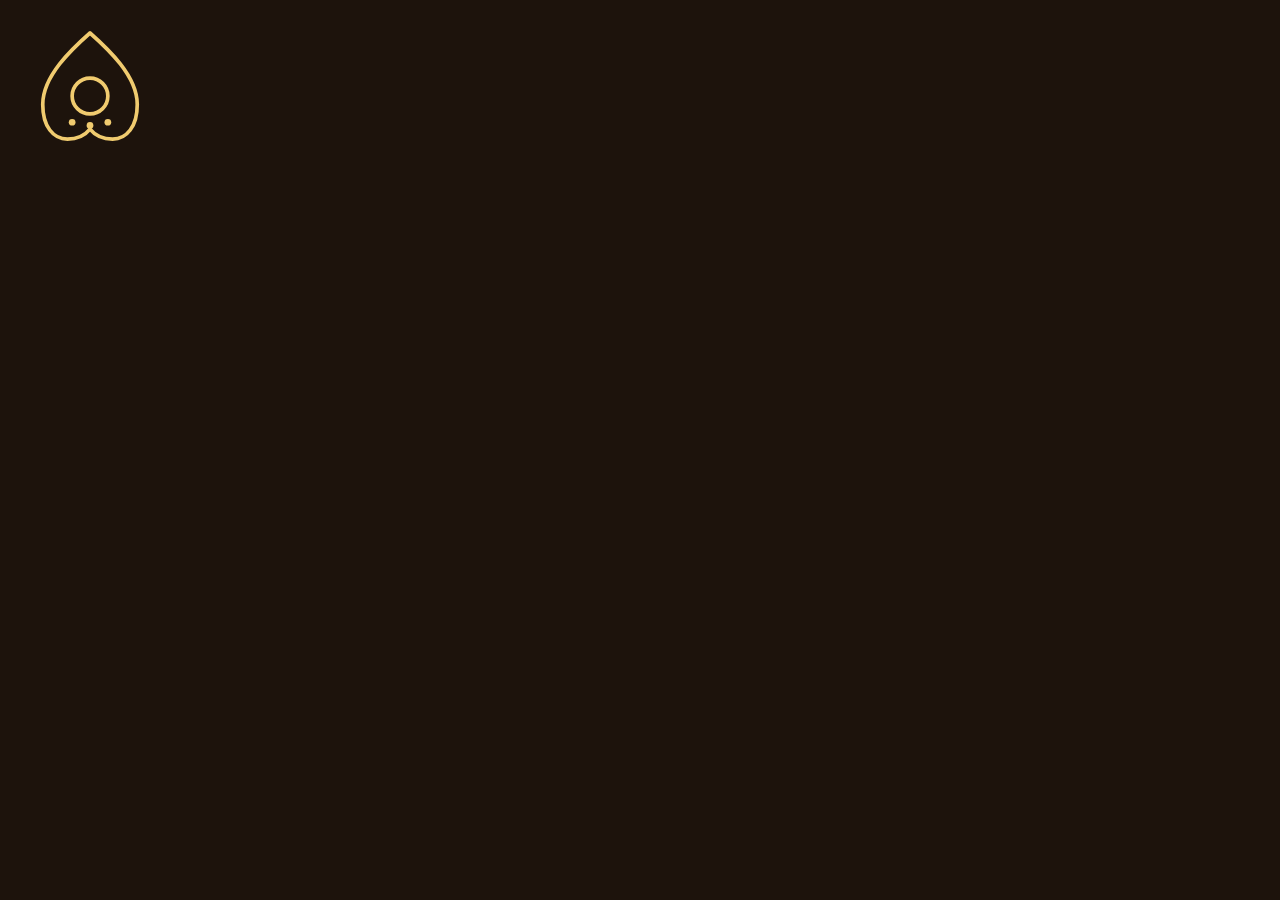
<file: _build/apple-touch-icon.html>
<!doctype html>
<!-- Home-screen icon, 180x180. Rendered to assets/apple-touch-icon.png by _build/og_image.py -->
<html lang="en">
<head>
  <meta charset="utf-8">
  <title>Touch icon</title>
  <style>
    * { margin: 0; }
    html, body { width: 180px; height: 180px; overflow: hidden; background: #1D130C; }
    svg { display: block; }
  </style>
</head>
<body>
  <svg width="180" height="180" viewBox="0 0 180 180">
    <g transform="translate(90 96) scale(1.05)" fill="none" stroke="#F0CB6F" stroke-width="3.5" stroke-linejoin="round">
      <path d="M0 -60C17 -45 45 -19 45 8C45 29 35 41 21.5 41C11.5 41 4 36.5 0 31.5C-4 36.5 -11.5 41 -21.5 41C-35 41 -45 29 -45 8C-45 -19 -17 -45 0 -60Z"/>
      <circle r="17"/>
      <g fill="#F0CB6F" stroke="none"><circle cx="-17" cy="25" r="3.2"/><circle cx="0" cy="28" r="3.2"/><circle cx="17" cy="25" r="3.2"/></g>
    </g>
  </svg>
</body>
</html>
</file>
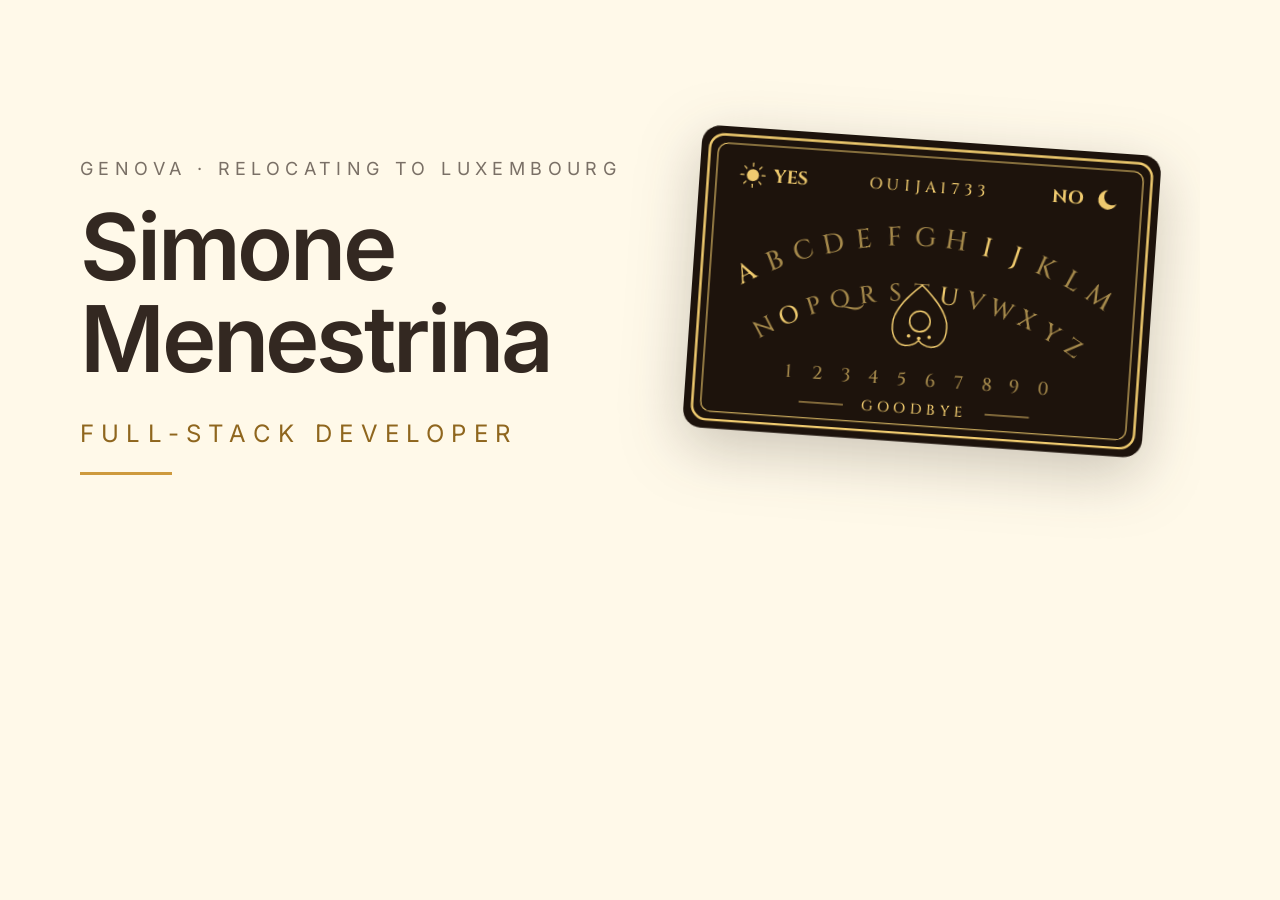
<file: _build/og-image.html>
<!doctype html>
<!-- Open Graph preview, 1200x630. Rendered to assets/og-image.png by _build/og_image.py -->
<html lang="en">
<head>
  <meta charset="utf-8">
  <title>OG image</title>
  <style>
    @font-face { font-family: "Inter"; font-weight: 400; src: url("../assets/fonts/inter-400.woff2") format("woff2"); font-display: block; }
    @font-face { font-family: "Inter"; font-weight: 600; src: url("../assets/fonts/inter-600.woff2") format("woff2"); font-display: block; }
    @font-face { font-family: "Cinzel"; font-weight: 500; src: url("../assets/fonts/cinzel-500.woff2") format("woff2"); font-display: block; }
    @font-face { font-family: "Cinzel"; font-weight: 700; src: url("../assets/fonts/cinzel-700.woff2") format("woff2"); font-display: block; }
    :root {
      --paper: #FFF9E9;
      --ink: #332821;
      --ink-soft: #7A7066;
      --gold: #CE9A3D;
      --gold-text: #8F661E;
      --night: #1D130C;
      --candle: #F0CB6F;
      --candle-dim: #A68A4C;
    }
    * { box-sizing: border-box; margin: 0; }
    html, body { width: 1200px; height: 630px; overflow: hidden; background: var(--paper); }
    body { position: relative; color: var(--ink); font-family: "Inter", sans-serif; -webkit-font-smoothing: antialiased; }
    .caps { text-transform: uppercase; letter-spacing: 0.3em; }
    .content { position: absolute; left: 80px; top: 158px; width: 560px; }
    .kicker { font-size: 18px; color: var(--ink-soft); }
    h1 { margin-top: 22px; font-size: 92px; font-weight: 600; line-height: 1; letter-spacing: -0.035em; }
    .role { margin-top: 34px; font-size: 24px; color: var(--gold-text); }
    .rule { width: 92px; height: 3px; background: var(--gold); margin-top: 24px; }
    .card { position: absolute; right: 48px; top: 140px; width: 460px; transform: rotate(4deg); filter: drop-shadow(0 18px 30px rgba(51, 40, 33, 0.25)); }
    .card svg { display: block; width: 100%; height: auto; }
    .card text { font-family: "Cinzel", serif; font-weight: 500; fill: var(--candle); text-anchor: middle; dominant-baseline: central; }
    .card .dim { fill: var(--candle-dim); }
    .card .bold { font-weight: 700; }
    .line { fill: none; stroke: var(--candle); stroke-linejoin: round; stroke-linecap: round; }
  </style>
</head>
<body>
  <div class="content">
    <p class="kicker caps">Genova · Relocating to Luxembourg</p>
    <h1>Simone<br>Menestrina</h1>
    <p class="role caps">Full-Stack Developer</p>
    <div class="rule"></div>
  </div>

  <div class="card"><svg id="board" viewBox="0 0 760 500"></svg></div>

  <script>
    // The back of the card, drawn with the same geometry as the board on the site.
    var NS = "http://www.w3.org/2000/svg";
    var svg = document.getElementById("board");
    function el(name, attrs, text) {
      var e = document.createElementNS(NS, name);
      for (var k in attrs) e.setAttribute(k, attrs[k]);
      if (text) e.textContent = text;
      svg.appendChild(e);
      return e;
    }
    el("rect", { x: 0, y: 0, width: 760, height: 500, rx: 30, fill: "#1D130C" });
    el("rect", { class: "line", x: 14, y: 14, width: 732, height: 472, rx: 24, "stroke-width": 4 });
    el("rect", { class: "line", x: 28, y: 28, width: 704, height: 444, rx: 16, "stroke-width": 1.75 });
    el("text", { x: 380, y: 78, "font-size": 26, "letter-spacing": "0.3em" }, "OUIJA1733");
    el("text", { x: 150, y: 78, "font-size": 30, class: "bold" }, "YES");
    el("text", { x: 610, y: 78, "font-size": 30, class: "bold" }, "NO");
    el("circle", { cx: 88, cy: 78, r: 10, fill: "#F0CB6F" });
    for (var k = 0; k < 8; k++) {
      var a = k * Math.PI / 4;
      el("path", { class: "line", "stroke-width": 2, d: "M" + (88 + 15 * Math.cos(a)) + " " + (78 + 15 * Math.sin(a)) + "L" + (88 + 20 * Math.cos(a)) + " " + (78 + 20 * Math.sin(a)) });
    }
    el("path", { d: "M675.1 62A16 16 0 1 0 690.8 84A13.5 13.5 0 1 1 675.1 62Z", fill: "#F0CB6F" });
    function arc(chars, r, half, size, cy) {
      var right = Math.acos(half / r) * 180 / Math.PI;
      var step = (180 - 2 * right) / (chars.length - 1);
      chars.split("").forEach(function (c, i) {
        var th = 180 - right - i * step, rad = th * Math.PI / 180;
        var x = 380 + r * Math.cos(rad), y = cy - r * Math.sin(rad);
        el("text", { x: x, y: y, "font-size": size, transform: "rotate(" + (90 - th) + " " + x + " " + y + ")", class: "OUIJA".indexOf(c) > -1 ? "" : "dim" }, c);
      });
    }
    arc("ABCDEFGHIJKLM", 580, 292, 44, 742);
    arc("NOPQRSTUVWXYZ", 488, 256, 40, 742);
    "1234567890".split("").forEach(function (c, i) { el("text", { x: 170 + i * 420 / 9, y: 398, "font-size": 30, class: "dim" }, c); });
    el("text", { x: 380, y: 446, "font-size": 24, "letter-spacing": "0.3em" }, "GOODBYE");
    el("path", { class: "line", "stroke-width": 1.5, d: "M190 446H262M498 446H570" });
    var p = el("g", { transform: "translate(380 300)" });
    [["path", { d: "M0 -60C17 -45 45 -19 45 8C45 29 35 41 21.5 41C11.5 41 4 36.5 0 31.5C-4 36.5 -11.5 41 -21.5 41C-35 41 -45 29 -45 8C-45 -19 -17 -45 0 -60Z", fill: "#1D130C" }],
     ["circle", { r: 17, fill: "none" }]].forEach(function (s) {
      var e = document.createElementNS(NS, s[0]);
      for (var k in s[1]) e.setAttribute(k, s[1][k]);
      e.setAttribute("stroke", "#F0CB6F"); e.setAttribute("stroke-width", 2.5);
      p.appendChild(e);
    });
    [[-17, 25], [0, 28], [17, 25]].forEach(function (d) {
      var c = document.createElementNS(NS, "circle");
      c.setAttribute("cx", d[0]); c.setAttribute("cy", d[1]); c.setAttribute("r", 3); c.setAttribute("fill", "#F0CB6F");
      p.appendChild(c);
    });
  </script>
</body>
</html>
</file>
<file: assets/css/style.css>
/* Simone Menestrina — Ouija portfolio
   Shared stylesheet for every language version.
   Palette and type follow the business card: cream front (paper, ink, gold),
   dark back (night, candle). */

@font-face {
  font-family: "Inter";
  font-style: normal;
  font-weight: 400;
  font-display: swap;
  src: url("../fonts/inter-400.woff2") format("woff2");
}

@font-face {
  font-family: "Inter";
  font-style: normal;
  font-weight: 600;
  font-display: swap;
  src: url("../fonts/inter-600.woff2") format("woff2");
}

@font-face {
  font-family: "Cinzel";
  font-style: normal;
  font-weight: 500;
  font-display: swap;
  src: url("../fonts/cinzel-500.woff2") format("woff2");
}

@font-face {
  font-family: "Cinzel";
  font-style: normal;
  font-weight: 700;
  font-display: swap;
  src: url("../fonts/cinzel-700.woff2") format("woff2");
}

:root {
  /* Front of the card */
  --paper: #FFF9E9;
  --paper-raised: #FFFDF7;
  --ink: #332821;          /* ~13.6:1 on --paper */
  --ink-soft: #7A7066;     /* ~4.6:1 on --paper, body text */
  --line: #E5DECF;
  --line-strong: #D3C8B2;
  --gold: #CE9A3D;         /* rules, icons, marks: never small text on paper */
  --gold-text: #8F661E;    /* gold for text on paper, ~4.9:1 */

  /* Back of the card */
  --night: #1D130C;
  --night-raised: #2A1D13;
  --candle: #F0CB6F;       /* ~11.7:1 on --night */
  --candle-dim: #A68A4C;   /* ~5.5:1 on --night */
  --candle-line: rgba(240, 203, 111, 0.3);

  --font-sans: "Inter", system-ui, -apple-system, "Segoe UI", Roboto, sans-serif;
  --font-board: "Cinzel", "Trajan Pro", Georgia, serif;

  --wrap: 1120px;
  --gutter: clamp(16px, 4vw, 40px);
  --header-h: 64px;
  --radius: 6px;

  --ease-out: cubic-bezier(0.22, 1, 0.36, 1);
  --t-fast: 0.25s;

  color-scheme: light;
}

*,
*::before,
*::after { box-sizing: border-box; }

html {
  -webkit-text-size-adjust: 100%;
  text-size-adjust: 100%;
}

@media (prefers-reduced-motion: no-preference) {
  html { scroll-behavior: smooth; }
}

body {
  margin: 0;
  background: var(--paper);
  color: var(--ink);
  font-family: var(--font-sans);
  font-size: 1.0625rem;
  line-height: 1.6;
  -webkit-font-smoothing: antialiased;
  overflow-x: hidden;
}

img { max-width: 100%; height: auto; display: block; }

h1, h2, h3, h4 {
  font-family: var(--font-sans);
  font-weight: 600;
  line-height: 1.15;
  margin: 0;
  letter-spacing: -0.02em;
}

p { margin: 0; }

strong { font-weight: 600; }

a {
  color: var(--ink);
  text-decoration-color: var(--gold);
  text-decoration-thickness: 1px;
  text-underline-offset: 0.2em;
}

a:hover { color: var(--gold-text); }

:focus-visible {
  outline: 2px solid var(--gold-text);
  outline-offset: 3px;
  border-radius: 2px;
}

::selection { background: var(--candle); color: var(--ink); }

.sr-only {
  position: absolute !important;
  width: 1px; height: 1px;
  padding: 0; margin: -1px;
  overflow: hidden;
  clip: rect(0 0 0 0);
  white-space: nowrap;
  border: 0;
}

.skip-link {
  position: absolute;
  left: 16px;
  top: -100px;
  z-index: 100;
  padding: 10px 14px;
  background: var(--ink);
  color: var(--paper);
  font-size: 0.875rem;
  text-decoration: none;
  border-radius: var(--radius);
}

.skip-link:focus { top: 12px; color: var(--paper); }

.wrap {
  width: 100%;
  max-width: calc(var(--wrap) + 2 * var(--gutter));
  margin: 0 auto;
  padding: 0 var(--gutter);
}

/* Small spaced capitals, like "FULL-STACK DEVELOPER" on the card */
.caps {
  font-family: var(--font-sans);
  font-size: 0.75rem;
  font-weight: 400;
  line-height: 1.5;
  letter-spacing: 0.25em;
  text-transform: uppercase;
}

/* ---------- Icons ---------- */

.icon {
  width: 22px;
  height: 22px;
  flex: none;
  display: block;
  transition: transform var(--t-fast) var(--ease-out), color var(--t-fast) ease;
}

.icon-lg { width: 30px; height: 30px; color: var(--gold); }
.icon-xs { width: 14px; height: 14px; }

/* ---------- Header ---------- */

.site-header {
  position: sticky;
  top: 0;
  z-index: 50;
  background: var(--paper);
  border-bottom: 1px solid var(--line);
}

.header-inner {
  display: flex;
  align-items: center;
  gap: 24px;
  min-height: var(--header-h);
}

.brand {
  display: inline-flex;
  align-items: center;
  gap: 10px;
  text-decoration: none;
  font-weight: 600;
  font-size: 1.0625rem;
  letter-spacing: -0.01em;
  margin-right: auto;
}

/* The planchette mark (logo, hero): gold outline only */
.pm-line { fill: none; stroke: currentColor; stroke-width: 3; stroke-linejoin: round; }
.pm-dots { fill: currentColor; stroke: currentColor; stroke-width: 0; }

.brand-mark {
  width: 22px;
  height: 25px;
  flex: none;
  color: var(--gold);
  transition: transform var(--t-fast) var(--ease-out);
}

.brand-mark .pm-line { stroke-width: 6; }
.brand-mark .pm-dots { stroke-width: 4; }

.brand:hover .brand-mark { transform: rotate(-8deg); }

.site-nav ul {
  display: flex;
  gap: 2px;
  margin: 0;
  padding: 0;
  list-style: none;
}

.site-nav a {
  position: relative;
  display: block;
  padding: 8px 10px;
  font-size: 0.875rem;
  color: var(--ink-soft);
  text-decoration: none;
  border-radius: var(--radius);
  transition: color var(--t-fast) ease;
}

/* Active section underline: slides in instead of jumping */
.site-nav a::after {
  content: "";
  position: absolute;
  left: 10px;
  right: 10px;
  bottom: 3px;
  height: 1px;
  background: var(--gold);
  transform: scaleX(0);
  transform-origin: left;
  transition: transform 0.35s var(--ease-out);
}

.site-nav a:hover,
.site-nav a[aria-current="true"] { color: var(--ink); }

.site-nav a[aria-current="true"]::after { transform: scaleX(1); }

.lang-switch {
  display: flex;
  align-items: center;
  font-size: 0.8125rem;
  letter-spacing: 0.08em;
}

.lang-switch ul {
  display: flex;
  align-items: center;
  margin: 0;
  padding: 0;
  list-style: none;
}

.lang-switch li + li::before {
  content: "·";
  color: var(--ink-soft);
  padding: 0 2px;
}

.lang-switch a {
  display: inline-block;
  padding: 8px 6px;
  color: var(--ink-soft);
  text-decoration: none;
}

.lang-switch a:hover { color: var(--ink); }

.lang-switch a[aria-current="page"] {
  color: var(--ink);
  text-decoration: underline;
  text-decoration-color: var(--gold);
  text-underline-offset: 0.45em;
}

.nav-toggle {
  display: none;
  align-items: center;
  gap: 8px;
  padding: 8px 12px;
  background: transparent;
  color: var(--ink);
  border: 1px solid var(--line-strong);
  border-radius: var(--radius);
  font: inherit;
  font-size: 0.875rem;
  cursor: pointer;
}

.nav-toggle-icon,
.nav-toggle-icon::before {
  display: block;
  width: 14px;
  height: 2px;
  background: currentColor;
  position: relative;
}

.nav-toggle-icon::before {
  content: "";
  position: absolute;
  top: 5px;
}

.nav-toggle-icon { transform: translateY(-2.5px); }

@media (max-width: 1080px) {
  .header-inner { gap: 12px; }

  .js .nav-toggle { display: inline-flex; order: 3; }

  .js .site-nav {
    display: none;
    position: absolute;
    top: 100%;
    left: 0;
    right: 0;
    background: var(--paper);
    border-bottom: 1px solid var(--line);
  }

  .js .site-nav.is-open { display: block; }

  .js .site-nav ul {
    flex-direction: column;
    gap: 0;
    padding: 8px var(--gutter) 16px;
  }

  .js .site-nav a {
    padding: 12px 0;
    font-size: 1rem;
    border-bottom: 1px solid var(--line);
    border-radius: 0;
  }

  .js .site-nav a::after { left: 0; right: auto; width: 32px; bottom: -1px; height: 2px; }

  .brand, .lang-switch ul { white-space: nowrap; }

  /* Without JS the nav simply wraps below the brand */
  html:not(.js) .header-inner { flex-wrap: wrap; padding: 8px 0; }
  html:not(.js) .site-nav { order: 3; width: 100%; overflow-x: auto; }
}

/* Phones: the menu button keeps only its icon so name, languages and menu fit on one line */
@media (max-width: 480px) {
  .header-inner { gap: 6px; }
  .brand { gap: 8px; font-size: 1rem; }
  .brand-mark { width: 20px; height: 23px; }
  .lang-switch a { padding: 8px 4px; }
  .lang-switch li + li::before { padding: 0; }

  .js .nav-toggle {
    width: 44px;
    height: 44px;
    padding: 0;
    justify-content: center;
    font-size: 0;
  }
}

/* ---------- Sections ---------- */

main > section {
  scroll-margin-top: var(--header-h);
}

.section {
  padding: clamp(72px, 10vw, 128px) 0;
  border-top: 1px solid var(--line);
}

.section-head {
  display: grid;
  gap: 14px;
  margin-bottom: clamp(36px, 5vw, 56px);
  max-width: 760px;
}

.section-label {
  display: flex;
  align-items: center;
  gap: 14px;
  color: var(--gold-text);
}

.section-label::after {
  content: "";
  width: 40px;
  height: 1px;
  background: var(--gold);
  transform-origin: left;
}

.section-title {
  font-size: clamp(1.875rem, 4.2vw, 3rem);
  font-weight: 600;
  letter-spacing: -0.025em;
}

.section-note { color: var(--ink-soft); }

/* ---------- Hero ---------- */

/* Spacing and sizes follow the window height too, so short laptop screens get a compact hero */
.hero {
  position: relative;
  padding: clamp(28px, min(7vw, 8vh), 88px) 0 clamp(32px, min(6vw, 7vh), 72px);
}

.hero-grid {
  display: grid;
  grid-template-columns: minmax(0, 1.35fr) minmax(0, 1fr);
  align-items: center;
  gap: clamp(32px, 6vw, 80px);
}

.hero-kicker {
  color: var(--ink-soft);
  margin-bottom: 20px;
}

.hero-name {
  font-size: clamp(2.75rem, min(7.5vw, 11vh), 5.25rem);
  font-weight: 600;
  letter-spacing: -0.035em;
  line-height: 1;
}

/* "FULL-STACK DEVELOPER" in gold with the short gold rule under it, as on the card */
.hero-role {
  margin-top: 24px;
  font-size: clamp(0.875rem, 1.6vw, 1.0625rem);
  letter-spacing: 0.3em;
  color: var(--gold-text);
}

.hero-role::after {
  content: "";
  display: block;
  width: 72px;
  height: 2px;
  background: var(--gold);
  margin-top: 18px;
}

.hero-bridge {
  margin-top: 22px;
  max-width: 50ch;
  color: var(--ink-soft);
  font-size: 1.0625rem;
}

.hero-bridge strong { color: var(--ink); }

/* The big planchette on the right, like the mark on the front of the card */
.hero-mark {
  justify-self: center;
  width: min(100%, 300px, 40vh);
  color: var(--gold);
}

.hero-planchette { display: block; width: 100%; height: auto; overflow: visible; }
.hero-planchette .pm-line { stroke-width: 2.25; }

/* Buttons: "Download CV" and "Save contact" */
.actions {
  display: flex;
  flex-wrap: wrap;
  gap: 10px;
}

.hero-actions { margin-top: 28px; }

.btn {
  display: inline-flex;
  align-items: center;
  gap: 10px;
  min-height: 48px;
  padding: 12px 20px;
  background: transparent;
  color: var(--ink);
  border: 1px solid var(--ink);
  border-radius: var(--radius);
  font-size: 0.9375rem;
  font-weight: 600;
  line-height: 1.2;
  text-decoration: none;
  transition: background-color var(--t-fast) ease, color var(--t-fast) ease, border-color var(--t-fast) ease;
}

.btn:first-child { background: var(--ink); color: var(--paper); }
.btn:hover { background: var(--night); border-color: var(--night); color: var(--candle); }
.btn:active { transform: translateY(1px); }
.btn .icon { color: inherit; }

.icon-sm { width: 18px; height: 18px; }

@media (max-width: 760px) {
  .hero-grid { grid-template-columns: 1fr; }

  /* On phones the mark shrinks into the top corner, like on the card */
  .hero-mark {
    position: absolute;
    top: clamp(28px, 6vw, 40px);
    right: var(--gutter);
    width: 46px;
  }

  .hero-planchette .pm-line { stroke-width: 4; }
  .hero-planchette .pm-dots { stroke-width: 3; }
  .hero-kicker { padding-right: 60px; }
}

@media (max-width: 420px) {
  .actions .btn { flex: 1 1 auto; justify-content: center; }
}

/* The mascot: small, in About, for whoever scrolls that far */
.mascot {
  display: flex;
  align-items: flex-end;
  gap: 16px;
  margin: 28px 0 0;
}

.mascot img {
  width: 88px;
  transition: transform 0.45s var(--ease-out);
}

.mascot:hover img { transform: rotate(-6deg); }
.mascot figcaption { color: var(--ink-soft); padding-bottom: 6px; }

/* ---------- The board: the back of the card, full width ---------- */

.board-section {
  background: var(--night);
  color: var(--candle);
  padding: 24px 0 32px;
  scroll-margin-top: var(--header-h);
}

/* The board, the answer and the question box should all be on screen together, so the
   answer can be read as the planchette finishes spelling it.
   Stacked (phones in portrait): the board leaves ~340px below it for the answer and the form. */
.board {
  --board-max: calc((100vh - var(--header-h) - 340px) * 760 / 520);
  max-width: min(820px, max(300px, var(--board-max)));
  margin: 0 auto;
}

@supports (height: 100svh) {
  .board { --board-max: calc((100svh - var(--header-h) - 340px) * 760 / 520); }
}


.board-svg {
  display: block;
  width: 100%;
  height: auto;
  user-select: none;
  -webkit-user-select: none;
  -webkit-tap-highlight-color: transparent;
  /* Vertical swipes still scroll the page; taps and sideways drags move the planchette */
  touch-action: pan-y;
}

.bd-face { fill: var(--night); stroke: var(--candle); stroke-width: 3.5; }
.bd-inner { fill: none; stroke: var(--candle); stroke-width: 1.5; }

.bd-ornament {
  fill: none;
  stroke: var(--candle);
  stroke-width: 2;
  stroke-linecap: round;
  stroke-linejoin: round;
}

.bd-ornament .bd-fill { fill: var(--candle); stroke: none; }

.bd-title {
  font-family: var(--font-board);
  font-weight: 500;
  font-size: 24px;
  letter-spacing: 0.3em;
  fill: var(--candle);
  text-anchor: middle;
  dominant-baseline: central;
}

.glyph text {
  font-family: var(--font-board);
  font-weight: 500;
  text-anchor: middle;
  dominant-baseline: central;
}

.glyph[data-ch="YES"] text,
.glyph[data-ch="NO"] text { font-weight: 700; }
.glyph[data-ch="GOODBYE"] text { letter-spacing: 0.24em; }

.g-base { fill: var(--candle-dim); }

/* The lit copy sits on top and only ever fades: opacity is all that animates */
.g-lit {
  fill: var(--candle);
  opacity: 0;
  transition: opacity 0.4s ease;
}

.glyph.keep .g-lit,
.glyph.on .g-lit { opacity: 1; }
.glyph.near .g-lit { opacity: 0.75; }

/* While an answer is on the board, OUIJA steps aside: only touched letters glow */
.board-svg.answering .glyph.keep:not(.on) .g-lit { opacity: 0; }

/* Planchette: outline only, as on the card */
.pl-shape {
  fill: var(--night);
  fill-opacity: 0.88;
  stroke: var(--candle);
  stroke-width: 2;
  stroke-linejoin: round;
}

.pl-dots { fill: var(--candle); }
.pl-glass { fill: var(--night); }
.pl-ring { fill: none; stroke: var(--candle); stroke-width: 2; }
.pl-trail circle { fill: var(--candle); opacity: 0; }

/* Ask the board */
.ask {
  display: none;
  margin-top: 4px;
}

.js .ask { display: grid; gap: 10px; }

.ask-label { color: var(--candle-dim); }

.ask-row {
  display: flex;
  gap: 10px;
}

.ask-input {
  flex: 1;
  min-width: 0;
  padding: 12px 14px;
  background: var(--night-raised);
  color: var(--candle);
  border: 1px solid var(--candle-dim);
  border-radius: var(--radius);
  font: inherit;
  font-size: 1rem;
  caret-color: var(--candle);
  transition: border-color var(--t-fast) ease;
}

.ask-input:hover { border-color: var(--candle); }

.board-section :focus-visible { outline-color: var(--candle); }
.ask-input:focus-visible { outline-offset: 2px; border-color: var(--candle); }

.ask-button {
  flex: none;
  padding: 12px 20px;
  background: var(--candle);
  color: var(--night);
  border: 1px solid var(--candle);
  border-radius: var(--radius);
  font-family: var(--font-sans);
  font-size: 0.8125rem;
  font-weight: 600;
  letter-spacing: 0.2em;
  text-transform: uppercase;
  cursor: pointer;
  transition: background-color var(--t-fast) ease, color var(--t-fast) ease;
}

.ask-button:hover { background: transparent; color: var(--candle); }
.ask-button:active { transform: translateY(1px); }

/* The answer panel: a small plaque in the board's style. Its height is fixed (room for the
   longest answer in any language) and it is never empty, so nothing below it ever moves:
   an invitation at rest, "spelling..." while the planchette moves, then the answer. */
.ask-answer {
  --lines: 5;
  --plaque-h: calc(var(--lines) * 1.5rem + 1.125rem + 6px + 30px);
  position: relative;
  display: flex;
  flex-direction: column;
  justify-content: center;
  gap: 6px;
  height: var(--plaque-h);
  margin: 14px 0 16px;
  padding: 14px 18px;
  overflow: hidden;
  border: 1px solid var(--candle-line);
  border-left: 2px solid var(--candle-dim);
  border-radius: var(--radius);
  background: linear-gradient(90deg, var(--night-raised), var(--night) 85%);
  font-size: 1rem;
  line-height: 1.5;
}

html:not(.js) .ask-answer { display: none; }

.ask-idle { color: var(--candle-dim); text-align: center; }

/* A small planchette above the invitation; it breathes while the answer is being spelled */
.ask-idle::before {
  content: "";
  display: block;
  width: 30px;
  height: 33px;
  margin: 0 auto 12px;
  background: url("data:image/svg+xml,%3Csvg xmlns='http://www.w3.org/2000/svg' viewBox='-50 -65 100 111'%3E%3Cg fill='none' stroke='%23A68A4C' stroke-width='4' stroke-linejoin='round'%3E%3Cpath d='M0 -60C17 -45 45 -19 45 8C45 29 35 41 21.5 41C11.5 41 4 36.5 0 31.5C-4 36.5 -11.5 41 -21.5 41C-35 41 -45 29 -45 8C-45 -19 -17 -45 0 -60Z'/%3E%3Ccircle r='17'/%3E%3C/g%3E%3Cg fill='%23A68A4C'%3E%3Ccircle cx='-17' cy='25' r='4'/%3E%3Ccircle cx='0' cy='28' r='4'/%3E%3Ccircle cx='17' cy='25' r='4'/%3E%3C/g%3E%3C/svg%3E") center / contain no-repeat;
}

.ask-spelling::before { animation: breathe 1.4s ease-in-out infinite; }

/* "The spirits are spelling..." with three dots that breathe while the planchette moves */
.ask-spelling::after {
  content: "...";
  display: inline-block;
  margin-left: 2px;
  animation: breathe 1.4s ease-in-out infinite;
}

@keyframes breathe {
  0%, 100% { opacity: 0.25; }
  50% { opacity: 1; }
}

.ask-prefix {
  font-size: 0.75rem;
  line-height: 1.5;
  letter-spacing: 0.25em;
  text-transform: uppercase;
  color: var(--candle-dim);
}

.ask-text { color: var(--candle); }

/* Easter egg: the mascot steps into the corner of the plaque */
.ask-mascot {
  position: absolute;
  right: 12px;
  bottom: 0;
  width: 64px;
  transform-origin: 50% 100%;   /* rises from the bottom edge, never past it */
  animation: summon 0.9s var(--ease-out) both;
}

.ask-answer:has(.ask-mascot) .ask-text,
.ask-answer:has(.ask-mascot) .ask-prefix { padding-right: 72px; }

@keyframes summon {
  from { opacity: 0; transform: scale(0.85); filter: blur(4px); }
  to { opacity: 1; transform: none; filter: none; }
}

.ask-guided { display: grid; gap: 10px; margin-top: 8px; }
.ask-guided-label { color: var(--candle-dim); }

.ask-guided ul {
  display: flex;
  flex-wrap: wrap;
  gap: 8px;
  margin: 0;
  padding: 0;
  list-style: none;
}

.ask-chip {
  padding: 8px 14px;
  background: transparent;
  color: var(--candle);
  border: 1px solid var(--candle-line);
  border-radius: 999px;
  font: inherit;
  font-size: 0.9375rem;
  line-height: 1.3;
  text-align: left;
  cursor: pointer;
  transition: border-color var(--t-fast) ease, background-color var(--t-fast) ease;
}

.ask-chip:hover { border-color: var(--candle-dim); background: var(--night-raised); }
.ask-chip:active { transform: translateY(1px); }

@media (max-width: 560px) {
  /* On phones the board runs edge to edge (minus the gutter) */
  .board-section .wrap { padding: 0 12px; }
  .ask { padding: 0 4px; }
}

@media (max-width: 420px) {
  .ask-button { padding: 12px 14px; }
}

/* Side by side (desktop, laptop, tablets and phones in landscape): the board takes the full
   height below the header. On its right, the question box sits level with the board's bottom
   edge and the answer plaque fills the space above it, so the column is exactly as tall as the
   board and the plaque's height never depends on the answer. The guided questions run in a
   row under both. */
@media (min-width: 900px), (min-width: 640px) and (orientation: landscape) {
  .board-section { padding: 20px 0 28px; }

  .board {
    --board-max: calc((100vh - var(--header-h) - 40px) * 760 / 520);
    max-width: none;
    display: grid;
    grid-template-columns: minmax(0, min(760px, max(320px, var(--board-max)))) minmax(240px, 340px);
    grid-template-rows: 1fr auto auto auto;
    justify-content: center;
    column-gap: clamp(24px, 3.5vw, 48px);
  }

  /* The form's parts become grid items of the board */
  .js .ask { display: contents; }

  /* aspect-ratio lets the grid know the board's height when it sizes the rows */
  .board-svg { grid-column: 1; grid-row: 1 / span 3; align-self: start; aspect-ratio: 760 / 520; }
  .ask-answer { grid-column: 2; grid-row: 1; height: auto; min-height: var(--plaque-h); margin: 0 0 16px; }
  .ask-label { grid-column: 2; grid-row: 2; margin-bottom: 8px; }
  .ask-row { grid-column: 2; grid-row: 3; align-self: end; }
  .ask-guided { grid-column: 1 / -1; grid-row: 4; margin-top: 20px; }
}

@supports (height: 100svh) {
  @media (min-width: 900px), (min-width: 640px) and (orientation: landscape) {
    .board { --board-max: calc((100svh - var(--header-h) - 40px) * 760 / 520); }
  }
}

/* ---------- Recruiter snapshot: readable in ten seconds ---------- */

.snapshot {
  padding: clamp(40px, 6vw, 64px) 0;
}

.snapshot-title { color: var(--gold-text); margin-bottom: 20px; }

.snapshot-list {
  display: grid;
  grid-template-columns: repeat(5, minmax(0, 1fr));
  gap: 0 24px;
  margin: 0;
}

.snapshot-list div {
  display: grid;
  align-content: start;
  gap: 8px;
  padding-top: 16px;
  border-top: 2px solid var(--gold);
}

.snapshot-list dt { color: var(--ink-soft); }
.snapshot-list dd { margin: 0; font-size: 0.9375rem; line-height: 1.5; }

.snapshot-note {
  margin-top: 24px;
  max-width: 70ch;
  color: var(--ink-soft);
  font-size: 0.9375rem;
}

@media (max-width: 960px) {
  .snapshot-list { grid-template-columns: 1fr; }

  .snapshot-list div {
    grid-template-columns: 8.5rem minmax(0, 1fr);
    gap: 12px;
    padding: 12px 0;
    border-top: 1px solid var(--line);
  }

  .snapshot-list div:first-child { border-top: 2px solid var(--gold); }
  .snapshot-list dt { padding-top: 3px; }
}

@media (max-width: 420px) {
  .snapshot-list div { grid-template-columns: 1fr; gap: 2px; }
}

/* ---------- About ---------- */

.about-grid {
  display: grid;
  grid-template-columns: minmax(0, 1.6fr) minmax(0, 1fr);
  gap: clamp(32px, 6vw, 80px);
  align-items: start;
}

.lead {
  font-size: clamp(1.25rem, 2.4vw, 1.625rem);
  line-height: 1.45;
  font-weight: 400;
}

.facts {
  margin: 0;
  display: grid;
  border-top: 1px solid var(--line);
}

.facts div {
  display: grid;
  grid-template-columns: 9.5rem 1fr;
  gap: 12px;
  padding: 14px 0;
  border-bottom: 1px solid var(--line);
}

.facts dt { color: var(--ink-soft); padding-top: 3px; }
.facts dd { margin: 0; }

@media (max-width: 760px) {
  .about-grid { grid-template-columns: 1fr; }
}

/* ---------- Services ---------- */

.services {
  display: grid;
  grid-template-columns: repeat(2, minmax(0, 1fr));
  margin: 0;
  padding: 0;
  list-style: none;
  border-top: 1px solid var(--line);
}

.service {
  position: relative;
  padding: 28px 28px 32px 0;
  border-bottom: 1px solid var(--line);
  display: grid;
  gap: 12px;
  align-content: start;
}

.service:nth-child(2n) {
  padding-left: 28px;
  padding-right: 0;
  border-left: 1px solid var(--line);
}

/* Gold rule that draws in on hover */
.service::before {
  content: "";
  position: absolute;
  top: -1px;
  left: 0;
  width: 56px;
  height: 2px;
  background: var(--gold);
  transform: scaleX(0);
  transform-origin: left;
  transition: transform 0.35s var(--ease-out);
}

.service:nth-child(2n)::before { left: 28px; }

.service-top {
  display: flex;
  align-items: center;
  justify-content: space-between;
  margin-bottom: 4px;
}

.service-num { color: var(--gold-text); }

.service h3 { font-size: clamp(1.25rem, 2.2vw, 1.5rem); }

.service p { color: var(--ink-soft); max-width: 46ch; }

.service:hover::before { transform: scaleX(1); }
.service:hover .icon { transform: translateY(-3px) rotate(-6deg); }

@media (max-width: 760px) {
  .services { grid-template-columns: 1fr; }
  .service,
  .service:nth-child(2n) { padding: 24px 0; border-left: 0; }
  .service:nth-child(2n)::before { left: 0; }
}

/* ---------- Personal projects: Lanterna and FundTracker ---------- */

.features { display: grid; gap: 20px; }

/* A learning project: dashed accent, so it never reads as client work */
.feature--learning { border-left-style: dashed; }
.feature--learning .feature-title { font-size: clamp(1.875rem, 4.5vw, 2.75rem); }

.feature {
  position: relative;
  display: grid;
  grid-template-columns: minmax(0, 1fr) minmax(0, 1.5fr);
  gap: clamp(28px, 5vw, 64px);
  padding: clamp(28px, 5vw, 56px);
  background: var(--paper-raised);
  border: 1px solid var(--line);
  border-left: 3px solid var(--gold);
  border-radius: var(--radius);
  transition: border-color var(--t-fast) ease;
}

.feature:hover { border-color: var(--line-strong) var(--line-strong) var(--line-strong) var(--gold); }

.feature-title {
  font-size: clamp(2.25rem, 5.5vw, 3.5rem);
  letter-spacing: -0.035em;
}

.feature-sub {
  margin-top: 10px;
  font-size: 1.25rem;
  color: var(--ink-soft);
}

.status {
  display: inline-flex;
  align-items: center;
  gap: 8px;
  margin-top: 22px;
  padding: 6px 12px;
  border: 1px solid var(--line-strong);
  border-radius: 999px;
  color: var(--ink);
}

.status::before {
  content: "";
  width: 8px;
  height: 8px;
  border-radius: 50%;
  background: var(--gold);
}

.feature-list {
  margin: 0;
  display: grid;
}

.feature-list div {
  padding: 16px 0;
  border-bottom: 1px solid var(--line);
  display: grid;
  gap: 4px;
}

.feature-list div:first-child { padding-top: 0; }
.feature-list div:last-child { border-bottom: 0; padding-bottom: 0; }
.feature-list dt { color: var(--ink-soft); }
.feature-list dd { margin: 0; }

@media (max-width: 760px) {
  .feature { grid-template-columns: 1fr; }
}

/* ---------- Case studies ---------- */

.cases {
  display: grid;
  grid-template-columns: repeat(2, minmax(0, 1fr));
  gap: 20px;
  margin: 0;
  padding: 0;
  list-style: none;
}

.case {
  display: flex;
  flex-direction: column;
  gap: 20px;
  padding: clamp(22px, 3vw, 32px);
  background: var(--paper-raised);
  border: 1px solid var(--line);
  border-radius: var(--radius);
  transition: transform var(--t-fast) var(--ease-out), border-color var(--t-fast) ease;
}

.case:hover {
  transform: translateY(-4px);
  border-color: var(--gold);
}

.case-head {
  display: flex;
  align-items: flex-start;
  gap: 16px;
}

.case-head > div { display: grid; gap: 8px; min-width: 0; }

.case-icon {
  display: grid;
  place-items: center;
  width: 44px;
  height: 44px;
  flex: none;
  border: 1px solid var(--line-strong);
  border-radius: 50%;
  color: var(--gold);
  transition: border-color var(--t-fast) ease;
}

.case:hover .case-icon { border-color: var(--gold); }
.case:hover .case-icon .icon { transform: scale(1.12) rotate(-6deg); }

.case-sector { color: var(--gold-text); }

.case h3 {
  font-size: clamp(1.25rem, 2.2vw, 1.5rem);
  line-height: 1.2;
}

.case dl {
  margin: 0;
  display: grid;
  gap: 16px;
}

.case dl > div {
  display: grid;
  gap: 6px;
  padding-top: 14px;
  border-top: 1px solid var(--line);
}

.case dt {
  display: flex;
  align-items: center;
  gap: 8px;
  color: var(--ink-soft);
}

.case dt .icon { color: var(--gold); }
.case dd { margin: 0; color: var(--ink); }

.case dd ul {
  margin: 0;
  padding: 0;
  list-style: none;
  display: grid;
  gap: 10px;
}

.case dd li {
  position: relative;
  padding-left: 20px;
}

.case dd li::before {
  content: "";
  position: absolute;
  left: 0;
  top: 0.8em;
  width: 10px;
  height: 1px;
  background: var(--gold);
}

/* The flagship project: full width, a touch more presence */
.case--featured {
  grid-column: 1 / -1;
  gap: 28px;
  padding: clamp(24px, 4.5vw, 48px);
  border-color: var(--line-strong);
  border-left: 3px solid var(--gold);
}

.case--featured:hover { border-color: var(--gold); }

.case--featured .case-icon { width: 52px; height: 52px; }
.case--featured .case-icon .icon { width: 26px; height: 26px; }

.case--featured h3 { font-size: clamp(1.5rem, 3.2vw, 2.125rem); }

.case--featured dl {
  grid-template-columns: minmax(0, 1fr) minmax(0, 1.25fr);
  grid-template-areas:
    "problem built"
    "result  built";
  align-items: start;
  column-gap: clamp(28px, 5vw, 56px);
  row-gap: 24px;
}

.case--featured .f-problem { grid-area: problem; }
.case--featured .f-built { grid-area: built; }
.case--featured .f-result { grid-area: result; }

@media (max-width: 760px) {
  .cases { grid-template-columns: 1fr; }
  .case--featured dl {
    grid-template-columns: 1fr;
    grid-template-areas: "problem" "built" "result";
  }
}

/* ---------- Stack ---------- */

.stack {
  display: grid;
  grid-template-columns: repeat(4, minmax(0, 1fr));
  margin: 0;
  padding: 0;
  list-style: none;
  border-top: 1px solid var(--line);
  border-left: 1px solid var(--line);
}

.stack li {
  position: relative;
  display: flex;
  flex-direction: column;
  gap: 14px;
  min-height: 150px;
  padding: 18px 20px;
  border-right: 1px solid var(--line);
  border-bottom: 1px solid var(--line);
  transition: background-color var(--t-fast) ease;
}

.stack li::before {
  content: "";
  position: absolute;
  top: -1px;
  left: -1px;
  right: -1px;
  height: 2px;
  background: var(--gold);
  transform: scaleX(0);
  transform-origin: left;
  transition: transform 0.35s var(--ease-out);
}

.stack .icon { color: var(--gold); }

.stack-name {
  font-size: clamp(1.125rem, 2vw, 1.375rem);
  font-weight: 600;
  line-height: 1.2;
}

.stack li .caps { margin-top: auto; color: var(--ink-soft); }

.stack li:hover { background: var(--paper-raised); }
.stack li:hover::before { transform: scaleX(1); }
.stack li:hover .icon { transform: translateY(-2px) scale(1.08); }

/* Currently learning: kept apart from the stack used at work */
.learning {
  display: grid;
  grid-template-columns: auto minmax(0, 1fr);
  align-items: center;
  gap: 12px 28px;
  margin-top: 28px;
  padding: 20px 24px;
  border: 1px dashed var(--line-strong);
  border-radius: var(--radius);
}

.learning h3 { color: var(--ink-soft); font-weight: 400; grid-row: span 2; }

.learning ul {
  display: flex;
  flex-wrap: wrap;
  gap: 10px 28px;
  margin: 0;
  padding: 0;
  list-style: none;
}

.learning li { display: flex; align-items: center; gap: 10px; }
.learning .icon { color: var(--gold); }
.learning .stack-name { font-size: 1.125rem; }
.learning p { color: var(--ink-soft); font-size: 0.9375rem; }

@media (max-width: 860px) {
  .stack { grid-template-columns: repeat(2, minmax(0, 1fr)); }
  .learning { grid-template-columns: 1fr; }
  .learning h3 { grid-row: auto; }
}

@media (max-width: 420px) {
  .stack li { min-height: 132px; padding: 16px; }
}

/* ---------- Experience ---------- */

.exp-grid {
  display: grid;
  grid-template-columns: minmax(0, 1.4fr) minmax(0, 1fr);
  gap: clamp(32px, 6vw, 80px);
}

.exp-col h3.caps {
  color: var(--ink-soft);
  font-weight: 400;
  padding-bottom: 14px;
  border-bottom: 1px solid var(--line);
}

.entry {
  padding: 22px 0;
  border-bottom: 1px solid var(--line);
  display: grid;
  gap: 6px;
}

.entry h4 {
  font-size: 1.25rem;
  line-height: 1.25;
}

.entry .meta { color: var(--gold-text); }
.entry p { color: var(--ink-soft); }

.entry ul {
  margin: 4px 0 0;
  padding: 0;
  list-style: none;
  display: grid;
  gap: 8px;
  color: var(--ink-soft);
}

.entry li {
  position: relative;
  padding-left: 20px;
}

.entry li::before {
  content: "";
  position: absolute;
  left: 0;
  top: 0.8em;
  width: 10px;
  height: 1px;
  background: var(--gold);
}

.langs {
  margin: 0;
  display: grid;
}

.langs div {
  display: flex;
  justify-content: space-between;
  gap: 16px;
  padding: 14px 0;
  border-bottom: 1px solid var(--line);
}

.langs dt { font-weight: 600; }
.langs dd { margin: 0; color: var(--ink-soft); }

.exp-sub { margin-top: 40px; }

@media (max-width: 760px) {
  .exp-grid { grid-template-columns: 1fr; }
}

/* ---------- Contact ---------- */

.contact-list {
  margin: 0;
  padding: 0;
  list-style: none;
  border-top: 1px solid var(--line);
}

.contact-list li { border-bottom: 1px solid var(--line); }

.contact-list a {
  display: grid;
  grid-template-columns: 8.5rem minmax(0, 1fr) auto;
  align-items: center;
  gap: 16px;
  padding: 22px 0;
  text-decoration: none;
}

.contact-label {
  display: flex;
  align-items: center;
  gap: 10px;
  color: var(--ink-soft);
}

.contact-label .icon { color: var(--gold); }

.contact-value {
  font-size: clamp(1.125rem, 2.1vw, 1.625rem);
  font-weight: 600;
  line-height: 1.2;
  letter-spacing: -0.02em;
  overflow-wrap: anywhere;
  transition: color var(--t-fast) ease;
}

.contact-arrow { color: var(--gold); }

.contact-list a:hover .contact-value { color: var(--gold-text); }
.contact-list a:hover .contact-label .icon { transform: rotate(-8deg) scale(1.1); }
.contact-list a:hover .contact-arrow { transform: translate(3px, -3px); }

.contact-actions { margin-top: 32px; }

@media (max-width: 560px) {
  .contact-list a { grid-template-columns: minmax(0, 1fr) auto; gap: 8px 16px; }
  .contact-label { grid-column: 1 / -1; }
}

.contact-grid {
  display: grid;
  grid-template-columns: minmax(0, 1.5fr) minmax(0, 1fr);
  gap: clamp(32px, 6vw, 72px);
  align-items: start;
}

@media (max-width: 960px) {
  .contact-grid { grid-template-columns: 1fr; }
}

/* ---------- The business card, front and back, flipping in 3D ---------- */

.bizcard-wrap {
  margin: 0;
  display: grid;
  gap: 14px;
  justify-items: center;
}

.bizcard {
  display: block;
  width: 100%;
  max-width: 440px;
  aspect-ratio: 1368 / 896;   /* the printed card, as in the PDF */
  padding: 0;
  background: none;
  border: 0;
  border-radius: 3.216% / 4.911%;   /* 44 units of the 1368x896 card: the gold border's corners */
  cursor: pointer;
  perspective: 1400px;
  container-type: inline-size;
  -webkit-tap-highlight-color: transparent;
}

.bizcard-inner {
  position: relative;
  display: block;
  width: 100%;
  height: 100%;
  transform-style: preserve-3d;
  transition: transform 0.9s var(--ease-out);
}

.bizcard[aria-pressed="true"] .bizcard-inner { transform: rotateY(180deg); }
.bizcard:hover .bizcard-inner { translate: 0 -3px; }

.bizcard-face {
  position: absolute;
  inset: 0;
  display: block;
  border-radius: 3.216% / 4.911%;
  overflow: hidden;
  -webkit-backface-visibility: hidden;
  backface-visibility: hidden;
  box-shadow: 0 14px 30px -12px rgba(51, 40, 33, 0.35);
}

.bizcard-front {
  background: var(--paper-raised);
  border: 1px solid var(--line);
  color: var(--ink);
  text-align: left;
  padding: 11cqw 9cqw 0;
}

.bizcard-back { background: var(--night); transform: rotateY(180deg); }

.bc-mark { position: absolute; top: 9cqw; right: 9cqw; width: 9cqw; color: var(--gold); }
.bc-planchette { display: block; width: 100%; height: auto; }

.bc-name {
  display: block;
  font-size: 6.4cqw;
  font-weight: 600;
  letter-spacing: -0.02em;
  line-height: 1.1;
}

.bc-role {
  display: block;
  margin-top: 3.4cqw;
  font-size: 2.6cqw;
  letter-spacing: 0.3em;
  text-transform: uppercase;
  color: var(--gold-text);
}

.bc-role::after {
  content: "";
  display: block;
  width: 11cqw;
  height: 0.35cqw;
  margin-top: 3.4cqw;
  background: var(--gold);
}

.bc-info {
  display: block;
  margin-top: 6cqw;
  font-size: 2.9cqw;
  line-height: 1.55;
  color: var(--ink-soft);
}

.cb { display: block; width: 100%; height: 100%; }
.cb-line { fill: none; stroke: var(--candle); stroke-width: 2; stroke-linecap: round; stroke-linejoin: round; }
.cb-fill { fill: var(--candle); }
.cb-pl { fill: var(--night); }

.cb-text text,
text.cb-text {
  font-family: var(--font-board);
  font-weight: 500;
  fill: var(--candle);
  text-anchor: middle;
  dominant-baseline: central;
}

.cb .cb-bold { font-weight: 700; }

.bizcard-hint { color: var(--ink-soft); }
html:not(.js) .bizcard-hint { display: none; }

/* ---------- Moovijob Week banner ---------- */

.moovi {
  background: var(--night);
  color: var(--candle);
}

.moovi[hidden] { display: none; }

.moovi-inner {
  display: flex;
  flex-wrap: wrap;
  align-items: center;
  gap: 10px 20px;
  padding-top: 10px;
  padding-bottom: 10px;
}

.moovi-text { flex: 1 1 260px; font-size: 0.9375rem; }

.moovi .btn {
  min-height: 40px;
  padding: 8px 14px;
  font-size: 0.875rem;
  color: var(--candle);
  border-color: var(--candle-dim);
  background: transparent;
}

.moovi .btn:first-child { background: var(--candle); border-color: var(--candle); color: var(--night); }
.moovi .btn:hover { background: var(--night-raised); color: var(--candle); border-color: var(--candle); }
.moovi :focus-visible { outline-color: var(--candle); }

.moovi-close {
  display: grid;
  place-items: center;
  width: 40px;
  height: 40px;
  padding: 0;
  background: transparent;
  color: var(--candle);
  border: 0;
  border-radius: 50%;
  cursor: pointer;
}

.moovi-close:hover { background: var(--night-raised); }

@media (max-width: 560px) {
  .moovi-inner { position: relative; padding-right: 52px; }
  .moovi-close { position: absolute; top: 6px; right: 8px; }
  .moovi-actions { flex: 1 1 100%; }
  .moovi .btn { flex: 1 1 auto; justify-content: center; }
}

/* Contacts printed under the name; on screen they live in the Contact section */
.print-contacts { display: none; }

/* ---------- Footer: the back of the card ---------- */

.site-footer {
  background: var(--night);
  color: var(--candle-dim);
  padding: 40px 0 48px;
}

.footer-inner {
  display: flex;
  flex-wrap: wrap;
  justify-content: space-between;
  align-items: center;
  gap: 16px;
}

.goodbye {
  font-family: var(--font-board);
  font-weight: 500;
  font-size: 1rem;
  letter-spacing: 0.3em;
  color: var(--candle);
}

/* ---------- Motion ----------
   Everything below needs html.motion, which is only set by JS when the
   visitor has not asked for reduced motion. No JS = everything visible. */

@media (prefers-reduced-motion: no-preference) {
  .hero-planchette { animation: float 6s ease-in-out infinite; }
}

@keyframes float {
  0%, 100% { transform: translateY(0); }
  50% { transform: translateY(-10px); }
}

/* Reveal on scroll: uses the `translate` property so it never fights
   the hover `transform` on the same card. */
.motion [data-reveal] {
  opacity: 0;
  translate: 0 18px;
  transition-property: opacity, translate, transform, border-color, background-color;
  transition-duration: 0.7s, 0.7s, var(--t-fast), var(--t-fast), var(--t-fast);
  transition-timing-function: ease, var(--ease-out), var(--ease-out), ease, ease;
  transition-delay: var(--d, 0ms), var(--d, 0ms), 0s, 0s, 0s;
}

.motion [data-reveal].is-in {
  opacity: 1;
  translate: none;
}

/* Section number: the rule after "01 / About" draws itself in */
.motion .section-label[data-reveal]::after {
  transform: scaleX(0);
  transition: transform 0.8s var(--ease-out) 0.25s;
}

.motion .section-label[data-reveal].is-in::after { transform: scaleX(1); }

/* Board: O-U-I-J-A stays dark until the planchette spells it */
.motion .board-svg:not(.spelled) .glyph.keep:not(.on) .g-lit { opacity: 0; }

@media (prefers-reduced-motion: reduce) {
  *,
  *::before,
  *::after {
    animation: none !important;
    transition: none !important;
    scroll-behavior: auto !important;
  }

  [data-reveal] { opacity: 1 !important; translate: none !important; }
  .pl-trail { display: none; }
}

/* ---------- Print: the page becomes a plain CV ----------
   No board, no animation, no navigation; contacts under the name, white paper. */

@media print {
  @page { size: A4; margin: 14mm 14mm 12mm; }

  :root {
    --paper: #fff;
    --paper-raised: #fff;
    --ink: #000;
    --ink-soft: #3d3d3d;
    --line: #d0d0d0;
    --line-strong: #bdbdbd;
  }

  html, body { background: #fff; }
  body { font-size: 8.5pt; line-height: 1.38; color: #000; }
  .caps { letter-spacing: 0.14em; font-size: 7pt; }

  .skip-link,
  .moovi,
  .site-header,
  .board-section,
  .hero-mark,
  .actions,
  .mascot,
  .bizcard-wrap,
  .site-footer,
  .section-label,
  .section-note,
  .icon,
  .case-icon,
  .service-top,
  #services,
  #contact { display: none !important; }

  .motion [data-reveal] { opacity: 1 !important; translate: none !important; }
  *, *::before, *::after { animation: none !important; transition: none !important; box-shadow: none !important; }

  a { color: inherit; text-decoration: none; }
  .learning a { text-decoration: underline; }

  .wrap { max-width: none; padding: 0; }

  .hero { padding: 0 0 6pt; }
  .hero-grid { display: block; }
  .hero-kicker { margin-bottom: 4pt; }
  .hero-name { font-size: 24pt; }
  .hero-name br { display: none; }
  .hero-role { margin-top: 6pt; font-size: 9pt; color: #000; }
  .hero-role::after { display: none; }
  .hero-bridge { margin-top: 6pt; max-width: none; font-size: 9.5pt; color: #000; }
  .print-contacts { display: block; margin-top: 6pt; font-size: 9pt; font-weight: 600; }

  .snapshot { padding: 6pt 0; border-top: 1px solid var(--line); }
  .snapshot-title { margin-bottom: 4pt; color: #000; font-weight: 600; }
  .snapshot-list { grid-template-columns: 1fr; }
  .snapshot-list div,
  .snapshot-list div:first-child { grid-template-columns: 24mm 1fr; gap: 6pt; padding: 1pt 0; border: 0; }
  .snapshot-list dd { font-size: 9pt; }
  .snapshot-note { display: none; }

  .section { padding: 8pt 0; border-top: 1px solid var(--line); }
  .section-head { margin-bottom: 6pt; }
  .section-title { font-size: 12pt; letter-spacing: 0; }

  .about-grid { display: block; }
  .lead { font-size: 9.5pt; }
  .about-side { display: none; }

  .features { gap: 6pt; }
  .feature { display: grid; grid-template-columns: 38mm 1fr; gap: 8pt; padding: 0; border: 0; }
  .feature-title, .feature--learning .feature-title { font-size: 11pt; letter-spacing: 0; }
  .feature-sub { margin-top: 2pt; font-size: 9pt; }
  .status { display: none; }
  .feature-list div { padding: 2pt 0; border: 0; grid-template-columns: 26mm 1fr; display: grid; }

  .cases { grid-template-columns: 1fr 1fr; gap: 6pt 12pt; }
  .case { padding: 0; border: 0; gap: 3pt; break-inside: avoid; }
  .case--featured { padding: 0; border: 0; }
  .case-head > div { gap: 1pt; }
  .case h3, .case--featured h3 { font-size: 10pt; }
  .case dl, .case--featured dl { display: grid; grid-template-columns: 1fr; grid-template-areas: none; gap: 2pt; }
  .case--featured .f-problem, .case--featured .f-built, .case--featured .f-result { grid-area: auto; }
  .case dl > div { padding-top: 0; border: 0; gap: 0; }
  .case dt { display: none; }
  .case--featured dl { grid-template-columns: 1fr 1fr; column-gap: 12pt; }
  .case--featured .f-built { grid-row: span 2; }
  .case dd ul { gap: 1pt; }
  .case dd li { padding-left: 8pt; }
  .case dd li::before { width: 4pt; top: 0.7em; }

  .stack { grid-template-columns: repeat(6, 1fr); border: 0; }
  .stack li { min-height: 0; padding: 1pt 0; border: 0; gap: 0; }
  .stack-name { font-size: 9pt; }
  .stack li .caps { display: none; }
  .learning { display: block; margin-top: 4pt; padding: 0; border: 0; }
  .learning h3, .learning ul, .learning li { display: inline; }
  .learning h3::after { content: ": "; }
  .learning li + li::before { content: ", "; }
  .learning .stack-name { font-size: 9pt; }
  .learning p { display: inline; margin-left: 4pt; font-size: 8.5pt; }

  .exp-grid { grid-template-columns: 1.5fr 1fr; gap: 12pt; }
  .exp-col h3.caps { padding-bottom: 2pt; }
  .entry { padding: 4pt 0; gap: 1pt; border: 0; }
  .entry h4 { font-size: 10pt; }
  .entry ul { gap: 1pt; }
  .langs div { padding: 2pt 0; border: 0; }
  .exp-sub { margin-top: 6pt; }

  .snapshot, .entry, .feature, #experience { break-inside: avoid; }
  .case--featured { break-inside: auto; }
  h2, h3, h4 { break-after: avoid; }
}
</file>
